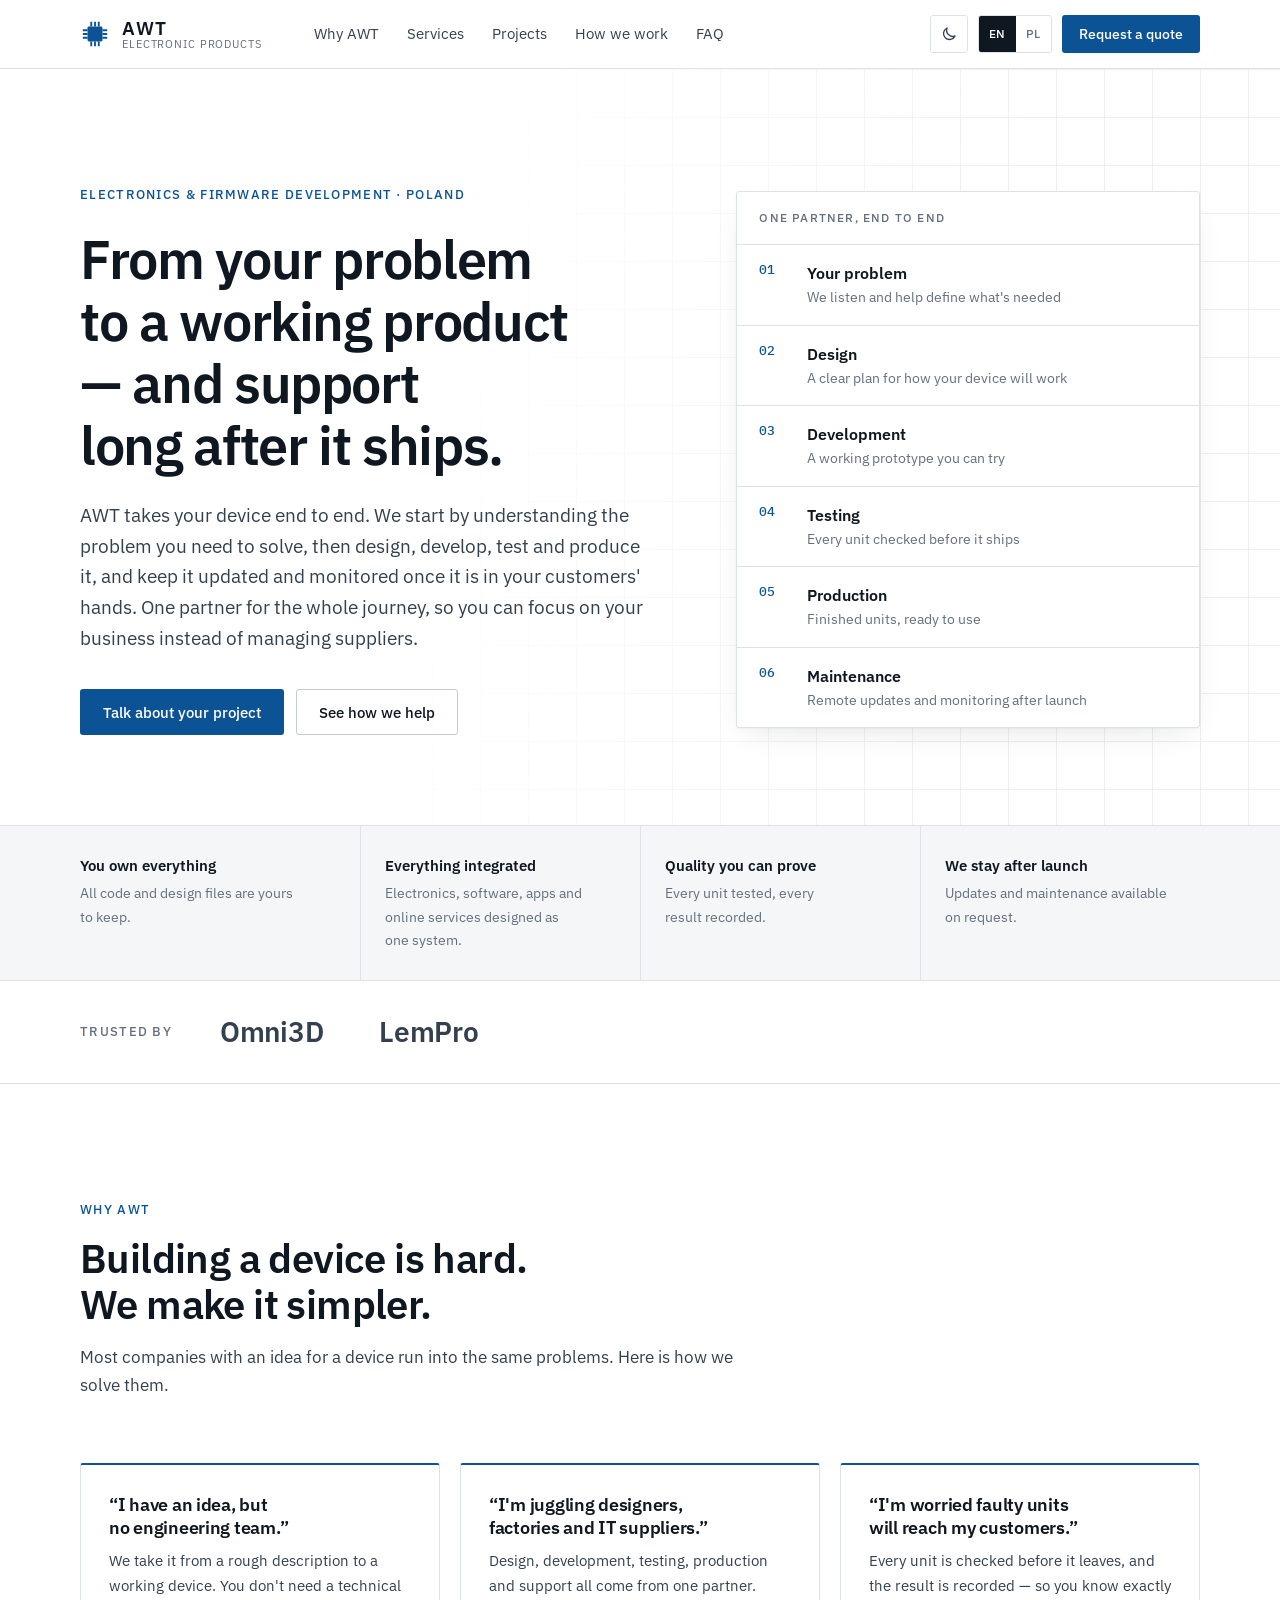
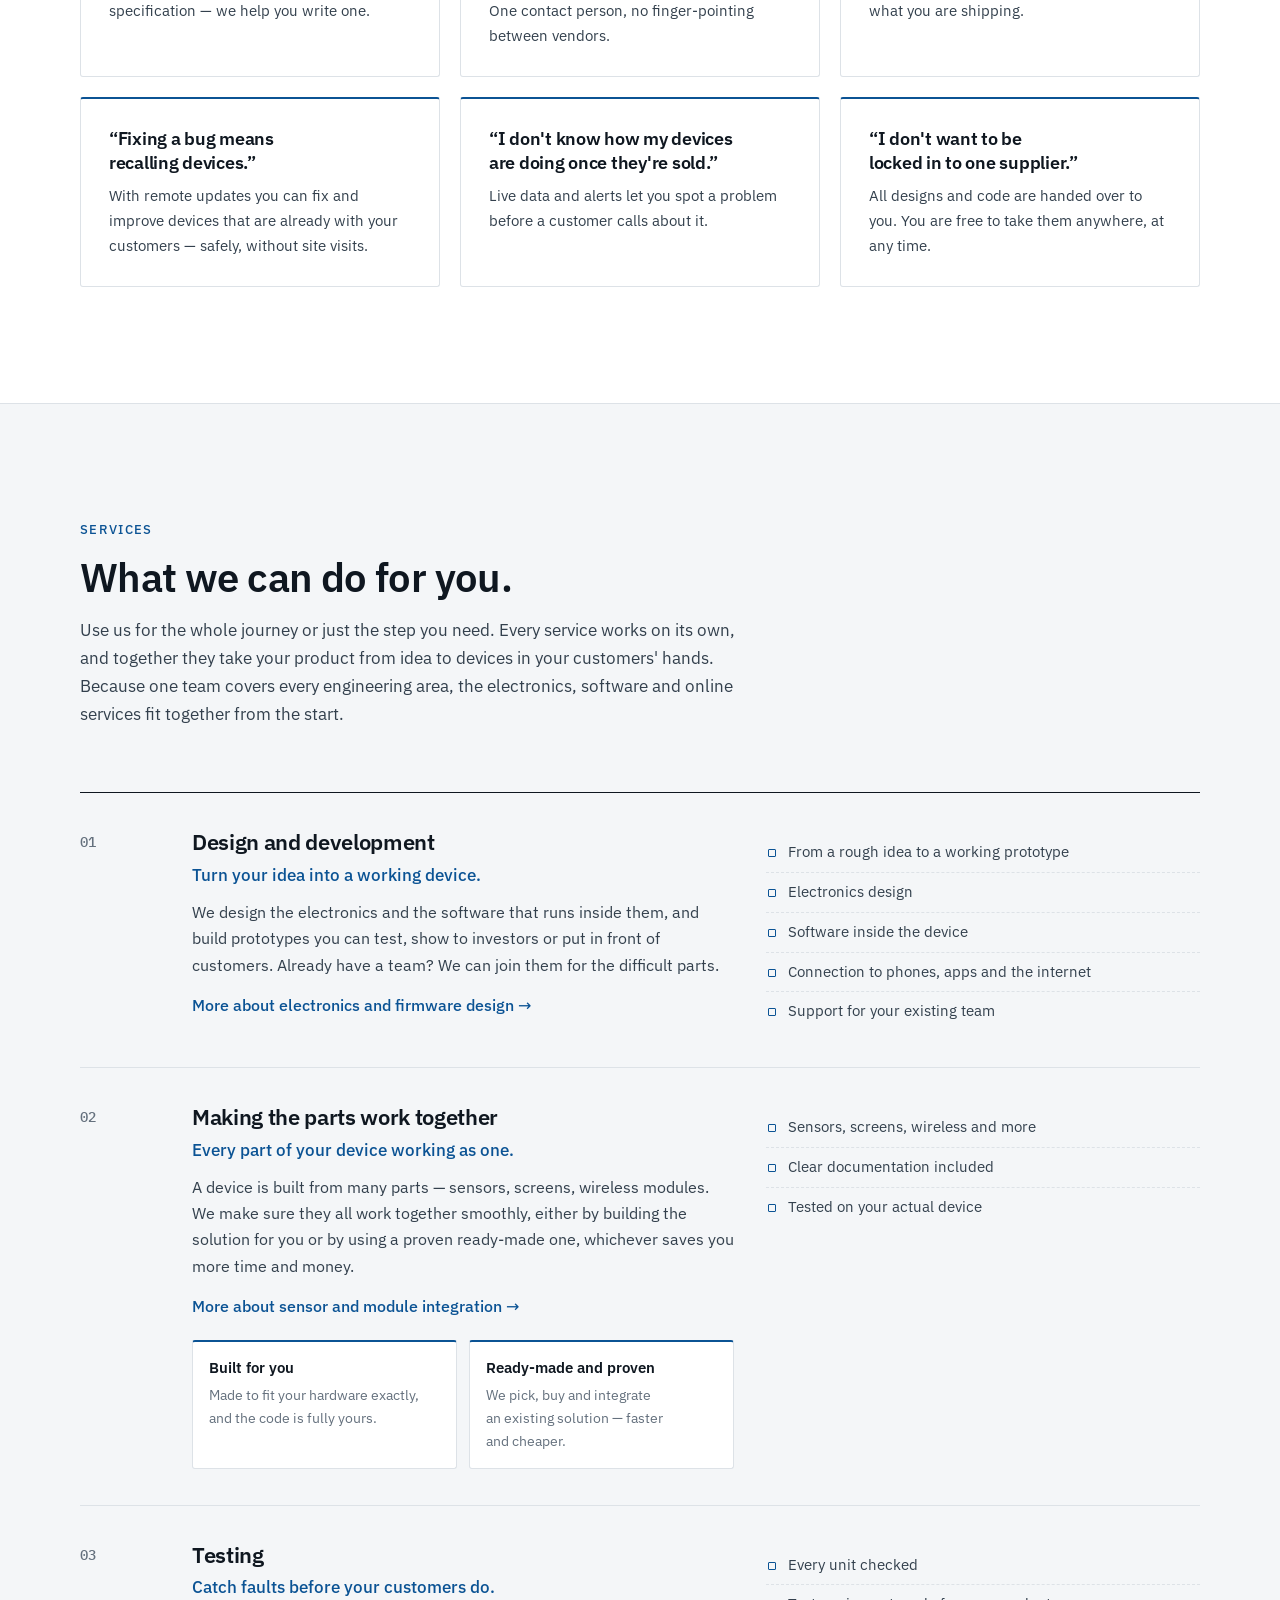
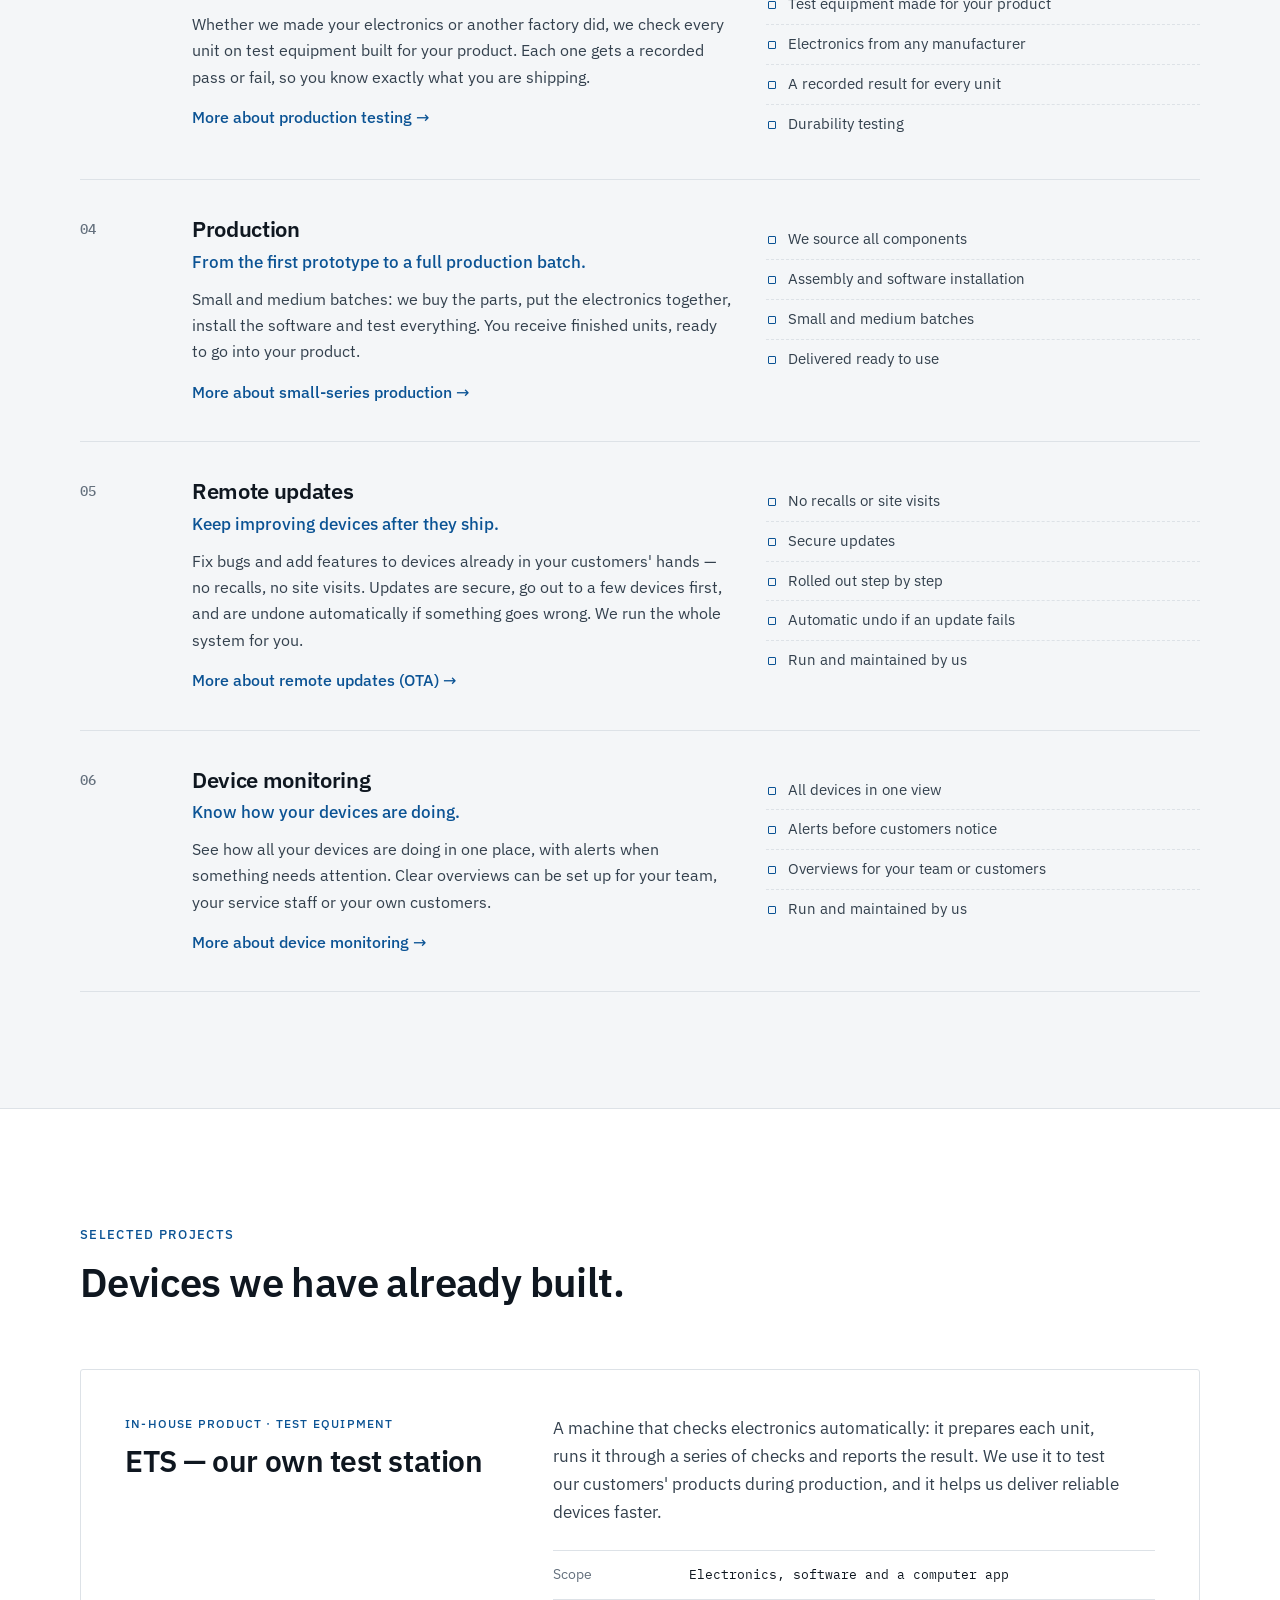
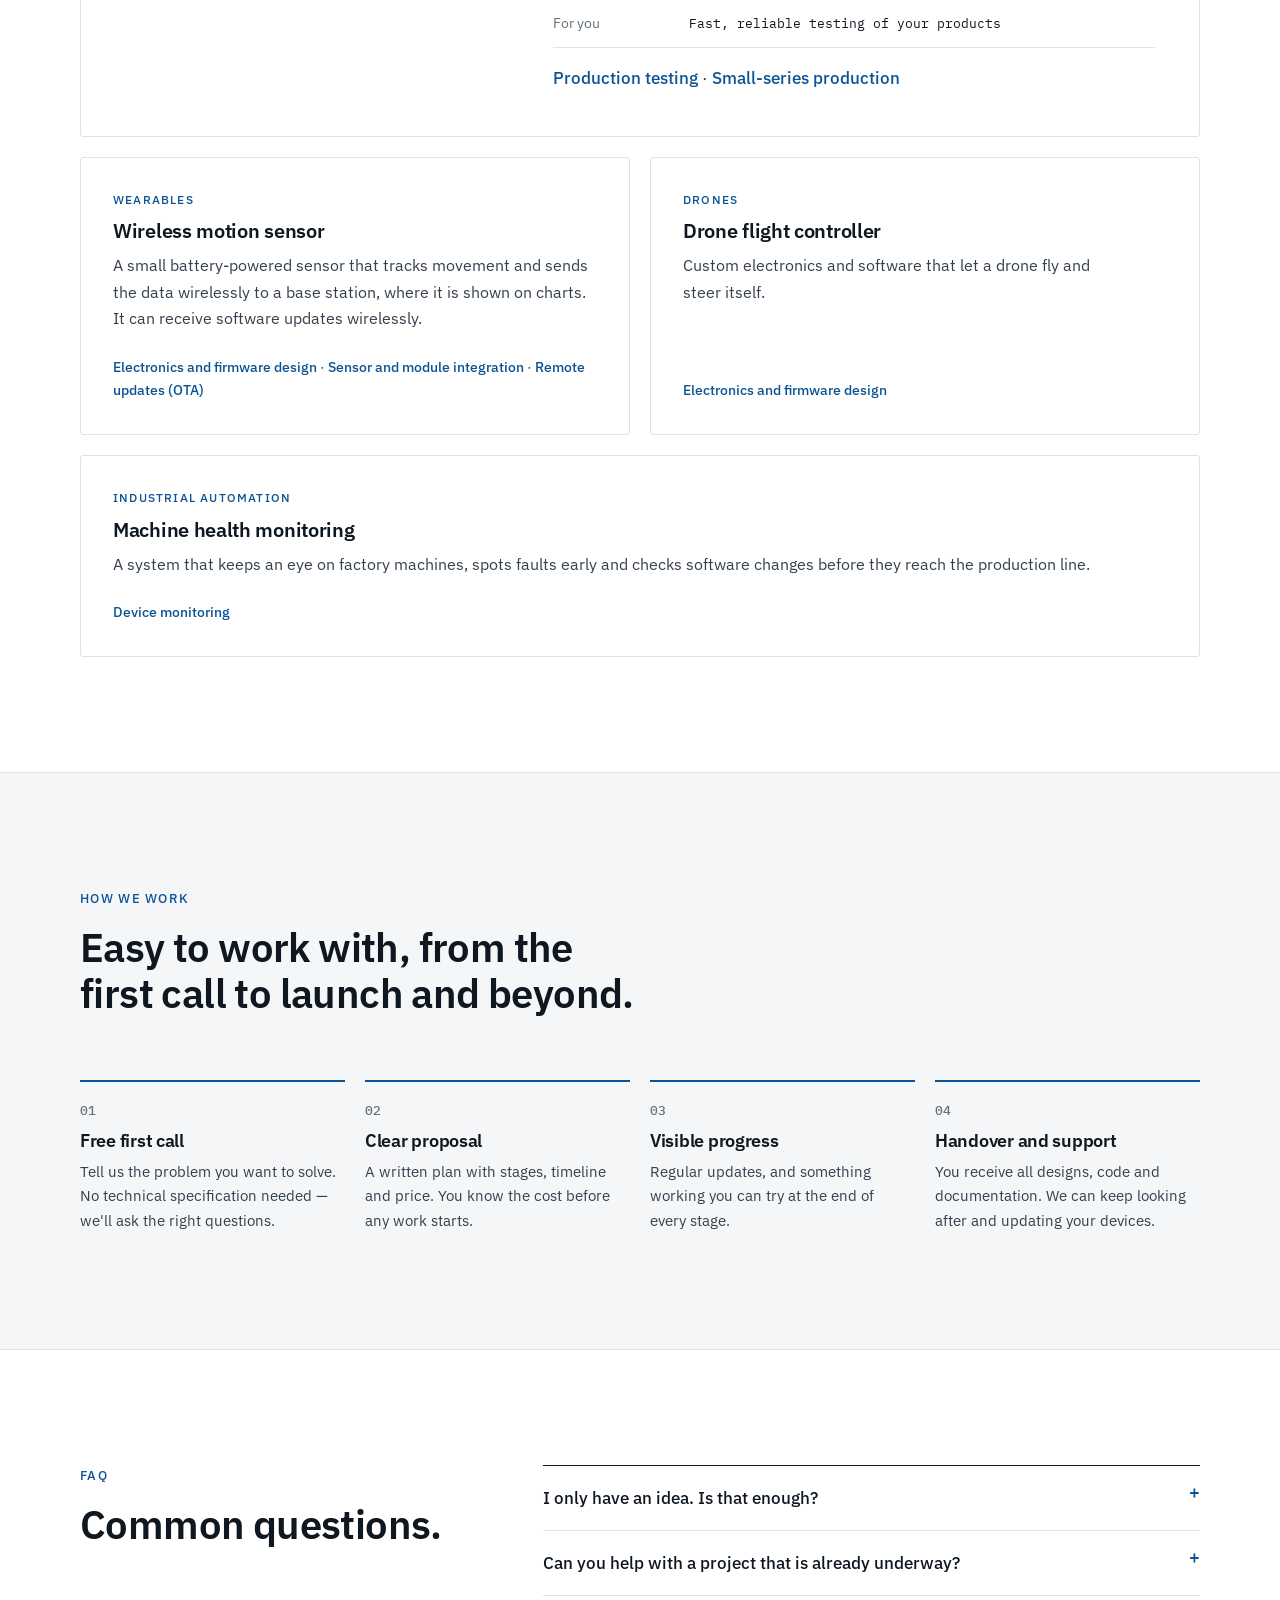
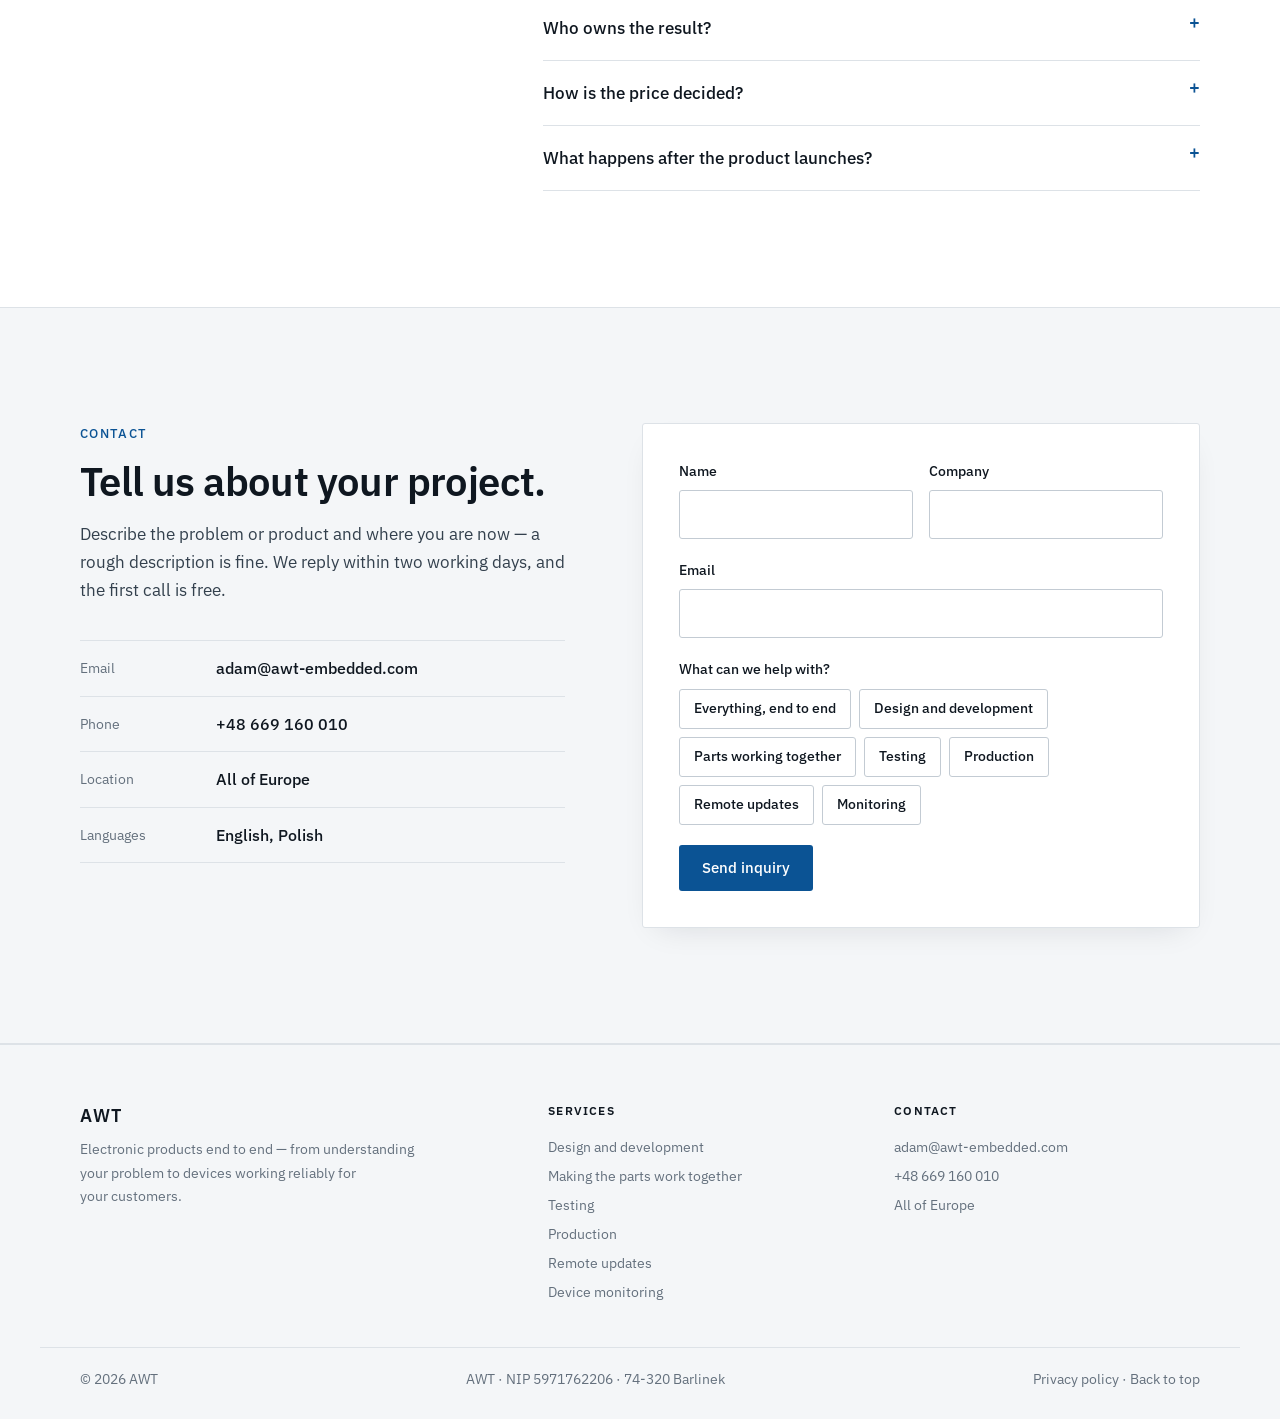
<file: index.html>
<!doctype html>
<html lang="en">
<head>
  <meta charset="utf-8">
  <meta name="viewport" content="width=device-width, initial-scale=1">
  <title>Embedded Electronics &amp; Firmware Development — AWT, Poland</title>
  <meta name="description" content="Embedded electronics and firmware design, prototyping, testing and small-series production, plus remote updates and device monitoring. One partner from idea to finished product.">
  <meta name="color-scheme" content="light dark">
  <script id="lang-redirect">
    // Polish visitors (saved choice or browser language) go to /pl/ — EN link sets "en" first.
    try { var l = localStorage.getItem("awt-lang"); } catch (e) {}
    if (!l) l = (navigator.language || "").toLowerCase().indexOf("pl") === 0 ? "pl" : "en";
    if (l === "pl") location.replace("pl/" + location.hash);
  </script>
  <script>
    // set theme before first paint
    try { var t = localStorage.getItem("awt-theme"); } catch (e) {}
    document.documentElement.dataset.theme = t === "dark" ? "dark" : "light";
  </script>
  <link rel="icon" href="favicon.svg" type="image/svg+xml">
  <link rel="preload" href="fonts/ibm-plex-sans-latin.woff2" as="font" type="font/woff2" crossorigin>
  <link rel="canonical" href="https://www.awt-embedded.com/">
  <link rel="alternate" hreflang="en" href="https://www.awt-embedded.com/">
  <link rel="alternate" hreflang="pl" href="https://www.awt-embedded.com/pl/">
  <link rel="alternate" hreflang="x-default" href="https://www.awt-embedded.com/">
  <meta property="og:type" content="website">
  <meta property="og:site_name" content="AWT">
  <meta property="og:title" content="Embedded Electronics &amp; Firmware Development — AWT">
  <meta property="og:description" content="From your problem to a working product — design, development, testing, production and maintenance from one partner.">
  <meta property="og:url" content="https://www.awt-embedded.com/">
  <meta property="og:image" content="https://www.awt-embedded.com/og-image.png">
  <meta property="og:image:width" content="1200">
  <meta property="og:image:height" content="630">
  <meta property="og:locale" content="en_GB">
  <meta property="og:locale:alternate" content="pl_PL">
  <meta name="twitter:card" content="summary_large_image">
  <script type="application/ld+json">
  {
    "@context": "https://schema.org",
    "@type": "ProfessionalService",
    "name": "AWT",
    "url": "https://www.awt-embedded.com/",
    "image": "https://www.awt-embedded.com/og-image.png",
    "description": "Embedded electronics and firmware development: design, prototyping, testing, small-series production, remote updates and device monitoring.",
    "email": "adam@awt-embedded.com",
    "telephone": "+48669160010",
    "taxID": "5971762206",
    "address": { "@type": "PostalAddress", "postalCode": "74-320", "addressLocality": "Barlinek", "addressCountry": "PL" },
    "areaServed": "Europe",
    "knowsLanguage": ["en", "pl"],
    "knowsAbout": ["Embedded systems", "Electronics design", "PCB design", "Firmware development", "Prototyping", "Production testing", "OTA updates", "IoT device monitoring"]
  }
  </script>
  <link rel="stylesheet" href="styles.css">
</head>
<body>
  <a class="skip" href="#main" data-i18n="skip">Skip to content</a>

  <header class="topbar">
    <div class="wrap topbar__inner">
      <a class="brand" href="#top" aria-label="AWT — home">
        <svg class="brand__logo" viewBox="0 0 32 32" aria-hidden="true">
          <rect x="8" y="8" width="16" height="16" rx="1.5"/>
          <path d="M12 3v5M16 3v5M20 3v5M12 24v5M16 24v5M20 24v5M3 12h5M3 16h5M3 20h5M24 12h5M24 16h5M24 20h5"/>
        </svg>
        <span class="brand__text">
          <span class="brand__name">AWT</span>
          <span class="brand__sub" data-i18n="brand">Electronic products</span>
        </span>
      </a>
      <nav class="nav" aria-label="Main">
        <a href="#why" data-i18n="nav.why">Why AWT</a>
        <a href="#services" data-i18n="nav.services">Services</a>
        <a href="#projects" data-i18n="nav.projects">Projects</a>
        <a href="#process" data-i18n="nav.process">How we work</a>
        <a href="#faq" data-i18n="nav.faq">FAQ</a>
      </nav>
      <div class="topbar__tools">
        <button class="iconbtn" type="button" id="theme-toggle" aria-label="Toggle dark mode">
          <svg class="i-moon" viewBox="0 0 24 24" aria-hidden="true"><path d="M20 14.5A8 8 0 0 1 9.5 4a8 8 0 1 0 10.5 10.5z"/></svg>
          <svg class="i-sun" viewBox="0 0 24 24" aria-hidden="true"><circle cx="12" cy="12" r="4"/><path d="M12 2v2M12 20v2M2 12h2M20 12h2M4.9 4.9l1.4 1.4M17.7 17.7l1.4 1.4M4.9 19.1l1.4-1.4M17.7 6.3l1.4-1.4"/></svg>
        </button>
        <div class="lang" role="group" aria-label="Language">
          <a href="./" data-lang="en" hreflang="en" lang="en" aria-current="page">EN</a>
          <a href="pl/" data-lang="pl" hreflang="pl" lang="pl">PL</a>
        </div>
        <a class="btn btn--primary btn--sm" href="#contact" data-i18n="nav.cta">Request a quote</a>
      </div>
    </div>
  </header>

  <main id="main">
    <!-- HERO -->
    <section class="hero" id="top">
      <div class="wrap hero__grid">
        <div class="hero__copy">
          <p class="kicker" data-i18n="hero.kicker">Electronics &amp; firmware development · Poland</p>
          <h1 data-i18n="hero.title">From your problem to a working product — and support long after it ships.</h1>
          <p class="lede" data-i18n="hero.lede">AWT takes your device end to end. We start by understanding the problem you need to solve, then design, develop, test and produce it, and keep it updated and monitored once it is in your customers' hands. One partner for the whole journey, so you can focus on your business instead of managing suppliers.</p>
          <div class="hero__actions">
            <a class="btn btn--primary" href="#contact" data-i18n="hero.cta">Talk about your project</a>
            <a class="btn btn--line" href="#why" data-i18n="hero.cta2">See how we help</a>
          </div>
        </div>

        <nav class="lifecycle" aria-label="End-to-end journey">
          <p class="lifecycle__title" data-i18n="lc.title">One partner, end to end</p>
          <ol>
            <li><a href="#process"><span class="lc__no">01</span><span class="lc__name" data-i18n="lc.1">Your problem</span><span class="lc__desc" data-i18n="lc.1d">We listen and help define what's needed</span></a></li>
            <li><a href="#svc-dev"><span class="lc__no">02</span><span class="lc__name" data-i18n="lc.2">Design</span><span class="lc__desc" data-i18n="lc.2d">A clear plan for how your device will work</span></a></li>
            <li><a href="#svc-dev"><span class="lc__no">03</span><span class="lc__name" data-i18n="lc.3">Development</span><span class="lc__desc" data-i18n="lc.3d">A working prototype you can try</span></a></li>
            <li><a href="#svc-test"><span class="lc__no">04</span><span class="lc__name" data-i18n="lc.4">Testing</span><span class="lc__desc" data-i18n="lc.4d">Every unit checked before it ships</span></a></li>
            <li><a href="#svc-prod"><span class="lc__no">05</span><span class="lc__name" data-i18n="lc.5">Production</span><span class="lc__desc" data-i18n="lc.5d">Finished units, ready to use</span></a></li>
            <li><a href="#svc-ota"><span class="lc__no">06</span><span class="lc__name" data-i18n="lc.6">Maintenance</span><span class="lc__desc" data-i18n="lc.6d">Remote updates and monitoring after launch</span></a></li>
          </ol>
        </nav>
      </div>
    </section>

    <!-- COMMITMENTS STRIP -->
    <section class="strip" aria-label="Commitments">
      <div class="wrap strip__grid">
        <div><p class="strip__h" data-i18n="c1.h">You own everything</p><p data-i18n="c1.p">All code and design files are yours to keep.</p></div>
        <div><p class="strip__h" data-i18n="c2.h">Everything integrated</p><p data-i18n="c2.p">Electronics, software, apps and online services designed as one system.</p></div>
        <div><p class="strip__h" data-i18n="c3.h">Quality you can prove</p><p data-i18n="c3.p">Every unit tested, every result recorded.</p></div>
        <div><p class="strip__h" data-i18n="c4.h">We stay after launch</p><p data-i18n="c4.p">Updates and maintenance available on request.</p></div>
      </div>
    </section>

    <!-- TRUSTED BY -->
    <section class="trusted" aria-labelledby="trusted-h">
      <div class="wrap trusted__inner">
        <p class="trusted__h" id="trusted-h" data-i18n="trusted.h">Trusted by</p>
        <ul class="trusted__list">
          <li>Omni3D</li>
          <li>LemPro</li>
        </ul>
      </div>
    </section>

    <!-- WHY -->
    <section class="section" id="why">
      <div class="wrap">
        <header class="section__head">
          <p class="eyebrow" data-i18n="why.eyebrow">Why AWT</p>
          <h2 data-i18n="why.title">Building a device is hard. We make it simpler.</h2>
          <p class="section__intro" data-i18n="why.intro">Most companies with an idea for a device run into the same problems. Here is how we solve them.</p>
        </header>
        <div class="pains">
          <article class="pain"><h3 data-i18n="w1.h">“I have an idea, but no engineering team.”</h3><p data-i18n="w1.p">We take it from a rough description to a working device. You don't need a technical specification — we help you write one.</p></article>
          <article class="pain"><h3 data-i18n="w2.h">“I'm juggling designers, factories and IT suppliers.”</h3><p data-i18n="w2.p">Design, development, testing, production and support all come from one partner. One contact person, no finger-pointing between vendors.</p></article>
          <article class="pain"><h3 data-i18n="w3.h">“I'm worried faulty units will reach my customers.”</h3><p data-i18n="w3.p">Every unit is checked before it leaves, and the result is recorded — so you know exactly what you are shipping.</p></article>
          <article class="pain"><h3 data-i18n="w4.h">“Fixing a bug means recalling devices.”</h3><p data-i18n="w4.p">With remote updates you can fix and improve devices that are already with your customers — safely, without site visits.</p></article>
          <article class="pain"><h3 data-i18n="w5.h">“I don't know how my devices are doing once they're sold.”</h3><p data-i18n="w5.p">Live data and alerts let you spot a problem before a customer calls about it.</p></article>
          <article class="pain"><h3 data-i18n="w6.h">“I don't want to be locked in to one supplier.”</h3><p data-i18n="w6.p">All designs and code are handed over to you. You are free to take them anywhere, at any time.</p></article>
        </div>
      </div>
    </section>

    <!-- SERVICES -->
    <section class="section section--alt" id="services">
      <div class="wrap">
        <header class="section__head">
          <p class="eyebrow" data-i18n="services.eyebrow">Services</p>
          <h2 data-i18n="services.title">What we can do for you.</h2>
          <p class="section__intro" data-i18n="services.intro">Use us for the whole journey or just the step you need. Every service works on its own, and together they take your product from idea to devices in your customers' hands. Because one team covers every engineering area, the electronics, software and online services fit together from the start.</p>
        </header>

        <div class="services">
          <article class="service" id="svc-dev">
            <p class="service__no">01</p>
            <div>
              <h3 data-i18n="s1.title">Design and development</h3>
              <p class="service__pitch" data-i18n="s1.pitch">Turn your idea into a working device.</p>
              <p data-i18n="s1.text">We design the electronics and the software that runs inside them, and build prototypes you can test, show to investors or put in front of customers. Already have a team? We can join them for the difficult parts.</p>
              <p class="service__more"><a href="services/electronics-design/" data-i18n="s1.more">More about electronics and firmware design</a></p>
            </div>
            <ul class="deliv">
              <li data-i18n="s1.t1">From a rough idea to a working prototype</li>
              <li data-i18n="s1.t2">Electronics design</li>
              <li data-i18n="s1.t3">Software inside the device</li>
              <li data-i18n="s1.t4">Connection to phones, apps and the internet</li>
              <li data-i18n="s1.t5">Support for your existing team</li>
            </ul>
          </article>

          <article class="service" id="svc-drv">
            <p class="service__no">02</p>
            <div>
              <h3 data-i18n="s6.title">Making the parts work together</h3>
              <p class="service__pitch" data-i18n="s6.pitch">Every part of your device working as one.</p>
              <p data-i18n="s6.text">A device is built from many parts — sensors, screens, wireless modules. We make sure they all work together smoothly, either by building the solution for you or by using a proven ready-made one, whichever saves you more time and money.</p>
              <p class="service__more"><a href="services/hardware-integration/" data-i18n="s6.more">More about sensor and module integration</a></p>
              <div class="options">
                <div><p class="options__h" data-i18n="s6.o1">Built for you</p><p data-i18n="s6.o1d">Made to fit your hardware exactly, and the code is fully yours.</p></div>
                <div><p class="options__h" data-i18n="s6.o2">Ready-made and proven</p><p data-i18n="s6.o2d">We pick, buy and integrate an existing solution — faster and cheaper.</p></div>
              </div>
            </div>
            <ul class="deliv">
              <li data-i18n="s6.t1">Sensors, screens, wireless and more</li>
              <li data-i18n="s6.t2">Clear documentation included</li>
              <li data-i18n="s6.t3">Tested on your actual device</li>
            </ul>
          </article>

          <article class="service" id="svc-test">
            <p class="service__no">03</p>
            <div>
              <h3 data-i18n="s2.title">Testing</h3>
              <p class="service__pitch" data-i18n="s2.pitch">Catch faults before your customers do.</p>
              <p data-i18n="s2.text">Whether we made your electronics or another factory did, we check every unit on test equipment built for your product. Each one gets a recorded pass or fail, so you know exactly what you are shipping.</p>
              <p class="service__more"><a href="services/production-testing/" data-i18n="s2.more">More about production testing</a></p>
            </div>
            <ul class="deliv">
              <li data-i18n="s2.t1">Every unit checked</li>
              <li data-i18n="s2.t2">Test equipment made for your product</li>
              <li data-i18n="s2.t3">Electronics from any manufacturer</li>
              <li data-i18n="s2.t4">A recorded result for every unit</li>
              <li data-i18n="s2.t5">Durability testing</li>
            </ul>
          </article>

          <article class="service" id="svc-prod">
            <p class="service__no">04</p>
            <div>
              <h3 data-i18n="s5.title">Production</h3>
              <p class="service__pitch" data-i18n="s5.pitch">From the first prototype to a full production batch.</p>
              <p data-i18n="s5.text">Small and medium batches: we buy the parts, put the electronics together, install the software and test everything. You receive finished units, ready to go into your product.</p>
              <p class="service__more"><a href="services/electronics-production/" data-i18n="s5.more">More about small-series production</a></p>
            </div>
            <ul class="deliv">
              <li data-i18n="s5.t1">We source all components</li>
              <li data-i18n="s5.t2">Assembly and software installation</li>
              <li data-i18n="s5.t3">Small and medium batches</li>
              <li data-i18n="s5.t4">Delivered ready to use</li>
            </ul>
          </article>

          <article class="service" id="svc-ota">
            <p class="service__no">05</p>
            <div>
              <h3 data-i18n="s3.title">Remote updates</h3>
              <p class="service__pitch" data-i18n="s3.pitch">Keep improving devices after they ship.</p>
              <p data-i18n="s3.text">Fix bugs and add features to devices already in your customers' hands — no recalls, no site visits. Updates are secure, go out to a few devices first, and are undone automatically if something goes wrong. We run the whole system for you.</p>
              <p class="service__more"><a href="services/ota-updates/" data-i18n="s3.more">More about remote updates (OTA)</a></p>
            </div>
            <ul class="deliv">
              <li data-i18n="s3.t1">No recalls or site visits</li>
              <li data-i18n="s3.t2">Secure updates</li>
              <li data-i18n="s3.t3">Rolled out step by step</li>
              <li data-i18n="s3.t4">Automatic undo if an update fails</li>
              <li data-i18n="s3.t5">Run and maintained by us</li>
            </ul>
          </article>

          <article class="service" id="svc-tel">
            <p class="service__no">06</p>
            <div>
              <h3 data-i18n="s4.title">Device monitoring</h3>
              <p class="service__pitch" data-i18n="s4.pitch">Know how your devices are doing.</p>
              <p data-i18n="s4.text">See how all your devices are doing in one place, with alerts when something needs attention. Clear overviews can be set up for your team, your service staff or your own customers.</p>
              <p class="service__more"><a href="services/device-monitoring/" data-i18n="s4.more">More about device monitoring</a></p>
            </div>
            <ul class="deliv">
              <li data-i18n="s4.t1">All devices in one view</li>
              <li data-i18n="s4.t2">Alerts before customers notice</li>
              <li data-i18n="s4.t3">Overviews for your team or customers</li>
              <li data-i18n="s4.t4">Run and maintained by us</li>
            </ul>
          </article>
        </div>
      </div>
    </section>

    <!-- PROJECTS -->
    <section class="section" id="projects">
      <div class="wrap">
        <header class="section__head">
          <p class="eyebrow" data-i18n="work.eyebrow">Selected projects</p>
          <h2 data-i18n="work.title">Devices we have already built.</h2>
        </header>

        <div class="cases">
          <article class="case case--feature">
            <div class="case__meta">
              <p class="case__sector" data-i18n="p1.kind">In-house product · Test equipment</p>
              <h3 data-i18n="p1.title">ETS — our own test station</h3>
            </div>
            <div class="case__body">
              <p data-i18n="p1.text">A machine that checks electronics automatically: it prepares each unit, runs it through a series of checks and reports the result. We use it to test our customers' products during production, and it helps us deliver reliable devices faster.</p>
              <dl class="case__facts">
                <div><dt data-i18n="f.scope">Scope</dt><dd data-i18n="p1.scope">Electronics, software and a computer app</dd></div>
                <div><dt data-i18n="f.use">For you</dt><dd data-i18n="p1.use">Fast, reliable testing of your products</dd></div>
              </dl>
              <p class="case__links"><a href="services/production-testing/" data-i18n="svc.s2">Production testing</a> · <a href="services/electronics-production/" data-i18n="svc.s5">Small-series production</a></p>
            </div>
          </article>

          <article class="case">
            <p class="case__sector" data-i18n="p2.kind">Wearables</p>
            <h3 data-i18n="p2.title">Wireless motion sensor</h3>
            <p data-i18n="p2.text">A small battery-powered sensor that tracks movement and sends the data wirelessly to a base station, where it is shown on charts. It can receive software updates wirelessly.</p>
            <p class="case__links"><a href="services/electronics-design/" data-i18n="svc.s1">Electronics and firmware design</a> · <a href="services/hardware-integration/" data-i18n="svc.s6">Sensor and module integration</a> · <a href="services/ota-updates/" data-i18n="svc.s3">Remote updates (OTA)</a></p>
          </article>

          <article class="case">
            <p class="case__sector" data-i18n="p3.kind">Drones</p>
            <h3 data-i18n="p3.title">Drone flight controller</h3>
            <p data-i18n="p3.text">Custom electronics and software that let a drone fly and steer itself.</p>
            <p class="case__links"><a href="services/electronics-design/" data-i18n="svc.s1">Electronics and firmware design</a></p>
          </article>


          <article class="case">
            <p class="case__sector" data-i18n="p5.kind">Industrial automation</p>
            <h3 data-i18n="p5.title">Machine health monitoring</h3>
            <p data-i18n="p5.text">A system that keeps an eye on factory machines, spots faults early and checks software changes before they reach the production line.</p>
            <p class="case__links"><a href="services/device-monitoring/" data-i18n="svc.s4">Device monitoring</a></p>
          </article>
        </div>
      </div>
    </section>

    <!-- PROCESS -->
    <section class="section section--alt" id="process">
      <div class="wrap">
        <header class="section__head">
          <p class="eyebrow" data-i18n="process.eyebrow">How we work</p>
          <h2 data-i18n="process.title">Easy to work with, from the first call to launch and beyond.</h2>
        </header>
        <ol class="steps">
          <li><h3 data-i18n="st1.title">Free first call</h3><p data-i18n="st1.text">Tell us the problem you want to solve. No technical specification needed — we'll ask the right questions.</p></li>
          <li><h3 data-i18n="st2.title">Clear proposal</h3><p data-i18n="st2.text">A written plan with stages, timeline and price. You know the cost before any work starts.</p></li>
          <li><h3 data-i18n="st3.title">Visible progress</h3><p data-i18n="st3.text">Regular updates, and something working you can try at the end of every stage.</p></li>
          <li><h3 data-i18n="st4.title">Handover and support</h3><p data-i18n="st4.text">You receive all designs, code and documentation. We can keep looking after and updating your devices.</p></li>
        </ol>
      </div>
    </section>

    <!-- FAQ -->
    <section class="section" id="faq">
      <div class="wrap faq">
        <header class="section__head section__head--side">
          <p class="eyebrow" data-i18n="faq.eyebrow">FAQ</p>
          <h2 data-i18n="faq.title">Common questions.</h2>
        </header>
        <div class="faq__list">
          <details><summary data-i18n="q1">I only have an idea. Is that enough?</summary><p data-i18n="a1">Yes. Many projects start with a sketch or a short description. We help turn it into clear requirements and a plan before anything is built.</p></details>
          <details><summary data-i18n="q2">Can you help with a project that is already underway?</summary><p data-i18n="a2">Yes. We can support your team on specific tasks, or take on the remaining work.</p></details>
          <details><summary data-i18n="q3">Who owns the result?</summary><p data-i18n="a3">You do. All code, designs and documents are handed over to you.</p></details>
          <details><summary data-i18n="q4">How is the price decided?</summary><p data-i18n="a4">After the first call you receive a written proposal: a fixed price for each stage, or billing by time spent if the scope is still open.</p></details>
          <details><summary data-i18n="q5">What happens after the product launches?</summary><p data-i18n="a5">We can run the update and monitoring systems for you and keep improving your device's software.</p></details>
        </div>
      </div>
    </section>

    <!-- CONTACT -->
    <section class="section section--alt" id="contact">
      <div class="wrap contact">
        <div class="contact__intro">
          <p class="eyebrow" data-i18n="contact.eyebrow">Contact</p>
          <h2 data-i18n="contact.title">Tell us about your project.</h2>
          <p class="section__intro" data-i18n="contact.text">Describe the problem or product and where you are now — a rough description is fine. We reply within two working days, and the first call is free.</p>

          <dl class="details">
            <div><dt data-i18n="contact.email">Email</dt><dd><a href="mailto:adam@awt-embedded.com">adam@awt-embedded.com</a></dd></div>
            <div><dt data-i18n="contact.phone">Phone</dt><dd><a href="tel:+48669160010">+48 669 160 010</a></dd></div>
            <div><dt data-i18n="contact.loc">Location</dt><dd data-i18n="contact.locv">All of Europe</dd></div>
            <div><dt data-i18n="contact.langs">Languages</dt><dd data-i18n="contact.langsv">English, Polish</dd></div>
          </dl>
        </div>

        <form class="form" id="contact-form" novalidate>
          <div class="form__row">
            <div class="field">
              <label for="f-name" data-i18n="form.name">Name</label>
              <input id="f-name" name="name" autocomplete="name" required>
            </div>
            <div class="field">
              <label for="f-company" data-i18n="form.company">Company</label>
              <input id="f-company" name="company" autocomplete="organization">
            </div>
          </div>
          <div class="field">
            <label for="f-email" data-i18n="form.email">Email</label>
            <input id="f-email" name="email" type="email" autocomplete="email" required>
          </div>
          <fieldset class="field">
            <legend data-i18n="form.need">What can we help with?</legend>
            <div class="chips">
              <label><input type="checkbox" name="need" value="Whole product, end to end"><span data-i18n="form.c0">Everything, end to end</span></label>
              <label><input type="checkbox" name="need" value="Design and development"><span data-i18n="form.c1">Design and development</span></label>
              <label><input type="checkbox" name="need" value="Making parts work together"><span data-i18n="form.c6">Parts working together</span></label>
              <label><input type="checkbox" name="need" value="Testing"><span data-i18n="form.c2">Testing</span></label>
              <label><input type="checkbox" name="need" value="Production"><span data-i18n="form.c5">Production</span></label>
              <label><input type="checkbox" name="need" value="Remote updates"><span data-i18n="form.c3">Remote updates</span></label>
              <label><input type="checkbox" name="need" value="Device monitoring"><span data-i18n="form.c4">Monitoring</span></label>
            </div>
          </fieldset>
          <div class="form__foot">
            <button class="btn btn--primary" type="submit" data-i18n="form.send">Send inquiry</button>
            <p class="form__note" id="form-note" role="status" aria-live="polite"></p>
          </div>
        </form>
      </div>
    </section>
  </main>

  <footer class="footer">
    <div class="wrap footer__grid">
      <div class="footer__brand">
        <p class="footer__name">AWT</p>
        <p data-i18n="footer.about">Electronic products end to end — from understanding your problem to devices working reliably for your customers.</p>
      </div>
      <div>
        <p class="footer__h" data-i18n="services.eyebrow">Services</p>
        <ul>
          <li><a href="services/electronics-design/" data-i18n="s1.title">Design and development</a></li>
          <li><a href="services/hardware-integration/" data-i18n="s6.title">Making the parts work together</a></li>
          <li><a href="services/production-testing/" data-i18n="s2.title">Testing</a></li>
          <li><a href="services/electronics-production/" data-i18n="s5.title">Production</a></li>
          <li><a href="services/ota-updates/" data-i18n="s3.title">Remote updates</a></li>
          <li><a href="services/device-monitoring/" data-i18n="s4.title">Device monitoring</a></li>
        </ul>
      </div>
      <div>
        <p class="footer__h" data-i18n="contact.eyebrow">Contact</p>
        <ul>
          <li><a href="mailto:adam@awt-embedded.com">adam@awt-embedded.com</a></li>
          <li><a href="tel:+48669160010">+48 669 160 010</a></li>
          <li data-i18n="footer.loc">All of Europe</li>
        </ul>
      </div>
    </div>
    <div class="wrap footer__base">
      <span>© <span id="year">2026</span> AWT</span>
      <span class="footer__legal">AWT · NIP 5971762206 · 74-320 Barlinek</span>
      <span class="footer__links"><a href="privacy.html" data-i18n="footer.privacy">Privacy policy</a> · <a href="#top" data-i18n="footer.top">Back to top</a></span>
    </div>
  </footer>

  <script src="main.js"></script>
</body>
</html>
</file>
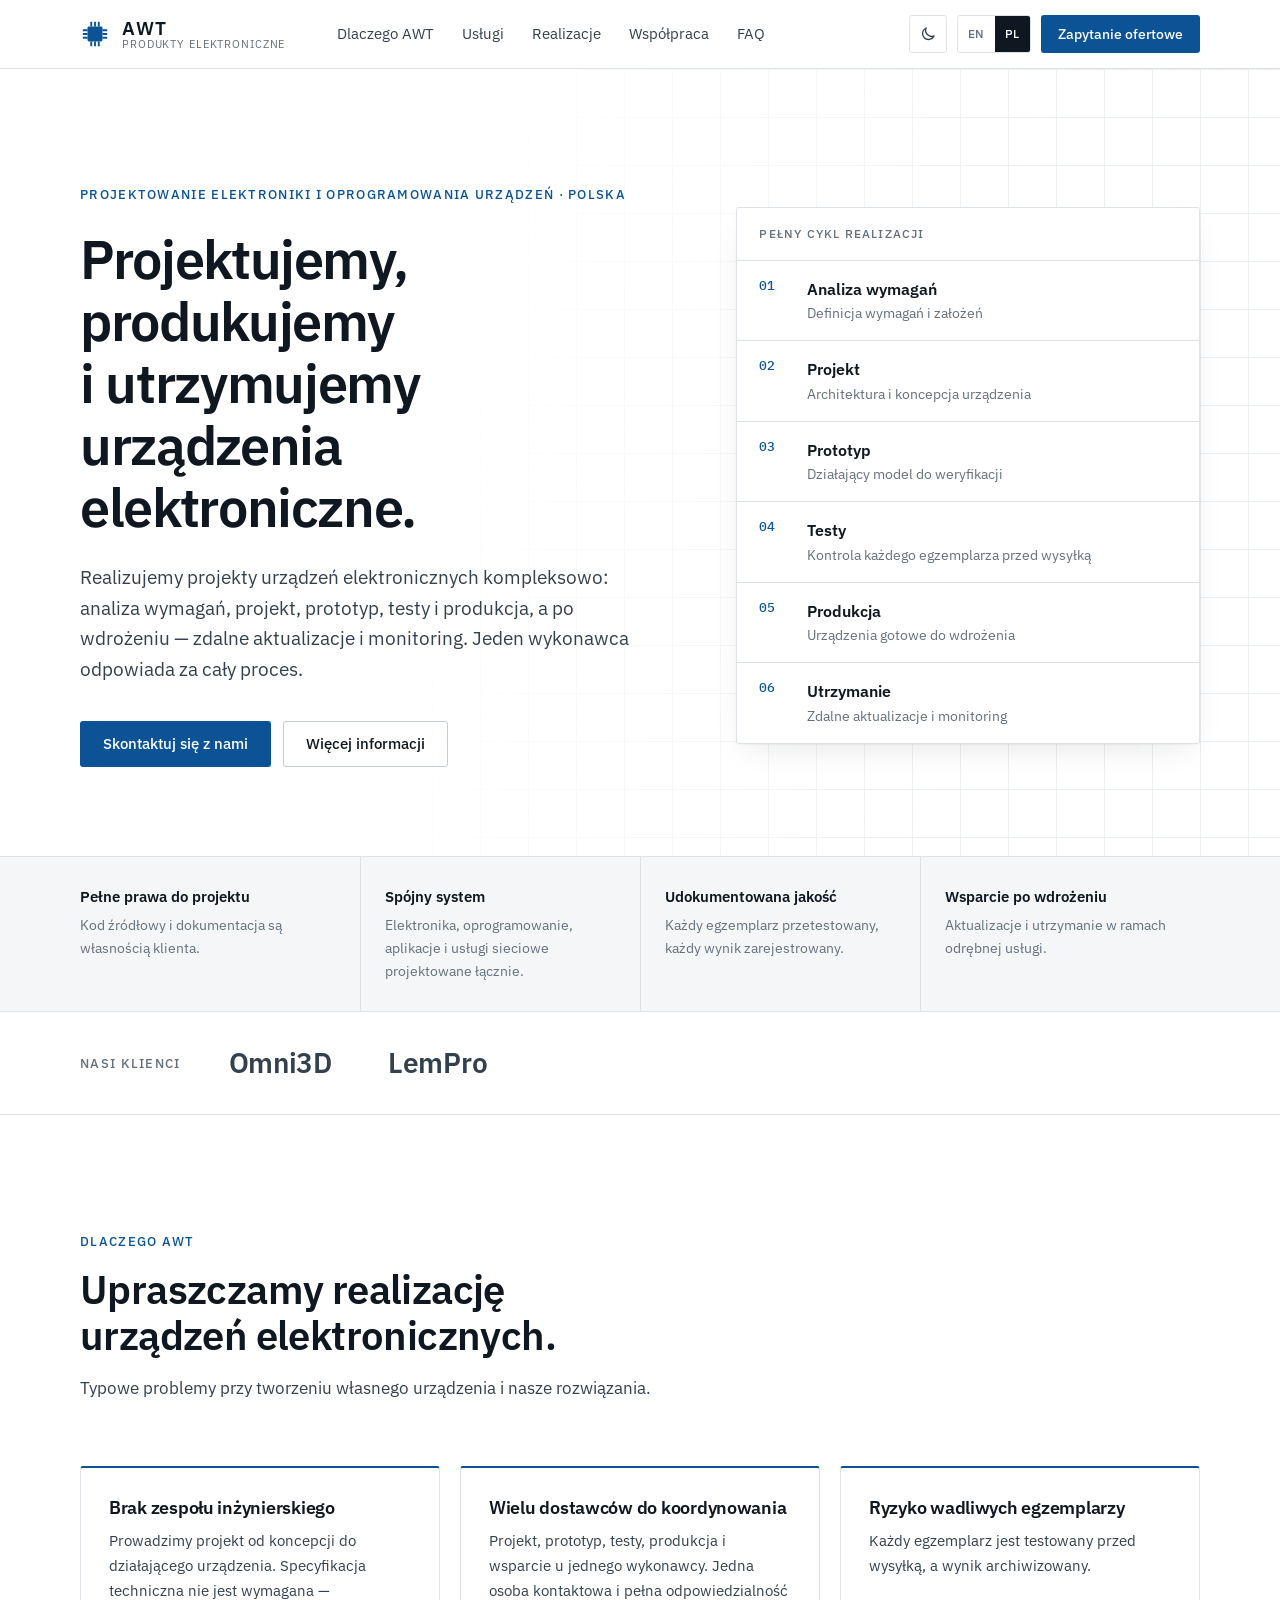
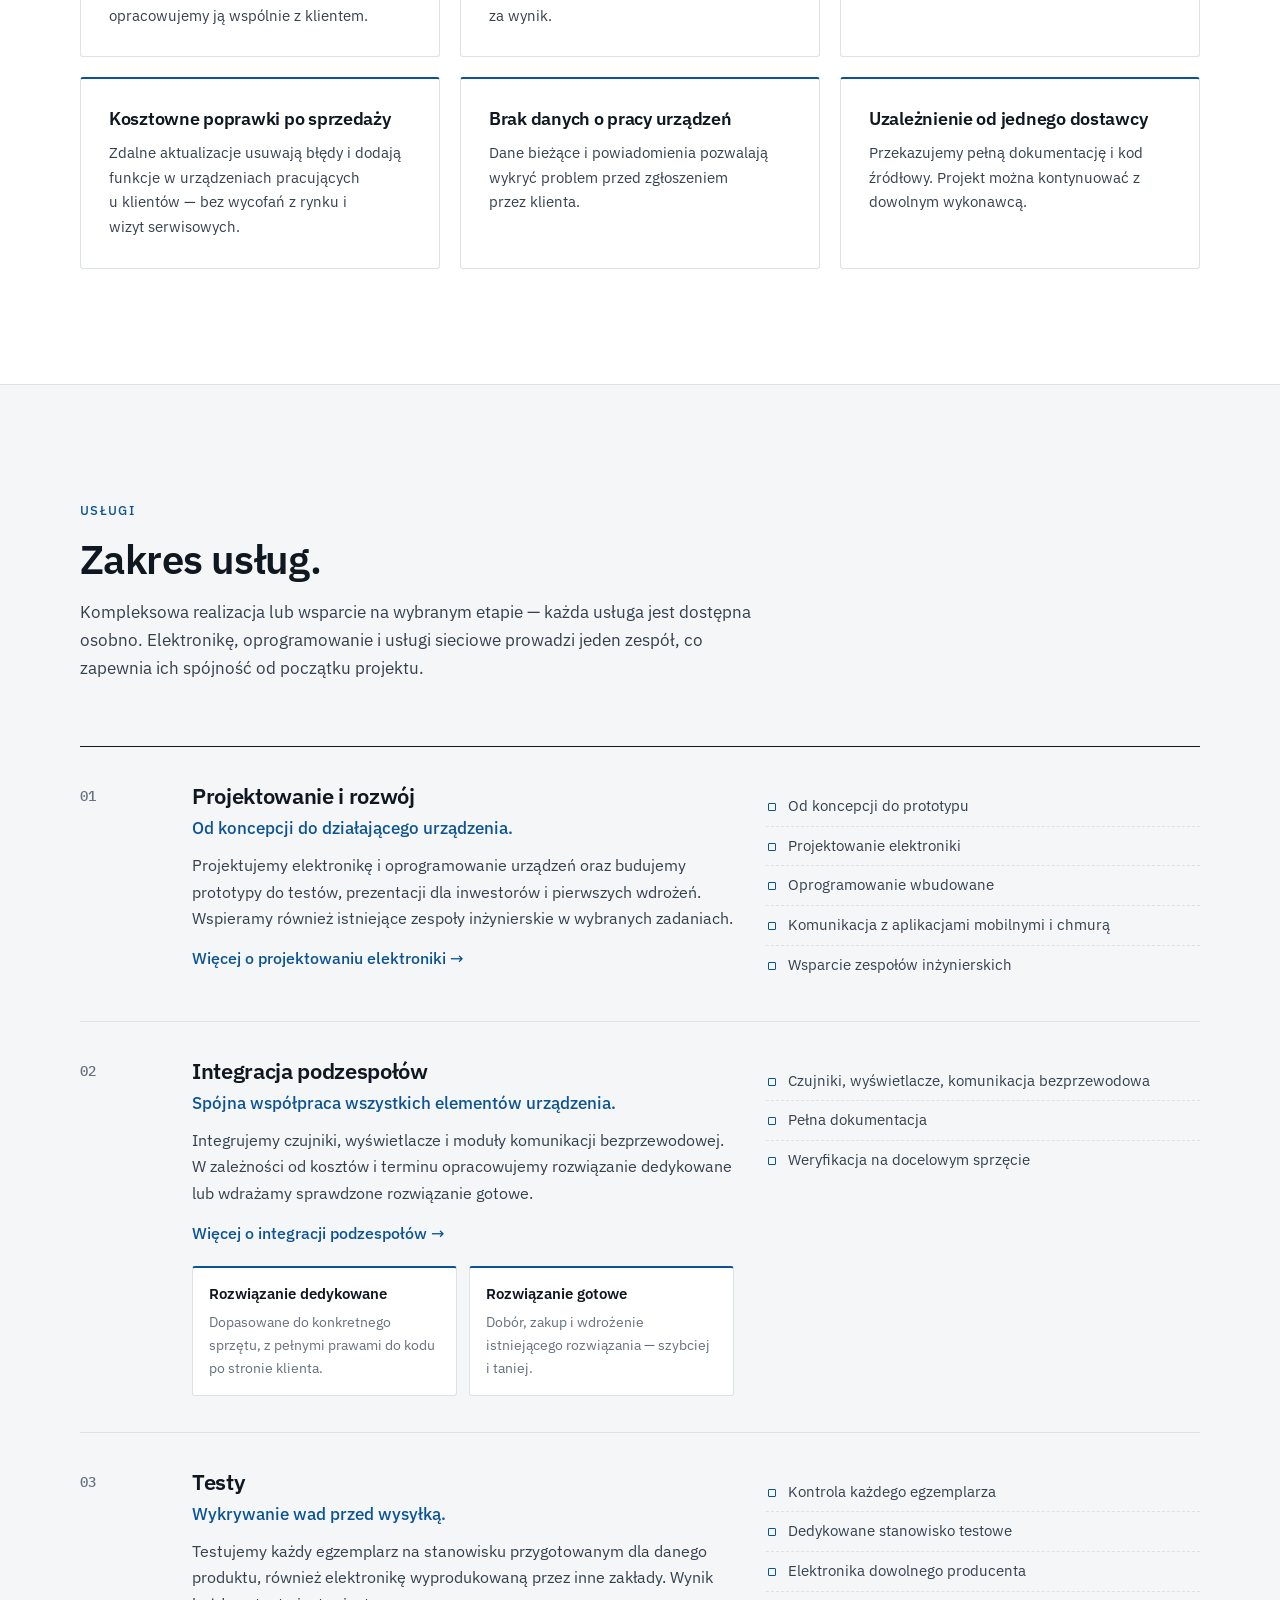
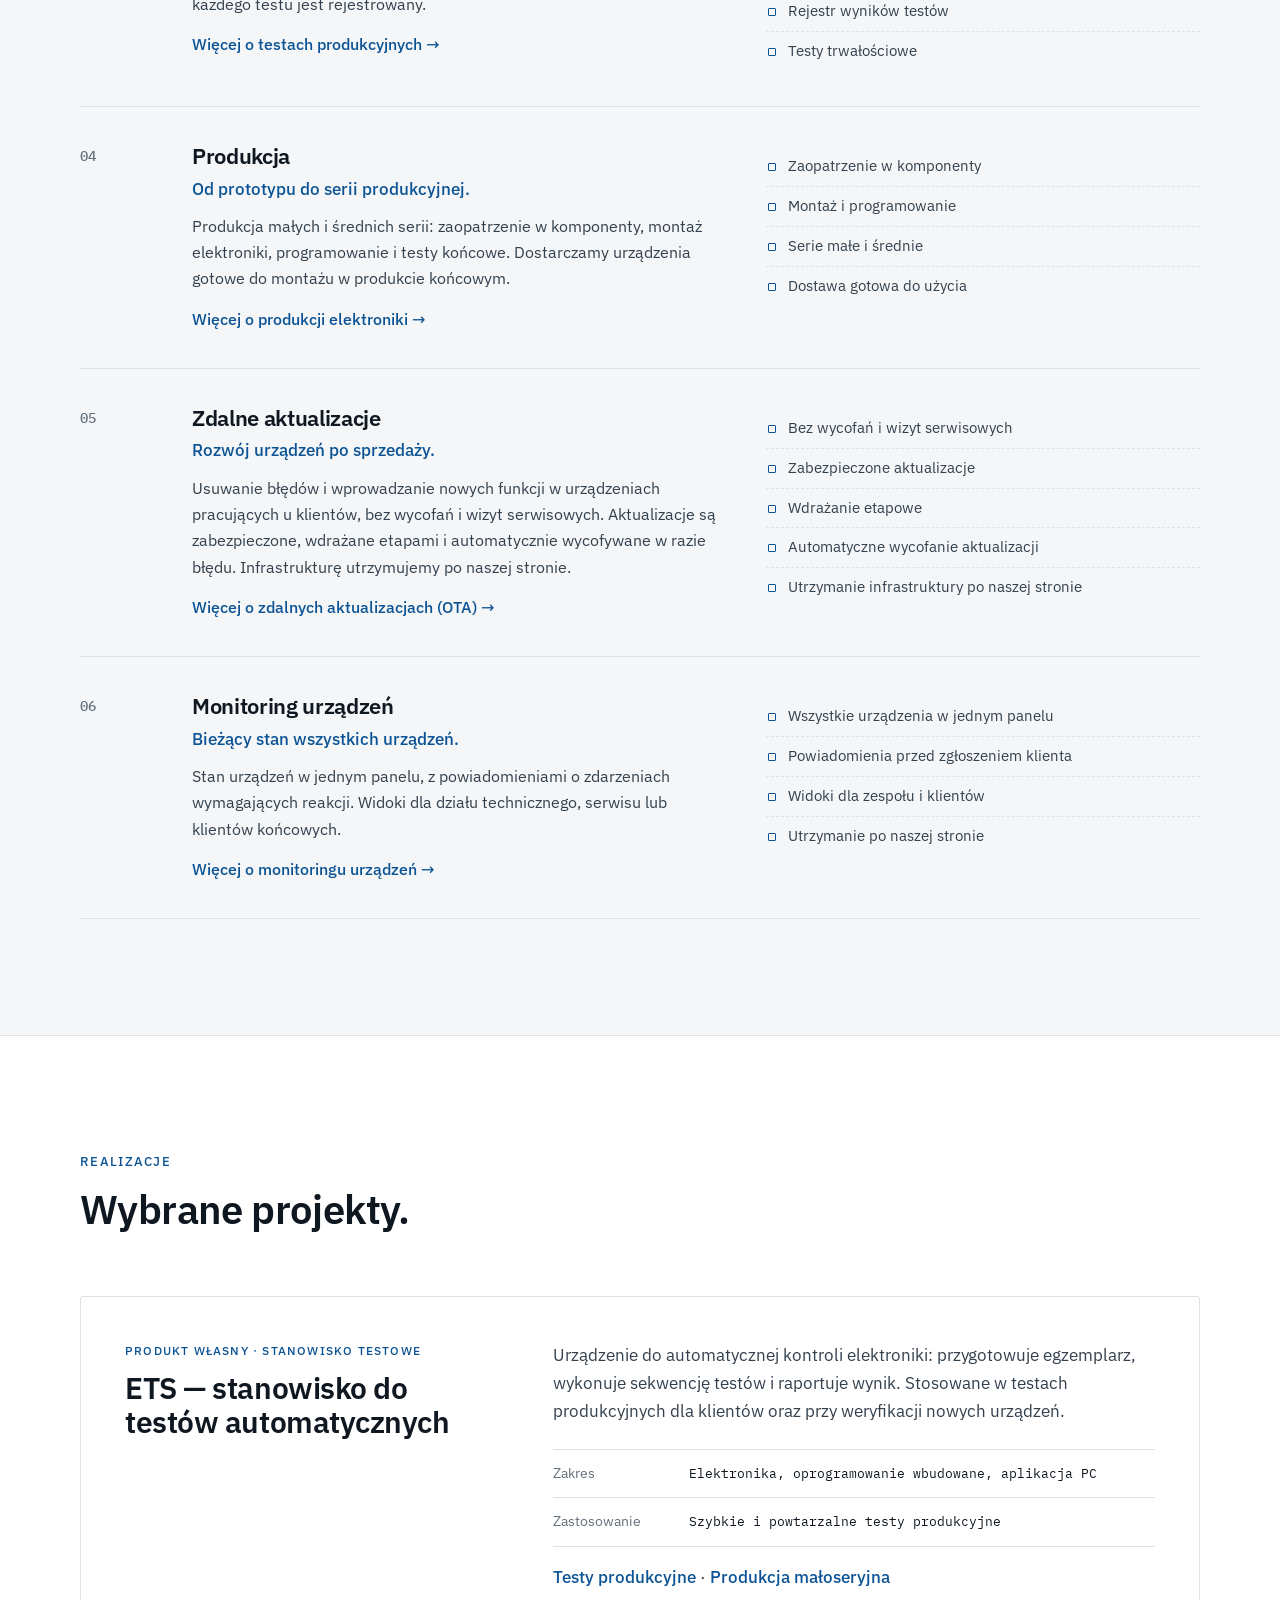
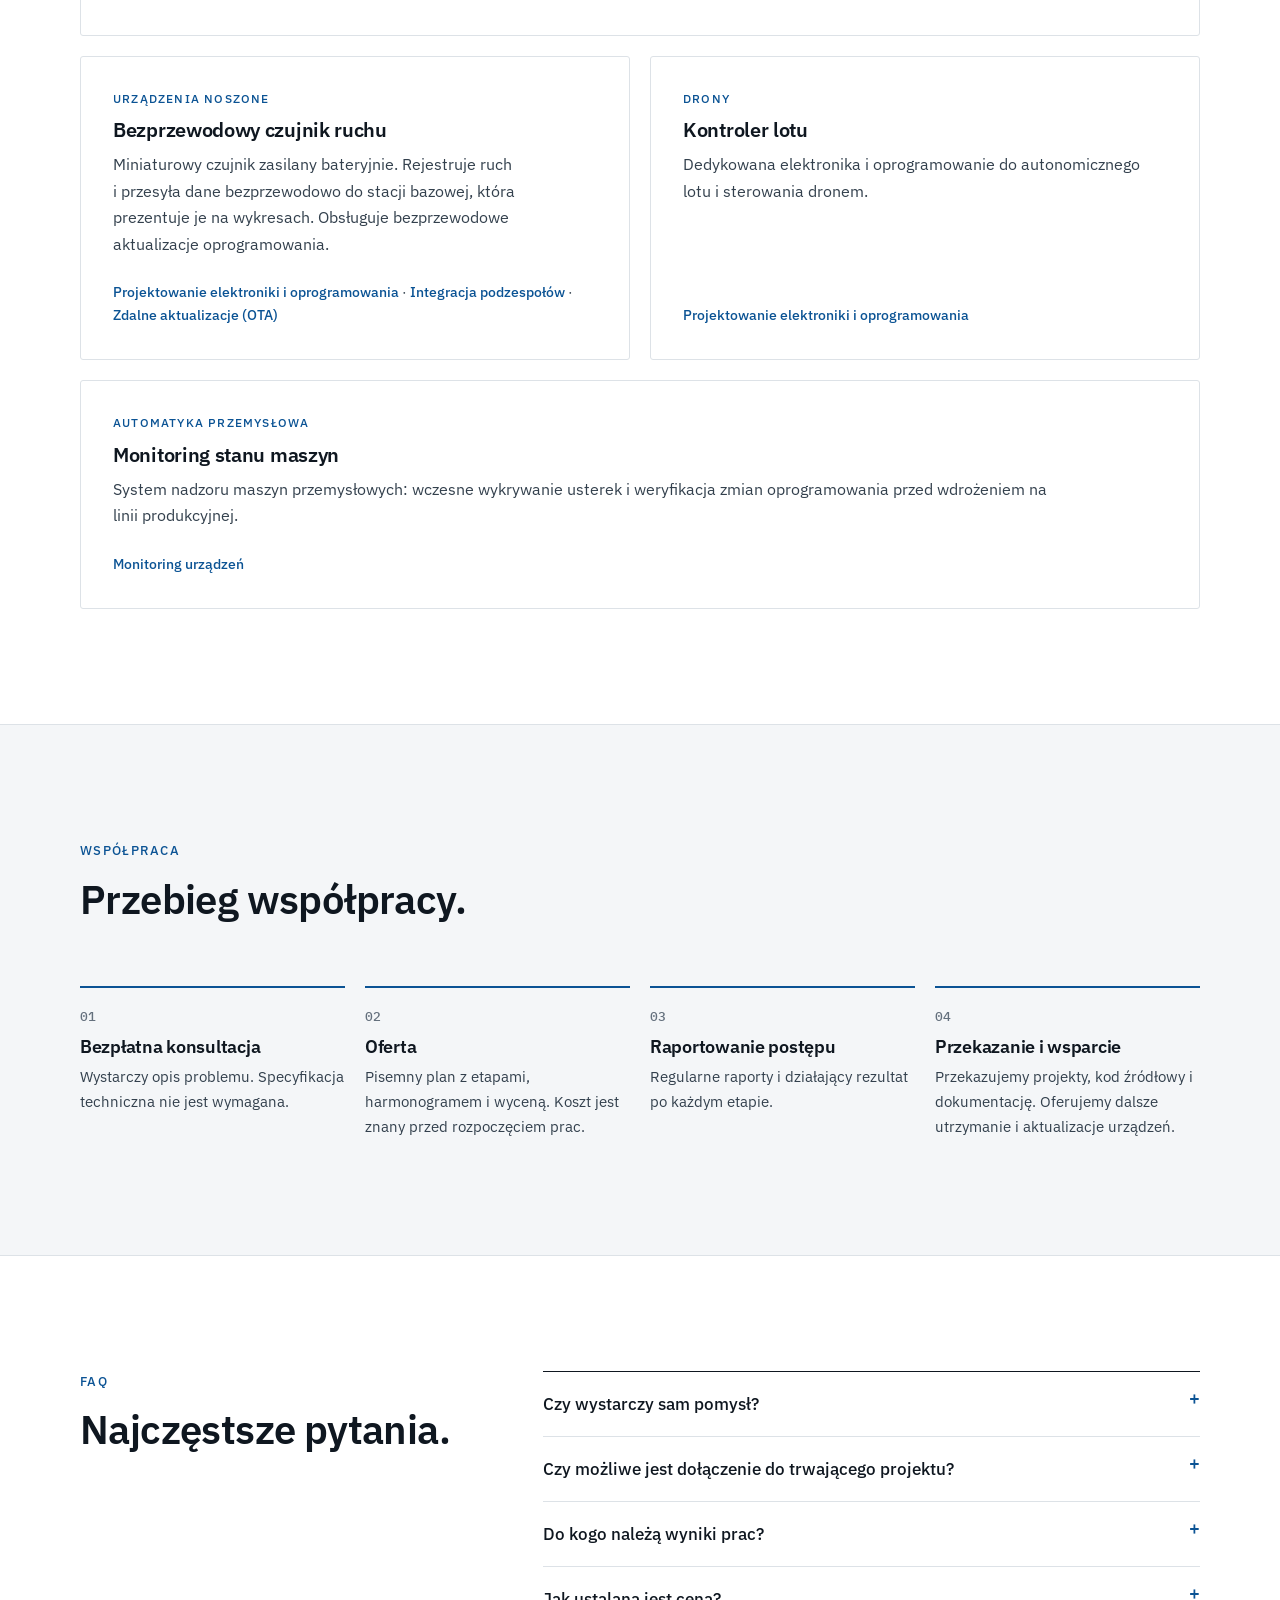
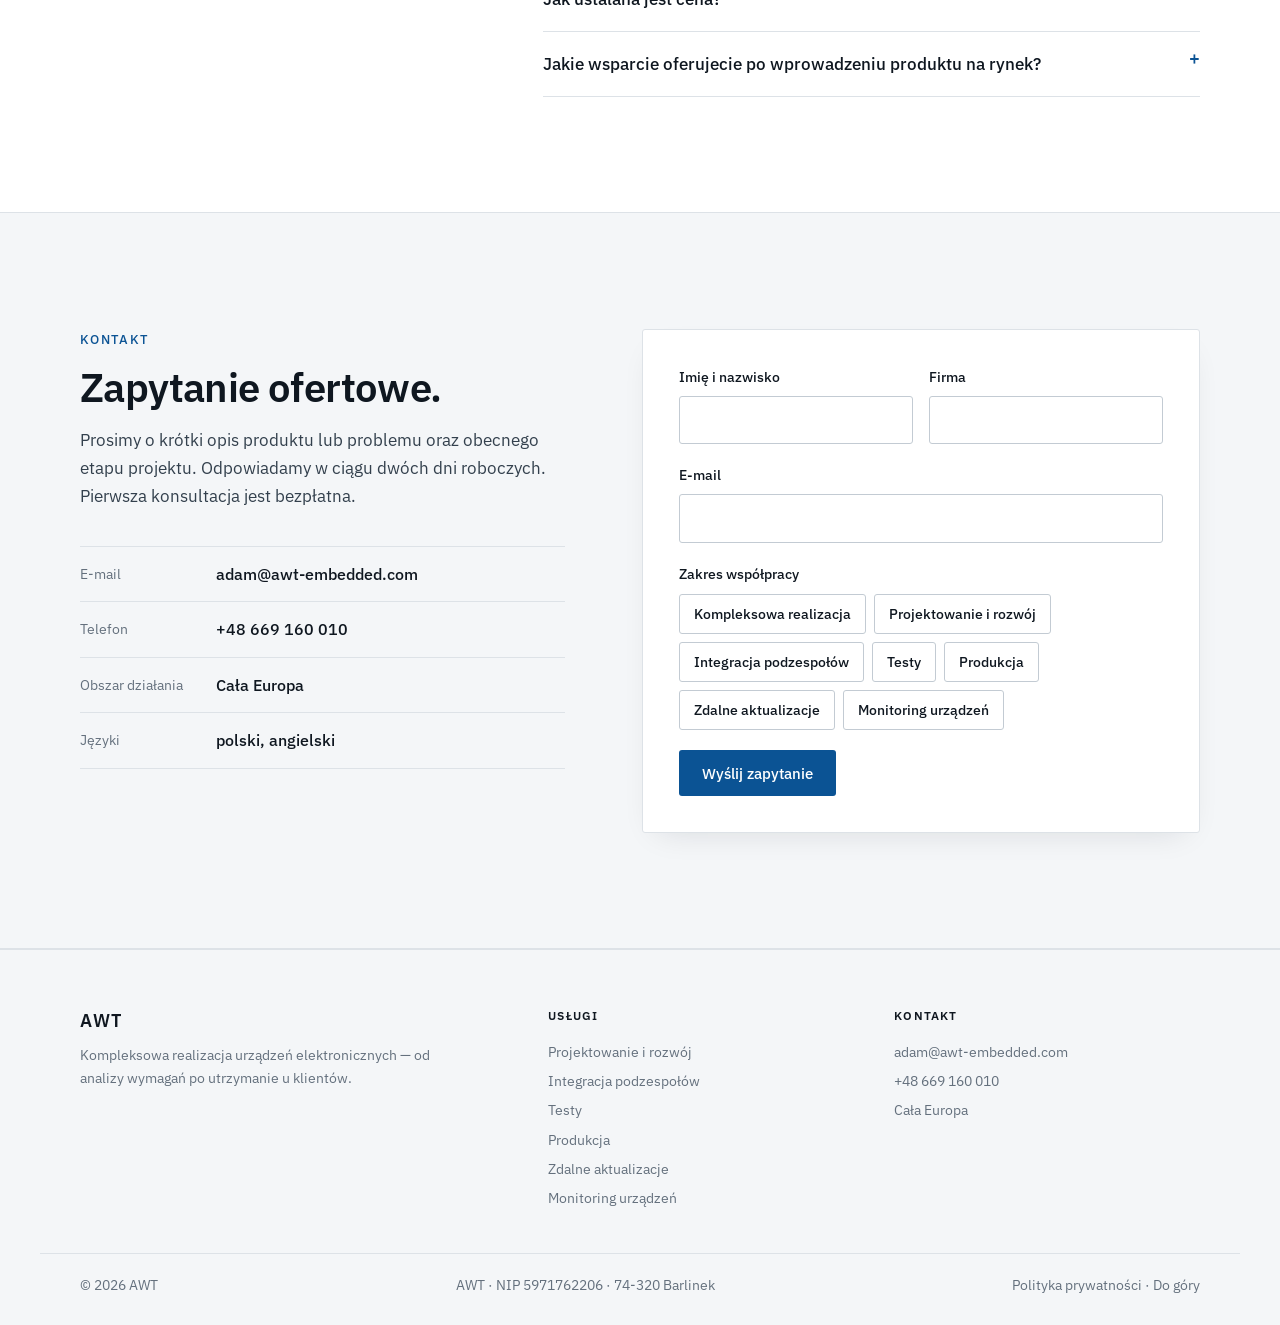
<file: pl/index.html>
<!doctype html>
<!-- Generated by tools/build_pl.py from index.html + i18n/pl.json. Do not edit. -->
<html lang="pl">
<head>
  <meta charset="utf-8">
  <meta name="viewport" content="width=device-width, initial-scale=1">
  <title>Projektowanie elektroniki i systemów wbudowanych — AWT, Polska</title>
  <meta name="description" content="Projektowanie elektroniki i oprogramowania systemów wbudowanych, prototypy, testy i produkcja małoseryjna oraz zdalne aktualizacje i monitoring. Jeden partner od pomysłu do gotowego produktu.">
  <meta name="color-scheme" content="light dark">
  <script>
    // set theme before first paint
    try { var t = localStorage.getItem("awt-theme"); } catch (e) {}
    document.documentElement.dataset.theme = t === "dark" ? "dark" : "light";
  </script>
  <link rel="icon" href="../favicon.svg" type="image/svg+xml">
  <link rel="preload" href="../fonts/ibm-plex-sans-latin.woff2" as="font" type="font/woff2" crossorigin>
  <link rel="canonical" href="https://www.awt-embedded.com/pl/">
  <link rel="alternate" hreflang="en" href="https://www.awt-embedded.com/">
  <link rel="alternate" hreflang="pl" href="https://www.awt-embedded.com/pl/">
  <link rel="alternate" hreflang="x-default" href="https://www.awt-embedded.com/">
  <meta property="og:type" content="website">
  <meta property="og:site_name" content="AWT">
  <meta property="og:title" content="Projektowanie elektroniki i systemów wbudowanych — AWT">
  <meta property="og:description" content="Projekt, prototyp, testy, produkcja i utrzymanie urządzeń elektronicznych — jeden wykonawca od koncepcji do gotowego produktu.">
  <meta property="og:url" content="https://www.awt-embedded.com/pl/">
  <meta property="og:image" content="https://www.awt-embedded.com/og-image.png">
  <meta property="og:image:width" content="1200">
  <meta property="og:image:height" content="630">
  <meta property="og:locale" content="pl_PL">
  <meta property="og:locale:alternate" content="en_GB">
  <meta name="twitter:card" content="summary_large_image">
  <script type="application/ld+json">
  {
    "@context": "https://schema.org",
    "@type": "ProfessionalService",
    "name": "AWT",
    "url": "https://www.awt-embedded.com/",
    "image": "https://www.awt-embedded.com/og-image.png",
    "description": "Embedded electronics and firmware development: design, prototyping, testing, small-series production, remote updates and device monitoring.",
    "email": "adam@awt-embedded.com",
    "telephone": "+48669160010",
    "taxID": "5971762206",
    "address": { "@type": "PostalAddress", "postalCode": "74-320", "addressLocality": "Barlinek", "addressCountry": "PL" },
    "areaServed": "Europe",
    "knowsLanguage": ["en", "pl"],
    "knowsAbout": ["Embedded systems", "Electronics design", "PCB design", "Firmware development", "Prototyping", "Production testing", "OTA updates", "IoT device monitoring"]
  }
  </script>
  <link rel="stylesheet" href="../styles.css">
</head>
<body>
  <a class="skip" href="#main" data-i18n="skip">Przejdź do treści</a>

  <header class="topbar">
    <div class="wrap topbar__inner">
      <a class="brand" href="#top" aria-label="AWT — home">
        <svg class="brand__logo" viewBox="0 0 32 32" aria-hidden="true">
          <rect x="8" y="8" width="16" height="16" rx="1.5"/>
          <path d="M12 3v5M16 3v5M20 3v5M12 24v5M16 24v5M20 24v5M3 12h5M3 16h5M3 20h5M24 12h5M24 16h5M24 20h5"/>
        </svg>
        <span class="brand__text">
          <span class="brand__name">AWT</span>
          <span class="brand__sub" data-i18n="brand">Produkty elektroniczne</span>
        </span>
      </a>
      <nav class="nav" aria-label="Main">
        <a href="#why" data-i18n="nav.why">Dlaczego AWT</a>
        <a href="#services" data-i18n="nav.services">Usługi</a>
        <a href="#projects" data-i18n="nav.projects">Realizacje</a>
        <a href="#process" data-i18n="nav.process">Współpraca</a>
        <a href="#faq" data-i18n="nav.faq">FAQ</a>
      </nav>
      <div class="topbar__tools">
        <button class="iconbtn" type="button" id="theme-toggle" aria-label="Toggle dark mode">
          <svg class="i-moon" viewBox="0 0 24 24" aria-hidden="true"><path d="M20 14.5A8 8 0 0 1 9.5 4a8 8 0 1 0 10.5 10.5z"/></svg>
          <svg class="i-sun" viewBox="0 0 24 24" aria-hidden="true"><circle cx="12" cy="12" r="4"/><path d="M12 2v2M12 20v2M2 12h2M20 12h2M4.9 4.9l1.4 1.4M17.7 17.7l1.4 1.4M4.9 19.1l1.4-1.4M17.7 6.3l1.4-1.4"/></svg>
        </button>
        <div class="lang" role="group" aria-label="Language">
          <a href="../" data-lang="en" hreflang="en" lang="en">EN</a>
          <a href="./" data-lang="pl" hreflang="pl" lang="pl" aria-current="page">PL</a>
        </div>
        <a class="btn btn--primary btn--sm" href="#contact" data-i18n="nav.cta">Zapytanie ofertowe</a>
      </div>
    </div>
  </header>

  <main id="main">
    <!-- HERO -->
    <section class="hero" id="top">
      <div class="wrap hero__grid">
        <div class="hero__copy">
          <p class="kicker" data-i18n="hero.kicker">Projektowanie elektroniki i oprogramowania urządzeń · Polska</p>
          <h1 data-i18n="hero.title">Projektujemy, produkujemy i utrzymujemy urządzenia elektroniczne.</h1>
          <p class="lede" data-i18n="hero.lede">Realizujemy projekty urządzeń elektronicznych kompleksowo: analiza wymagań, projekt, prototyp, testy i produkcja, a po wdrożeniu — zdalne aktualizacje i monitoring. Jeden wykonawca odpowiada za cały proces.</p>
          <div class="hero__actions">
            <a class="btn btn--primary" href="#contact" data-i18n="hero.cta">Skontaktuj się z nami</a>
            <a class="btn btn--line" href="#why" data-i18n="hero.cta2">Więcej informacji</a>
          </div>
        </div>

        <nav class="lifecycle" aria-label="End-to-end journey">
          <p class="lifecycle__title" data-i18n="lc.title">Pełny cykl realizacji</p>
          <ol>
            <li><a href="#process"><span class="lc__no">01</span><span class="lc__name" data-i18n="lc.1">Analiza wymagań</span><span class="lc__desc" data-i18n="lc.1d">Definicja wymagań i założeń</span></a></li>
            <li><a href="#svc-dev"><span class="lc__no">02</span><span class="lc__name" data-i18n="lc.2">Projekt</span><span class="lc__desc" data-i18n="lc.2d">Architektura i koncepcja urządzenia</span></a></li>
            <li><a href="#svc-dev"><span class="lc__no">03</span><span class="lc__name" data-i18n="lc.3">Prototyp</span><span class="lc__desc" data-i18n="lc.3d">Działający model do weryfikacji</span></a></li>
            <li><a href="#svc-test"><span class="lc__no">04</span><span class="lc__name" data-i18n="lc.4">Testy</span><span class="lc__desc" data-i18n="lc.4d">Kontrola każdego egzemplarza przed wysyłką</span></a></li>
            <li><a href="#svc-prod"><span class="lc__no">05</span><span class="lc__name" data-i18n="lc.5">Produkcja</span><span class="lc__desc" data-i18n="lc.5d">Urządzenia gotowe do wdrożenia</span></a></li>
            <li><a href="#svc-ota"><span class="lc__no">06</span><span class="lc__name" data-i18n="lc.6">Utrzymanie</span><span class="lc__desc" data-i18n="lc.6d">Zdalne aktualizacje i monitoring</span></a></li>
          </ol>
        </nav>
      </div>
    </section>

    <!-- COMMITMENTS STRIP -->
    <section class="strip" aria-label="Commitments">
      <div class="wrap strip__grid">
        <div><p class="strip__h" data-i18n="c1.h">Pełne prawa do projektu</p><p data-i18n="c1.p">Kod źródłowy i dokumentacja są własnością klienta.</p></div>
        <div><p class="strip__h" data-i18n="c2.h">Spójny system</p><p data-i18n="c2.p">Elektronika, oprogramowanie, aplikacje i usługi sieciowe projektowane łącznie.</p></div>
        <div><p class="strip__h" data-i18n="c3.h">Udokumentowana jakość</p><p data-i18n="c3.p">Każdy egzemplarz przetestowany, każdy wynik zarejestrowany.</p></div>
        <div><p class="strip__h" data-i18n="c4.h">Wsparcie po wdrożeniu</p><p data-i18n="c4.p">Aktualizacje i utrzymanie w ramach odrębnej usługi.</p></div>
      </div>
    </section>

    <!-- TRUSTED BY -->
    <section class="trusted" aria-labelledby="trusted-h">
      <div class="wrap trusted__inner">
        <p class="trusted__h" id="trusted-h" data-i18n="trusted.h">Nasi klienci</p>
        <ul class="trusted__list">
          <li>Omni3D</li>
          <li>LemPro</li>
        </ul>
      </div>
    </section>

    <!-- WHY -->
    <section class="section" id="why">
      <div class="wrap">
        <header class="section__head">
          <p class="eyebrow" data-i18n="why.eyebrow">Dlaczego AWT</p>
          <h2 data-i18n="why.title">Upraszczamy realizację urządzeń elektronicznych.</h2>
          <p class="section__intro" data-i18n="why.intro">Typowe problemy przy tworzeniu własnego urządzenia i nasze rozwiązania.</p>
        </header>
        <div class="pains">
          <article class="pain"><h3 data-i18n="w1.h">Brak zespołu inżynierskiego</h3><p data-i18n="w1.p">Prowadzimy projekt od koncepcji do działającego urządzenia. Specyfikacja techniczna nie jest wymagana — opracowujemy ją wspólnie z klientem.</p></article>
          <article class="pain"><h3 data-i18n="w2.h">Wielu dostawców do koordynowania</h3><p data-i18n="w2.p">Projekt, prototyp, testy, produkcja i wsparcie u jednego wykonawcy. Jedna osoba kontaktowa i pełna odpowiedzialność za wynik.</p></article>
          <article class="pain"><h3 data-i18n="w3.h">Ryzyko wadliwych egzemplarzy</h3><p data-i18n="w3.p">Każdy egzemplarz jest testowany przed wysyłką, a wynik archiwizowany.</p></article>
          <article class="pain"><h3 data-i18n="w4.h">Kosztowne poprawki po sprzedaży</h3><p data-i18n="w4.p">Zdalne aktualizacje usuwają błędy i dodają funkcje w urządzeniach pracujących u klientów — bez wycofań z rynku i wizyt serwisowych.</p></article>
          <article class="pain"><h3 data-i18n="w5.h">Brak danych o pracy urządzeń</h3><p data-i18n="w5.p">Dane bieżące i powiadomienia pozwalają wykryć problem przed zgłoszeniem przez klienta.</p></article>
          <article class="pain"><h3 data-i18n="w6.h">Uzależnienie od jednego dostawcy</h3><p data-i18n="w6.p">Przekazujemy pełną dokumentację i kod źródłowy. Projekt można kontynuować z dowolnym wykonawcą.</p></article>
        </div>
      </div>
    </section>

    <!-- SERVICES -->
    <section class="section section--alt" id="services">
      <div class="wrap">
        <header class="section__head">
          <p class="eyebrow" data-i18n="services.eyebrow">Usługi</p>
          <h2 data-i18n="services.title">Zakres usług.</h2>
          <p class="section__intro" data-i18n="services.intro">Kompleksowa realizacja lub wsparcie na wybranym etapie — każda usługa jest dostępna osobno. Elektronikę, oprogramowanie i usługi sieciowe prowadzi jeden zespół, co zapewnia ich spójność od początku projektu.</p>
        </header>

        <div class="services">
          <article class="service" id="svc-dev">
            <p class="service__no">01</p>
            <div>
              <h3 data-i18n="s1.title">Projektowanie i rozwój</h3>
              <p class="service__pitch" data-i18n="s1.pitch">Od koncepcji do działającego urządzenia.</p>
              <p data-i18n="s1.text">Projektujemy elektronikę i oprogramowanie urządzeń oraz budujemy prototypy do testów, prezentacji dla inwestorów i pierwszych wdrożeń. Wspieramy również istniejące zespoły inżynierskie w wybranych zadaniach.</p>
              <p class="service__more"><a href="uslugi/projektowanie-elektroniki/" data-i18n="s1.more">Więcej o projektowaniu elektroniki</a></p>
            </div>
            <ul class="deliv">
              <li data-i18n="s1.t1">Od koncepcji do prototypu</li>
              <li data-i18n="s1.t2">Projektowanie elektroniki</li>
              <li data-i18n="s1.t3">Oprogramowanie wbudowane</li>
              <li data-i18n="s1.t4">Komunikacja z aplikacjami mobilnymi i chmurą</li>
              <li data-i18n="s1.t5">Wsparcie zespołów inżynierskich</li>
            </ul>
          </article>

          <article class="service" id="svc-drv">
            <p class="service__no">02</p>
            <div>
              <h3 data-i18n="s6.title">Integracja podzespołów</h3>
              <p class="service__pitch" data-i18n="s6.pitch">Spójna współpraca wszystkich elementów urządzenia.</p>
              <p data-i18n="s6.text">Integrujemy czujniki, wyświetlacze i moduły komunikacji bezprzewodowej. W zależności od kosztów i terminu opracowujemy rozwiązanie dedykowane lub wdrażamy sprawdzone rozwiązanie gotowe.</p>
              <p class="service__more"><a href="uslugi/integracja-podzespolow/" data-i18n="s6.more">Więcej o integracji podzespołów</a></p>
              <div class="options">
                <div><p class="options__h" data-i18n="s6.o1">Rozwiązanie dedykowane</p><p data-i18n="s6.o1d">Dopasowane do konkretnego sprzętu, z pełnymi prawami do kodu po stronie klienta.</p></div>
                <div><p class="options__h" data-i18n="s6.o2">Rozwiązanie gotowe</p><p data-i18n="s6.o2d">Dobór, zakup i wdrożenie istniejącego rozwiązania — szybciej i taniej.</p></div>
              </div>
            </div>
            <ul class="deliv">
              <li data-i18n="s6.t1">Czujniki, wyświetlacze, komunikacja bezprzewodowa</li>
              <li data-i18n="s6.t2">Pełna dokumentacja</li>
              <li data-i18n="s6.t3">Weryfikacja na docelowym sprzęcie</li>
            </ul>
          </article>

          <article class="service" id="svc-test">
            <p class="service__no">03</p>
            <div>
              <h3 data-i18n="s2.title">Testy</h3>
              <p class="service__pitch" data-i18n="s2.pitch">Wykrywanie wad przed wysyłką.</p>
              <p data-i18n="s2.text">Testujemy każdy egzemplarz na stanowisku przygotowanym dla danego produktu, również elektronikę wyprodukowaną przez inne zakłady. Wynik każdego testu jest rejestrowany.</p>
              <p class="service__more"><a href="uslugi/testowanie-elektroniki/" data-i18n="s2.more">Więcej o testach produkcyjnych</a></p>
            </div>
            <ul class="deliv">
              <li data-i18n="s2.t1">Kontrola każdego egzemplarza</li>
              <li data-i18n="s2.t2">Dedykowane stanowisko testowe</li>
              <li data-i18n="s2.t3">Elektronika dowolnego producenta</li>
              <li data-i18n="s2.t4">Rejestr wyników testów</li>
              <li data-i18n="s2.t5">Testy trwałościowe</li>
            </ul>
          </article>

          <article class="service" id="svc-prod">
            <p class="service__no">04</p>
            <div>
              <h3 data-i18n="s5.title">Produkcja</h3>
              <p class="service__pitch" data-i18n="s5.pitch">Od prototypu do serii produkcyjnej.</p>
              <p data-i18n="s5.text">Produkcja małych i średnich serii: zaopatrzenie w komponenty, montaż elektroniki, programowanie i testy końcowe. Dostarczamy urządzenia gotowe do montażu w produkcie końcowym.</p>
              <p class="service__more"><a href="uslugi/produkcja-elektroniki/" data-i18n="s5.more">Więcej o produkcji elektroniki</a></p>
            </div>
            <ul class="deliv">
              <li data-i18n="s5.t1">Zaopatrzenie w komponenty</li>
              <li data-i18n="s5.t2">Montaż i programowanie</li>
              <li data-i18n="s5.t3">Serie małe i średnie</li>
              <li data-i18n="s5.t4">Dostawa gotowa do użycia</li>
            </ul>
          </article>

          <article class="service" id="svc-ota">
            <p class="service__no">05</p>
            <div>
              <h3 data-i18n="s3.title">Zdalne aktualizacje</h3>
              <p class="service__pitch" data-i18n="s3.pitch">Rozwój urządzeń po sprzedaży.</p>
              <p data-i18n="s3.text">Usuwanie błędów i wprowadzanie nowych funkcji w urządzeniach pracujących u klientów, bez wycofań i wizyt serwisowych. Aktualizacje są zabezpieczone, wdrażane etapami i automatycznie wycofywane w razie błędu. Infrastrukturę utrzymujemy po naszej stronie.</p>
              <p class="service__more"><a href="uslugi/aktualizacje-ota/" data-i18n="s3.more">Więcej o zdalnych aktualizacjach (OTA)</a></p>
            </div>
            <ul class="deliv">
              <li data-i18n="s3.t1">Bez wycofań i wizyt serwisowych</li>
              <li data-i18n="s3.t2">Zabezpieczone aktualizacje</li>
              <li data-i18n="s3.t3">Wdrażanie etapowe</li>
              <li data-i18n="s3.t4">Automatyczne wycofanie aktualizacji</li>
              <li data-i18n="s3.t5">Utrzymanie infrastruktury po naszej stronie</li>
            </ul>
          </article>

          <article class="service" id="svc-tel">
            <p class="service__no">06</p>
            <div>
              <h3 data-i18n="s4.title">Monitoring urządzeń</h3>
              <p class="service__pitch" data-i18n="s4.pitch">Bieżący stan wszystkich urządzeń.</p>
              <p data-i18n="s4.text">Stan urządzeń w jednym panelu, z powiadomieniami o zdarzeniach wymagających reakcji. Widoki dla działu technicznego, serwisu lub klientów końcowych.</p>
              <p class="service__more"><a href="uslugi/monitoring-urzadzen/" data-i18n="s4.more">Więcej o monitoringu urządzeń</a></p>
            </div>
            <ul class="deliv">
              <li data-i18n="s4.t1">Wszystkie urządzenia w jednym panelu</li>
              <li data-i18n="s4.t2">Powiadomienia przed zgłoszeniem klienta</li>
              <li data-i18n="s4.t3">Widoki dla zespołu i klientów</li>
              <li data-i18n="s4.t4">Utrzymanie po naszej stronie</li>
            </ul>
          </article>
        </div>
      </div>
    </section>

    <!-- PROJECTS -->
    <section class="section" id="projects">
      <div class="wrap">
        <header class="section__head">
          <p class="eyebrow" data-i18n="work.eyebrow">Realizacje</p>
          <h2 data-i18n="work.title">Wybrane projekty.</h2>
        </header>

        <div class="cases">
          <article class="case case--feature">
            <div class="case__meta">
              <p class="case__sector" data-i18n="p1.kind">Produkt własny · Stanowisko testowe</p>
              <h3 data-i18n="p1.title">ETS — stanowisko do testów automatycznych</h3>
            </div>
            <div class="case__body">
              <p data-i18n="p1.text">Urządzenie do automatycznej kontroli elektroniki: przygotowuje egzemplarz, wykonuje sekwencję testów i raportuje wynik. Stosowane w testach produkcyjnych dla klientów oraz przy weryfikacji nowych urządzeń.</p>
              <dl class="case__facts">
                <div><dt data-i18n="f.scope">Zakres</dt><dd data-i18n="p1.scope">Elektronika, oprogramowanie wbudowane, aplikacja PC</dd></div>
                <div><dt data-i18n="f.use">Zastosowanie</dt><dd data-i18n="p1.use">Szybkie i powtarzalne testy produkcyjne</dd></div>
              </dl>
              <p class="case__links"><a href="uslugi/testowanie-elektroniki/" data-i18n="svc.s2">Testy produkcyjne</a> · <a href="uslugi/produkcja-elektroniki/" data-i18n="svc.s5">Produkcja małoseryjna</a></p>
            </div>
          </article>

          <article class="case">
            <p class="case__sector" data-i18n="p2.kind">Urządzenia noszone</p>
            <h3 data-i18n="p2.title">Bezprzewodowy czujnik ruchu</h3>
            <p data-i18n="p2.text">Miniaturowy czujnik zasilany bateryjnie. Rejestruje ruch i przesyła dane bezprzewodowo do stacji bazowej, która prezentuje je na wykresach. Obsługuje bezprzewodowe aktualizacje oprogramowania.</p>
            <p class="case__links"><a href="uslugi/projektowanie-elektroniki/" data-i18n="svc.s1">Projektowanie elektroniki i oprogramowania</a> · <a href="uslugi/integracja-podzespolow/" data-i18n="svc.s6">Integracja podzespołów</a> · <a href="uslugi/aktualizacje-ota/" data-i18n="svc.s3">Zdalne aktualizacje (OTA)</a></p>
          </article>

          <article class="case">
            <p class="case__sector" data-i18n="p3.kind">Drony</p>
            <h3 data-i18n="p3.title">Kontroler lotu</h3>
            <p data-i18n="p3.text">Dedykowana elektronika i oprogramowanie do autonomicznego lotu i sterowania dronem.</p>
            <p class="case__links"><a href="uslugi/projektowanie-elektroniki/" data-i18n="svc.s1">Projektowanie elektroniki i oprogramowania</a></p>
          </article>


          <article class="case">
            <p class="case__sector" data-i18n="p5.kind">Automatyka przemysłowa</p>
            <h3 data-i18n="p5.title">Monitoring stanu maszyn</h3>
            <p data-i18n="p5.text">System nadzoru maszyn przemysłowych: wczesne wykrywanie usterek i weryfikacja zmian oprogramowania przed wdrożeniem na linii produkcyjnej.</p>
            <p class="case__links"><a href="uslugi/monitoring-urzadzen/" data-i18n="svc.s4">Monitoring urządzeń</a></p>
          </article>
        </div>
      </div>
    </section>

    <!-- PROCESS -->
    <section class="section section--alt" id="process">
      <div class="wrap">
        <header class="section__head">
          <p class="eyebrow" data-i18n="process.eyebrow">Współpraca</p>
          <h2 data-i18n="process.title">Przebieg współpracy.</h2>
        </header>
        <ol class="steps">
          <li><h3 data-i18n="st1.title">Bezpłatna konsultacja</h3><p data-i18n="st1.text">Wystarczy opis problemu. Specyfikacja techniczna nie jest wymagana.</p></li>
          <li><h3 data-i18n="st2.title">Oferta</h3><p data-i18n="st2.text">Pisemny plan z etapami, harmonogramem i wyceną. Koszt jest znany przed rozpoczęciem prac.</p></li>
          <li><h3 data-i18n="st3.title">Raportowanie postępu</h3><p data-i18n="st3.text">Regularne raporty i działający rezultat po każdym etapie.</p></li>
          <li><h3 data-i18n="st4.title">Przekazanie i wsparcie</h3><p data-i18n="st4.text">Przekazujemy projekty, kod źródłowy i dokumentację. Oferujemy dalsze utrzymanie i aktualizacje urządzeń.</p></li>
        </ol>
      </div>
    </section>

    <!-- FAQ -->
    <section class="section" id="faq">
      <div class="wrap faq">
        <header class="section__head section__head--side">
          <p class="eyebrow" data-i18n="faq.eyebrow">FAQ</p>
          <h2 data-i18n="faq.title">Najczęstsze pytania.</h2>
        </header>
        <div class="faq__list">
          <details><summary data-i18n="q1">Czy wystarczy sam pomysł?</summary><p data-i18n="a1">Tak. Na jego podstawie opracowujemy wymagania i plan realizacji.</p></details>
          <details><summary data-i18n="q2">Czy możliwe jest dołączenie do trwającego projektu?</summary><p data-i18n="a2">Tak. Wspieramy zespół w wybranych zadaniach lub przejmujemy pozostały zakres prac.</p></details>
          <details><summary data-i18n="q3">Do kogo należą wyniki prac?</summary><p data-i18n="a3">Do klienta. Przekazujemy pełny kod źródłowy, projekty i dokumentację.</p></details>
          <details><summary data-i18n="q4">Jak ustalana jest cena?</summary><p data-i18n="a4">Po wstępnej rozmowie przygotowujemy pisemną ofertę: cenę stałą za każdy etap lub rozliczenie godzinowe, jeśli zakres nie jest jeszcze określony.</p></details>
          <details><summary data-i18n="q5">Jakie wsparcie oferujecie po wprowadzeniu produktu na rynek?</summary><p data-i18n="a5">Obsługę zdalnych aktualizacji i monitoringu oraz dalszy rozwój oprogramowania urządzenia.</p></details>
        </div>
      </div>
    </section>

    <!-- CONTACT -->
    <section class="section section--alt" id="contact">
      <div class="wrap contact">
        <div class="contact__intro">
          <p class="eyebrow" data-i18n="contact.eyebrow">Kontakt</p>
          <h2 data-i18n="contact.title">Zapytanie ofertowe.</h2>
          <p class="section__intro" data-i18n="contact.text">Prosimy o krótki opis produktu lub problemu oraz obecnego etapu projektu. Odpowiadamy w ciągu dwóch dni roboczych. Pierwsza konsultacja jest bezpłatna.</p>

          <dl class="details">
            <div><dt data-i18n="contact.email">E-mail</dt><dd><a href="mailto:adam@awt-embedded.com">adam@awt-embedded.com</a></dd></div>
            <div><dt data-i18n="contact.phone">Telefon</dt><dd><a href="tel:+48669160010">+48 669 160 010</a></dd></div>
            <div><dt data-i18n="contact.loc">Obszar działania</dt><dd data-i18n="contact.locv">Cała Europa</dd></div>
            <div><dt data-i18n="contact.langs">Języki</dt><dd data-i18n="contact.langsv">polski, angielski</dd></div>
          </dl>
        </div>

        <form class="form" id="contact-form" novalidate>
          <div class="form__row">
            <div class="field">
              <label for="f-name" data-i18n="form.name">Imię i nazwisko</label>
              <input id="f-name" name="name" autocomplete="name" required>
            </div>
            <div class="field">
              <label for="f-company" data-i18n="form.company">Firma</label>
              <input id="f-company" name="company" autocomplete="organization">
            </div>
          </div>
          <div class="field">
            <label for="f-email" data-i18n="form.email">E-mail</label>
            <input id="f-email" name="email" type="email" autocomplete="email" required>
          </div>
          <fieldset class="field">
            <legend data-i18n="form.need">Zakres współpracy</legend>
            <div class="chips">
              <label><input type="checkbox" name="need" value="Whole product, end to end"><span data-i18n="form.c0">Kompleksowa realizacja</span></label>
              <label><input type="checkbox" name="need" value="Design and development"><span data-i18n="form.c1">Projektowanie i rozwój</span></label>
              <label><input type="checkbox" name="need" value="Making parts work together"><span data-i18n="form.c6">Integracja podzespołów</span></label>
              <label><input type="checkbox" name="need" value="Testing"><span data-i18n="form.c2">Testy</span></label>
              <label><input type="checkbox" name="need" value="Production"><span data-i18n="form.c5">Produkcja</span></label>
              <label><input type="checkbox" name="need" value="Remote updates"><span data-i18n="form.c3">Zdalne aktualizacje</span></label>
              <label><input type="checkbox" name="need" value="Device monitoring"><span data-i18n="form.c4">Monitoring urządzeń</span></label>
            </div>
          </fieldset>
          <div class="form__foot">
            <button class="btn btn--primary" type="submit" data-i18n="form.send">Wyślij zapytanie</button>
            <p class="form__note" id="form-note" role="status" aria-live="polite"></p>
          </div>
        </form>
      </div>
    </section>
  </main>

  <footer class="footer">
    <div class="wrap footer__grid">
      <div class="footer__brand">
        <p class="footer__name">AWT</p>
        <p data-i18n="footer.about">Kompleksowa realizacja urządzeń elektronicznych — od analizy wymagań po utrzymanie u klientów.</p>
      </div>
      <div>
        <p class="footer__h" data-i18n="services.eyebrow">Usługi</p>
        <ul>
          <li><a href="uslugi/projektowanie-elektroniki/" data-i18n="s1.title">Projektowanie i rozwój</a></li>
          <li><a href="uslugi/integracja-podzespolow/" data-i18n="s6.title">Integracja podzespołów</a></li>
          <li><a href="uslugi/testowanie-elektroniki/" data-i18n="s2.title">Testy</a></li>
          <li><a href="uslugi/produkcja-elektroniki/" data-i18n="s5.title">Produkcja</a></li>
          <li><a href="uslugi/aktualizacje-ota/" data-i18n="s3.title">Zdalne aktualizacje</a></li>
          <li><a href="uslugi/monitoring-urzadzen/" data-i18n="s4.title">Monitoring urządzeń</a></li>
        </ul>
      </div>
      <div>
        <p class="footer__h" data-i18n="contact.eyebrow">Kontakt</p>
        <ul>
          <li><a href="mailto:adam@awt-embedded.com">adam@awt-embedded.com</a></li>
          <li><a href="tel:+48669160010">+48 669 160 010</a></li>
          <li data-i18n="footer.loc">Cała Europa</li>
        </ul>
      </div>
    </div>
    <div class="wrap footer__base">
      <span>© <span id="year">2026</span> AWT</span>
      <span class="footer__legal">AWT · NIP 5971762206 · 74-320 Barlinek</span>
      <span class="footer__links"><a href="../privacy.html" data-i18n="footer.privacy">Polityka prywatności</a> · <a href="#top" data-i18n="footer.top">Do góry</a></span>
    </div>
  </footer>

  <script src="../main.js"></script>
</body>
</html>
</file>
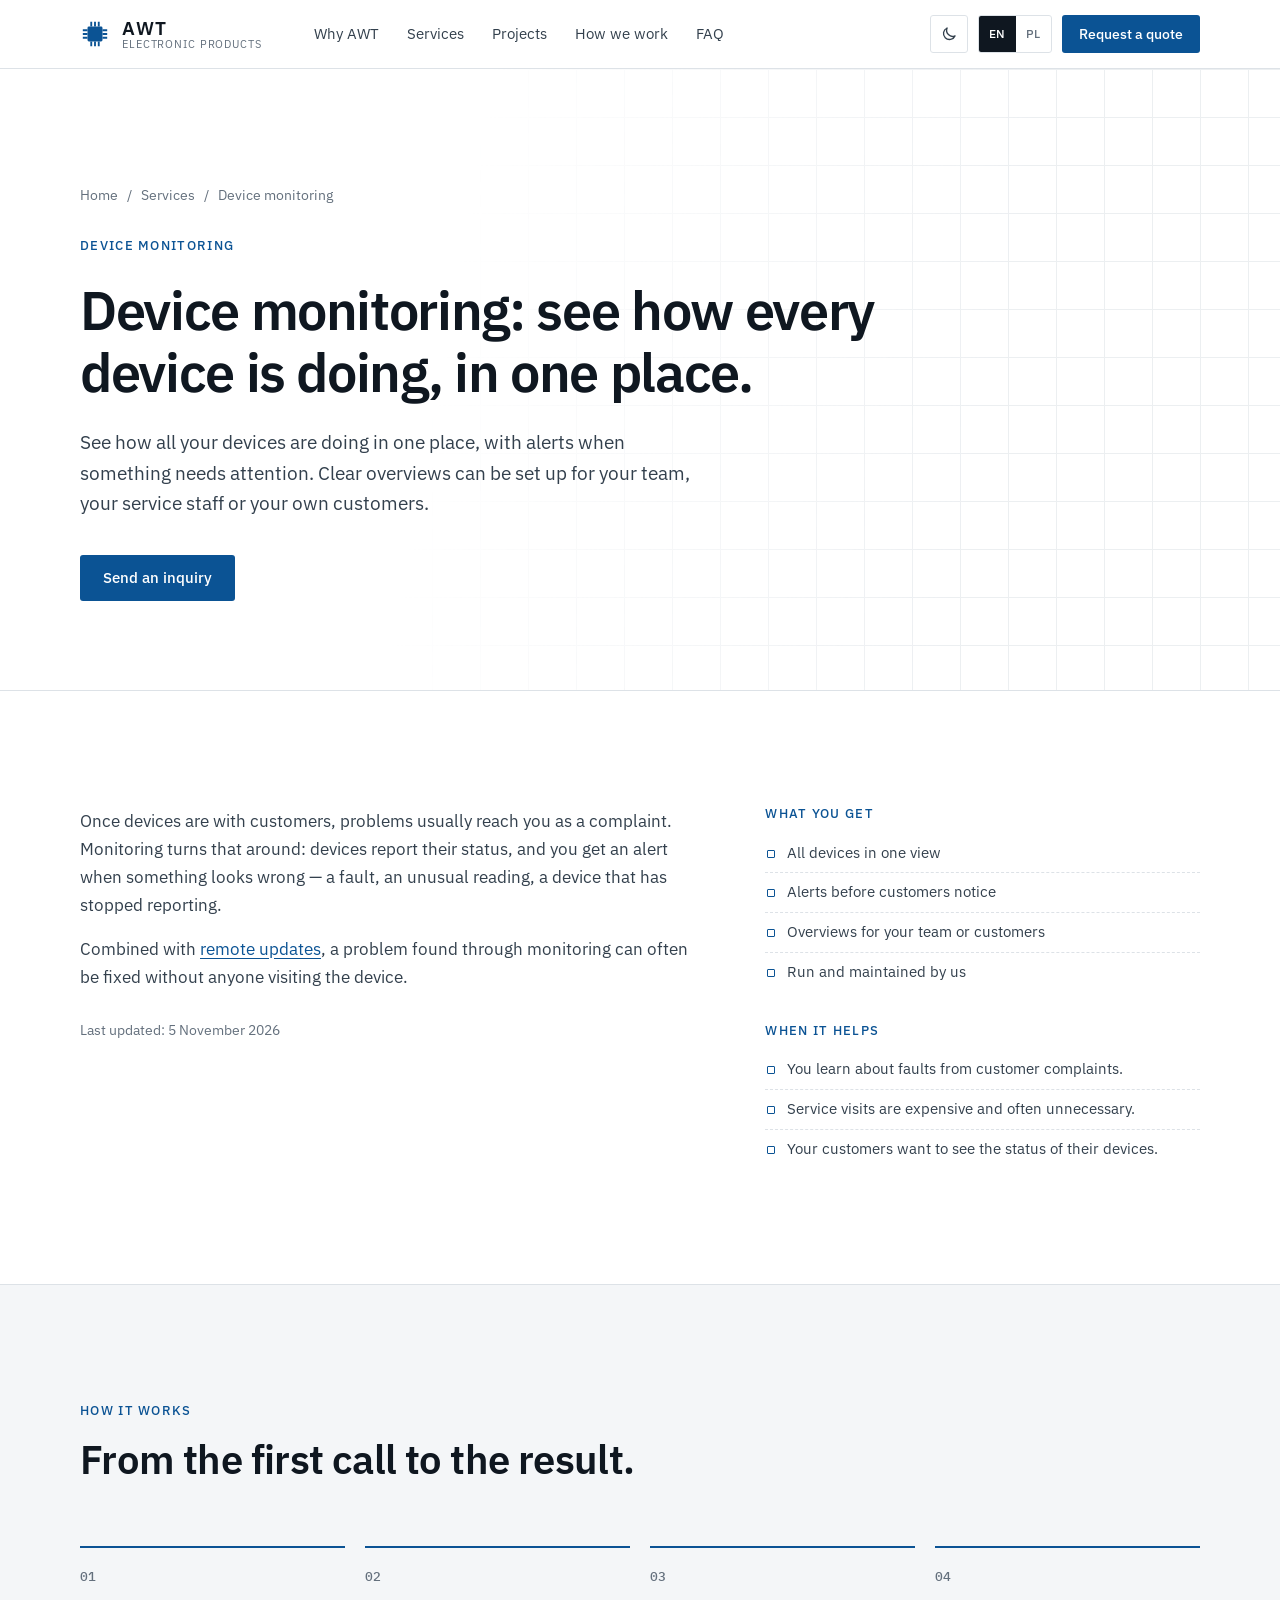
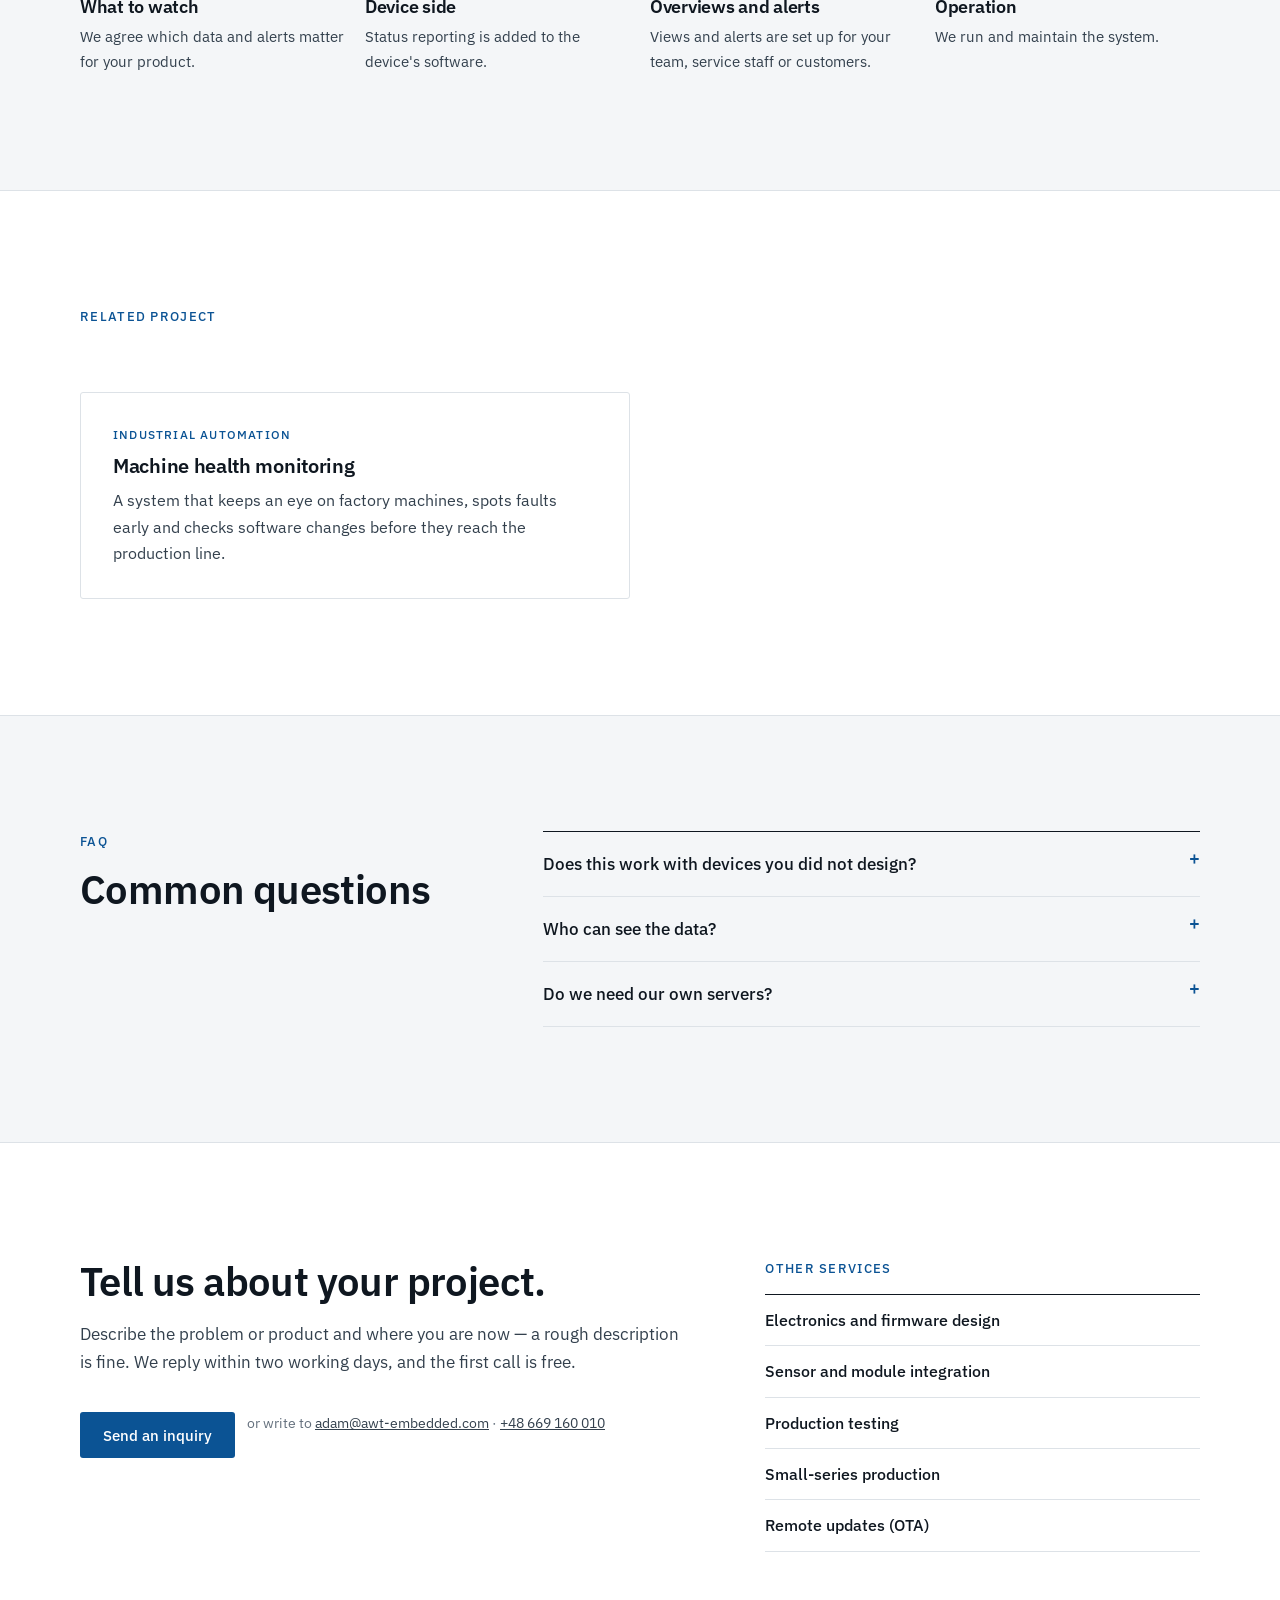
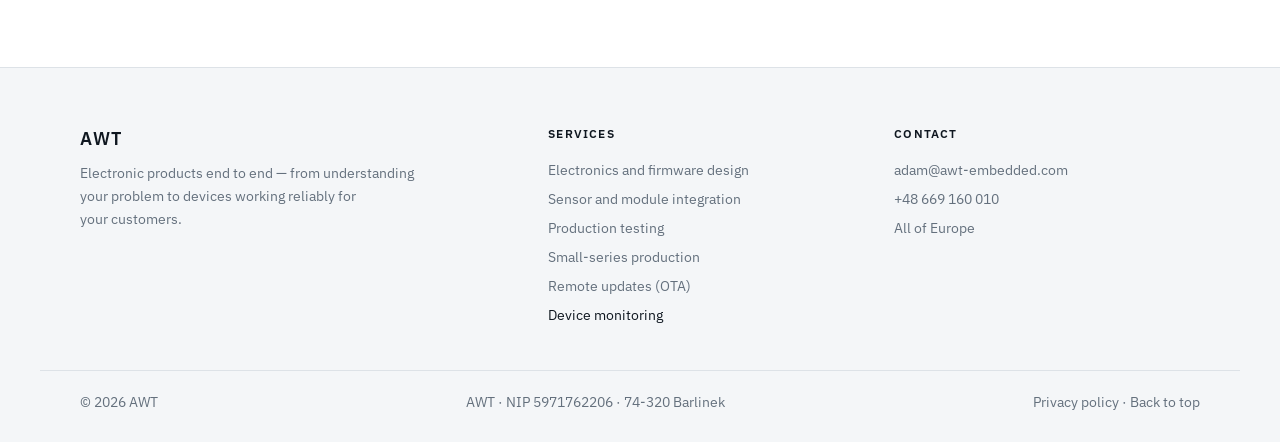
<file: services/device-monitoring/index.html>
<!doctype html>
<!-- Generated by tools/build_services.py from content/services.json. Do not edit. -->
<html lang="en">
<head>
  <meta charset="utf-8">
  <meta name="viewport" content="width=device-width, initial-scale=1">
  <title>IoT Device Monitoring and Alerts — AWT</title>
  <meta name="description" content="Monitoring for connected devices: all devices in one view, alerts before customers notice a problem, overviews for your team, service staff or customers. Run and maintained by us.">
  <meta name="color-scheme" content="light dark">
  <script>
    // set theme before first paint
    try { var t = localStorage.getItem("awt-theme"); } catch (e) {}
    document.documentElement.dataset.theme = t === "dark" ? "dark" : "light";
  </script>
  <link rel="icon" href="../../favicon.svg" type="image/svg+xml">
  <link rel="preload" href="../../fonts/ibm-plex-sans-latin.woff2" as="font" type="font/woff2" crossorigin>
  <link rel="canonical" href="https://www.awt-embedded.com/services/device-monitoring/">
  <link rel="alternate" hreflang="en" href="https://www.awt-embedded.com/services/device-monitoring/">
  <link rel="alternate" hreflang="pl" href="https://www.awt-embedded.com/pl/uslugi/monitoring-urzadzen/">
  <link rel="alternate" hreflang="x-default" href="https://www.awt-embedded.com/services/device-monitoring/">
  <meta property="og:type" content="website">
  <meta property="og:site_name" content="AWT">
  <meta property="og:title" content="IoT Device Monitoring and Alerts — AWT">
  <meta property="og:description" content="Monitoring for connected devices: all devices in one view, alerts before customers notice a problem, overviews for your team, service staff or customers. Run and maintained by us.">
  <meta property="og:url" content="https://www.awt-embedded.com/services/device-monitoring/">
  <meta property="og:image" content="https://www.awt-embedded.com/og-image.png">
  <meta property="og:image:width" content="1200">
  <meta property="og:image:height" content="630">
  <meta property="og:locale" content="en_GB">
  <meta name="twitter:card" content="summary_large_image">
  <script type="application/ld+json">
[
  {
    "@context": "https://schema.org",
    "@type": "Service",
    "name": "Device monitoring",
    "description": "Monitoring for connected devices: all devices in one view, alerts before customers notice a problem, overviews for your team, service staff or customers. Run and maintained by us.",
    "url": "https://www.awt-embedded.com/services/device-monitoring/",
    "serviceType": "Device monitoring",
    "areaServed": "Europe",
    "provider": {
      "@type": "ProfessionalService",
      "name": "AWT",
      "url": "https://www.awt-embedded.com/",
      "telephone": "+48669160010",
      "email": "adam@awt-embedded.com",
      "address": {
        "@type": "PostalAddress",
        "postalCode": "74-320",
        "addressLocality": "Barlinek",
        "addressCountry": "PL"
      }
    }
  },
  {
    "@context": "https://schema.org",
    "@type": "BreadcrumbList",
    "itemListElement": [
      {
        "@type": "ListItem",
        "position": 1,
        "name": "Home",
        "item": "https://www.awt-embedded.com/"
      },
      {
        "@type": "ListItem",
        "position": 2,
        "name": "Services",
        "item": "https://www.awt-embedded.com/#services"
      },
      {
        "@type": "ListItem",
        "position": 3,
        "name": "Device monitoring",
        "item": "https://www.awt-embedded.com/services/device-monitoring/"
      }
    ]
  }
]
  </script>
  <link rel="stylesheet" href="../../styles.css">
</head>
<body>
  <a class="skip" href="#main">Skip to content</a>

  <header class="topbar">
    <div class="wrap topbar__inner">
      <a class="brand" href="../../" aria-label="AWT — home">
        <svg class="brand__logo" viewBox="0 0 32 32" aria-hidden="true">
          <rect x="8" y="8" width="16" height="16" rx="1.5"/>
          <path d="M12 3v5M16 3v5M20 3v5M12 24v5M16 24v5M20 24v5M3 12h5M3 16h5M3 20h5M24 12h5M24 16h5M24 20h5"/>
        </svg>
        <span class="brand__text">
          <span class="brand__name">AWT</span>
          <span class="brand__sub">Electronic products</span>
        </span>
      </a>
      <nav class="nav" aria-label="Main">
        <a href="../../#why">Why AWT</a>
        <a href="../../#services">Services</a>
        <a href="../../#projects">Projects</a>
        <a href="../../#process">How we work</a>
        <a href="../../#faq">FAQ</a>
      </nav>
      <div class="topbar__tools">
        <button class="iconbtn" type="button" id="theme-toggle" aria-label="Toggle dark mode">
          <svg class="i-moon" viewBox="0 0 24 24" aria-hidden="true"><path d="M20 14.5A8 8 0 0 1 9.5 4a8 8 0 1 0 10.5 10.5z"/></svg>
          <svg class="i-sun" viewBox="0 0 24 24" aria-hidden="true"><circle cx="12" cy="12" r="4"/><path d="M12 2v2M12 20v2M2 12h2M20 12h2M4.9 4.9l1.4 1.4M17.7 17.7l1.4 1.4M4.9 19.1l1.4-1.4M17.7 6.3l1.4-1.4"/></svg>
        </button>
        <div class="lang" role="group" aria-label="Language">
          <a href="./" data-lang="en" hreflang="en" lang="en" aria-current="page">EN</a>
          <a href="../../pl/uslugi/monitoring-urzadzen/" data-lang="pl" hreflang="pl" lang="pl">PL</a>
        </div>
        <a class="btn btn--primary btn--sm" href="../../#contact">Request a quote</a>
      </div>
    </div>
  </header>

  <main id="main">
    <section class="hero hero--page" id="top">
      <div class="wrap">
        <nav class="crumbs" aria-label="Breadcrumb">
          <a href="../../">Home</a> <span aria-hidden="true">/</span>
          <a href="../../#services">Services</a> <span aria-hidden="true">/</span>
          <span aria-current="page">Device monitoring</span>
        </nav>
        <p class="kicker">Device monitoring</p>
        <h1>Device monitoring: see how every device is doing, in one place.</h1>
        <p class="lede">See how all your devices are doing in one place, with alerts when something needs attention. Clear overviews can be set up for your team, your service staff or your own customers.</p>
        <div class="hero__actions">
          <a class="btn btn--primary" href="../../#contact">Send an inquiry</a>
        </div>
      </div>
    </section>

    <section class="section">
      <div class="wrap detail">
        <div class="detail__body">
          <p>Once devices are with customers, problems usually reach you as a complaint. Monitoring turns that around: devices report their status, and you get an alert when something looks wrong — a fault, an unusual reading, a device that has stopped reporting.</p>
          <p>Combined with <a href="../../services/ota-updates/">remote updates</a>, a problem found through monitoring can often be fixed without anyone visiting the device.</p>
          <p class="updated">Last updated: <time datetime="2026-11-05">5 November 2026</time></p>
        </div>
        <aside class="detail__side">
          <h2 class="detail__h">What you get</h2>
          <ul class="deliv">
              <li>All devices in one view</li>
              <li>Alerts before customers notice</li>
              <li>Overviews for your team or customers</li>
              <li>Run and maintained by us</li>
          </ul>
          <h2 class="detail__h">When it helps</h2>
          <ul class="deliv">
              <li>You learn about faults from customer complaints.</li>
              <li>Service visits are expensive and often unnecessary.</li>
              <li>Your customers want to see the status of their devices.</li>
          </ul>
        </aside>
      </div>
    </section>

    <section class="section section--alt">
      <div class="wrap">
        <header class="section__head">
          <p class="eyebrow">How it works</p>
          <h2>From the first call to the result.</h2>
        </header>
        <ol class="steps">
          <li><h3>What to watch</h3><p>We agree which data and alerts matter for your product.</p></li>
          <li><h3>Device side</h3><p>Status reporting is added to the device&#x27;s software.</p></li>
          <li><h3>Overviews and alerts</h3><p>Views and alerts are set up for your team, service staff or customers.</p></li>
          <li><h3>Operation</h3><p>We run and maintain the system.</p></li>
        </ol>
      </div>
    </section>

    <section class="section">
      <div class="wrap">
        <header class="section__head">
          <p class="eyebrow">Related project</p>
        </header>
        <div class="cases">
          <article class="case">
            <p class="case__sector">Industrial automation</p>
            <h3>Machine health monitoring</h3>
            <p>A system that keeps an eye on factory machines, spots faults early and checks software changes before they reach the production line.</p>
          </article>
        </div>
      </div>
    </section>

    <section class="section section--alt">
      <div class="wrap faq">
        <header class="section__head section__head--side">
          <p class="eyebrow">FAQ</p>
          <h2>Common questions</h2>
        </header>
        <div class="faq__list">
          <details><summary>Does this work with devices you did not design?</summary><p>Usually, if the device can send data. It may need a change to its software, which we can make.</p></details>
          <details><summary>Who can see the data?</summary><p>Only the people you give access to — your team, service staff or your customers, each with their own view.</p></details>
          <details><summary>Do we need our own servers?</summary><p>No. We run and maintain the monitoring system for you.</p></details>
        </div>
      </div>
    </section>

    <section class="section">
      <div class="wrap cta">
        <div>
          <h2>Tell us about your project.</h2>
          <p class="section__intro">Describe the problem or product and where you are now — a rough description is fine. We reply within two working days, and the first call is free.</p>
          <div class="hero__actions">
            <a class="btn btn--primary" href="../../#contact">Send an inquiry</a>
            <span class="cta__alt">or write to <a href="mailto:adam@awt-embedded.com">adam@awt-embedded.com</a> · <a href="tel:+48669160010">+48 669 160 010</a></span>
          </div>
        </div>
        <nav class="related" aria-label="Other services">
          <p class="eyebrow">Other services</p>
          <ul>
          <li><a href="../../services/electronics-design/">Electronics and firmware design</a></li>
          <li><a href="../../services/hardware-integration/">Sensor and module integration</a></li>
          <li><a href="../../services/production-testing/">Production testing</a></li>
          <li><a href="../../services/electronics-production/">Small-series production</a></li>
          <li><a href="../../services/ota-updates/">Remote updates (OTA)</a></li>
          </ul>
        </nav>
      </div>
    </section>
  </main>

  <footer class="footer">
    <div class="wrap footer__grid">
      <div class="footer__brand">
        <p class="footer__name">AWT</p>
        <p>Electronic products end to end — from understanding your problem to devices working reliably for your customers.</p>
      </div>
      <div>
        <p class="footer__h">Services</p>
        <ul>
          <li><a href="../../services/electronics-design/">Electronics and firmware design</a></li>
          <li><a href="../../services/hardware-integration/">Sensor and module integration</a></li>
          <li><a href="../../services/production-testing/">Production testing</a></li>
          <li><a href="../../services/electronics-production/">Small-series production</a></li>
          <li><a href="../../services/ota-updates/">Remote updates (OTA)</a></li>
          <li><a href="../../services/device-monitoring/" aria-current="page">Device monitoring</a></li>
        </ul>
      </div>
      <div>
        <p class="footer__h">Contact</p>
        <ul>
          <li><a href="mailto:adam@awt-embedded.com">adam@awt-embedded.com</a></li>
          <li><a href="tel:+48669160010">+48 669 160 010</a></li>
          <li>All of Europe</li>
        </ul>
      </div>
    </div>
    <div class="wrap footer__base">
      <span>© <span id="year">2026</span> AWT</span>
      <span class="footer__legal">AWT · NIP 5971762206 · 74-320 Barlinek</span>
      <span class="footer__links"><a href="../../privacy.html">Privacy policy</a> · <a href="#top">Back to top</a></span>
    </div>
  </footer>

  <script src="../../main.js"></script>
</body>
</html>
</file>
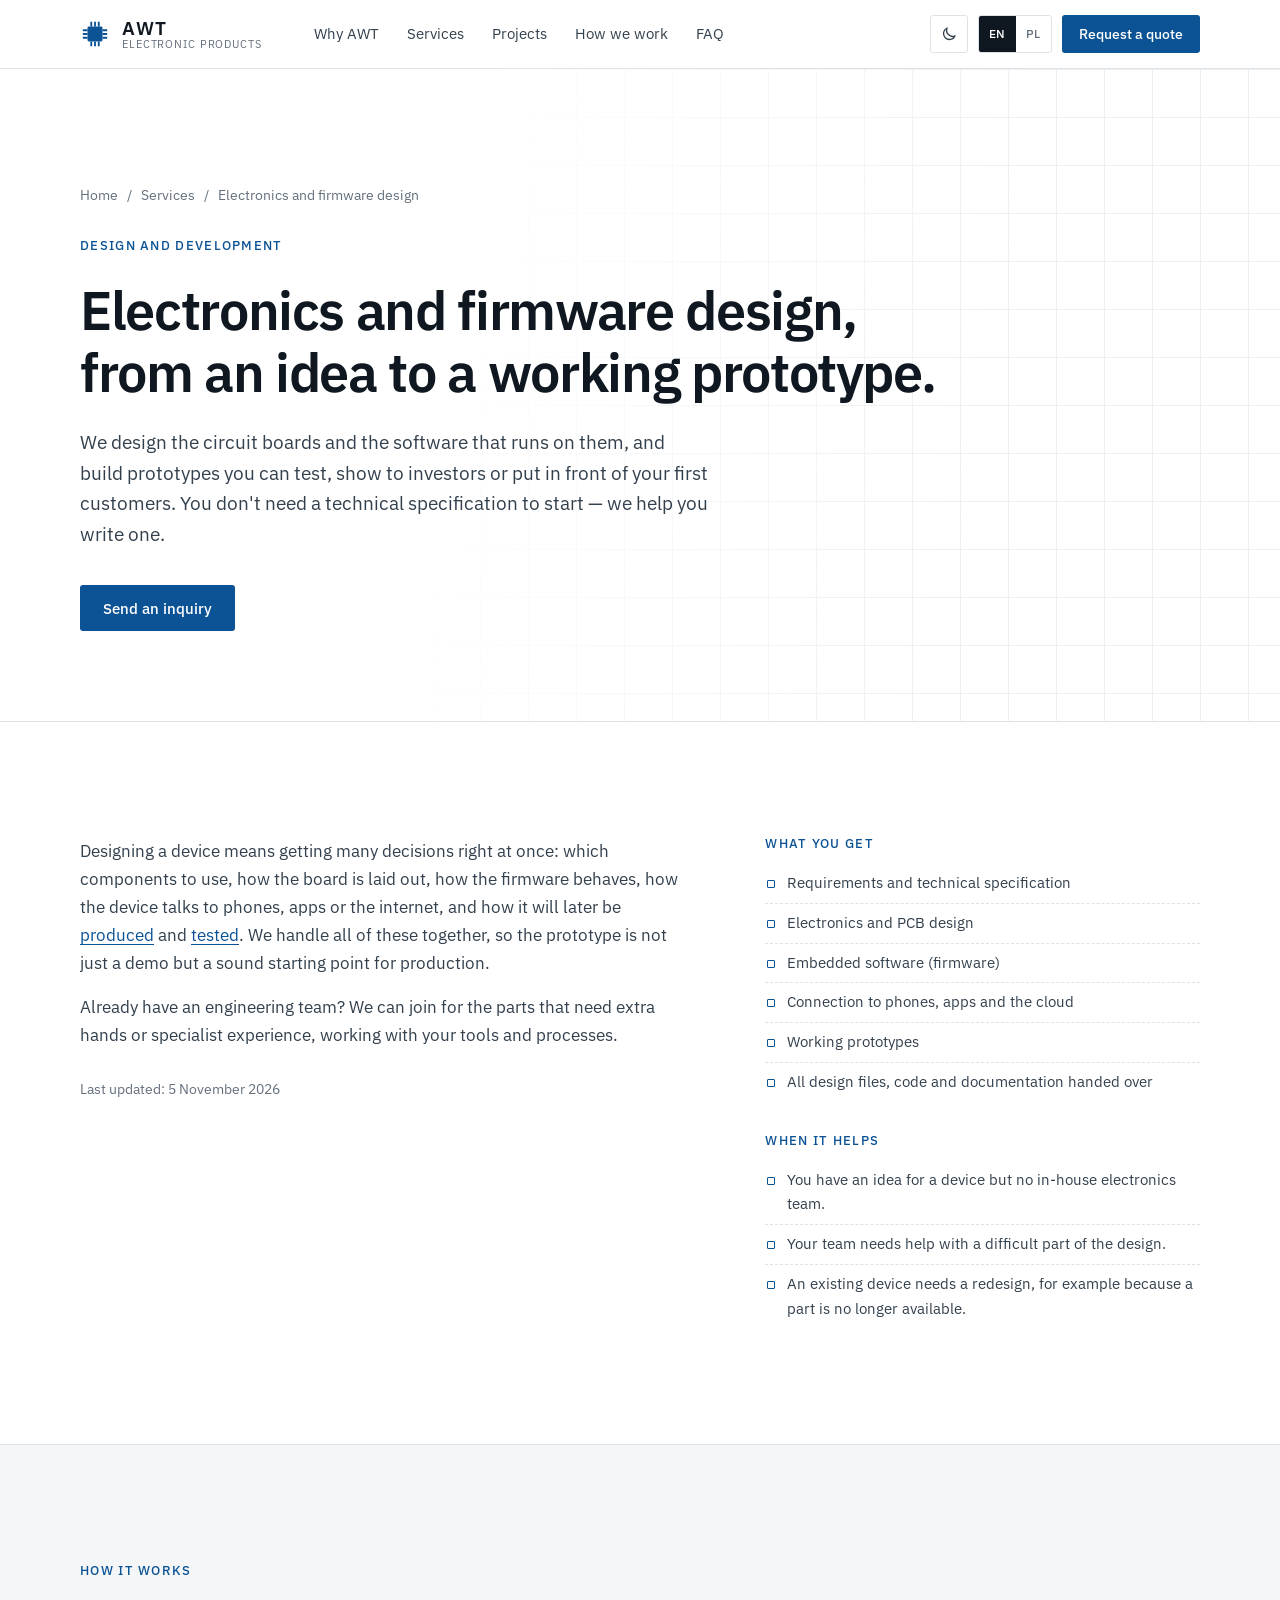
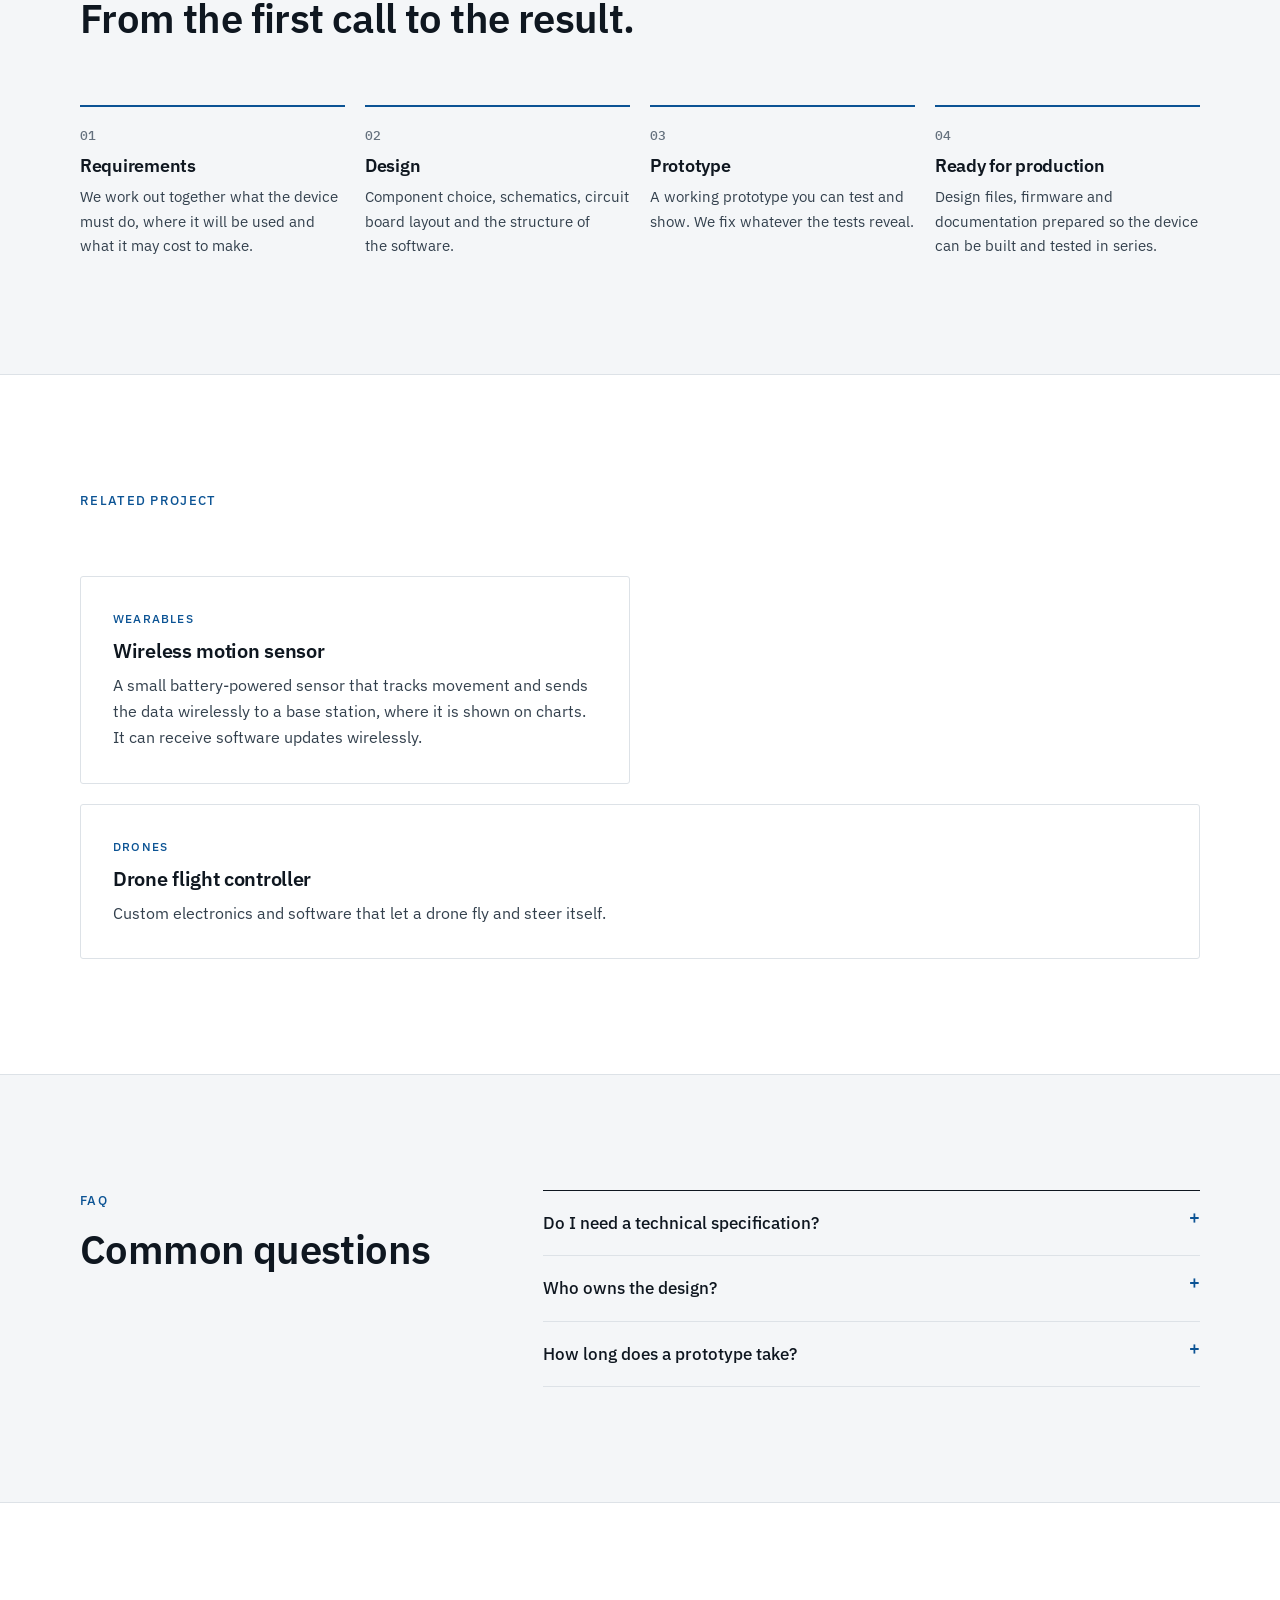
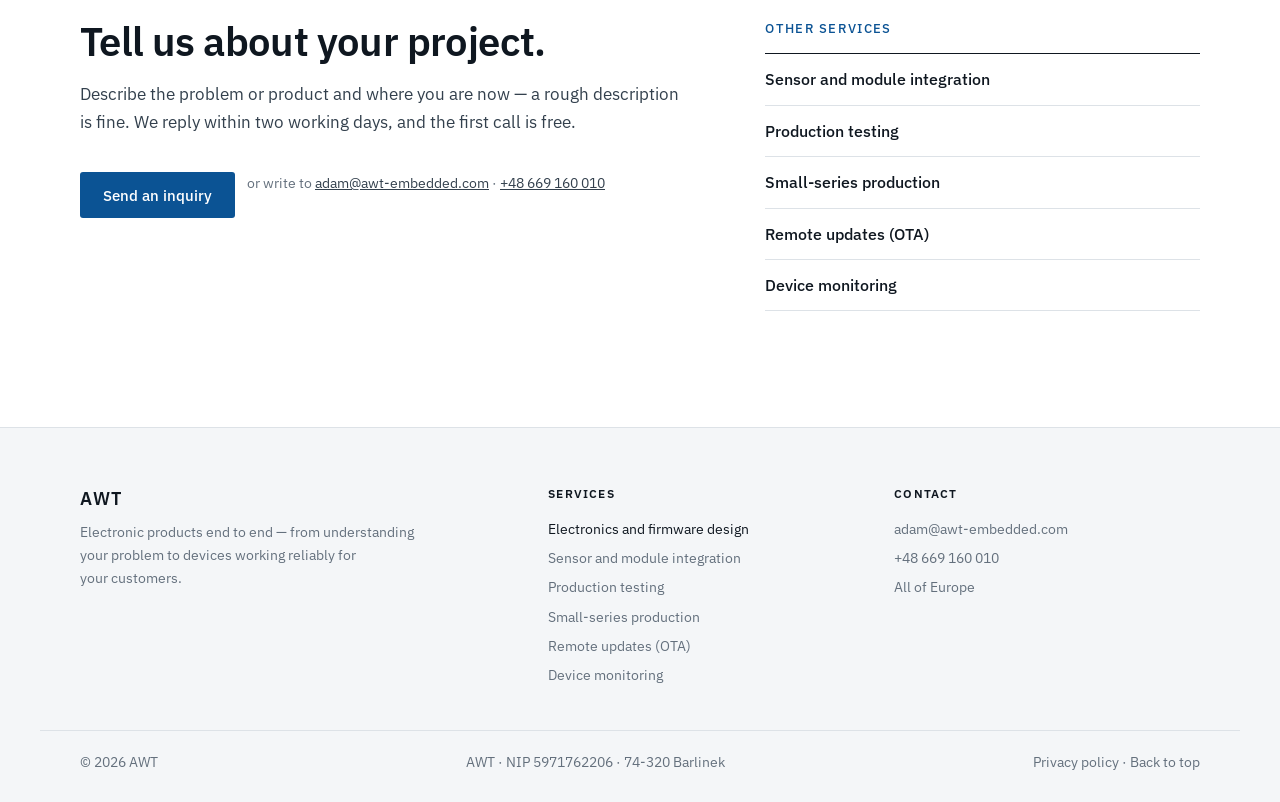
<file: services/electronics-design/index.html>
<!doctype html>
<!-- Generated by tools/build_services.py from content/services.json. Do not edit. -->
<html lang="en">
<head>
  <meta charset="utf-8">
  <meta name="viewport" content="width=device-width, initial-scale=1">
  <title>Electronics &amp; Firmware Design and Prototyping — AWT, Poland</title>
  <meta name="description" content="Custom electronics and embedded firmware design, from a rough idea to a working prototype: PCB design, device software, connection to apps and the cloud. Design files and code are yours.">
  <meta name="color-scheme" content="light dark">
  <script>
    // set theme before first paint
    try { var t = localStorage.getItem("awt-theme"); } catch (e) {}
    document.documentElement.dataset.theme = t === "dark" ? "dark" : "light";
  </script>
  <link rel="icon" href="../../favicon.svg" type="image/svg+xml">
  <link rel="preload" href="../../fonts/ibm-plex-sans-latin.woff2" as="font" type="font/woff2" crossorigin>
  <link rel="canonical" href="https://www.awt-embedded.com/services/electronics-design/">
  <link rel="alternate" hreflang="en" href="https://www.awt-embedded.com/services/electronics-design/">
  <link rel="alternate" hreflang="pl" href="https://www.awt-embedded.com/pl/uslugi/projektowanie-elektroniki/">
  <link rel="alternate" hreflang="x-default" href="https://www.awt-embedded.com/services/electronics-design/">
  <meta property="og:type" content="website">
  <meta property="og:site_name" content="AWT">
  <meta property="og:title" content="Electronics &amp; Firmware Design and Prototyping — AWT, Poland">
  <meta property="og:description" content="Custom electronics and embedded firmware design, from a rough idea to a working prototype: PCB design, device software, connection to apps and the cloud. Design files and code are yours.">
  <meta property="og:url" content="https://www.awt-embedded.com/services/electronics-design/">
  <meta property="og:image" content="https://www.awt-embedded.com/og-image.png">
  <meta property="og:image:width" content="1200">
  <meta property="og:image:height" content="630">
  <meta property="og:locale" content="en_GB">
  <meta name="twitter:card" content="summary_large_image">
  <script type="application/ld+json">
[
  {
    "@context": "https://schema.org",
    "@type": "Service",
    "name": "Electronics and firmware design",
    "description": "Custom electronics and embedded firmware design, from a rough idea to a working prototype: PCB design, device software, connection to apps and the cloud. Design files and code are yours.",
    "url": "https://www.awt-embedded.com/services/electronics-design/",
    "serviceType": "Electronics and firmware design",
    "areaServed": "Europe",
    "provider": {
      "@type": "ProfessionalService",
      "name": "AWT",
      "url": "https://www.awt-embedded.com/",
      "telephone": "+48669160010",
      "email": "adam@awt-embedded.com",
      "address": {
        "@type": "PostalAddress",
        "postalCode": "74-320",
        "addressLocality": "Barlinek",
        "addressCountry": "PL"
      }
    }
  },
  {
    "@context": "https://schema.org",
    "@type": "BreadcrumbList",
    "itemListElement": [
      {
        "@type": "ListItem",
        "position": 1,
        "name": "Home",
        "item": "https://www.awt-embedded.com/"
      },
      {
        "@type": "ListItem",
        "position": 2,
        "name": "Services",
        "item": "https://www.awt-embedded.com/#services"
      },
      {
        "@type": "ListItem",
        "position": 3,
        "name": "Electronics and firmware design",
        "item": "https://www.awt-embedded.com/services/electronics-design/"
      }
    ]
  }
]
  </script>
  <link rel="stylesheet" href="../../styles.css">
</head>
<body>
  <a class="skip" href="#main">Skip to content</a>

  <header class="topbar">
    <div class="wrap topbar__inner">
      <a class="brand" href="../../" aria-label="AWT — home">
        <svg class="brand__logo" viewBox="0 0 32 32" aria-hidden="true">
          <rect x="8" y="8" width="16" height="16" rx="1.5"/>
          <path d="M12 3v5M16 3v5M20 3v5M12 24v5M16 24v5M20 24v5M3 12h5M3 16h5M3 20h5M24 12h5M24 16h5M24 20h5"/>
        </svg>
        <span class="brand__text">
          <span class="brand__name">AWT</span>
          <span class="brand__sub">Electronic products</span>
        </span>
      </a>
      <nav class="nav" aria-label="Main">
        <a href="../../#why">Why AWT</a>
        <a href="../../#services">Services</a>
        <a href="../../#projects">Projects</a>
        <a href="../../#process">How we work</a>
        <a href="../../#faq">FAQ</a>
      </nav>
      <div class="topbar__tools">
        <button class="iconbtn" type="button" id="theme-toggle" aria-label="Toggle dark mode">
          <svg class="i-moon" viewBox="0 0 24 24" aria-hidden="true"><path d="M20 14.5A8 8 0 0 1 9.5 4a8 8 0 1 0 10.5 10.5z"/></svg>
          <svg class="i-sun" viewBox="0 0 24 24" aria-hidden="true"><circle cx="12" cy="12" r="4"/><path d="M12 2v2M12 20v2M2 12h2M20 12h2M4.9 4.9l1.4 1.4M17.7 17.7l1.4 1.4M4.9 19.1l1.4-1.4M17.7 6.3l1.4-1.4"/></svg>
        </button>
        <div class="lang" role="group" aria-label="Language">
          <a href="./" data-lang="en" hreflang="en" lang="en" aria-current="page">EN</a>
          <a href="../../pl/uslugi/projektowanie-elektroniki/" data-lang="pl" hreflang="pl" lang="pl">PL</a>
        </div>
        <a class="btn btn--primary btn--sm" href="../../#contact">Request a quote</a>
      </div>
    </div>
  </header>

  <main id="main">
    <section class="hero hero--page" id="top">
      <div class="wrap">
        <nav class="crumbs" aria-label="Breadcrumb">
          <a href="../../">Home</a> <span aria-hidden="true">/</span>
          <a href="../../#services">Services</a> <span aria-hidden="true">/</span>
          <span aria-current="page">Electronics and firmware design</span>
        </nav>
        <p class="kicker">Design and development</p>
        <h1>Electronics and firmware design, from an idea to a working prototype.</h1>
        <p class="lede">We design the circuit boards and the software that runs on them, and build prototypes you can test, show to investors or put in front of your first customers. You don&#x27;t need a technical specification to start — we help you write one.</p>
        <div class="hero__actions">
          <a class="btn btn--primary" href="../../#contact">Send an inquiry</a>
        </div>
      </div>
    </section>

    <section class="section">
      <div class="wrap detail">
        <div class="detail__body">
          <p>Designing a device means getting many decisions right at once: which components to use, how the board is laid out, how the firmware behaves, how the device talks to phones, apps or the internet, and how it will later be <a href="../../services/electronics-production/">produced</a> and <a href="../../services/production-testing/">tested</a>. We handle all of these together, so the prototype is not just a demo but a sound starting point for production.</p>
          <p>Already have an engineering team? We can join for the parts that need extra hands or specialist experience, working with your tools and processes.</p>
          <p class="updated">Last updated: <time datetime="2026-11-05">5 November 2026</time></p>
        </div>
        <aside class="detail__side">
          <h2 class="detail__h">What you get</h2>
          <ul class="deliv">
              <li>Requirements and technical specification</li>
              <li>Electronics and PCB design</li>
              <li>Embedded software (firmware)</li>
              <li>Connection to phones, apps and the cloud</li>
              <li>Working prototypes</li>
              <li>All design files, code and documentation handed over</li>
          </ul>
          <h2 class="detail__h">When it helps</h2>
          <ul class="deliv">
              <li>You have an idea for a device but no in-house electronics team.</li>
              <li>Your team needs help with a difficult part of the design.</li>
              <li>An existing device needs a redesign, for example because a part is no longer available.</li>
          </ul>
        </aside>
      </div>
    </section>

    <section class="section section--alt">
      <div class="wrap">
        <header class="section__head">
          <p class="eyebrow">How it works</p>
          <h2>From the first call to the result.</h2>
        </header>
        <ol class="steps">
          <li><h3>Requirements</h3><p>We work out together what the device must do, where it will be used and what it may cost to make.</p></li>
          <li><h3>Design</h3><p>Component choice, schematics, circuit board layout and the structure of the software.</p></li>
          <li><h3>Prototype</h3><p>A working prototype you can test and show. We fix whatever the tests reveal.</p></li>
          <li><h3>Ready for production</h3><p>Design files, firmware and documentation prepared so the device can be built and tested in series.</p></li>
        </ol>
      </div>
    </section>

    <section class="section">
      <div class="wrap">
        <header class="section__head">
          <p class="eyebrow">Related project</p>
        </header>
        <div class="cases">
          <article class="case">
            <p class="case__sector">Wearables</p>
            <h3>Wireless motion sensor</h3>
            <p>A small battery-powered sensor that tracks movement and sends the data wirelessly to a base station, where it is shown on charts. It can receive software updates wirelessly.</p>
          </article>
          <article class="case">
            <p class="case__sector">Drones</p>
            <h3>Drone flight controller</h3>
            <p>Custom electronics and software that let a drone fly and steer itself.</p>
          </article>
        </div>
      </div>
    </section>

    <section class="section section--alt">
      <div class="wrap faq">
        <header class="section__head section__head--side">
          <p class="eyebrow">FAQ</p>
          <h2>Common questions</h2>
        </header>
        <div class="faq__list">
          <details><summary>Do I need a technical specification?</summary><p>No. A sketch or a short description is enough. We turn it into clear requirements and a plan before anything is built.</p></details>
          <details><summary>Who owns the design?</summary><p>You do. All schematics, circuit board files, source code and documentation are handed over to you.</p></details>
          <details><summary>How long does a prototype take?</summary><p>It depends on the device. After the first call you receive a written plan with stages, dates and a price for each stage.</p></details>
        </div>
      </div>
    </section>

    <section class="section">
      <div class="wrap cta">
        <div>
          <h2>Tell us about your project.</h2>
          <p class="section__intro">Describe the problem or product and where you are now — a rough description is fine. We reply within two working days, and the first call is free.</p>
          <div class="hero__actions">
            <a class="btn btn--primary" href="../../#contact">Send an inquiry</a>
            <span class="cta__alt">or write to <a href="mailto:adam@awt-embedded.com">adam@awt-embedded.com</a> · <a href="tel:+48669160010">+48 669 160 010</a></span>
          </div>
        </div>
        <nav class="related" aria-label="Other services">
          <p class="eyebrow">Other services</p>
          <ul>
          <li><a href="../../services/hardware-integration/">Sensor and module integration</a></li>
          <li><a href="../../services/production-testing/">Production testing</a></li>
          <li><a href="../../services/electronics-production/">Small-series production</a></li>
          <li><a href="../../services/ota-updates/">Remote updates (OTA)</a></li>
          <li><a href="../../services/device-monitoring/">Device monitoring</a></li>
          </ul>
        </nav>
      </div>
    </section>
  </main>

  <footer class="footer">
    <div class="wrap footer__grid">
      <div class="footer__brand">
        <p class="footer__name">AWT</p>
        <p>Electronic products end to end — from understanding your problem to devices working reliably for your customers.</p>
      </div>
      <div>
        <p class="footer__h">Services</p>
        <ul>
          <li><a href="../../services/electronics-design/" aria-current="page">Electronics and firmware design</a></li>
          <li><a href="../../services/hardware-integration/">Sensor and module integration</a></li>
          <li><a href="../../services/production-testing/">Production testing</a></li>
          <li><a href="../../services/electronics-production/">Small-series production</a></li>
          <li><a href="../../services/ota-updates/">Remote updates (OTA)</a></li>
          <li><a href="../../services/device-monitoring/">Device monitoring</a></li>
        </ul>
      </div>
      <div>
        <p class="footer__h">Contact</p>
        <ul>
          <li><a href="mailto:adam@awt-embedded.com">adam@awt-embedded.com</a></li>
          <li><a href="tel:+48669160010">+48 669 160 010</a></li>
          <li>All of Europe</li>
        </ul>
      </div>
    </div>
    <div class="wrap footer__base">
      <span>© <span id="year">2026</span> AWT</span>
      <span class="footer__legal">AWT · NIP 5971762206 · 74-320 Barlinek</span>
      <span class="footer__links"><a href="../../privacy.html">Privacy policy</a> · <a href="#top">Back to top</a></span>
    </div>
  </footer>

  <script src="../../main.js"></script>
</body>
</html>
</file>
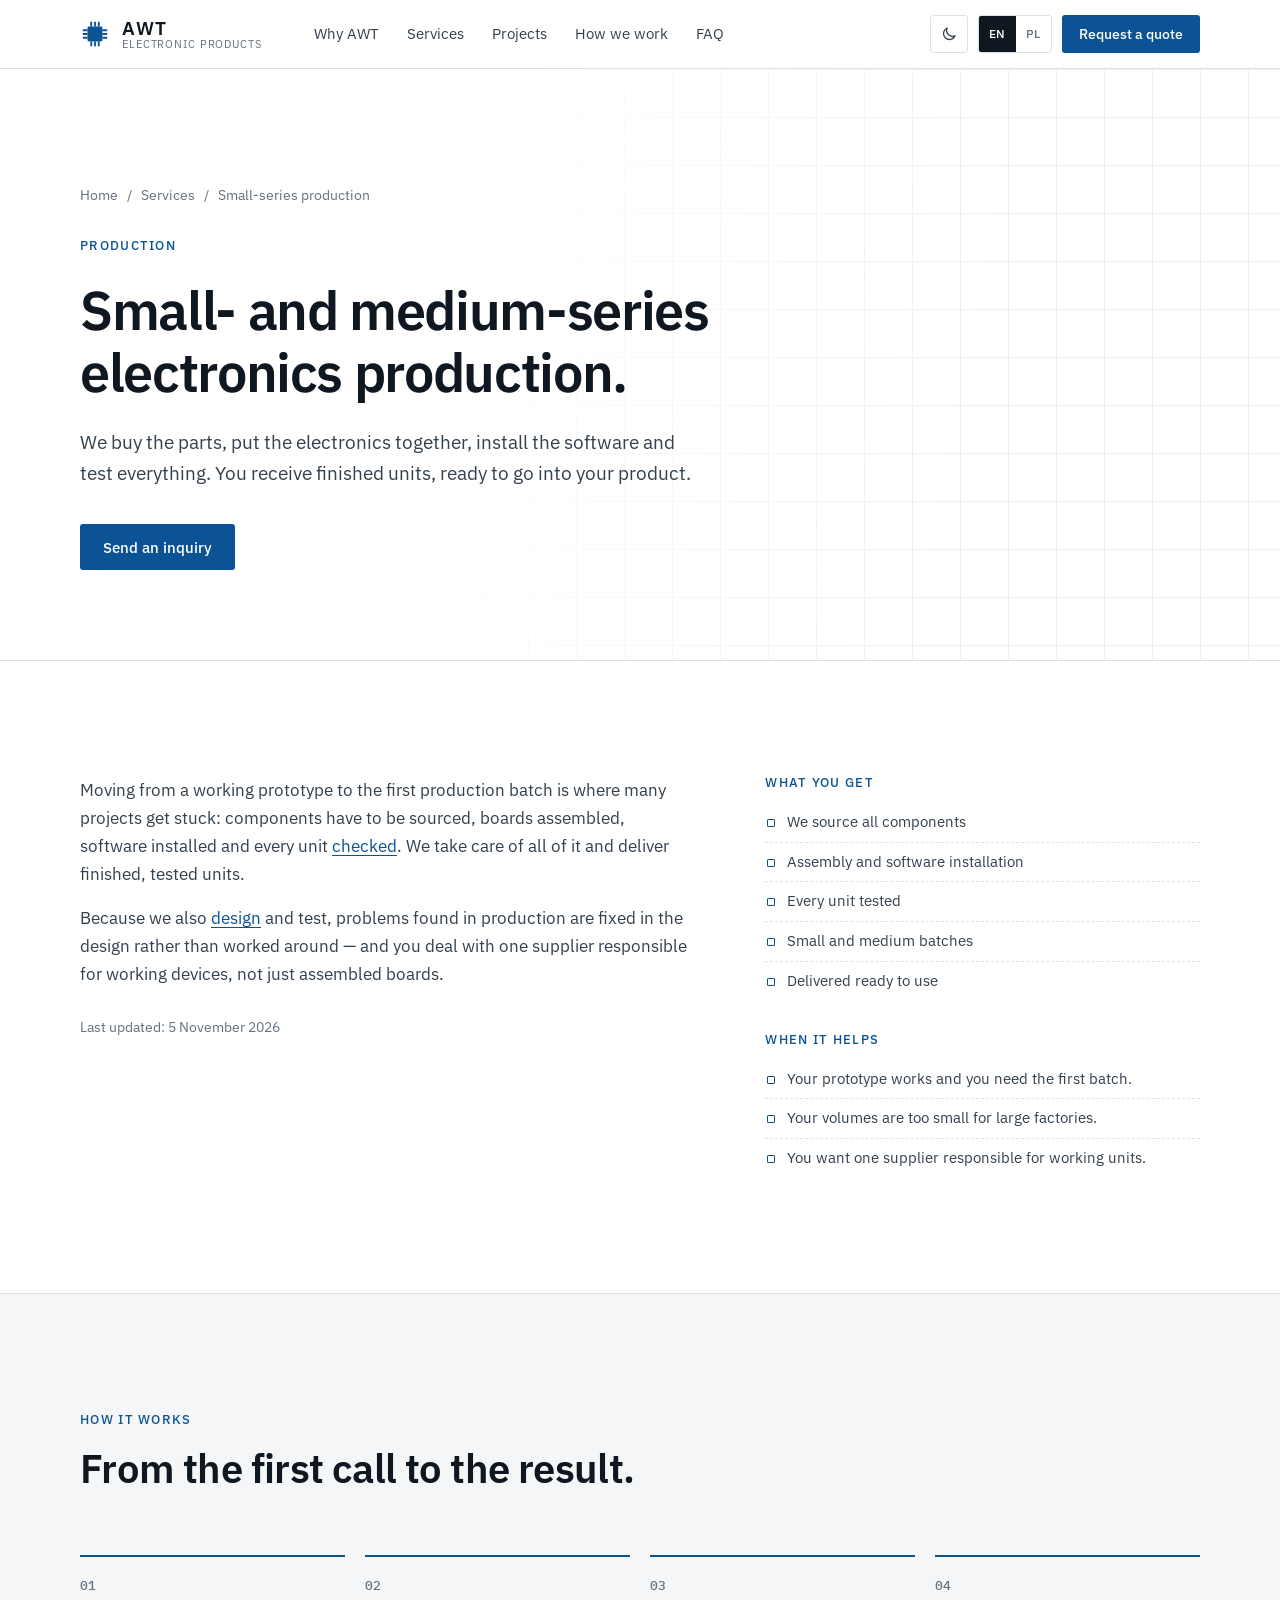
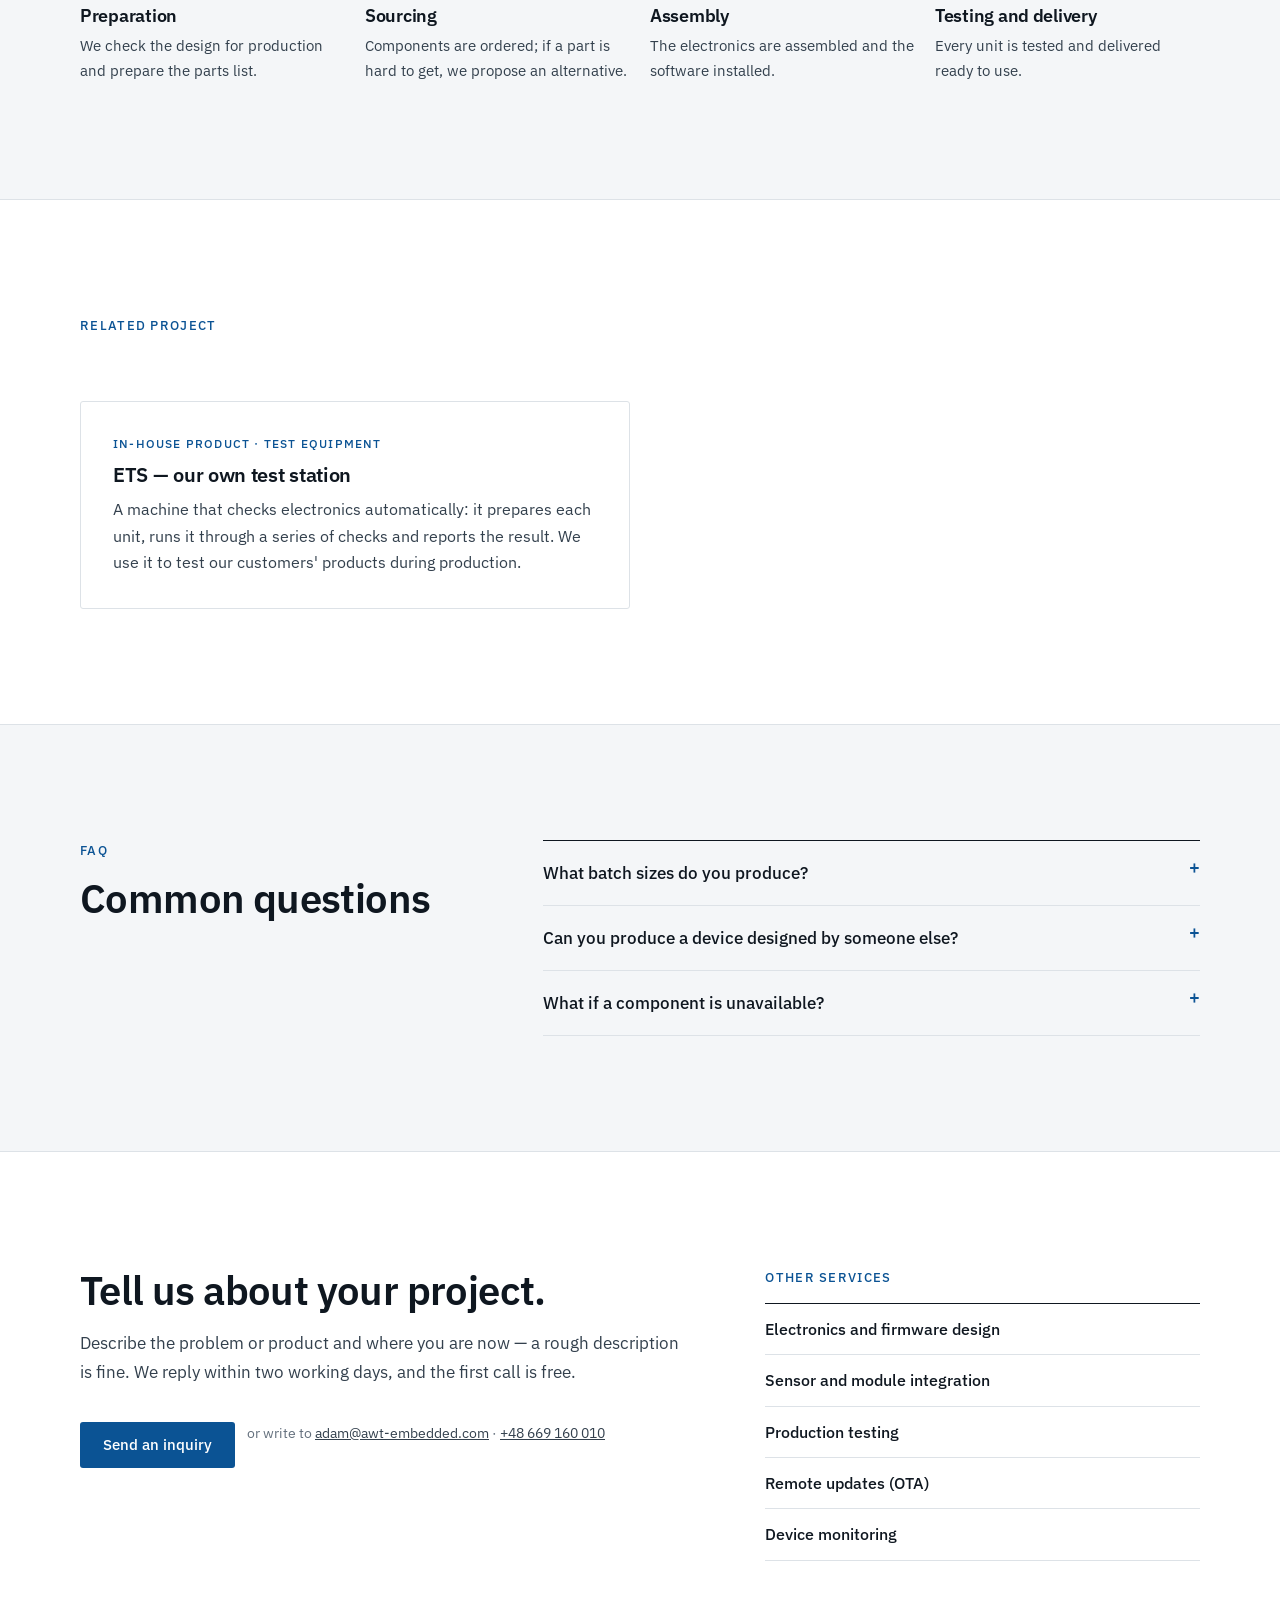
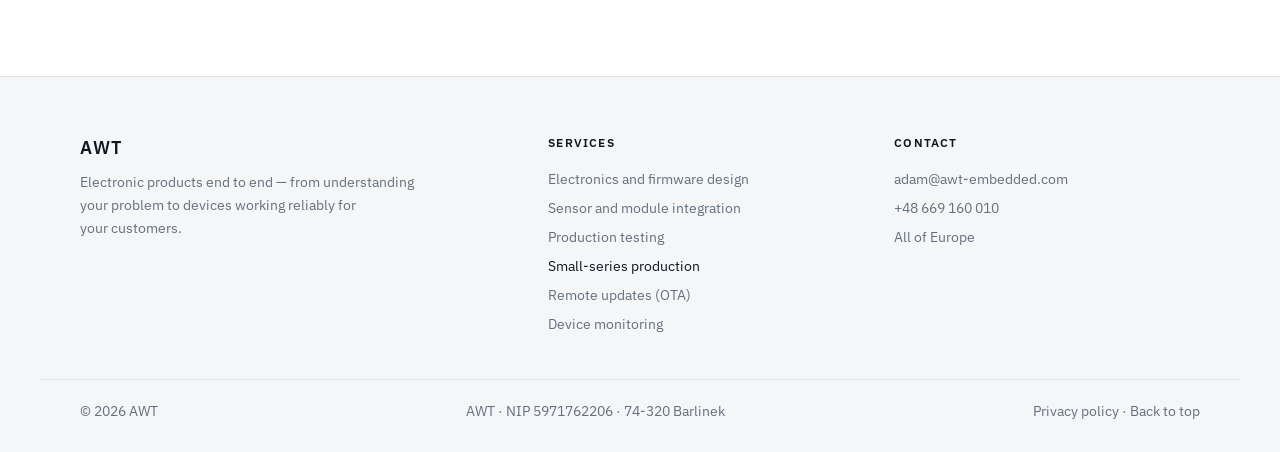
<file: services/electronics-production/index.html>
<!doctype html>
<!-- Generated by tools/build_services.py from content/services.json. Do not edit. -->
<html lang="en">
<head>
  <meta charset="utf-8">
  <meta name="viewport" content="width=device-width, initial-scale=1">
  <title>Small-Series Electronics Production — AWT, Poland</title>
  <meta name="description" content="Small- and medium-series electronics production: component sourcing, assembly, software installation and testing of every unit. Delivered ready to go into your product.">
  <meta name="color-scheme" content="light dark">
  <script>
    // set theme before first paint
    try { var t = localStorage.getItem("awt-theme"); } catch (e) {}
    document.documentElement.dataset.theme = t === "dark" ? "dark" : "light";
  </script>
  <link rel="icon" href="../../favicon.svg" type="image/svg+xml">
  <link rel="preload" href="../../fonts/ibm-plex-sans-latin.woff2" as="font" type="font/woff2" crossorigin>
  <link rel="canonical" href="https://www.awt-embedded.com/services/electronics-production/">
  <link rel="alternate" hreflang="en" href="https://www.awt-embedded.com/services/electronics-production/">
  <link rel="alternate" hreflang="pl" href="https://www.awt-embedded.com/pl/uslugi/produkcja-elektroniki/">
  <link rel="alternate" hreflang="x-default" href="https://www.awt-embedded.com/services/electronics-production/">
  <meta property="og:type" content="website">
  <meta property="og:site_name" content="AWT">
  <meta property="og:title" content="Small-Series Electronics Production — AWT, Poland">
  <meta property="og:description" content="Small- and medium-series electronics production: component sourcing, assembly, software installation and testing of every unit. Delivered ready to go into your product.">
  <meta property="og:url" content="https://www.awt-embedded.com/services/electronics-production/">
  <meta property="og:image" content="https://www.awt-embedded.com/og-image.png">
  <meta property="og:image:width" content="1200">
  <meta property="og:image:height" content="630">
  <meta property="og:locale" content="en_GB">
  <meta name="twitter:card" content="summary_large_image">
  <script type="application/ld+json">
[
  {
    "@context": "https://schema.org",
    "@type": "Service",
    "name": "Small-series production",
    "description": "Small- and medium-series electronics production: component sourcing, assembly, software installation and testing of every unit. Delivered ready to go into your product.",
    "url": "https://www.awt-embedded.com/services/electronics-production/",
    "serviceType": "Small-series production",
    "areaServed": "Europe",
    "provider": {
      "@type": "ProfessionalService",
      "name": "AWT",
      "url": "https://www.awt-embedded.com/",
      "telephone": "+48669160010",
      "email": "adam@awt-embedded.com",
      "address": {
        "@type": "PostalAddress",
        "postalCode": "74-320",
        "addressLocality": "Barlinek",
        "addressCountry": "PL"
      }
    }
  },
  {
    "@context": "https://schema.org",
    "@type": "BreadcrumbList",
    "itemListElement": [
      {
        "@type": "ListItem",
        "position": 1,
        "name": "Home",
        "item": "https://www.awt-embedded.com/"
      },
      {
        "@type": "ListItem",
        "position": 2,
        "name": "Services",
        "item": "https://www.awt-embedded.com/#services"
      },
      {
        "@type": "ListItem",
        "position": 3,
        "name": "Small-series production",
        "item": "https://www.awt-embedded.com/services/electronics-production/"
      }
    ]
  }
]
  </script>
  <link rel="stylesheet" href="../../styles.css">
</head>
<body>
  <a class="skip" href="#main">Skip to content</a>

  <header class="topbar">
    <div class="wrap topbar__inner">
      <a class="brand" href="../../" aria-label="AWT — home">
        <svg class="brand__logo" viewBox="0 0 32 32" aria-hidden="true">
          <rect x="8" y="8" width="16" height="16" rx="1.5"/>
          <path d="M12 3v5M16 3v5M20 3v5M12 24v5M16 24v5M20 24v5M3 12h5M3 16h5M3 20h5M24 12h5M24 16h5M24 20h5"/>
        </svg>
        <span class="brand__text">
          <span class="brand__name">AWT</span>
          <span class="brand__sub">Electronic products</span>
        </span>
      </a>
      <nav class="nav" aria-label="Main">
        <a href="../../#why">Why AWT</a>
        <a href="../../#services">Services</a>
        <a href="../../#projects">Projects</a>
        <a href="../../#process">How we work</a>
        <a href="../../#faq">FAQ</a>
      </nav>
      <div class="topbar__tools">
        <button class="iconbtn" type="button" id="theme-toggle" aria-label="Toggle dark mode">
          <svg class="i-moon" viewBox="0 0 24 24" aria-hidden="true"><path d="M20 14.5A8 8 0 0 1 9.5 4a8 8 0 1 0 10.5 10.5z"/></svg>
          <svg class="i-sun" viewBox="0 0 24 24" aria-hidden="true"><circle cx="12" cy="12" r="4"/><path d="M12 2v2M12 20v2M2 12h2M20 12h2M4.9 4.9l1.4 1.4M17.7 17.7l1.4 1.4M4.9 19.1l1.4-1.4M17.7 6.3l1.4-1.4"/></svg>
        </button>
        <div class="lang" role="group" aria-label="Language">
          <a href="./" data-lang="en" hreflang="en" lang="en" aria-current="page">EN</a>
          <a href="../../pl/uslugi/produkcja-elektroniki/" data-lang="pl" hreflang="pl" lang="pl">PL</a>
        </div>
        <a class="btn btn--primary btn--sm" href="../../#contact">Request a quote</a>
      </div>
    </div>
  </header>

  <main id="main">
    <section class="hero hero--page" id="top">
      <div class="wrap">
        <nav class="crumbs" aria-label="Breadcrumb">
          <a href="../../">Home</a> <span aria-hidden="true">/</span>
          <a href="../../#services">Services</a> <span aria-hidden="true">/</span>
          <span aria-current="page">Small-series production</span>
        </nav>
        <p class="kicker">Production</p>
        <h1>Small- and medium-series electronics production.</h1>
        <p class="lede">We buy the parts, put the electronics together, install the software and test everything. You receive finished units, ready to go into your product.</p>
        <div class="hero__actions">
          <a class="btn btn--primary" href="../../#contact">Send an inquiry</a>
        </div>
      </div>
    </section>

    <section class="section">
      <div class="wrap detail">
        <div class="detail__body">
          <p>Moving from a working prototype to the first production batch is where many projects get stuck: components have to be sourced, boards assembled, software installed and every unit <a href="../../services/production-testing/">checked</a>. We take care of all of it and deliver finished, tested units.</p>
          <p>Because we also <a href="../../services/electronics-design/">design</a> and test, problems found in production are fixed in the design rather than worked around — and you deal with one supplier responsible for working devices, not just assembled boards.</p>
          <p class="updated">Last updated: <time datetime="2026-11-05">5 November 2026</time></p>
        </div>
        <aside class="detail__side">
          <h2 class="detail__h">What you get</h2>
          <ul class="deliv">
              <li>We source all components</li>
              <li>Assembly and software installation</li>
              <li>Every unit tested</li>
              <li>Small and medium batches</li>
              <li>Delivered ready to use</li>
          </ul>
          <h2 class="detail__h">When it helps</h2>
          <ul class="deliv">
              <li>Your prototype works and you need the first batch.</li>
              <li>Your volumes are too small for large factories.</li>
              <li>You want one supplier responsible for working units.</li>
          </ul>
        </aside>
      </div>
    </section>

    <section class="section section--alt">
      <div class="wrap">
        <header class="section__head">
          <p class="eyebrow">How it works</p>
          <h2>From the first call to the result.</h2>
        </header>
        <ol class="steps">
          <li><h3>Preparation</h3><p>We check the design for production and prepare the parts list.</p></li>
          <li><h3>Sourcing</h3><p>Components are ordered; if a part is hard to get, we propose an alternative.</p></li>
          <li><h3>Assembly</h3><p>The electronics are assembled and the software installed.</p></li>
          <li><h3>Testing and delivery</h3><p>Every unit is tested and delivered ready to use.</p></li>
        </ol>
      </div>
    </section>

    <section class="section">
      <div class="wrap">
        <header class="section__head">
          <p class="eyebrow">Related project</p>
        </header>
        <div class="cases">
          <article class="case">
            <p class="case__sector">In-house product · Test equipment</p>
            <h3>ETS — our own test station</h3>
            <p>A machine that checks electronics automatically: it prepares each unit, runs it through a series of checks and reports the result. We use it to test our customers&#x27; products during production.</p>
          </article>
        </div>
      </div>
    </section>

    <section class="section section--alt">
      <div class="wrap faq">
        <header class="section__head section__head--side">
          <p class="eyebrow">FAQ</p>
          <h2>Common questions</h2>
        </header>
        <div class="faq__list">
          <details><summary>What batch sizes do you produce?</summary><p>Small and medium batches, from pilot runs to regular production. Tell us your expected volumes and we will propose the right approach.</p></details>
          <details><summary>Can you produce a device designed by someone else?</summary><p>Yes, given the complete design files. We review them first and point out anything that could cause problems in production.</p></details>
          <details><summary>What if a component is unavailable?</summary><p>We propose a replacement and, if needed, adapt the design and software so production can continue.</p></details>
        </div>
      </div>
    </section>

    <section class="section">
      <div class="wrap cta">
        <div>
          <h2>Tell us about your project.</h2>
          <p class="section__intro">Describe the problem or product and where you are now — a rough description is fine. We reply within two working days, and the first call is free.</p>
          <div class="hero__actions">
            <a class="btn btn--primary" href="../../#contact">Send an inquiry</a>
            <span class="cta__alt">or write to <a href="mailto:adam@awt-embedded.com">adam@awt-embedded.com</a> · <a href="tel:+48669160010">+48 669 160 010</a></span>
          </div>
        </div>
        <nav class="related" aria-label="Other services">
          <p class="eyebrow">Other services</p>
          <ul>
          <li><a href="../../services/electronics-design/">Electronics and firmware design</a></li>
          <li><a href="../../services/hardware-integration/">Sensor and module integration</a></li>
          <li><a href="../../services/production-testing/">Production testing</a></li>
          <li><a href="../../services/ota-updates/">Remote updates (OTA)</a></li>
          <li><a href="../../services/device-monitoring/">Device monitoring</a></li>
          </ul>
        </nav>
      </div>
    </section>
  </main>

  <footer class="footer">
    <div class="wrap footer__grid">
      <div class="footer__brand">
        <p class="footer__name">AWT</p>
        <p>Electronic products end to end — from understanding your problem to devices working reliably for your customers.</p>
      </div>
      <div>
        <p class="footer__h">Services</p>
        <ul>
          <li><a href="../../services/electronics-design/">Electronics and firmware design</a></li>
          <li><a href="../../services/hardware-integration/">Sensor and module integration</a></li>
          <li><a href="../../services/production-testing/">Production testing</a></li>
          <li><a href="../../services/electronics-production/" aria-current="page">Small-series production</a></li>
          <li><a href="../../services/ota-updates/">Remote updates (OTA)</a></li>
          <li><a href="../../services/device-monitoring/">Device monitoring</a></li>
        </ul>
      </div>
      <div>
        <p class="footer__h">Contact</p>
        <ul>
          <li><a href="mailto:adam@awt-embedded.com">adam@awt-embedded.com</a></li>
          <li><a href="tel:+48669160010">+48 669 160 010</a></li>
          <li>All of Europe</li>
        </ul>
      </div>
    </div>
    <div class="wrap footer__base">
      <span>© <span id="year">2026</span> AWT</span>
      <span class="footer__legal">AWT · NIP 5971762206 · 74-320 Barlinek</span>
      <span class="footer__links"><a href="../../privacy.html">Privacy policy</a> · <a href="#top">Back to top</a></span>
    </div>
  </footer>

  <script src="../../main.js"></script>
</body>
</html>
</file>
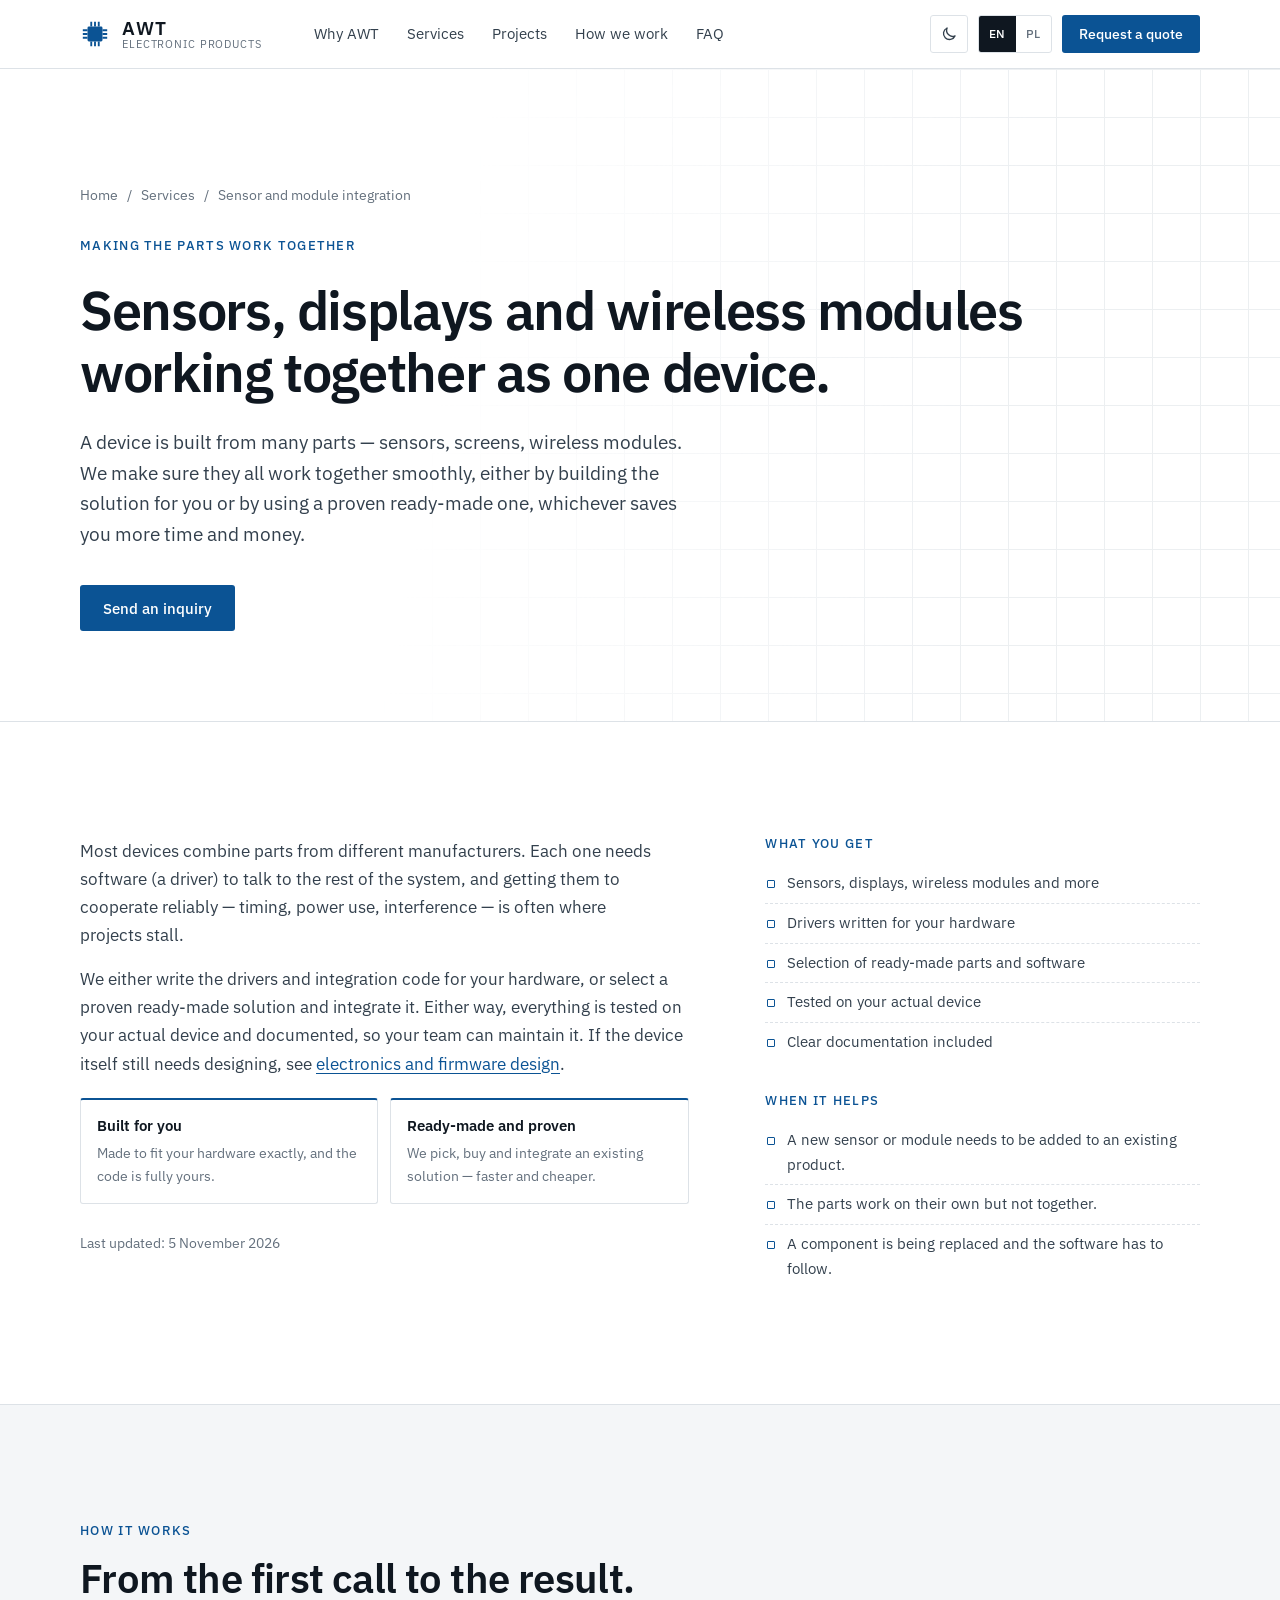
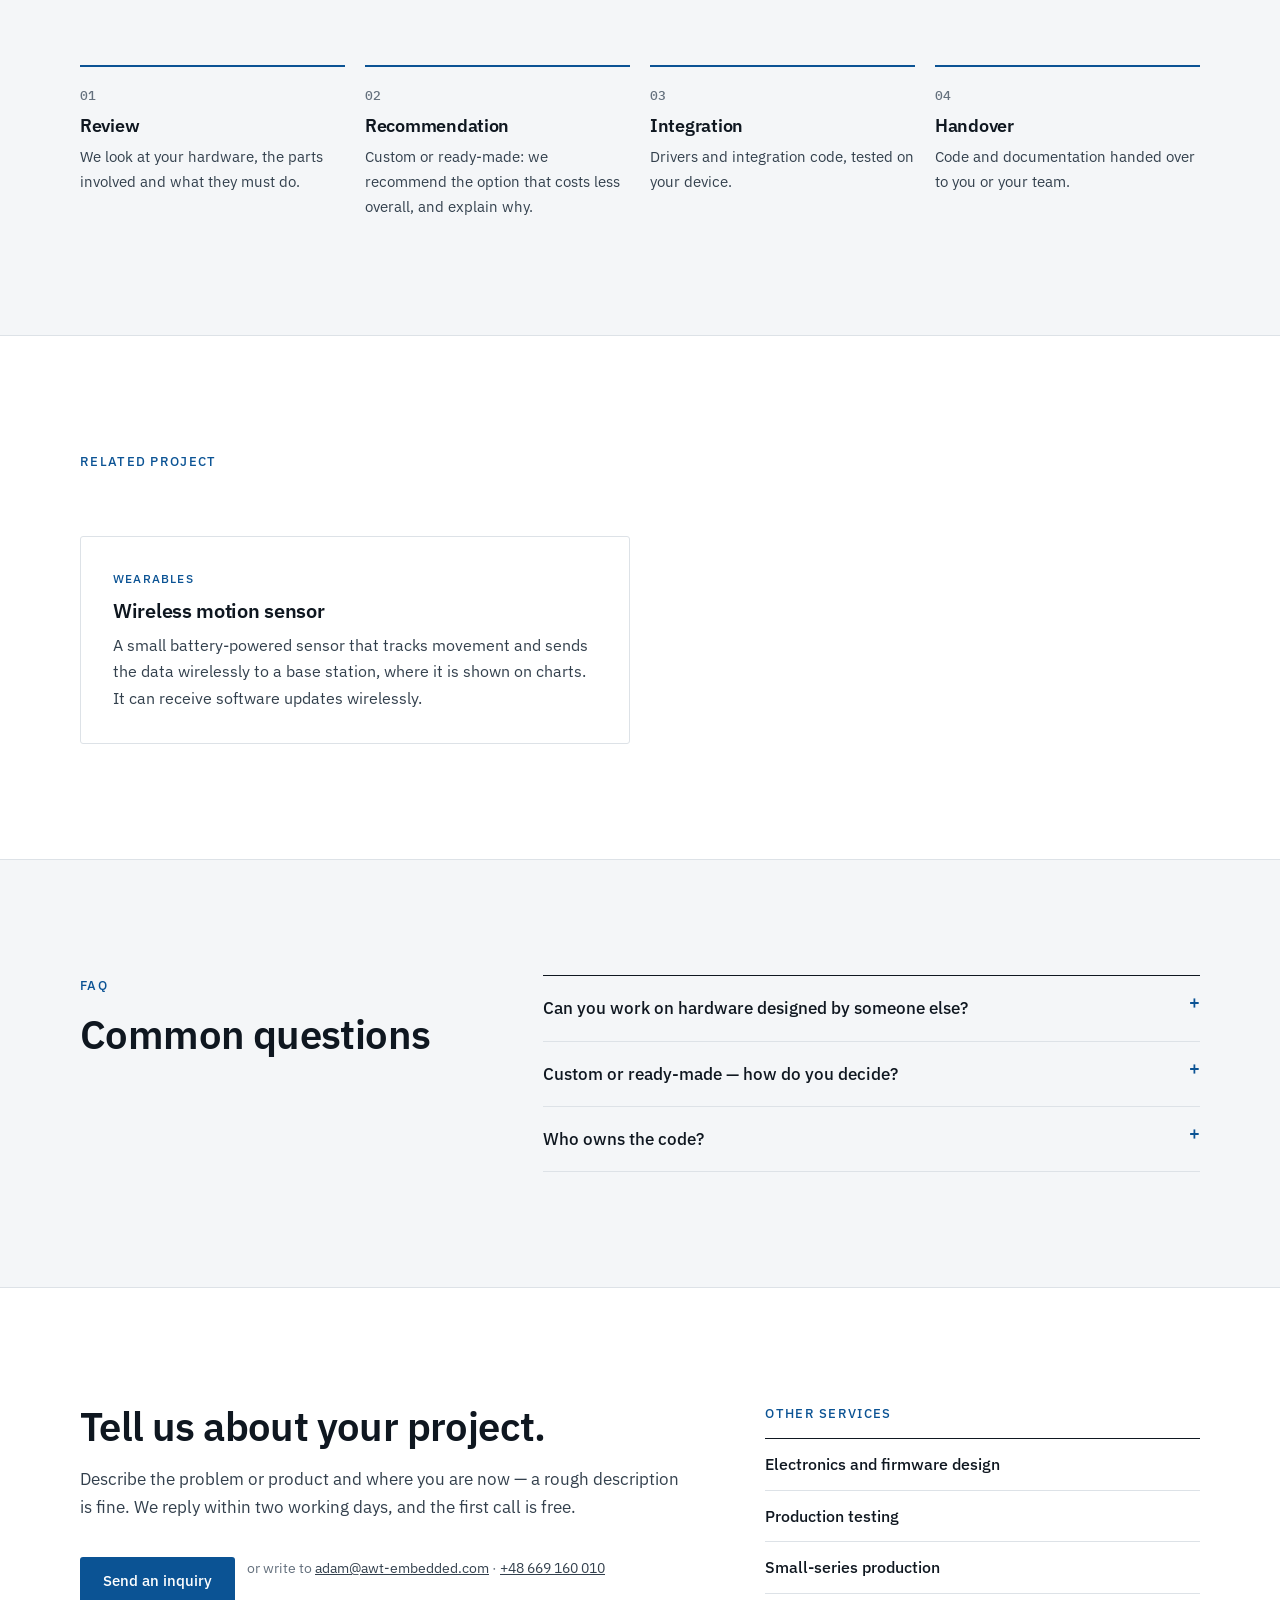
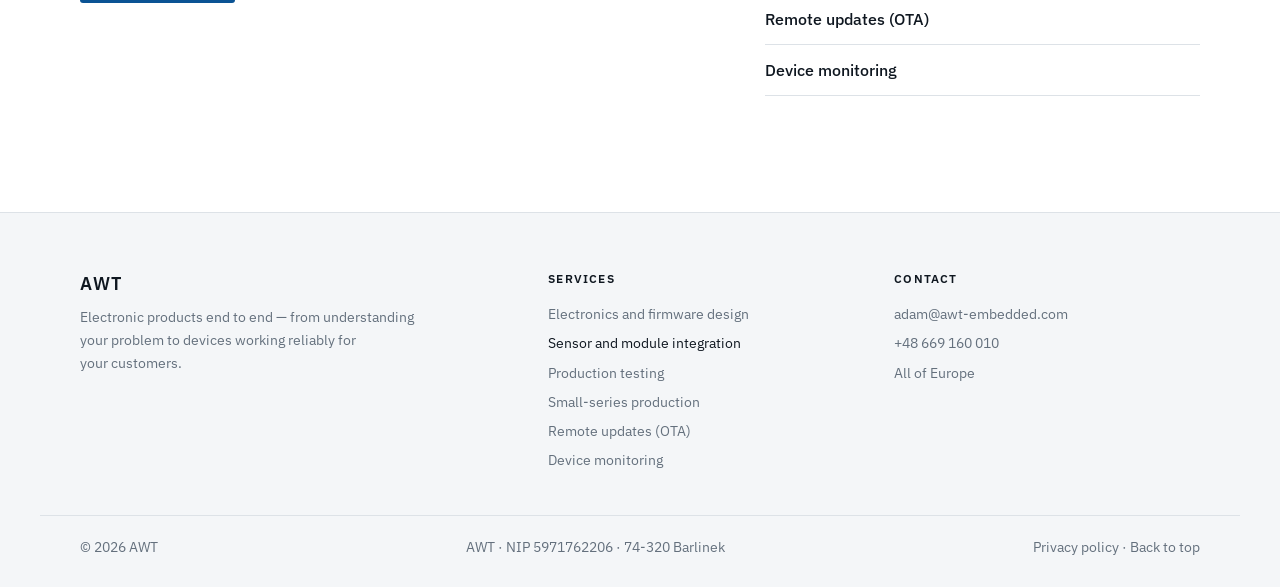
<file: services/hardware-integration/index.html>
<!doctype html>
<!-- Generated by tools/build_services.py from content/services.json. Do not edit. -->
<html lang="en">
<head>
  <meta charset="utf-8">
  <meta name="viewport" content="width=device-width, initial-scale=1">
  <title>Sensor, Display &amp; Wireless Module Integration — AWT</title>
  <meta name="description" content="Integration of sensors, displays and wireless modules into your device: drivers written for your hardware or proven ready-made solutions, tested on your device and documented.">
  <meta name="color-scheme" content="light dark">
  <script>
    // set theme before first paint
    try { var t = localStorage.getItem("awt-theme"); } catch (e) {}
    document.documentElement.dataset.theme = t === "dark" ? "dark" : "light";
  </script>
  <link rel="icon" href="../../favicon.svg" type="image/svg+xml">
  <link rel="preload" href="../../fonts/ibm-plex-sans-latin.woff2" as="font" type="font/woff2" crossorigin>
  <link rel="canonical" href="https://www.awt-embedded.com/services/hardware-integration/">
  <link rel="alternate" hreflang="en" href="https://www.awt-embedded.com/services/hardware-integration/">
  <link rel="alternate" hreflang="pl" href="https://www.awt-embedded.com/pl/uslugi/integracja-podzespolow/">
  <link rel="alternate" hreflang="x-default" href="https://www.awt-embedded.com/services/hardware-integration/">
  <meta property="og:type" content="website">
  <meta property="og:site_name" content="AWT">
  <meta property="og:title" content="Sensor, Display &amp; Wireless Module Integration — AWT">
  <meta property="og:description" content="Integration of sensors, displays and wireless modules into your device: drivers written for your hardware or proven ready-made solutions, tested on your device and documented.">
  <meta property="og:url" content="https://www.awt-embedded.com/services/hardware-integration/">
  <meta property="og:image" content="https://www.awt-embedded.com/og-image.png">
  <meta property="og:image:width" content="1200">
  <meta property="og:image:height" content="630">
  <meta property="og:locale" content="en_GB">
  <meta name="twitter:card" content="summary_large_image">
  <script type="application/ld+json">
[
  {
    "@context": "https://schema.org",
    "@type": "Service",
    "name": "Sensor and module integration",
    "description": "Integration of sensors, displays and wireless modules into your device: drivers written for your hardware or proven ready-made solutions, tested on your device and documented.",
    "url": "https://www.awt-embedded.com/services/hardware-integration/",
    "serviceType": "Sensor and module integration",
    "areaServed": "Europe",
    "provider": {
      "@type": "ProfessionalService",
      "name": "AWT",
      "url": "https://www.awt-embedded.com/",
      "telephone": "+48669160010",
      "email": "adam@awt-embedded.com",
      "address": {
        "@type": "PostalAddress",
        "postalCode": "74-320",
        "addressLocality": "Barlinek",
        "addressCountry": "PL"
      }
    }
  },
  {
    "@context": "https://schema.org",
    "@type": "BreadcrumbList",
    "itemListElement": [
      {
        "@type": "ListItem",
        "position": 1,
        "name": "Home",
        "item": "https://www.awt-embedded.com/"
      },
      {
        "@type": "ListItem",
        "position": 2,
        "name": "Services",
        "item": "https://www.awt-embedded.com/#services"
      },
      {
        "@type": "ListItem",
        "position": 3,
        "name": "Sensor and module integration",
        "item": "https://www.awt-embedded.com/services/hardware-integration/"
      }
    ]
  }
]
  </script>
  <link rel="stylesheet" href="../../styles.css">
</head>
<body>
  <a class="skip" href="#main">Skip to content</a>

  <header class="topbar">
    <div class="wrap topbar__inner">
      <a class="brand" href="../../" aria-label="AWT — home">
        <svg class="brand__logo" viewBox="0 0 32 32" aria-hidden="true">
          <rect x="8" y="8" width="16" height="16" rx="1.5"/>
          <path d="M12 3v5M16 3v5M20 3v5M12 24v5M16 24v5M20 24v5M3 12h5M3 16h5M3 20h5M24 12h5M24 16h5M24 20h5"/>
        </svg>
        <span class="brand__text">
          <span class="brand__name">AWT</span>
          <span class="brand__sub">Electronic products</span>
        </span>
      </a>
      <nav class="nav" aria-label="Main">
        <a href="../../#why">Why AWT</a>
        <a href="../../#services">Services</a>
        <a href="../../#projects">Projects</a>
        <a href="../../#process">How we work</a>
        <a href="../../#faq">FAQ</a>
      </nav>
      <div class="topbar__tools">
        <button class="iconbtn" type="button" id="theme-toggle" aria-label="Toggle dark mode">
          <svg class="i-moon" viewBox="0 0 24 24" aria-hidden="true"><path d="M20 14.5A8 8 0 0 1 9.5 4a8 8 0 1 0 10.5 10.5z"/></svg>
          <svg class="i-sun" viewBox="0 0 24 24" aria-hidden="true"><circle cx="12" cy="12" r="4"/><path d="M12 2v2M12 20v2M2 12h2M20 12h2M4.9 4.9l1.4 1.4M17.7 17.7l1.4 1.4M4.9 19.1l1.4-1.4M17.7 6.3l1.4-1.4"/></svg>
        </button>
        <div class="lang" role="group" aria-label="Language">
          <a href="./" data-lang="en" hreflang="en" lang="en" aria-current="page">EN</a>
          <a href="../../pl/uslugi/integracja-podzespolow/" data-lang="pl" hreflang="pl" lang="pl">PL</a>
        </div>
        <a class="btn btn--primary btn--sm" href="../../#contact">Request a quote</a>
      </div>
    </div>
  </header>

  <main id="main">
    <section class="hero hero--page" id="top">
      <div class="wrap">
        <nav class="crumbs" aria-label="Breadcrumb">
          <a href="../../">Home</a> <span aria-hidden="true">/</span>
          <a href="../../#services">Services</a> <span aria-hidden="true">/</span>
          <span aria-current="page">Sensor and module integration</span>
        </nav>
        <p class="kicker">Making the parts work together</p>
        <h1>Sensors, displays and wireless modules working together as one device.</h1>
        <p class="lede">A device is built from many parts — sensors, screens, wireless modules. We make sure they all work together smoothly, either by building the solution for you or by using a proven ready-made one, whichever saves you more time and money.</p>
        <div class="hero__actions">
          <a class="btn btn--primary" href="../../#contact">Send an inquiry</a>
        </div>
      </div>
    </section>

    <section class="section">
      <div class="wrap detail">
        <div class="detail__body">
          <p>Most devices combine parts from different manufacturers. Each one needs software (a driver) to talk to the rest of the system, and getting them to cooperate reliably — timing, power use, interference — is often where projects stall.</p>
          <p>We either write the drivers and integration code for your hardware, or select a proven ready-made solution and integrate it. Either way, everything is tested on your actual device and documented, so your team can maintain it. If the device itself still needs designing, see <a href="../../services/electronics-design/">electronics and firmware design</a>.</p>
          <div class="options">
            <div><p class="options__h">Built for you</p><p>Made to fit your hardware exactly, and the code is fully yours.</p></div>
            <div><p class="options__h">Ready-made and proven</p><p>We pick, buy and integrate an existing solution — faster and cheaper.</p></div>
          </div>
          <p class="updated">Last updated: <time datetime="2026-11-05">5 November 2026</time></p>
        </div>
        <aside class="detail__side">
          <h2 class="detail__h">What you get</h2>
          <ul class="deliv">
              <li>Sensors, displays, wireless modules and more</li>
              <li>Drivers written for your hardware</li>
              <li>Selection of ready-made parts and software</li>
              <li>Tested on your actual device</li>
              <li>Clear documentation included</li>
          </ul>
          <h2 class="detail__h">When it helps</h2>
          <ul class="deliv">
              <li>A new sensor or module needs to be added to an existing product.</li>
              <li>The parts work on their own but not together.</li>
              <li>A component is being replaced and the software has to follow.</li>
          </ul>
        </aside>
      </div>
    </section>

    <section class="section section--alt">
      <div class="wrap">
        <header class="section__head">
          <p class="eyebrow">How it works</p>
          <h2>From the first call to the result.</h2>
        </header>
        <ol class="steps">
          <li><h3>Review</h3><p>We look at your hardware, the parts involved and what they must do.</p></li>
          <li><h3>Recommendation</h3><p>Custom or ready-made: we recommend the option that costs less overall, and explain why.</p></li>
          <li><h3>Integration</h3><p>Drivers and integration code, tested on your device.</p></li>
          <li><h3>Handover</h3><p>Code and documentation handed over to you or your team.</p></li>
        </ol>
      </div>
    </section>

    <section class="section">
      <div class="wrap">
        <header class="section__head">
          <p class="eyebrow">Related project</p>
        </header>
        <div class="cases">
          <article class="case">
            <p class="case__sector">Wearables</p>
            <h3>Wireless motion sensor</h3>
            <p>A small battery-powered sensor that tracks movement and sends the data wirelessly to a base station, where it is shown on charts. It can receive software updates wirelessly.</p>
          </article>
        </div>
      </div>
    </section>

    <section class="section section--alt">
      <div class="wrap faq">
        <header class="section__head section__head--side">
          <p class="eyebrow">FAQ</p>
          <h2>Common questions</h2>
        </header>
        <div class="faq__list">
          <details><summary>Can you work on hardware designed by someone else?</summary><p>Yes. We start by reviewing the existing design and documentation, then integrate the new parts into it.</p></details>
          <details><summary>Custom or ready-made — how do you decide?</summary><p>By total cost and time: a ready-made solution is usually faster, a custom one fits better and has no licence restrictions. You get a recommendation with reasons and make the decision.</p></details>
          <details><summary>Who owns the code?</summary><p>You do. Code written for you is handed over in full, with documentation.</p></details>
        </div>
      </div>
    </section>

    <section class="section">
      <div class="wrap cta">
        <div>
          <h2>Tell us about your project.</h2>
          <p class="section__intro">Describe the problem or product and where you are now — a rough description is fine. We reply within two working days, and the first call is free.</p>
          <div class="hero__actions">
            <a class="btn btn--primary" href="../../#contact">Send an inquiry</a>
            <span class="cta__alt">or write to <a href="mailto:adam@awt-embedded.com">adam@awt-embedded.com</a> · <a href="tel:+48669160010">+48 669 160 010</a></span>
          </div>
        </div>
        <nav class="related" aria-label="Other services">
          <p class="eyebrow">Other services</p>
          <ul>
          <li><a href="../../services/electronics-design/">Electronics and firmware design</a></li>
          <li><a href="../../services/production-testing/">Production testing</a></li>
          <li><a href="../../services/electronics-production/">Small-series production</a></li>
          <li><a href="../../services/ota-updates/">Remote updates (OTA)</a></li>
          <li><a href="../../services/device-monitoring/">Device monitoring</a></li>
          </ul>
        </nav>
      </div>
    </section>
  </main>

  <footer class="footer">
    <div class="wrap footer__grid">
      <div class="footer__brand">
        <p class="footer__name">AWT</p>
        <p>Electronic products end to end — from understanding your problem to devices working reliably for your customers.</p>
      </div>
      <div>
        <p class="footer__h">Services</p>
        <ul>
          <li><a href="../../services/electronics-design/">Electronics and firmware design</a></li>
          <li><a href="../../services/hardware-integration/" aria-current="page">Sensor and module integration</a></li>
          <li><a href="../../services/production-testing/">Production testing</a></li>
          <li><a href="../../services/electronics-production/">Small-series production</a></li>
          <li><a href="../../services/ota-updates/">Remote updates (OTA)</a></li>
          <li><a href="../../services/device-monitoring/">Device monitoring</a></li>
        </ul>
      </div>
      <div>
        <p class="footer__h">Contact</p>
        <ul>
          <li><a href="mailto:adam@awt-embedded.com">adam@awt-embedded.com</a></li>
          <li><a href="tel:+48669160010">+48 669 160 010</a></li>
          <li>All of Europe</li>
        </ul>
      </div>
    </div>
    <div class="wrap footer__base">
      <span>© <span id="year">2026</span> AWT</span>
      <span class="footer__legal">AWT · NIP 5971762206 · 74-320 Barlinek</span>
      <span class="footer__links"><a href="../../privacy.html">Privacy policy</a> · <a href="#top">Back to top</a></span>
    </div>
  </footer>

  <script src="../../main.js"></script>
</body>
</html>
</file>
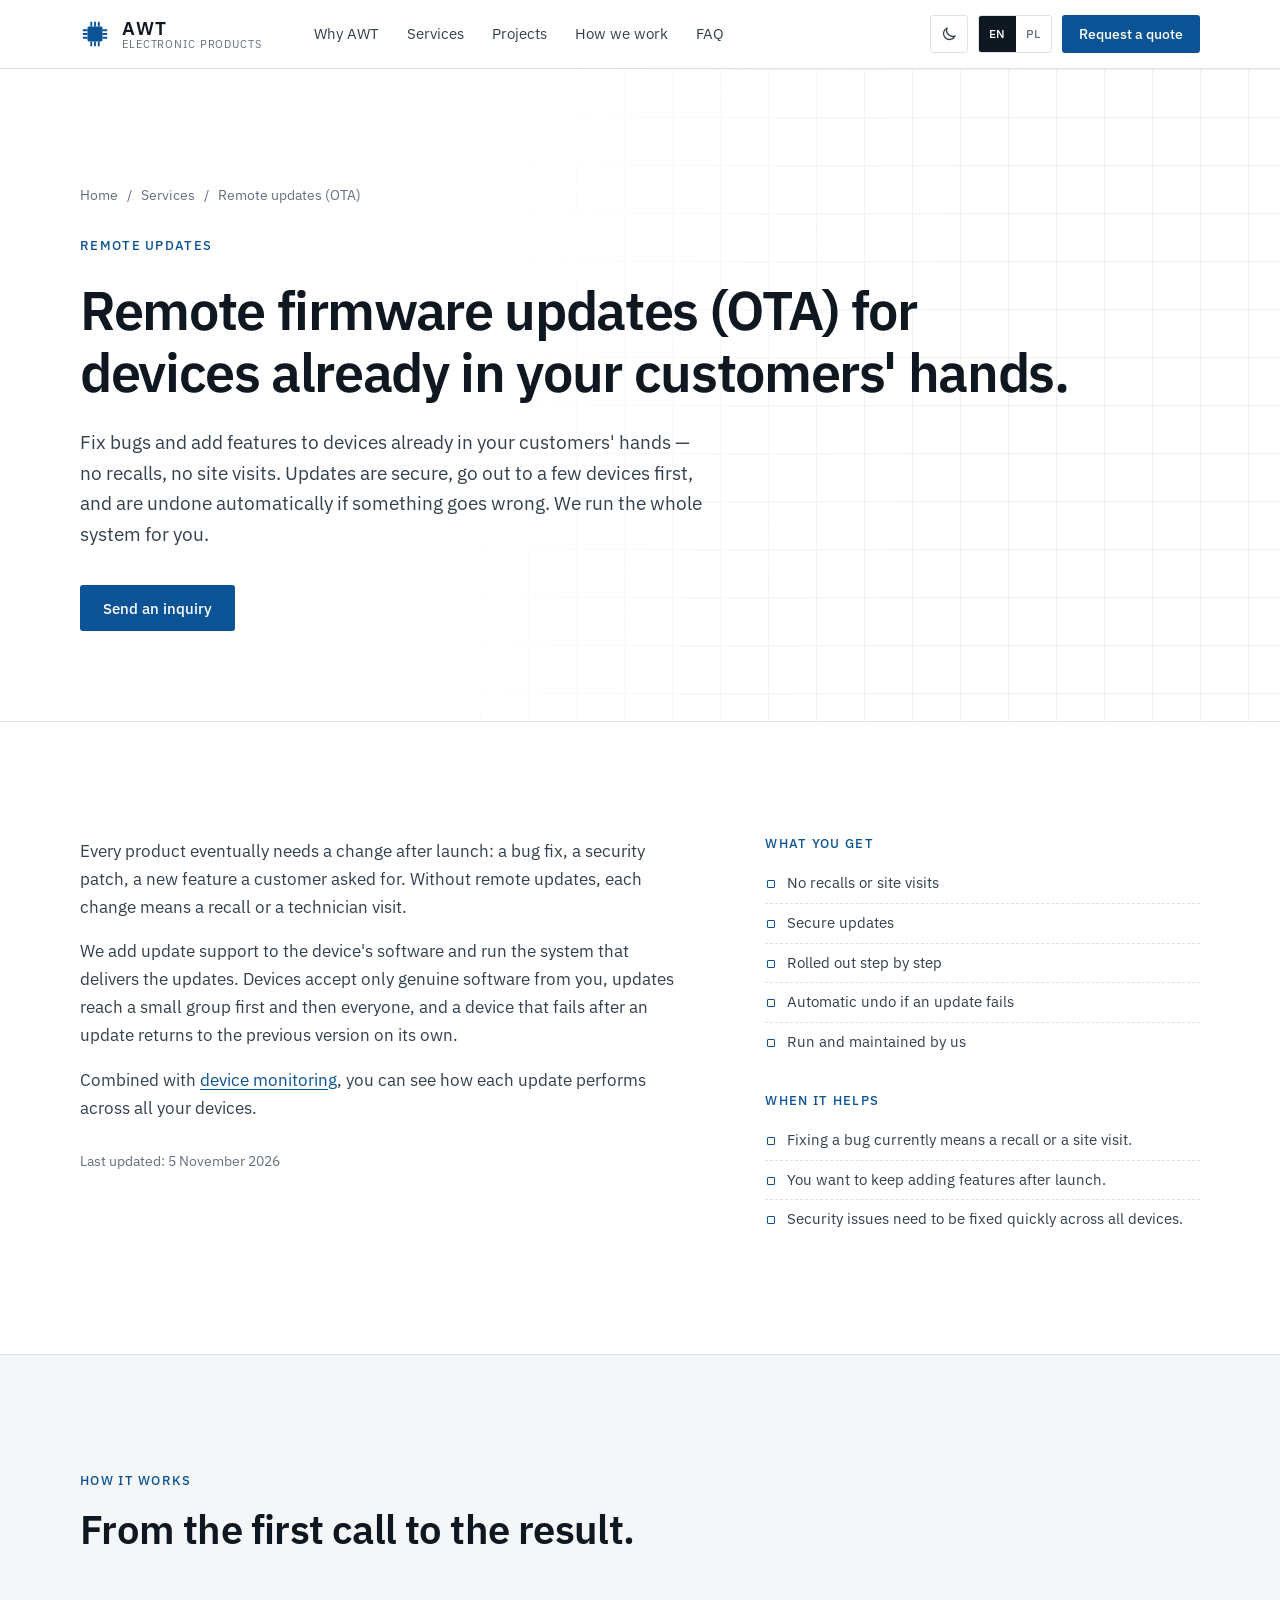
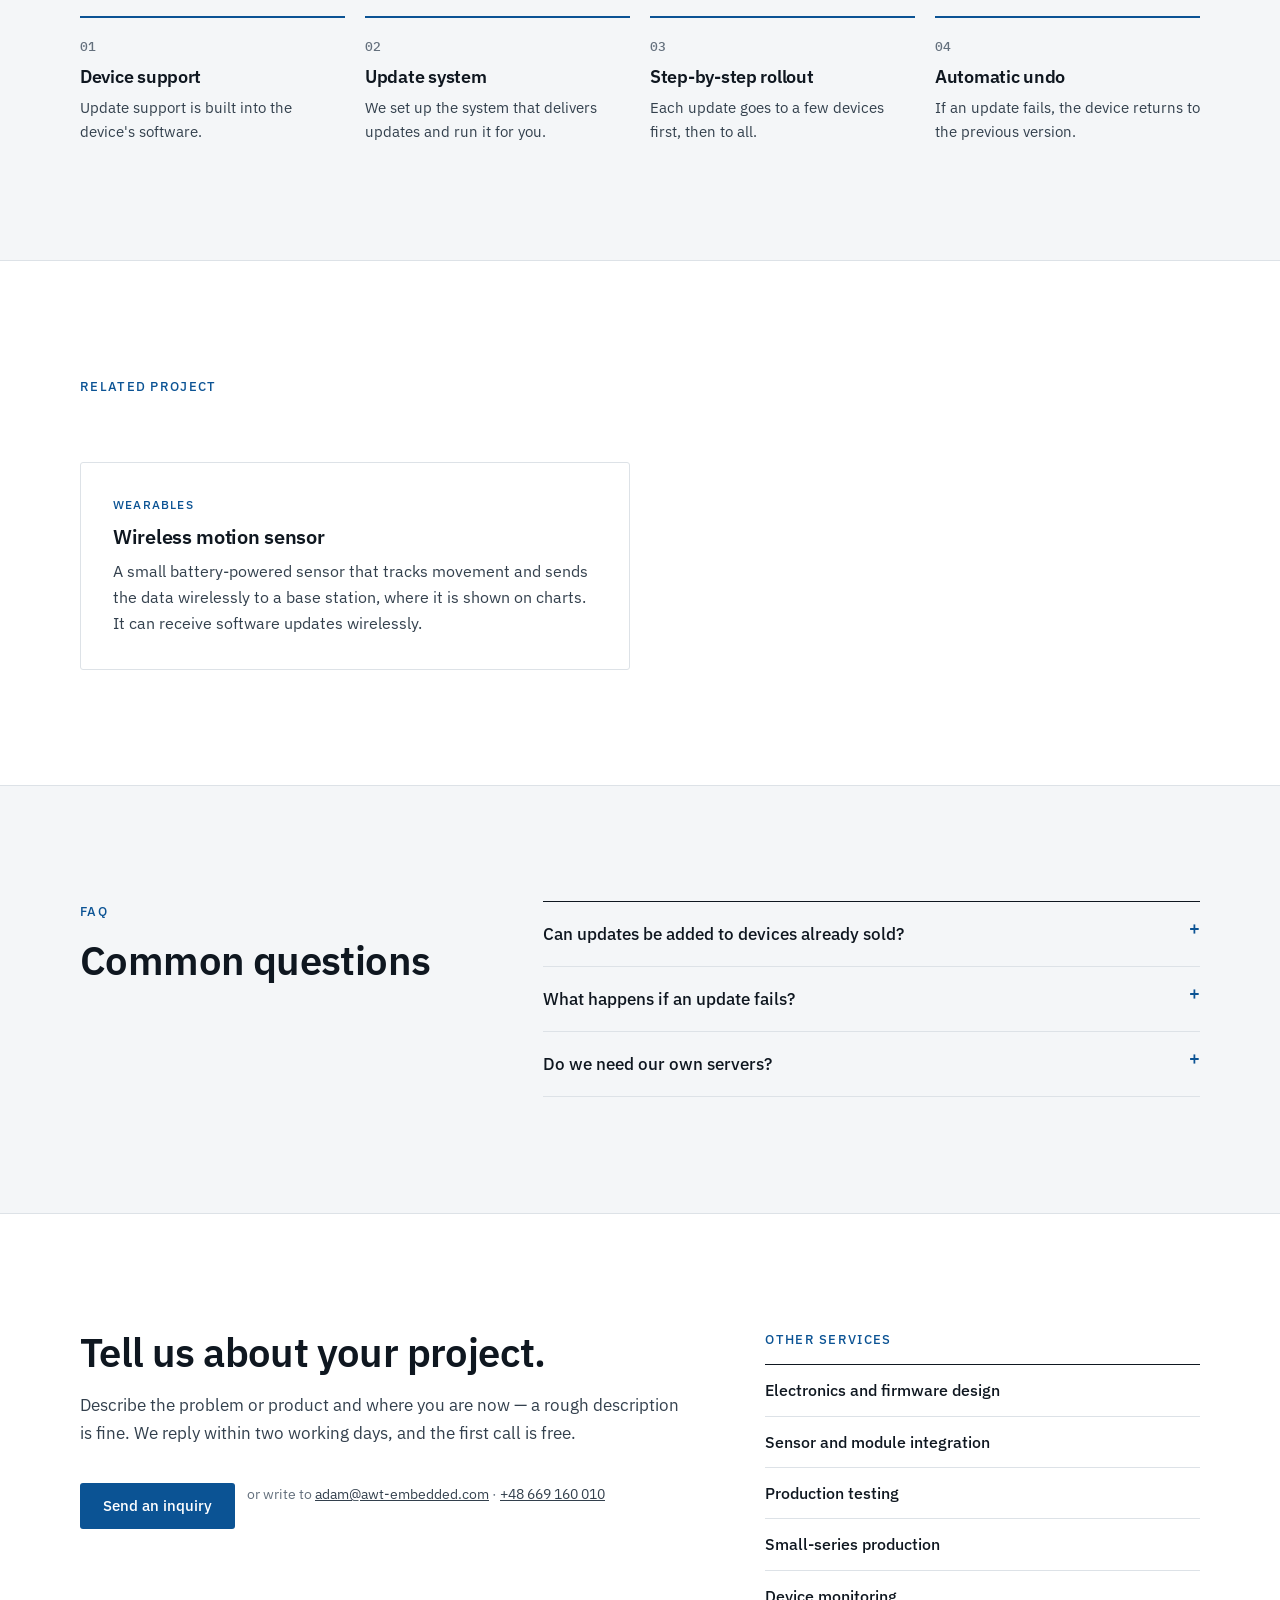
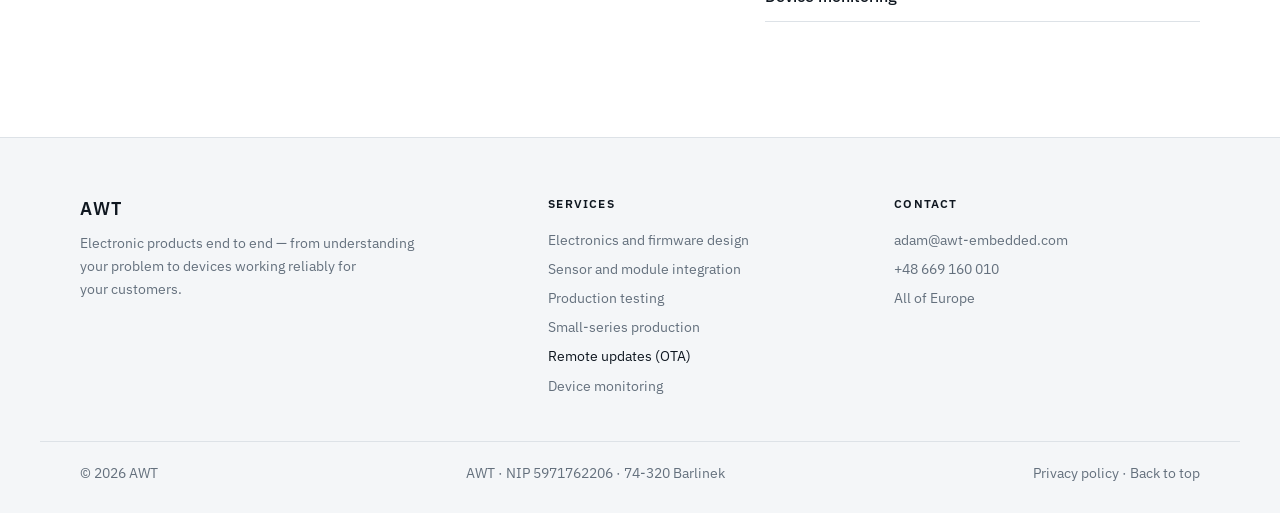
<file: services/ota-updates/index.html>
<!doctype html>
<!-- Generated by tools/build_services.py from content/services.json. Do not edit. -->
<html lang="en">
<head>
  <meta charset="utf-8">
  <meta name="viewport" content="width=device-width, initial-scale=1">
  <title>Remote Firmware Updates (OTA) for Devices — AWT</title>
  <meta name="description" content="Secure over-the-air (OTA) firmware updates for devices in the field: staged rollout, automatic rollback if an update fails, no recalls or site visits. Run and maintained by us.">
  <meta name="color-scheme" content="light dark">
  <script>
    // set theme before first paint
    try { var t = localStorage.getItem("awt-theme"); } catch (e) {}
    document.documentElement.dataset.theme = t === "dark" ? "dark" : "light";
  </script>
  <link rel="icon" href="../../favicon.svg" type="image/svg+xml">
  <link rel="preload" href="../../fonts/ibm-plex-sans-latin.woff2" as="font" type="font/woff2" crossorigin>
  <link rel="canonical" href="https://www.awt-embedded.com/services/ota-updates/">
  <link rel="alternate" hreflang="en" href="https://www.awt-embedded.com/services/ota-updates/">
  <link rel="alternate" hreflang="pl" href="https://www.awt-embedded.com/pl/uslugi/aktualizacje-ota/">
  <link rel="alternate" hreflang="x-default" href="https://www.awt-embedded.com/services/ota-updates/">
  <meta property="og:type" content="website">
  <meta property="og:site_name" content="AWT">
  <meta property="og:title" content="Remote Firmware Updates (OTA) for Devices — AWT">
  <meta property="og:description" content="Secure over-the-air (OTA) firmware updates for devices in the field: staged rollout, automatic rollback if an update fails, no recalls or site visits. Run and maintained by us.">
  <meta property="og:url" content="https://www.awt-embedded.com/services/ota-updates/">
  <meta property="og:image" content="https://www.awt-embedded.com/og-image.png">
  <meta property="og:image:width" content="1200">
  <meta property="og:image:height" content="630">
  <meta property="og:locale" content="en_GB">
  <meta name="twitter:card" content="summary_large_image">
  <script type="application/ld+json">
[
  {
    "@context": "https://schema.org",
    "@type": "Service",
    "name": "Remote updates (OTA)",
    "description": "Secure over-the-air (OTA) firmware updates for devices in the field: staged rollout, automatic rollback if an update fails, no recalls or site visits. Run and maintained by us.",
    "url": "https://www.awt-embedded.com/services/ota-updates/",
    "serviceType": "Remote updates (OTA)",
    "areaServed": "Europe",
    "provider": {
      "@type": "ProfessionalService",
      "name": "AWT",
      "url": "https://www.awt-embedded.com/",
      "telephone": "+48669160010",
      "email": "adam@awt-embedded.com",
      "address": {
        "@type": "PostalAddress",
        "postalCode": "74-320",
        "addressLocality": "Barlinek",
        "addressCountry": "PL"
      }
    }
  },
  {
    "@context": "https://schema.org",
    "@type": "BreadcrumbList",
    "itemListElement": [
      {
        "@type": "ListItem",
        "position": 1,
        "name": "Home",
        "item": "https://www.awt-embedded.com/"
      },
      {
        "@type": "ListItem",
        "position": 2,
        "name": "Services",
        "item": "https://www.awt-embedded.com/#services"
      },
      {
        "@type": "ListItem",
        "position": 3,
        "name": "Remote updates (OTA)",
        "item": "https://www.awt-embedded.com/services/ota-updates/"
      }
    ]
  }
]
  </script>
  <link rel="stylesheet" href="../../styles.css">
</head>
<body>
  <a class="skip" href="#main">Skip to content</a>

  <header class="topbar">
    <div class="wrap topbar__inner">
      <a class="brand" href="../../" aria-label="AWT — home">
        <svg class="brand__logo" viewBox="0 0 32 32" aria-hidden="true">
          <rect x="8" y="8" width="16" height="16" rx="1.5"/>
          <path d="M12 3v5M16 3v5M20 3v5M12 24v5M16 24v5M20 24v5M3 12h5M3 16h5M3 20h5M24 12h5M24 16h5M24 20h5"/>
        </svg>
        <span class="brand__text">
          <span class="brand__name">AWT</span>
          <span class="brand__sub">Electronic products</span>
        </span>
      </a>
      <nav class="nav" aria-label="Main">
        <a href="../../#why">Why AWT</a>
        <a href="../../#services">Services</a>
        <a href="../../#projects">Projects</a>
        <a href="../../#process">How we work</a>
        <a href="../../#faq">FAQ</a>
      </nav>
      <div class="topbar__tools">
        <button class="iconbtn" type="button" id="theme-toggle" aria-label="Toggle dark mode">
          <svg class="i-moon" viewBox="0 0 24 24" aria-hidden="true"><path d="M20 14.5A8 8 0 0 1 9.5 4a8 8 0 1 0 10.5 10.5z"/></svg>
          <svg class="i-sun" viewBox="0 0 24 24" aria-hidden="true"><circle cx="12" cy="12" r="4"/><path d="M12 2v2M12 20v2M2 12h2M20 12h2M4.9 4.9l1.4 1.4M17.7 17.7l1.4 1.4M4.9 19.1l1.4-1.4M17.7 6.3l1.4-1.4"/></svg>
        </button>
        <div class="lang" role="group" aria-label="Language">
          <a href="./" data-lang="en" hreflang="en" lang="en" aria-current="page">EN</a>
          <a href="../../pl/uslugi/aktualizacje-ota/" data-lang="pl" hreflang="pl" lang="pl">PL</a>
        </div>
        <a class="btn btn--primary btn--sm" href="../../#contact">Request a quote</a>
      </div>
    </div>
  </header>

  <main id="main">
    <section class="hero hero--page" id="top">
      <div class="wrap">
        <nav class="crumbs" aria-label="Breadcrumb">
          <a href="../../">Home</a> <span aria-hidden="true">/</span>
          <a href="../../#services">Services</a> <span aria-hidden="true">/</span>
          <span aria-current="page">Remote updates (OTA)</span>
        </nav>
        <p class="kicker">Remote updates</p>
        <h1>Remote firmware updates (OTA) for devices already in your customers&#x27; hands.</h1>
        <p class="lede">Fix bugs and add features to devices already in your customers&#x27; hands — no recalls, no site visits. Updates are secure, go out to a few devices first, and are undone automatically if something goes wrong. We run the whole system for you.</p>
        <div class="hero__actions">
          <a class="btn btn--primary" href="../../#contact">Send an inquiry</a>
        </div>
      </div>
    </section>

    <section class="section">
      <div class="wrap detail">
        <div class="detail__body">
          <p>Every product eventually needs a change after launch: a bug fix, a security patch, a new feature a customer asked for. Without remote updates, each change means a recall or a technician visit.</p>
          <p>We add update support to the device&#x27;s software and run the system that delivers the updates. Devices accept only genuine software from you, updates reach a small group first and then everyone, and a device that fails after an update returns to the previous version on its own.</p>
          <p>Combined with <a href="../../services/device-monitoring/">device monitoring</a>, you can see how each update performs across all your devices.</p>
          <p class="updated">Last updated: <time datetime="2026-11-05">5 November 2026</time></p>
        </div>
        <aside class="detail__side">
          <h2 class="detail__h">What you get</h2>
          <ul class="deliv">
              <li>No recalls or site visits</li>
              <li>Secure updates</li>
              <li>Rolled out step by step</li>
              <li>Automatic undo if an update fails</li>
              <li>Run and maintained by us</li>
          </ul>
          <h2 class="detail__h">When it helps</h2>
          <ul class="deliv">
              <li>Fixing a bug currently means a recall or a site visit.</li>
              <li>You want to keep adding features after launch.</li>
              <li>Security issues need to be fixed quickly across all devices.</li>
          </ul>
        </aside>
      </div>
    </section>

    <section class="section section--alt">
      <div class="wrap">
        <header class="section__head">
          <p class="eyebrow">How it works</p>
          <h2>From the first call to the result.</h2>
        </header>
        <ol class="steps">
          <li><h3>Device support</h3><p>Update support is built into the device&#x27;s software.</p></li>
          <li><h3>Update system</h3><p>We set up the system that delivers updates and run it for you.</p></li>
          <li><h3>Step-by-step rollout</h3><p>Each update goes to a few devices first, then to all.</p></li>
          <li><h3>Automatic undo</h3><p>If an update fails, the device returns to the previous version.</p></li>
        </ol>
      </div>
    </section>

    <section class="section">
      <div class="wrap">
        <header class="section__head">
          <p class="eyebrow">Related project</p>
        </header>
        <div class="cases">
          <article class="case">
            <p class="case__sector">Wearables</p>
            <h3>Wireless motion sensor</h3>
            <p>A small battery-powered sensor that tracks movement and sends the data wirelessly to a base station, where it is shown on charts. It can receive software updates wirelessly.</p>
          </article>
        </div>
      </div>
    </section>

    <section class="section section--alt">
      <div class="wrap faq">
        <header class="section__head section__head--side">
          <p class="eyebrow">FAQ</p>
          <h2>Common questions</h2>
        </header>
        <div class="faq__list">
          <details><summary>Can updates be added to devices already sold?</summary><p>Often, yes — if the device can connect and has enough memory. We check your hardware first and tell you what is possible.</p></details>
          <details><summary>What happens if an update fails?</summary><p>The device returns to the previous working version automatically, and the rollout is stopped before it reaches other devices.</p></details>
          <details><summary>Do we need our own servers?</summary><p>No. We run and maintain the update system for you.</p></details>
        </div>
      </div>
    </section>

    <section class="section">
      <div class="wrap cta">
        <div>
          <h2>Tell us about your project.</h2>
          <p class="section__intro">Describe the problem or product and where you are now — a rough description is fine. We reply within two working days, and the first call is free.</p>
          <div class="hero__actions">
            <a class="btn btn--primary" href="../../#contact">Send an inquiry</a>
            <span class="cta__alt">or write to <a href="mailto:adam@awt-embedded.com">adam@awt-embedded.com</a> · <a href="tel:+48669160010">+48 669 160 010</a></span>
          </div>
        </div>
        <nav class="related" aria-label="Other services">
          <p class="eyebrow">Other services</p>
          <ul>
          <li><a href="../../services/electronics-design/">Electronics and firmware design</a></li>
          <li><a href="../../services/hardware-integration/">Sensor and module integration</a></li>
          <li><a href="../../services/production-testing/">Production testing</a></li>
          <li><a href="../../services/electronics-production/">Small-series production</a></li>
          <li><a href="../../services/device-monitoring/">Device monitoring</a></li>
          </ul>
        </nav>
      </div>
    </section>
  </main>

  <footer class="footer">
    <div class="wrap footer__grid">
      <div class="footer__brand">
        <p class="footer__name">AWT</p>
        <p>Electronic products end to end — from understanding your problem to devices working reliably for your customers.</p>
      </div>
      <div>
        <p class="footer__h">Services</p>
        <ul>
          <li><a href="../../services/electronics-design/">Electronics and firmware design</a></li>
          <li><a href="../../services/hardware-integration/">Sensor and module integration</a></li>
          <li><a href="../../services/production-testing/">Production testing</a></li>
          <li><a href="../../services/electronics-production/">Small-series production</a></li>
          <li><a href="../../services/ota-updates/" aria-current="page">Remote updates (OTA)</a></li>
          <li><a href="../../services/device-monitoring/">Device monitoring</a></li>
        </ul>
      </div>
      <div>
        <p class="footer__h">Contact</p>
        <ul>
          <li><a href="mailto:adam@awt-embedded.com">adam@awt-embedded.com</a></li>
          <li><a href="tel:+48669160010">+48 669 160 010</a></li>
          <li>All of Europe</li>
        </ul>
      </div>
    </div>
    <div class="wrap footer__base">
      <span>© <span id="year">2026</span> AWT</span>
      <span class="footer__legal">AWT · NIP 5971762206 · 74-320 Barlinek</span>
      <span class="footer__links"><a href="../../privacy.html">Privacy policy</a> · <a href="#top">Back to top</a></span>
    </div>
  </footer>

  <script src="../../main.js"></script>
</body>
</html>
</file>
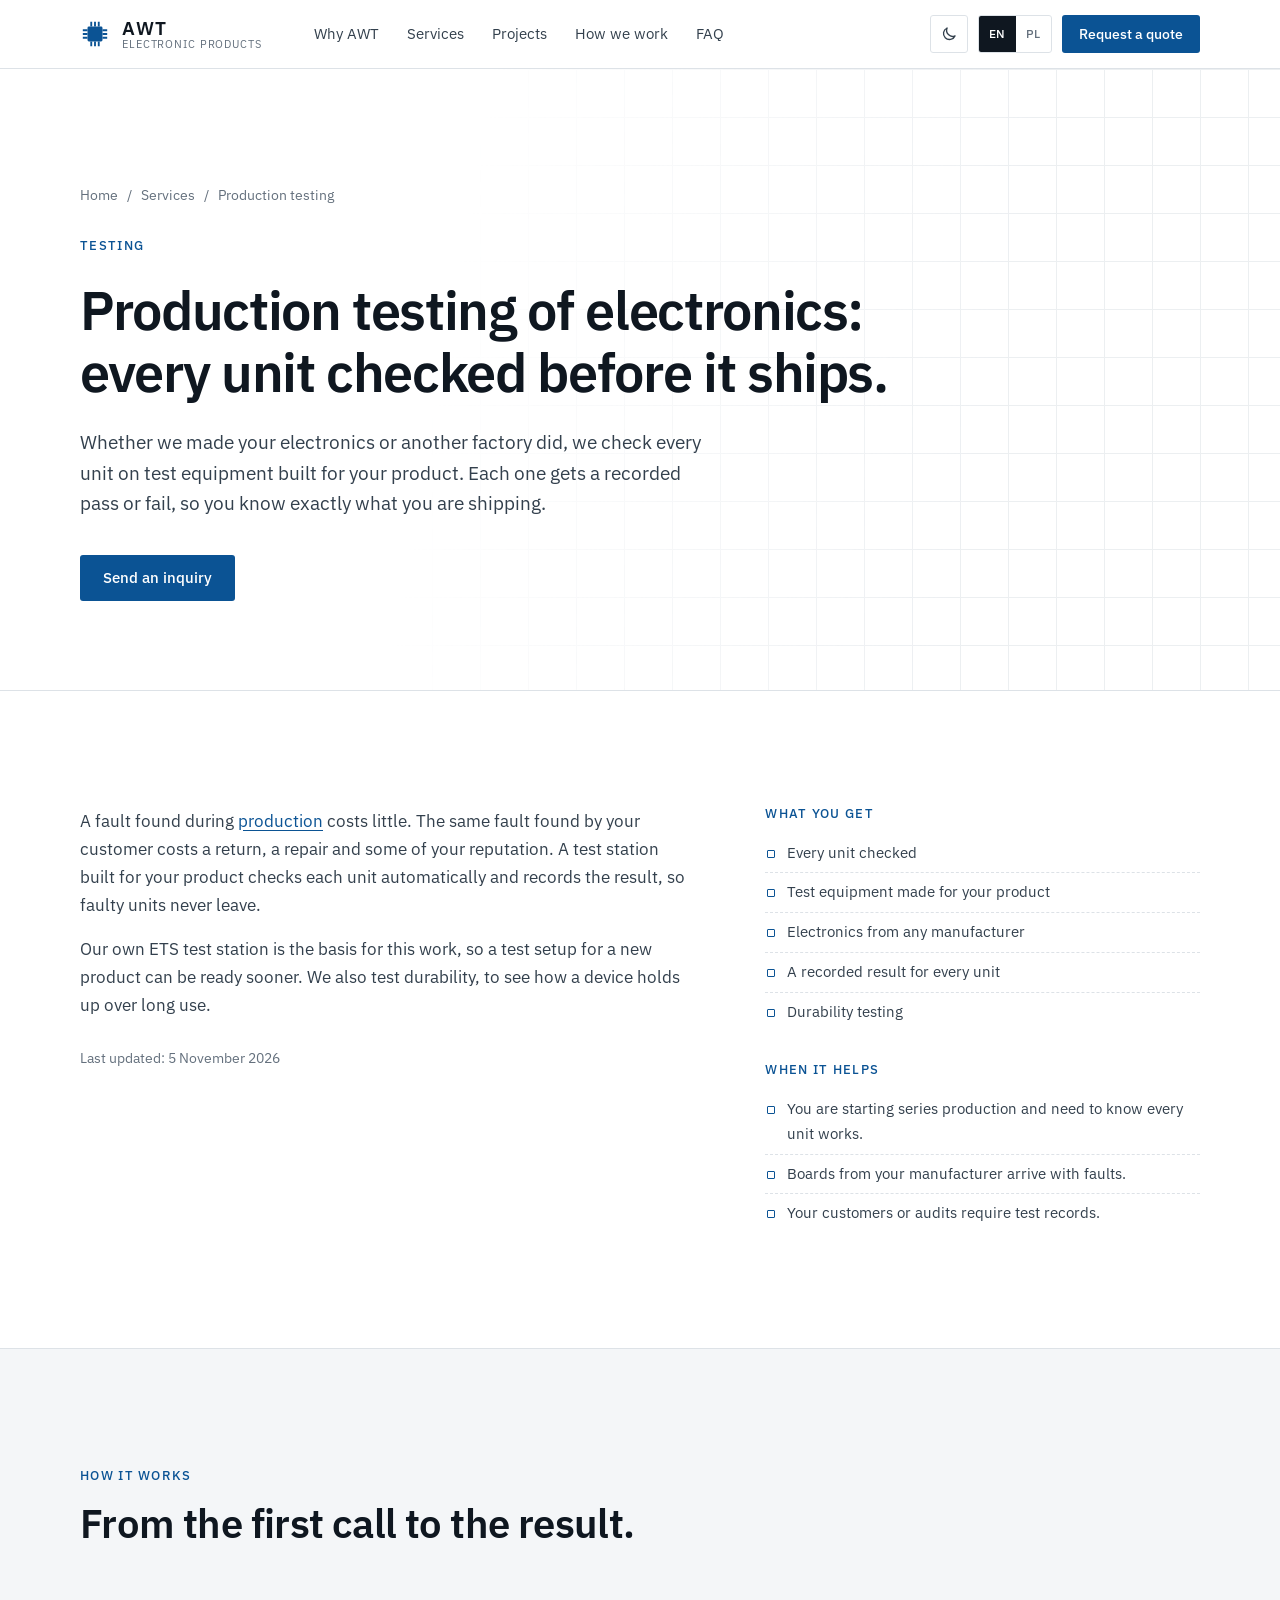
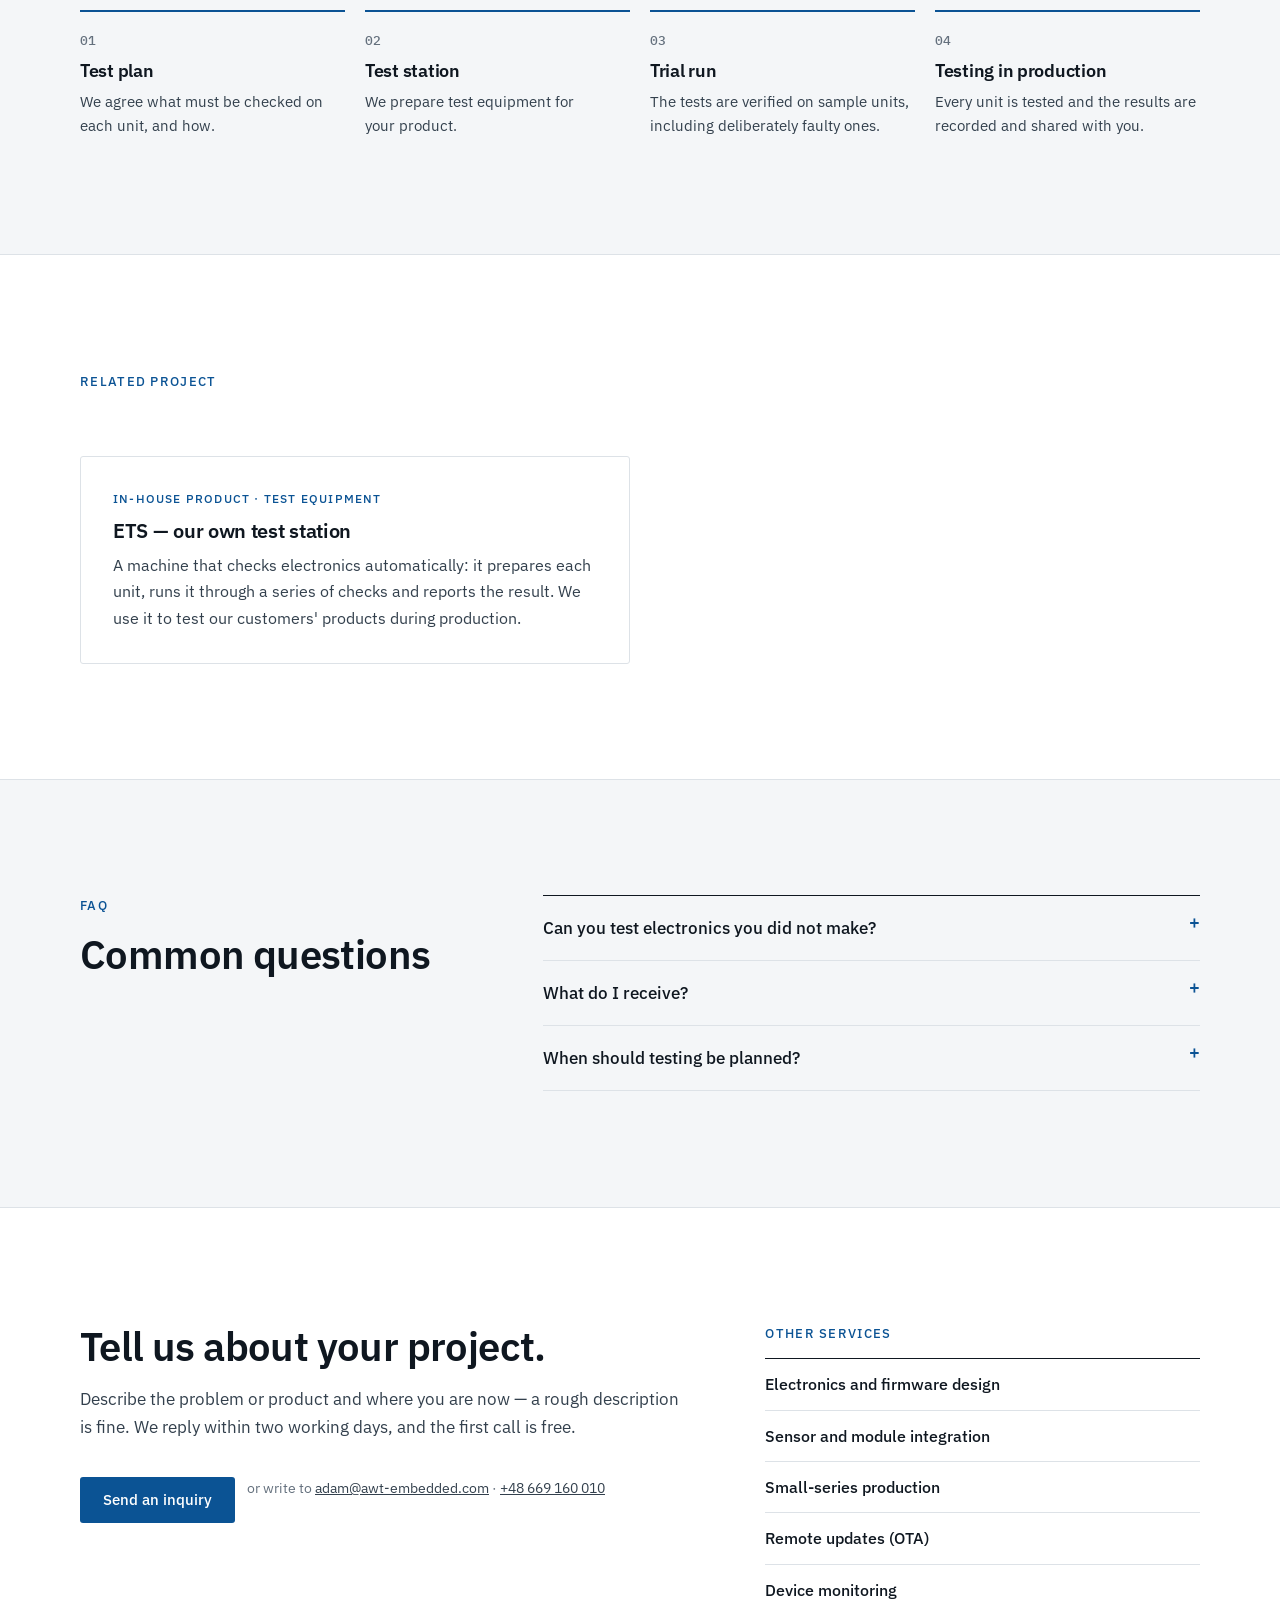
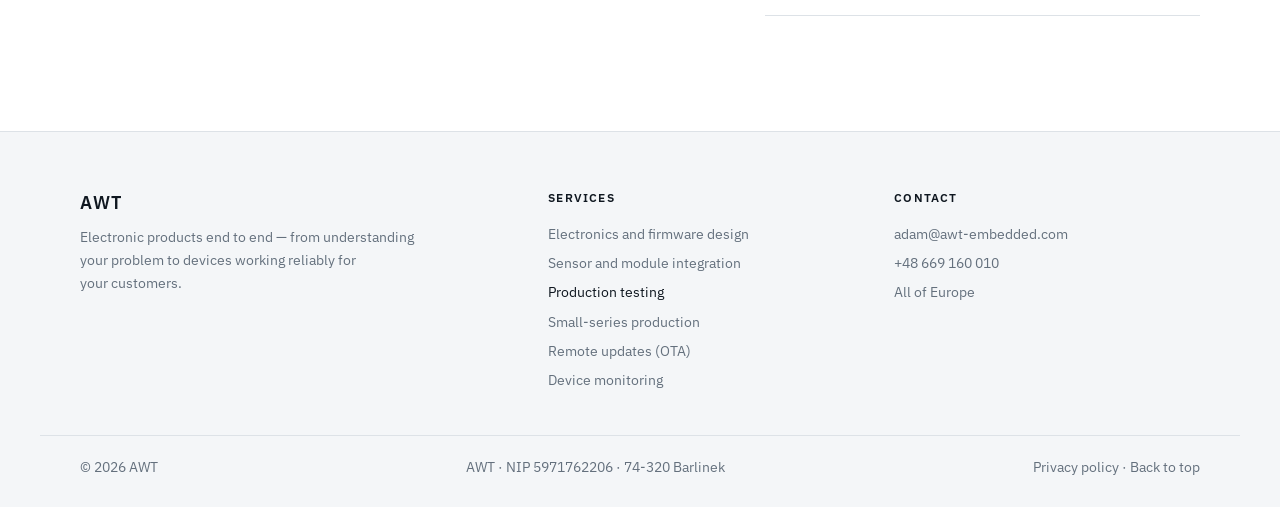
<file: services/production-testing/index.html>
<!doctype html>
<!-- Generated by tools/build_services.py from content/services.json. Do not edit. -->
<html lang="en">
<head>
  <meta charset="utf-8">
  <meta name="viewport" content="width=device-width, initial-scale=1">
  <title>Electronics Production Testing &amp; Test Stations — AWT</title>
  <meta name="description" content="End-of-line testing of electronics: test stations built for your product, every unit checked and every result recorded. For boards from any manufacturer.">
  <meta name="color-scheme" content="light dark">
  <script>
    // set theme before first paint
    try { var t = localStorage.getItem("awt-theme"); } catch (e) {}
    document.documentElement.dataset.theme = t === "dark" ? "dark" : "light";
  </script>
  <link rel="icon" href="../../favicon.svg" type="image/svg+xml">
  <link rel="preload" href="../../fonts/ibm-plex-sans-latin.woff2" as="font" type="font/woff2" crossorigin>
  <link rel="canonical" href="https://www.awt-embedded.com/services/production-testing/">
  <link rel="alternate" hreflang="en" href="https://www.awt-embedded.com/services/production-testing/">
  <link rel="alternate" hreflang="pl" href="https://www.awt-embedded.com/pl/uslugi/testowanie-elektroniki/">
  <link rel="alternate" hreflang="x-default" href="https://www.awt-embedded.com/services/production-testing/">
  <meta property="og:type" content="website">
  <meta property="og:site_name" content="AWT">
  <meta property="og:title" content="Electronics Production Testing &amp; Test Stations — AWT">
  <meta property="og:description" content="End-of-line testing of electronics: test stations built for your product, every unit checked and every result recorded. For boards from any manufacturer.">
  <meta property="og:url" content="https://www.awt-embedded.com/services/production-testing/">
  <meta property="og:image" content="https://www.awt-embedded.com/og-image.png">
  <meta property="og:image:width" content="1200">
  <meta property="og:image:height" content="630">
  <meta property="og:locale" content="en_GB">
  <meta name="twitter:card" content="summary_large_image">
  <script type="application/ld+json">
[
  {
    "@context": "https://schema.org",
    "@type": "Service",
    "name": "Production testing",
    "description": "End-of-line testing of electronics: test stations built for your product, every unit checked and every result recorded. For boards from any manufacturer.",
    "url": "https://www.awt-embedded.com/services/production-testing/",
    "serviceType": "Production testing",
    "areaServed": "Europe",
    "provider": {
      "@type": "ProfessionalService",
      "name": "AWT",
      "url": "https://www.awt-embedded.com/",
      "telephone": "+48669160010",
      "email": "adam@awt-embedded.com",
      "address": {
        "@type": "PostalAddress",
        "postalCode": "74-320",
        "addressLocality": "Barlinek",
        "addressCountry": "PL"
      }
    }
  },
  {
    "@context": "https://schema.org",
    "@type": "BreadcrumbList",
    "itemListElement": [
      {
        "@type": "ListItem",
        "position": 1,
        "name": "Home",
        "item": "https://www.awt-embedded.com/"
      },
      {
        "@type": "ListItem",
        "position": 2,
        "name": "Services",
        "item": "https://www.awt-embedded.com/#services"
      },
      {
        "@type": "ListItem",
        "position": 3,
        "name": "Production testing",
        "item": "https://www.awt-embedded.com/services/production-testing/"
      }
    ]
  }
]
  </script>
  <link rel="stylesheet" href="../../styles.css">
</head>
<body>
  <a class="skip" href="#main">Skip to content</a>

  <header class="topbar">
    <div class="wrap topbar__inner">
      <a class="brand" href="../../" aria-label="AWT — home">
        <svg class="brand__logo" viewBox="0 0 32 32" aria-hidden="true">
          <rect x="8" y="8" width="16" height="16" rx="1.5"/>
          <path d="M12 3v5M16 3v5M20 3v5M12 24v5M16 24v5M20 24v5M3 12h5M3 16h5M3 20h5M24 12h5M24 16h5M24 20h5"/>
        </svg>
        <span class="brand__text">
          <span class="brand__name">AWT</span>
          <span class="brand__sub">Electronic products</span>
        </span>
      </a>
      <nav class="nav" aria-label="Main">
        <a href="../../#why">Why AWT</a>
        <a href="../../#services">Services</a>
        <a href="../../#projects">Projects</a>
        <a href="../../#process">How we work</a>
        <a href="../../#faq">FAQ</a>
      </nav>
      <div class="topbar__tools">
        <button class="iconbtn" type="button" id="theme-toggle" aria-label="Toggle dark mode">
          <svg class="i-moon" viewBox="0 0 24 24" aria-hidden="true"><path d="M20 14.5A8 8 0 0 1 9.5 4a8 8 0 1 0 10.5 10.5z"/></svg>
          <svg class="i-sun" viewBox="0 0 24 24" aria-hidden="true"><circle cx="12" cy="12" r="4"/><path d="M12 2v2M12 20v2M2 12h2M20 12h2M4.9 4.9l1.4 1.4M17.7 17.7l1.4 1.4M4.9 19.1l1.4-1.4M17.7 6.3l1.4-1.4"/></svg>
        </button>
        <div class="lang" role="group" aria-label="Language">
          <a href="./" data-lang="en" hreflang="en" lang="en" aria-current="page">EN</a>
          <a href="../../pl/uslugi/testowanie-elektroniki/" data-lang="pl" hreflang="pl" lang="pl">PL</a>
        </div>
        <a class="btn btn--primary btn--sm" href="../../#contact">Request a quote</a>
      </div>
    </div>
  </header>

  <main id="main">
    <section class="hero hero--page" id="top">
      <div class="wrap">
        <nav class="crumbs" aria-label="Breadcrumb">
          <a href="../../">Home</a> <span aria-hidden="true">/</span>
          <a href="../../#services">Services</a> <span aria-hidden="true">/</span>
          <span aria-current="page">Production testing</span>
        </nav>
        <p class="kicker">Testing</p>
        <h1>Production testing of electronics: every unit checked before it ships.</h1>
        <p class="lede">Whether we made your electronics or another factory did, we check every unit on test equipment built for your product. Each one gets a recorded pass or fail, so you know exactly what you are shipping.</p>
        <div class="hero__actions">
          <a class="btn btn--primary" href="../../#contact">Send an inquiry</a>
        </div>
      </div>
    </section>

    <section class="section">
      <div class="wrap detail">
        <div class="detail__body">
          <p>A fault found during <a href="../../services/electronics-production/">production</a> costs little. The same fault found by your customer costs a return, a repair and some of your reputation. A test station built for your product checks each unit automatically and records the result, so faulty units never leave.</p>
          <p>Our own ETS test station is the basis for this work, so a test setup for a new product can be ready sooner. We also test durability, to see how a device holds up over long use.</p>
          <p class="updated">Last updated: <time datetime="2026-11-05">5 November 2026</time></p>
        </div>
        <aside class="detail__side">
          <h2 class="detail__h">What you get</h2>
          <ul class="deliv">
              <li>Every unit checked</li>
              <li>Test equipment made for your product</li>
              <li>Electronics from any manufacturer</li>
              <li>A recorded result for every unit</li>
              <li>Durability testing</li>
          </ul>
          <h2 class="detail__h">When it helps</h2>
          <ul class="deliv">
              <li>You are starting series production and need to know every unit works.</li>
              <li>Boards from your manufacturer arrive with faults.</li>
              <li>Your customers or audits require test records.</li>
          </ul>
        </aside>
      </div>
    </section>

    <section class="section section--alt">
      <div class="wrap">
        <header class="section__head">
          <p class="eyebrow">How it works</p>
          <h2>From the first call to the result.</h2>
        </header>
        <ol class="steps">
          <li><h3>Test plan</h3><p>We agree what must be checked on each unit, and how.</p></li>
          <li><h3>Test station</h3><p>We prepare test equipment for your product.</p></li>
          <li><h3>Trial run</h3><p>The tests are verified on sample units, including deliberately faulty ones.</p></li>
          <li><h3>Testing in production</h3><p>Every unit is tested and the results are recorded and shared with you.</p></li>
        </ol>
      </div>
    </section>

    <section class="section">
      <div class="wrap">
        <header class="section__head">
          <p class="eyebrow">Related project</p>
        </header>
        <div class="cases">
          <article class="case">
            <p class="case__sector">In-house product · Test equipment</p>
            <h3>ETS — our own test station</h3>
            <p>A machine that checks electronics automatically: it prepares each unit, runs it through a series of checks and reports the result. We use it to test our customers&#x27; products during production.</p>
          </article>
        </div>
      </div>
    </section>

    <section class="section section--alt">
      <div class="wrap faq">
        <header class="section__head section__head--side">
          <p class="eyebrow">FAQ</p>
          <h2>Common questions</h2>
        </header>
        <div class="faq__list">
          <details><summary>Can you test electronics you did not make?</summary><p>Yes. We test boards and devices from any manufacturer.</p></details>
          <details><summary>What do I receive?</summary><p>A recorded pass or fail result for every unit, so you know exactly what you are shipping and can trace problems back.</p></details>
          <details><summary>When should testing be planned?</summary><p>Ideally during design, so the board has test points and the software supports testing. Testing can also be added to an existing product.</p></details>
        </div>
      </div>
    </section>

    <section class="section">
      <div class="wrap cta">
        <div>
          <h2>Tell us about your project.</h2>
          <p class="section__intro">Describe the problem or product and where you are now — a rough description is fine. We reply within two working days, and the first call is free.</p>
          <div class="hero__actions">
            <a class="btn btn--primary" href="../../#contact">Send an inquiry</a>
            <span class="cta__alt">or write to <a href="mailto:adam@awt-embedded.com">adam@awt-embedded.com</a> · <a href="tel:+48669160010">+48 669 160 010</a></span>
          </div>
        </div>
        <nav class="related" aria-label="Other services">
          <p class="eyebrow">Other services</p>
          <ul>
          <li><a href="../../services/electronics-design/">Electronics and firmware design</a></li>
          <li><a href="../../services/hardware-integration/">Sensor and module integration</a></li>
          <li><a href="../../services/electronics-production/">Small-series production</a></li>
          <li><a href="../../services/ota-updates/">Remote updates (OTA)</a></li>
          <li><a href="../../services/device-monitoring/">Device monitoring</a></li>
          </ul>
        </nav>
      </div>
    </section>
  </main>

  <footer class="footer">
    <div class="wrap footer__grid">
      <div class="footer__brand">
        <p class="footer__name">AWT</p>
        <p>Electronic products end to end — from understanding your problem to devices working reliably for your customers.</p>
      </div>
      <div>
        <p class="footer__h">Services</p>
        <ul>
          <li><a href="../../services/electronics-design/">Electronics and firmware design</a></li>
          <li><a href="../../services/hardware-integration/">Sensor and module integration</a></li>
          <li><a href="../../services/production-testing/" aria-current="page">Production testing</a></li>
          <li><a href="../../services/electronics-production/">Small-series production</a></li>
          <li><a href="../../services/ota-updates/">Remote updates (OTA)</a></li>
          <li><a href="../../services/device-monitoring/">Device monitoring</a></li>
        </ul>
      </div>
      <div>
        <p class="footer__h">Contact</p>
        <ul>
          <li><a href="mailto:adam@awt-embedded.com">adam@awt-embedded.com</a></li>
          <li><a href="tel:+48669160010">+48 669 160 010</a></li>
          <li>All of Europe</li>
        </ul>
      </div>
    </div>
    <div class="wrap footer__base">
      <span>© <span id="year">2026</span> AWT</span>
      <span class="footer__legal">AWT · NIP 5971762206 · 74-320 Barlinek</span>
      <span class="footer__links"><a href="../../privacy.html">Privacy policy</a> · <a href="#top">Back to top</a></span>
    </div>
  </footer>

  <script src="../../main.js"></script>
</body>
</html>
</file>
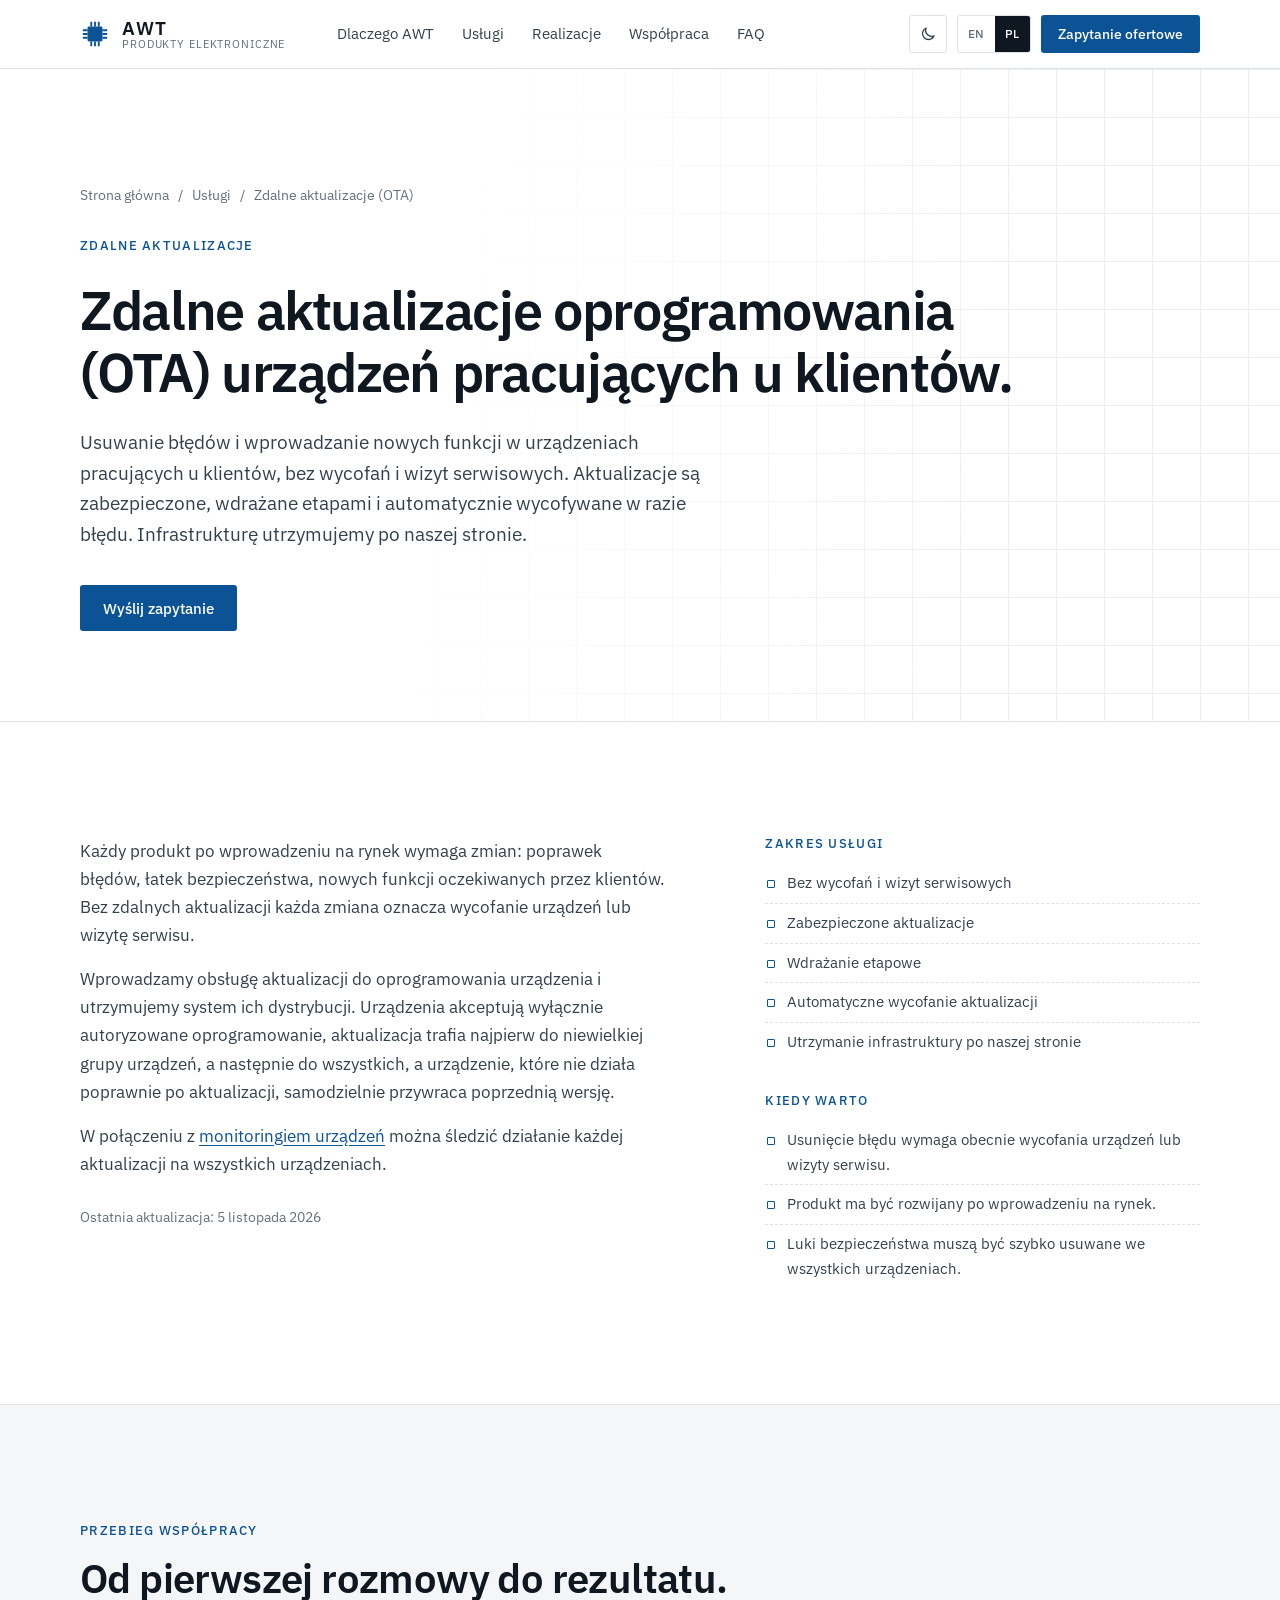
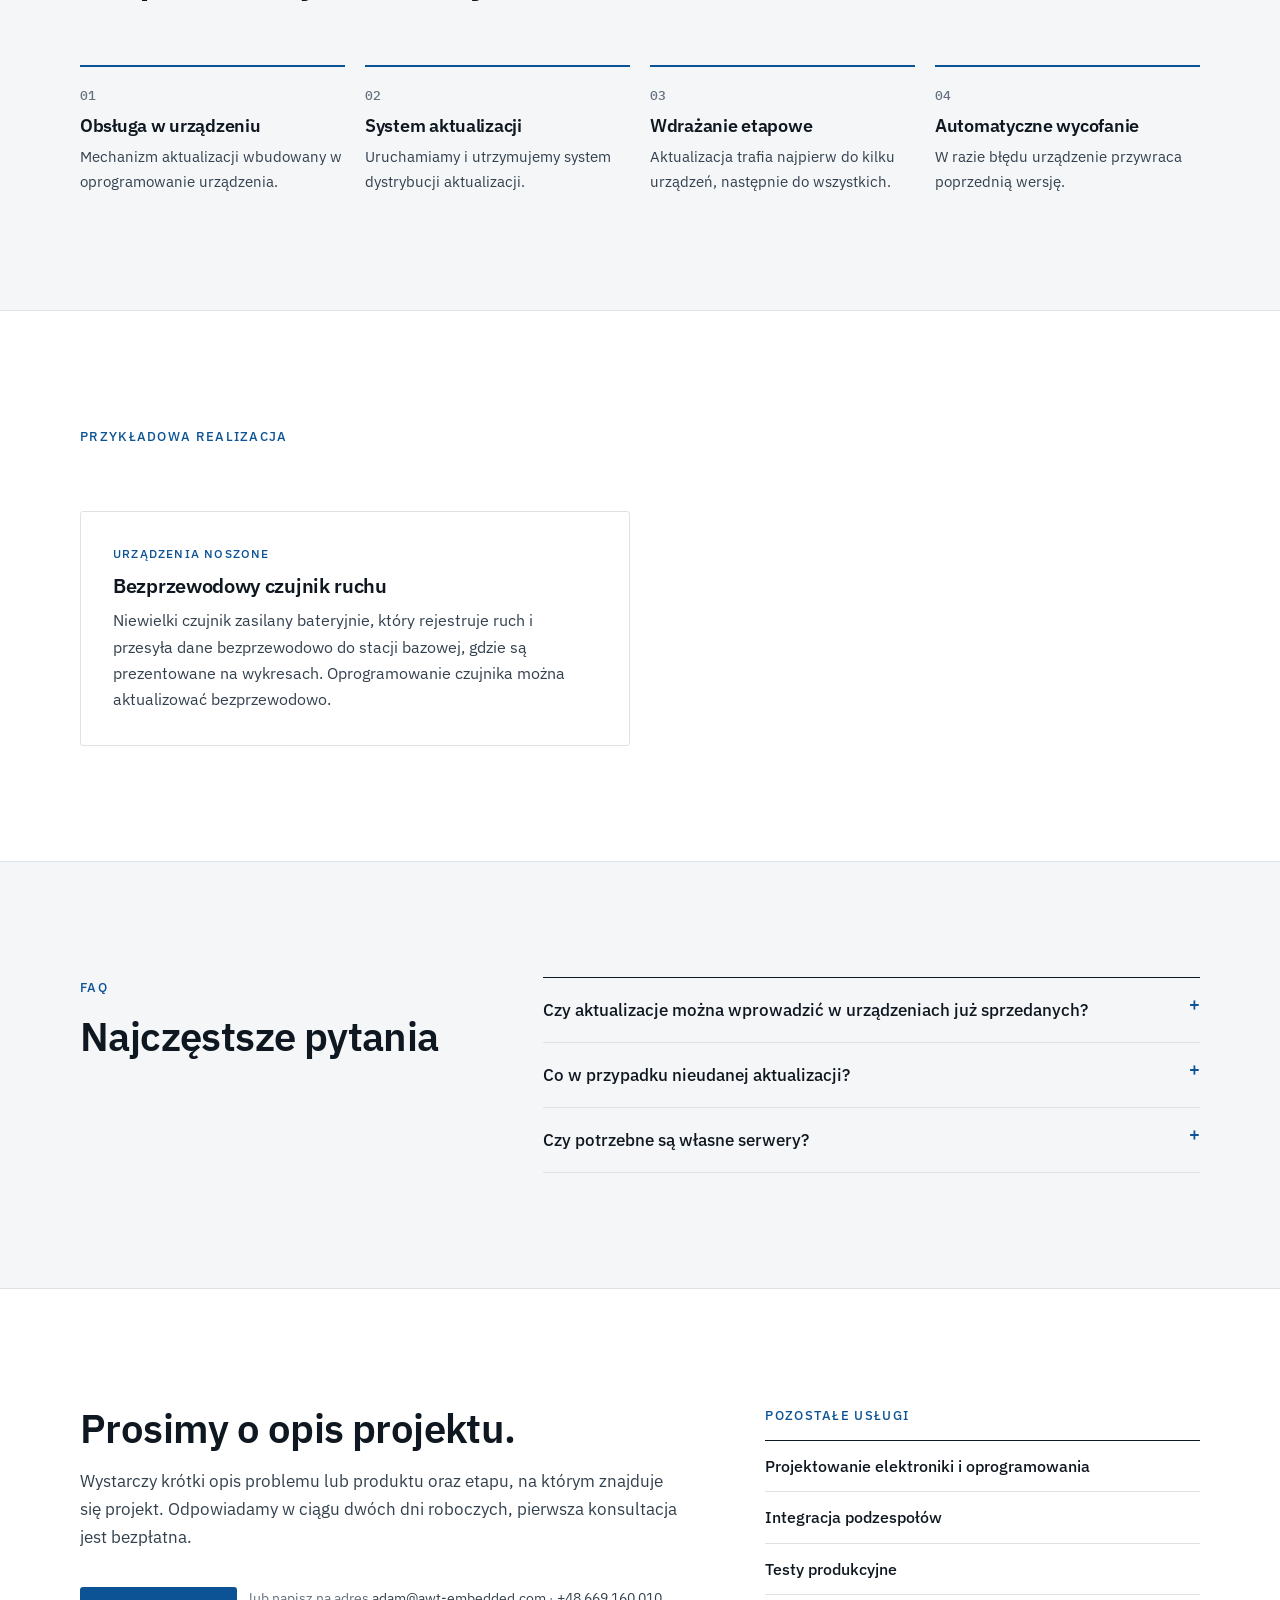
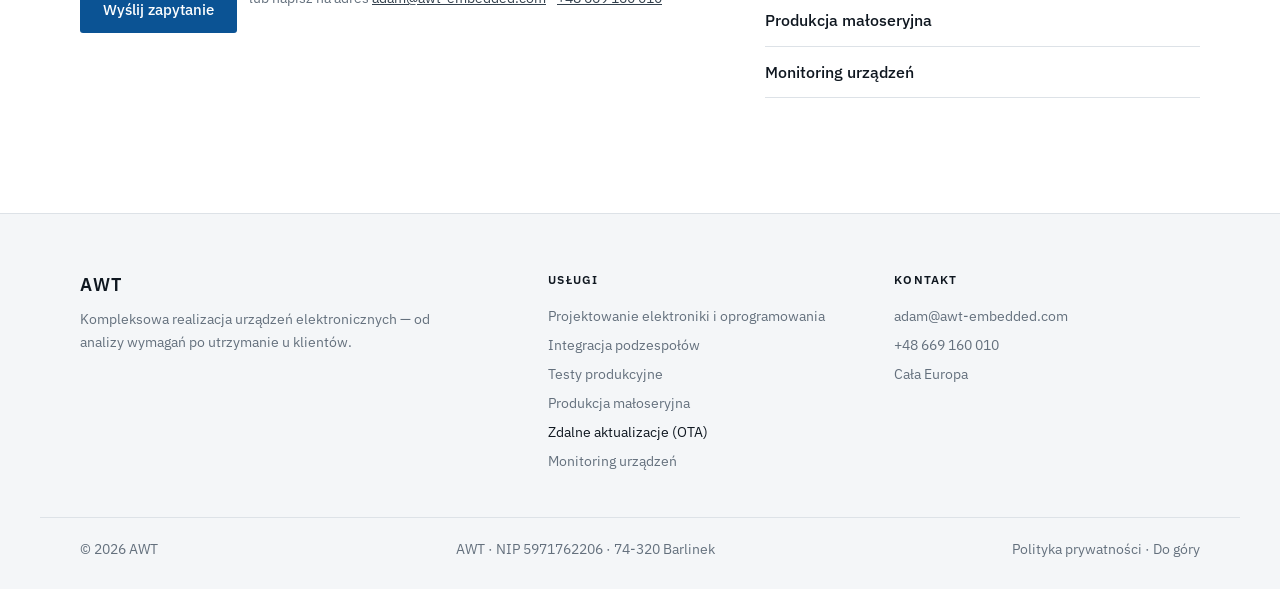
<file: pl/uslugi/aktualizacje-ota/index.html>
<!doctype html>
<!-- Generated by tools/build_services.py from content/services.json. Do not edit. -->
<html lang="pl">
<head>
  <meta charset="utf-8">
  <meta name="viewport" content="width=device-width, initial-scale=1">
  <title>Zdalne aktualizacje oprogramowania urządzeń (OTA) — AWT</title>
  <meta name="description" content="Zabezpieczone zdalne aktualizacje oprogramowania (OTA) urządzeń pracujących u klientów: wdrażanie etapowe, automatyczne wycofanie w razie błędu, bez wycofań z rynku i wizyt serwisowych.">
  <meta name="color-scheme" content="light dark">
  <script>
    // set theme before first paint
    try { var t = localStorage.getItem("awt-theme"); } catch (e) {}
    document.documentElement.dataset.theme = t === "dark" ? "dark" : "light";
  </script>
  <link rel="icon" href="../../../favicon.svg" type="image/svg+xml">
  <link rel="preload" href="../../../fonts/ibm-plex-sans-latin.woff2" as="font" type="font/woff2" crossorigin>
  <link rel="canonical" href="https://www.awt-embedded.com/pl/uslugi/aktualizacje-ota/">
  <link rel="alternate" hreflang="en" href="https://www.awt-embedded.com/services/ota-updates/">
  <link rel="alternate" hreflang="pl" href="https://www.awt-embedded.com/pl/uslugi/aktualizacje-ota/">
  <link rel="alternate" hreflang="x-default" href="https://www.awt-embedded.com/services/ota-updates/">
  <meta property="og:type" content="website">
  <meta property="og:site_name" content="AWT">
  <meta property="og:title" content="Zdalne aktualizacje oprogramowania urządzeń (OTA) — AWT">
  <meta property="og:description" content="Zabezpieczone zdalne aktualizacje oprogramowania (OTA) urządzeń pracujących u klientów: wdrażanie etapowe, automatyczne wycofanie w razie błędu, bez wycofań z rynku i wizyt serwisowych.">
  <meta property="og:url" content="https://www.awt-embedded.com/pl/uslugi/aktualizacje-ota/">
  <meta property="og:image" content="https://www.awt-embedded.com/og-image.png">
  <meta property="og:image:width" content="1200">
  <meta property="og:image:height" content="630">
  <meta property="og:locale" content="pl_PL">
  <meta name="twitter:card" content="summary_large_image">
  <script type="application/ld+json">
[
  {
    "@context": "https://schema.org",
    "@type": "Service",
    "name": "Zdalne aktualizacje (OTA)",
    "description": "Zabezpieczone zdalne aktualizacje oprogramowania (OTA) urządzeń pracujących u klientów: wdrażanie etapowe, automatyczne wycofanie w razie błędu, bez wycofań z rynku i wizyt serwisowych.",
    "url": "https://www.awt-embedded.com/pl/uslugi/aktualizacje-ota/",
    "serviceType": "Zdalne aktualizacje (OTA)",
    "areaServed": "Europe",
    "provider": {
      "@type": "ProfessionalService",
      "name": "AWT",
      "url": "https://www.awt-embedded.com/",
      "telephone": "+48669160010",
      "email": "adam@awt-embedded.com",
      "address": {
        "@type": "PostalAddress",
        "postalCode": "74-320",
        "addressLocality": "Barlinek",
        "addressCountry": "PL"
      }
    }
  },
  {
    "@context": "https://schema.org",
    "@type": "BreadcrumbList",
    "itemListElement": [
      {
        "@type": "ListItem",
        "position": 1,
        "name": "Strona główna",
        "item": "https://www.awt-embedded.com/pl/"
      },
      {
        "@type": "ListItem",
        "position": 2,
        "name": "Usługi",
        "item": "https://www.awt-embedded.com/pl/#services"
      },
      {
        "@type": "ListItem",
        "position": 3,
        "name": "Zdalne aktualizacje (OTA)",
        "item": "https://www.awt-embedded.com/pl/uslugi/aktualizacje-ota/"
      }
    ]
  }
]
  </script>
  <link rel="stylesheet" href="../../../styles.css">
</head>
<body>
  <a class="skip" href="#main">Przejdź do treści</a>

  <header class="topbar">
    <div class="wrap topbar__inner">
      <a class="brand" href="../../../pl/" aria-label="AWT — home">
        <svg class="brand__logo" viewBox="0 0 32 32" aria-hidden="true">
          <rect x="8" y="8" width="16" height="16" rx="1.5"/>
          <path d="M12 3v5M16 3v5M20 3v5M12 24v5M16 24v5M20 24v5M3 12h5M3 16h5M3 20h5M24 12h5M24 16h5M24 20h5"/>
        </svg>
        <span class="brand__text">
          <span class="brand__name">AWT</span>
          <span class="brand__sub">Produkty elektroniczne</span>
        </span>
      </a>
      <nav class="nav" aria-label="Main">
        <a href="../../../pl/#why">Dlaczego AWT</a>
        <a href="../../../pl/#services">Usługi</a>
        <a href="../../../pl/#projects">Realizacje</a>
        <a href="../../../pl/#process">Współpraca</a>
        <a href="../../../pl/#faq">FAQ</a>
      </nav>
      <div class="topbar__tools">
        <button class="iconbtn" type="button" id="theme-toggle" aria-label="Toggle dark mode">
          <svg class="i-moon" viewBox="0 0 24 24" aria-hidden="true"><path d="M20 14.5A8 8 0 0 1 9.5 4a8 8 0 1 0 10.5 10.5z"/></svg>
          <svg class="i-sun" viewBox="0 0 24 24" aria-hidden="true"><circle cx="12" cy="12" r="4"/><path d="M12 2v2M12 20v2M2 12h2M20 12h2M4.9 4.9l1.4 1.4M17.7 17.7l1.4 1.4M4.9 19.1l1.4-1.4M17.7 6.3l1.4-1.4"/></svg>
        </button>
        <div class="lang" role="group" aria-label="Language">
          <a href="../../../services/ota-updates/" data-lang="en" hreflang="en" lang="en">EN</a>
          <a href="./" data-lang="pl" hreflang="pl" lang="pl" aria-current="page">PL</a>
        </div>
        <a class="btn btn--primary btn--sm" href="../../../pl/#contact">Zapytanie ofertowe</a>
      </div>
    </div>
  </header>

  <main id="main">
    <section class="hero hero--page" id="top">
      <div class="wrap">
        <nav class="crumbs" aria-label="Breadcrumb">
          <a href="../../../pl/">Strona główna</a> <span aria-hidden="true">/</span>
          <a href="../../../pl/#services">Usługi</a> <span aria-hidden="true">/</span>
          <span aria-current="page">Zdalne aktualizacje (OTA)</span>
        </nav>
        <p class="kicker">Zdalne aktualizacje</p>
        <h1>Zdalne aktualizacje oprogramowania (OTA) urządzeń pracujących u klientów.</h1>
        <p class="lede">Usuwanie błędów i wprowadzanie nowych funkcji w urządzeniach pracujących u klientów, bez wycofań i wizyt serwisowych. Aktualizacje są zabezpieczone, wdrażane etapami i automatycznie wycofywane w razie błędu. Infrastrukturę utrzymujemy po naszej stronie.</p>
        <div class="hero__actions">
          <a class="btn btn--primary" href="../../../pl/#contact">Wyślij zapytanie</a>
        </div>
      </div>
    </section>

    <section class="section">
      <div class="wrap detail">
        <div class="detail__body">
          <p>Każdy produkt po wprowadzeniu na rynek wymaga zmian: poprawek błędów, łatek bezpieczeństwa, nowych funkcji oczekiwanych przez klientów. Bez zdalnych aktualizacji każda zmiana oznacza wycofanie urządzeń lub wizytę serwisu.</p>
          <p>Wprowadzamy obsługę aktualizacji do oprogramowania urządzenia i utrzymujemy system ich dystrybucji. Urządzenia akceptują wyłącznie autoryzowane oprogramowanie, aktualizacja trafia najpierw do niewielkiej grupy urządzeń, a następnie do wszystkich, a urządzenie, które nie działa poprawnie po aktualizacji, samodzielnie przywraca poprzednią wersję.</p>
          <p>W połączeniu z <a href="../../../pl/uslugi/monitoring-urzadzen/">monitoringiem urządzeń</a> można śledzić działanie każdej aktualizacji na wszystkich urządzeniach.</p>
          <p class="updated">Ostatnia aktualizacja: <time datetime="2026-11-05">5 listopada 2026</time></p>
        </div>
        <aside class="detail__side">
          <h2 class="detail__h">Zakres usługi</h2>
          <ul class="deliv">
              <li>Bez wycofań i wizyt serwisowych</li>
              <li>Zabezpieczone aktualizacje</li>
              <li>Wdrażanie etapowe</li>
              <li>Automatyczne wycofanie aktualizacji</li>
              <li>Utrzymanie infrastruktury po naszej stronie</li>
          </ul>
          <h2 class="detail__h">Kiedy warto</h2>
          <ul class="deliv">
              <li>Usunięcie błędu wymaga obecnie wycofania urządzeń lub wizyty serwisu.</li>
              <li>Produkt ma być rozwijany po wprowadzeniu na rynek.</li>
              <li>Luki bezpieczeństwa muszą być szybko usuwane we wszystkich urządzeniach.</li>
          </ul>
        </aside>
      </div>
    </section>

    <section class="section section--alt">
      <div class="wrap">
        <header class="section__head">
          <p class="eyebrow">Przebieg współpracy</p>
          <h2>Od pierwszej rozmowy do rezultatu.</h2>
        </header>
        <ol class="steps">
          <li><h3>Obsługa w urządzeniu</h3><p>Mechanizm aktualizacji wbudowany w oprogramowanie urządzenia.</p></li>
          <li><h3>System aktualizacji</h3><p>Uruchamiamy i utrzymujemy system dystrybucji aktualizacji.</p></li>
          <li><h3>Wdrażanie etapowe</h3><p>Aktualizacja trafia najpierw do kilku urządzeń, następnie do wszystkich.</p></li>
          <li><h3>Automatyczne wycofanie</h3><p>W razie błędu urządzenie przywraca poprzednią wersję.</p></li>
        </ol>
      </div>
    </section>

    <section class="section">
      <div class="wrap">
        <header class="section__head">
          <p class="eyebrow">Przykładowa realizacja</p>
        </header>
        <div class="cases">
          <article class="case">
            <p class="case__sector">Urządzenia noszone</p>
            <h3>Bezprzewodowy czujnik ruchu</h3>
            <p>Niewielki czujnik zasilany bateryjnie, który rejestruje ruch i przesyła dane bezprzewodowo do stacji bazowej, gdzie są prezentowane na wykresach. Oprogramowanie czujnika można aktualizować bezprzewodowo.</p>
          </article>
        </div>
      </div>
    </section>

    <section class="section section--alt">
      <div class="wrap faq">
        <header class="section__head section__head--side">
          <p class="eyebrow">FAQ</p>
          <h2>Najczęstsze pytania</h2>
        </header>
        <div class="faq__list">
          <details><summary>Czy aktualizacje można wprowadzić w urządzeniach już sprzedanych?</summary><p>Często tak — jeżeli urządzenie ma łączność i wystarczającą ilość pamięci. Przed rozpoczęciem prac weryfikujemy sprzęt i określamy możliwości.</p></details>
          <details><summary>Co w przypadku nieudanej aktualizacji?</summary><p>Urządzenie automatycznie przywraca poprzednią, działającą wersję, a wdrażanie zostaje wstrzymane przed objęciem kolejnych urządzeń.</p></details>
          <details><summary>Czy potrzebne są własne serwery?</summary><p>Nie. System aktualizacji uruchamiamy i utrzymujemy po naszej stronie.</p></details>
        </div>
      </div>
    </section>

    <section class="section">
      <div class="wrap cta">
        <div>
          <h2>Prosimy o opis projektu.</h2>
          <p class="section__intro">Wystarczy krótki opis problemu lub produktu oraz etapu, na którym znajduje się projekt. Odpowiadamy w ciągu dwóch dni roboczych, pierwsza konsultacja jest bezpłatna.</p>
          <div class="hero__actions">
            <a class="btn btn--primary" href="../../../pl/#contact">Wyślij zapytanie</a>
            <span class="cta__alt">lub napisz na adres <a href="mailto:adam@awt-embedded.com">adam@awt-embedded.com</a> · <a href="tel:+48669160010">+48 669 160 010</a></span>
          </div>
        </div>
        <nav class="related" aria-label="Pozostałe usługi">
          <p class="eyebrow">Pozostałe usługi</p>
          <ul>
          <li><a href="../../../pl/uslugi/projektowanie-elektroniki/">Projektowanie elektroniki i oprogramowania</a></li>
          <li><a href="../../../pl/uslugi/integracja-podzespolow/">Integracja podzespołów</a></li>
          <li><a href="../../../pl/uslugi/testowanie-elektroniki/">Testy produkcyjne</a></li>
          <li><a href="../../../pl/uslugi/produkcja-elektroniki/">Produkcja małoseryjna</a></li>
          <li><a href="../../../pl/uslugi/monitoring-urzadzen/">Monitoring urządzeń</a></li>
          </ul>
        </nav>
      </div>
    </section>
  </main>

  <footer class="footer">
    <div class="wrap footer__grid">
      <div class="footer__brand">
        <p class="footer__name">AWT</p>
        <p>Kompleksowa realizacja urządzeń elektronicznych — od analizy wymagań po utrzymanie u klientów.</p>
      </div>
      <div>
        <p class="footer__h">Usługi</p>
        <ul>
          <li><a href="../../../pl/uslugi/projektowanie-elektroniki/">Projektowanie elektroniki i oprogramowania</a></li>
          <li><a href="../../../pl/uslugi/integracja-podzespolow/">Integracja podzespołów</a></li>
          <li><a href="../../../pl/uslugi/testowanie-elektroniki/">Testy produkcyjne</a></li>
          <li><a href="../../../pl/uslugi/produkcja-elektroniki/">Produkcja małoseryjna</a></li>
          <li><a href="../../../pl/uslugi/aktualizacje-ota/" aria-current="page">Zdalne aktualizacje (OTA)</a></li>
          <li><a href="../../../pl/uslugi/monitoring-urzadzen/">Monitoring urządzeń</a></li>
        </ul>
      </div>
      <div>
        <p class="footer__h">Kontakt</p>
        <ul>
          <li><a href="mailto:adam@awt-embedded.com">adam@awt-embedded.com</a></li>
          <li><a href="tel:+48669160010">+48 669 160 010</a></li>
          <li>Cała Europa</li>
        </ul>
      </div>
    </div>
    <div class="wrap footer__base">
      <span>© <span id="year">2026</span> AWT</span>
      <span class="footer__legal">AWT · NIP 5971762206 · 74-320 Barlinek</span>
      <span class="footer__links"><a href="../../../privacy.html">Polityka prywatności</a> · <a href="#top">Do góry</a></span>
    </div>
  </footer>

  <script src="../../../main.js"></script>
</body>
</html>
</file>
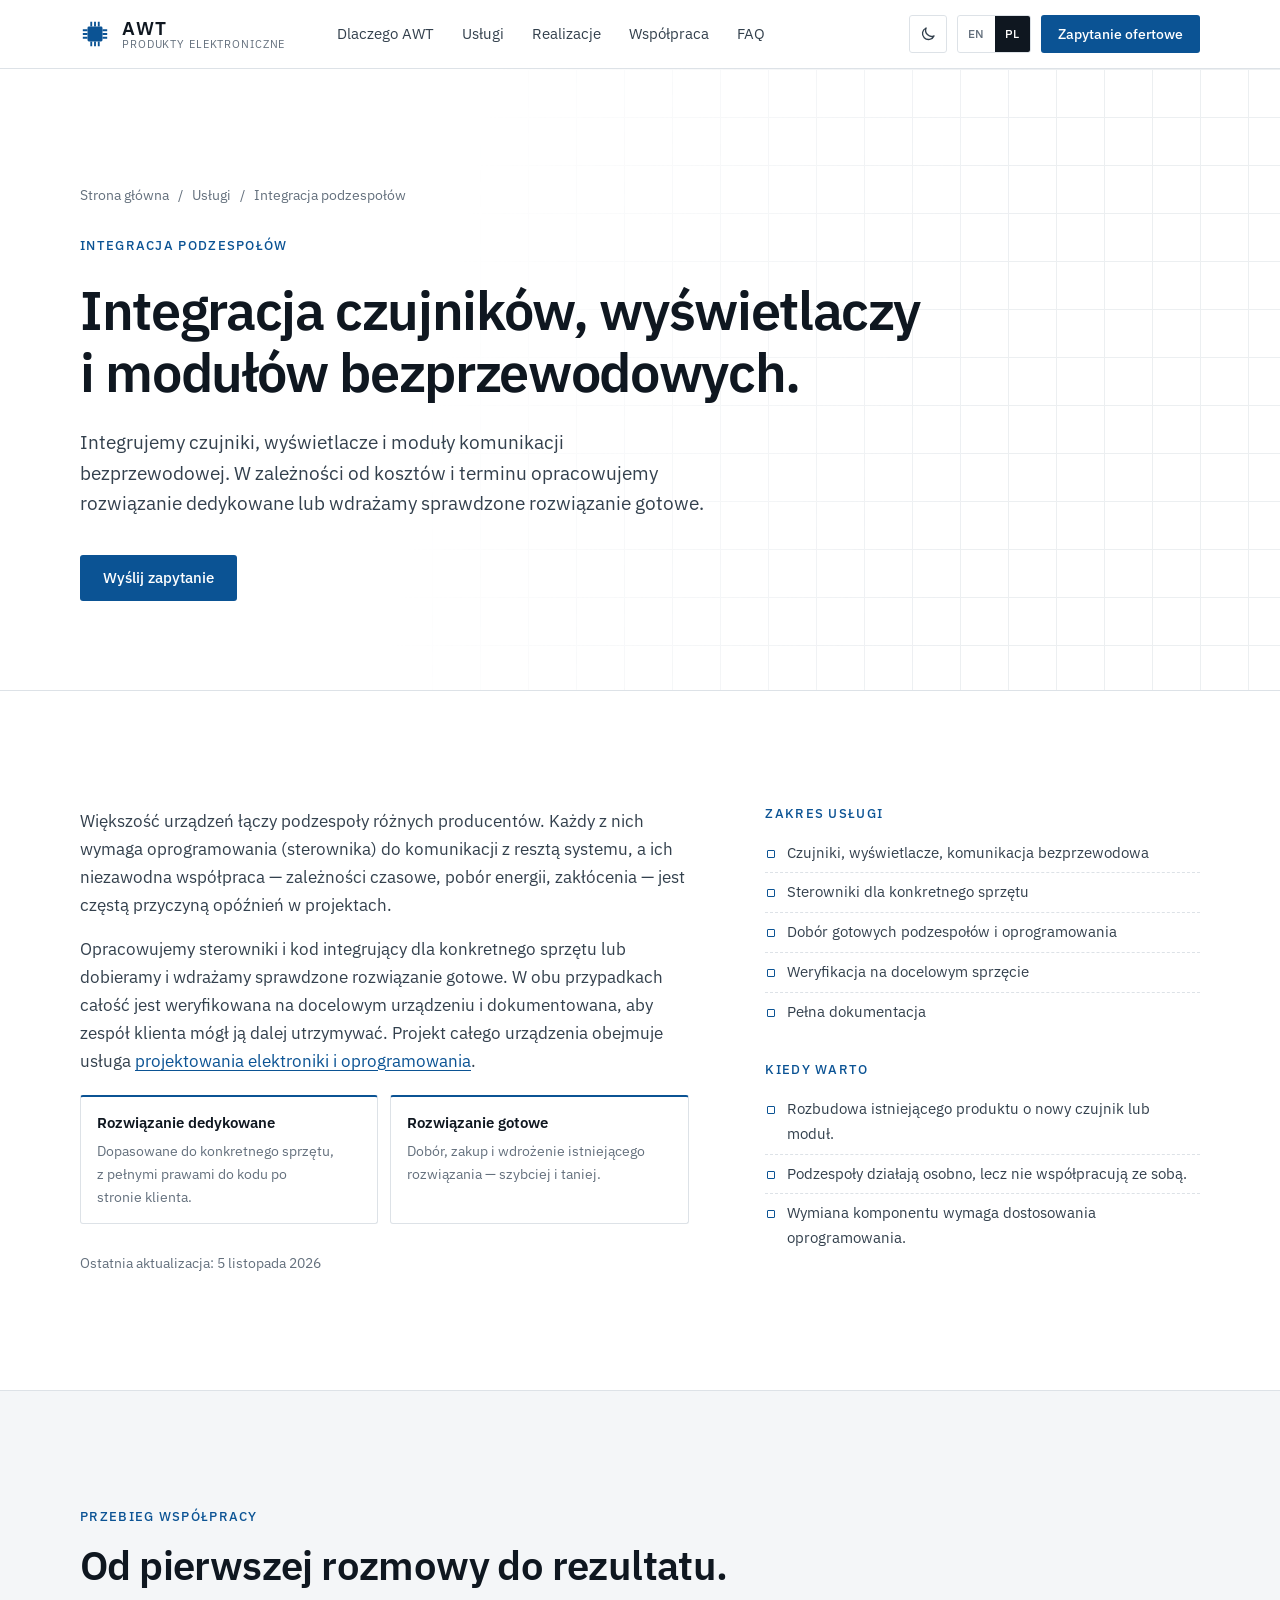
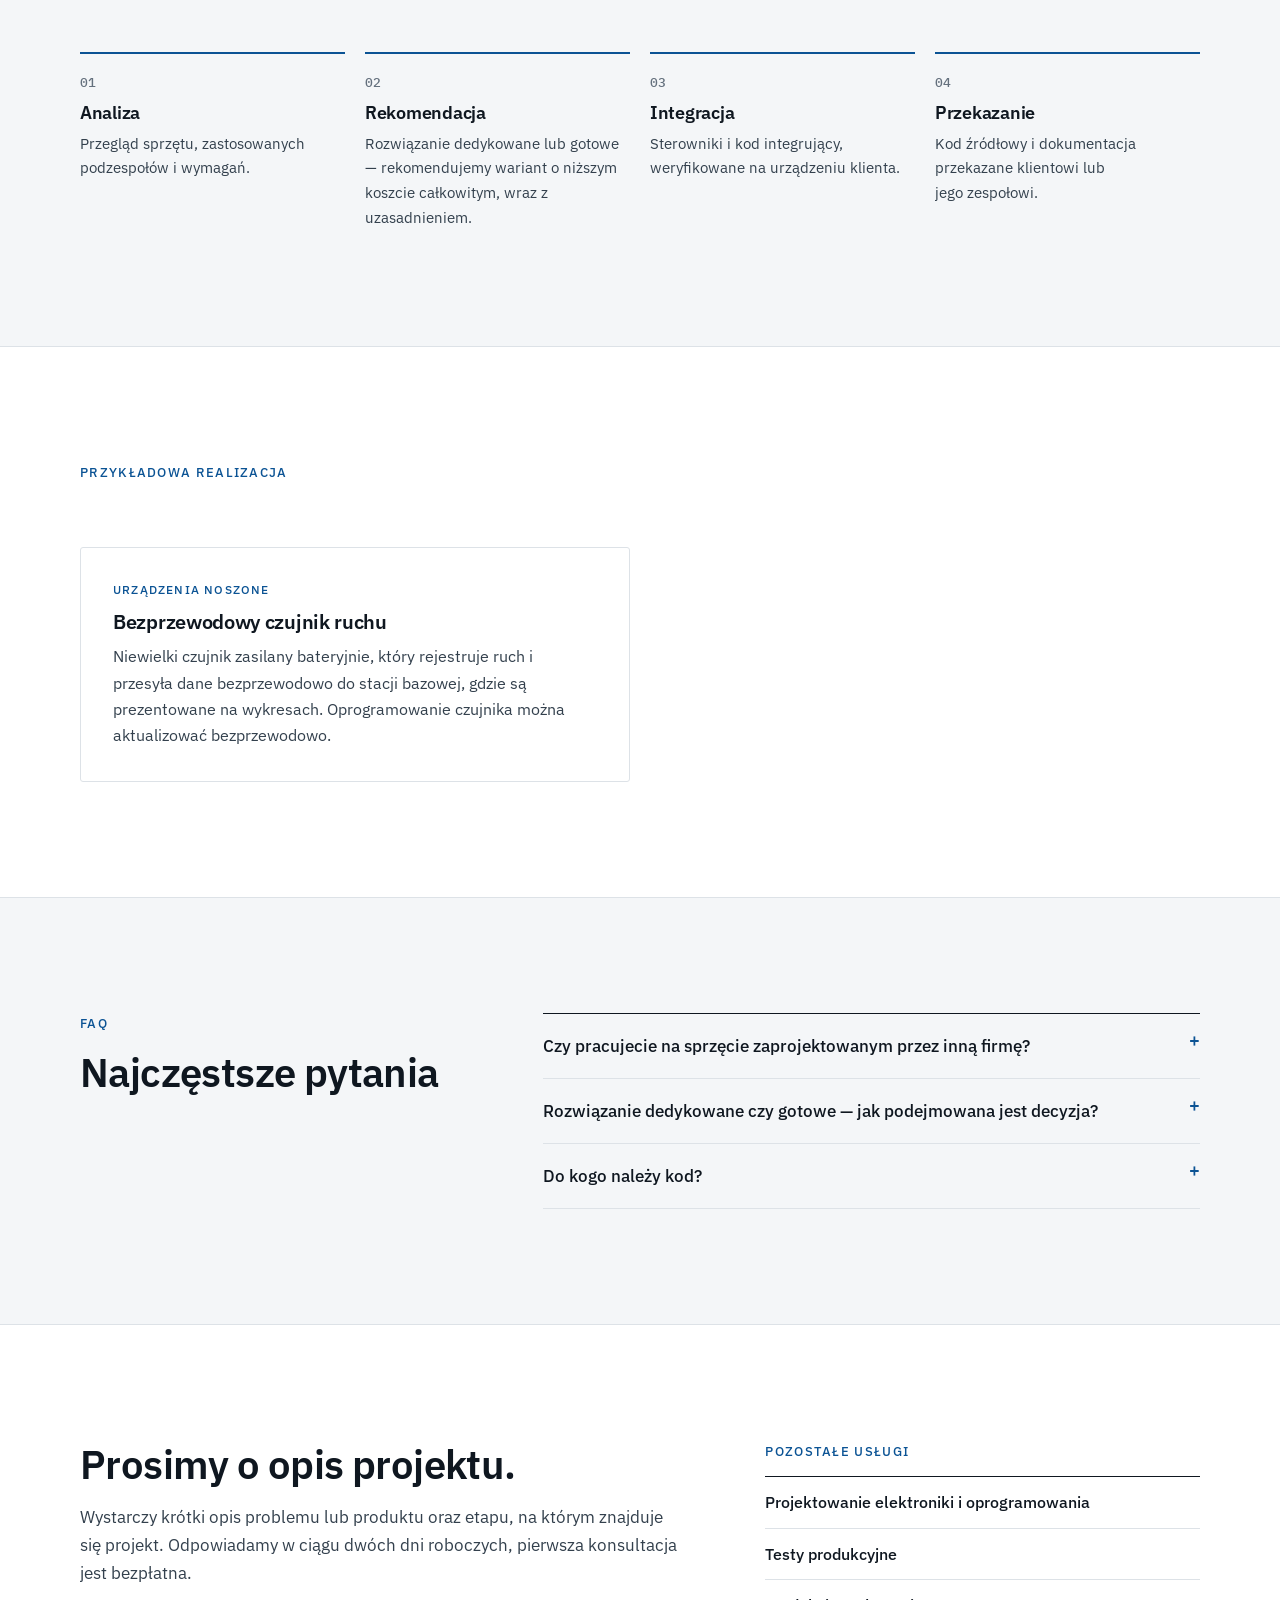
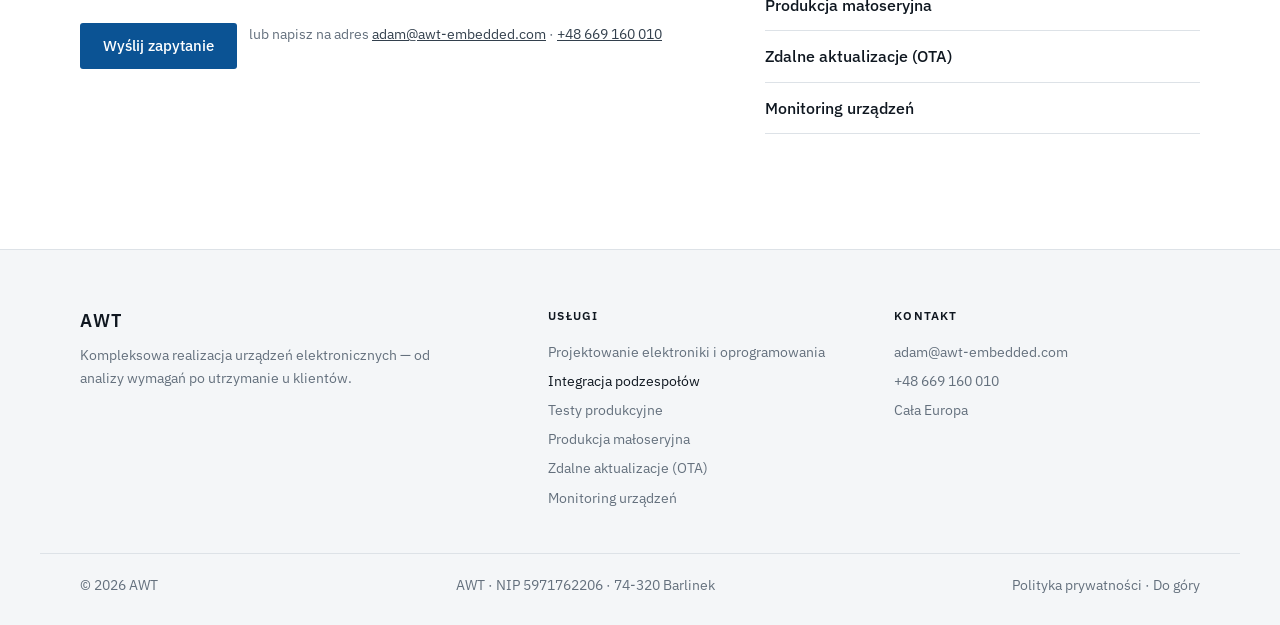
<file: pl/uslugi/integracja-podzespolow/index.html>
<!doctype html>
<!-- Generated by tools/build_services.py from content/services.json. Do not edit. -->
<html lang="pl">
<head>
  <meta charset="utf-8">
  <meta name="viewport" content="width=device-width, initial-scale=1">
  <title>Integracja czujników, wyświetlaczy i modułów bezprzewodowych — AWT</title>
  <meta name="description" content="Integracja czujników, wyświetlaczy i modułów komunikacji bezprzewodowej: sterowniki dedykowane lub sprawdzone rozwiązania gotowe, weryfikowane na docelowym sprzęcie i udokumentowane.">
  <meta name="color-scheme" content="light dark">
  <script>
    // set theme before first paint
    try { var t = localStorage.getItem("awt-theme"); } catch (e) {}
    document.documentElement.dataset.theme = t === "dark" ? "dark" : "light";
  </script>
  <link rel="icon" href="../../../favicon.svg" type="image/svg+xml">
  <link rel="preload" href="../../../fonts/ibm-plex-sans-latin.woff2" as="font" type="font/woff2" crossorigin>
  <link rel="canonical" href="https://www.awt-embedded.com/pl/uslugi/integracja-podzespolow/">
  <link rel="alternate" hreflang="en" href="https://www.awt-embedded.com/services/hardware-integration/">
  <link rel="alternate" hreflang="pl" href="https://www.awt-embedded.com/pl/uslugi/integracja-podzespolow/">
  <link rel="alternate" hreflang="x-default" href="https://www.awt-embedded.com/services/hardware-integration/">
  <meta property="og:type" content="website">
  <meta property="og:site_name" content="AWT">
  <meta property="og:title" content="Integracja czujników, wyświetlaczy i modułów bezprzewodowych — AWT">
  <meta property="og:description" content="Integracja czujników, wyświetlaczy i modułów komunikacji bezprzewodowej: sterowniki dedykowane lub sprawdzone rozwiązania gotowe, weryfikowane na docelowym sprzęcie i udokumentowane.">
  <meta property="og:url" content="https://www.awt-embedded.com/pl/uslugi/integracja-podzespolow/">
  <meta property="og:image" content="https://www.awt-embedded.com/og-image.png">
  <meta property="og:image:width" content="1200">
  <meta property="og:image:height" content="630">
  <meta property="og:locale" content="pl_PL">
  <meta name="twitter:card" content="summary_large_image">
  <script type="application/ld+json">
[
  {
    "@context": "https://schema.org",
    "@type": "Service",
    "name": "Integracja podzespołów",
    "description": "Integracja czujników, wyświetlaczy i modułów komunikacji bezprzewodowej: sterowniki dedykowane lub sprawdzone rozwiązania gotowe, weryfikowane na docelowym sprzęcie i udokumentowane.",
    "url": "https://www.awt-embedded.com/pl/uslugi/integracja-podzespolow/",
    "serviceType": "Integracja podzespołów",
    "areaServed": "Europe",
    "provider": {
      "@type": "ProfessionalService",
      "name": "AWT",
      "url": "https://www.awt-embedded.com/",
      "telephone": "+48669160010",
      "email": "adam@awt-embedded.com",
      "address": {
        "@type": "PostalAddress",
        "postalCode": "74-320",
        "addressLocality": "Barlinek",
        "addressCountry": "PL"
      }
    }
  },
  {
    "@context": "https://schema.org",
    "@type": "BreadcrumbList",
    "itemListElement": [
      {
        "@type": "ListItem",
        "position": 1,
        "name": "Strona główna",
        "item": "https://www.awt-embedded.com/pl/"
      },
      {
        "@type": "ListItem",
        "position": 2,
        "name": "Usługi",
        "item": "https://www.awt-embedded.com/pl/#services"
      },
      {
        "@type": "ListItem",
        "position": 3,
        "name": "Integracja podzespołów",
        "item": "https://www.awt-embedded.com/pl/uslugi/integracja-podzespolow/"
      }
    ]
  }
]
  </script>
  <link rel="stylesheet" href="../../../styles.css">
</head>
<body>
  <a class="skip" href="#main">Przejdź do treści</a>

  <header class="topbar">
    <div class="wrap topbar__inner">
      <a class="brand" href="../../../pl/" aria-label="AWT — home">
        <svg class="brand__logo" viewBox="0 0 32 32" aria-hidden="true">
          <rect x="8" y="8" width="16" height="16" rx="1.5"/>
          <path d="M12 3v5M16 3v5M20 3v5M12 24v5M16 24v5M20 24v5M3 12h5M3 16h5M3 20h5M24 12h5M24 16h5M24 20h5"/>
        </svg>
        <span class="brand__text">
          <span class="brand__name">AWT</span>
          <span class="brand__sub">Produkty elektroniczne</span>
        </span>
      </a>
      <nav class="nav" aria-label="Main">
        <a href="../../../pl/#why">Dlaczego AWT</a>
        <a href="../../../pl/#services">Usługi</a>
        <a href="../../../pl/#projects">Realizacje</a>
        <a href="../../../pl/#process">Współpraca</a>
        <a href="../../../pl/#faq">FAQ</a>
      </nav>
      <div class="topbar__tools">
        <button class="iconbtn" type="button" id="theme-toggle" aria-label="Toggle dark mode">
          <svg class="i-moon" viewBox="0 0 24 24" aria-hidden="true"><path d="M20 14.5A8 8 0 0 1 9.5 4a8 8 0 1 0 10.5 10.5z"/></svg>
          <svg class="i-sun" viewBox="0 0 24 24" aria-hidden="true"><circle cx="12" cy="12" r="4"/><path d="M12 2v2M12 20v2M2 12h2M20 12h2M4.9 4.9l1.4 1.4M17.7 17.7l1.4 1.4M4.9 19.1l1.4-1.4M17.7 6.3l1.4-1.4"/></svg>
        </button>
        <div class="lang" role="group" aria-label="Language">
          <a href="../../../services/hardware-integration/" data-lang="en" hreflang="en" lang="en">EN</a>
          <a href="./" data-lang="pl" hreflang="pl" lang="pl" aria-current="page">PL</a>
        </div>
        <a class="btn btn--primary btn--sm" href="../../../pl/#contact">Zapytanie ofertowe</a>
      </div>
    </div>
  </header>

  <main id="main">
    <section class="hero hero--page" id="top">
      <div class="wrap">
        <nav class="crumbs" aria-label="Breadcrumb">
          <a href="../../../pl/">Strona główna</a> <span aria-hidden="true">/</span>
          <a href="../../../pl/#services">Usługi</a> <span aria-hidden="true">/</span>
          <span aria-current="page">Integracja podzespołów</span>
        </nav>
        <p class="kicker">Integracja podzespołów</p>
        <h1>Integracja czujników, wyświetlaczy i modułów bezprzewodowych.</h1>
        <p class="lede">Integrujemy czujniki, wyświetlacze i moduły komunikacji bezprzewodowej. W zależności od kosztów i terminu opracowujemy rozwiązanie dedykowane lub wdrażamy sprawdzone rozwiązanie gotowe.</p>
        <div class="hero__actions">
          <a class="btn btn--primary" href="../../../pl/#contact">Wyślij zapytanie</a>
        </div>
      </div>
    </section>

    <section class="section">
      <div class="wrap detail">
        <div class="detail__body">
          <p>Większość urządzeń łączy podzespoły różnych producentów. Każdy z nich wymaga oprogramowania (sterownika) do komunikacji z resztą systemu, a ich niezawodna współpraca — zależności czasowe, pobór energii, zakłócenia — jest częstą przyczyną opóźnień w projektach.</p>
          <p>Opracowujemy sterowniki i kod integrujący dla konkretnego sprzętu lub dobieramy i wdrażamy sprawdzone rozwiązanie gotowe. W obu przypadkach całość jest weryfikowana na docelowym urządzeniu i dokumentowana, aby zespół klienta mógł ją dalej utrzymywać. Projekt całego urządzenia obejmuje usługa <a href="../../../pl/uslugi/projektowanie-elektroniki/">projektowania elektroniki i oprogramowania</a>.</p>
          <div class="options">
            <div><p class="options__h">Rozwiązanie dedykowane</p><p>Dopasowane do konkretnego sprzętu, z pełnymi prawami do kodu po stronie klienta.</p></div>
            <div><p class="options__h">Rozwiązanie gotowe</p><p>Dobór, zakup i wdrożenie istniejącego rozwiązania — szybciej i taniej.</p></div>
          </div>
          <p class="updated">Ostatnia aktualizacja: <time datetime="2026-11-05">5 listopada 2026</time></p>
        </div>
        <aside class="detail__side">
          <h2 class="detail__h">Zakres usługi</h2>
          <ul class="deliv">
              <li>Czujniki, wyświetlacze, komunikacja bezprzewodowa</li>
              <li>Sterowniki dla konkretnego sprzętu</li>
              <li>Dobór gotowych podzespołów i oprogramowania</li>
              <li>Weryfikacja na docelowym sprzęcie</li>
              <li>Pełna dokumentacja</li>
          </ul>
          <h2 class="detail__h">Kiedy warto</h2>
          <ul class="deliv">
              <li>Rozbudowa istniejącego produktu o nowy czujnik lub moduł.</li>
              <li>Podzespoły działają osobno, lecz nie współpracują ze sobą.</li>
              <li>Wymiana komponentu wymaga dostosowania oprogramowania.</li>
          </ul>
        </aside>
      </div>
    </section>

    <section class="section section--alt">
      <div class="wrap">
        <header class="section__head">
          <p class="eyebrow">Przebieg współpracy</p>
          <h2>Od pierwszej rozmowy do rezultatu.</h2>
        </header>
        <ol class="steps">
          <li><h3>Analiza</h3><p>Przegląd sprzętu, zastosowanych podzespołów i wymagań.</p></li>
          <li><h3>Rekomendacja</h3><p>Rozwiązanie dedykowane lub gotowe — rekomendujemy wariant o niższym koszcie całkowitym, wraz z uzasadnieniem.</p></li>
          <li><h3>Integracja</h3><p>Sterowniki i kod integrujący, weryfikowane na urządzeniu klienta.</p></li>
          <li><h3>Przekazanie</h3><p>Kod źródłowy i dokumentacja przekazane klientowi lub jego zespołowi.</p></li>
        </ol>
      </div>
    </section>

    <section class="section">
      <div class="wrap">
        <header class="section__head">
          <p class="eyebrow">Przykładowa realizacja</p>
        </header>
        <div class="cases">
          <article class="case">
            <p class="case__sector">Urządzenia noszone</p>
            <h3>Bezprzewodowy czujnik ruchu</h3>
            <p>Niewielki czujnik zasilany bateryjnie, który rejestruje ruch i przesyła dane bezprzewodowo do stacji bazowej, gdzie są prezentowane na wykresach. Oprogramowanie czujnika można aktualizować bezprzewodowo.</p>
          </article>
        </div>
      </div>
    </section>

    <section class="section section--alt">
      <div class="wrap faq">
        <header class="section__head section__head--side">
          <p class="eyebrow">FAQ</p>
          <h2>Najczęstsze pytania</h2>
        </header>
        <div class="faq__list">
          <details><summary>Czy pracujecie na sprzęcie zaprojektowanym przez inną firmę?</summary><p>Tak. Rozpoczynamy od przeglądu istniejącego projektu i dokumentacji, a następnie integrujemy nowe podzespoły.</p></details>
          <details><summary>Rozwiązanie dedykowane czy gotowe — jak podejmowana jest decyzja?</summary><p>Na podstawie kosztu całkowitego i terminu: rozwiązanie gotowe jest zwykle szybsze, dedykowane lepiej dopasowane i wolne od ograniczeń licencyjnych. Klient otrzymuje rekomendację z uzasadnieniem i podejmuje decyzję.</p></details>
          <details><summary>Do kogo należy kod?</summary><p>Do klienta. Kod opracowany na zlecenie jest przekazywany w całości, wraz z dokumentacją.</p></details>
        </div>
      </div>
    </section>

    <section class="section">
      <div class="wrap cta">
        <div>
          <h2>Prosimy o opis projektu.</h2>
          <p class="section__intro">Wystarczy krótki opis problemu lub produktu oraz etapu, na którym znajduje się projekt. Odpowiadamy w ciągu dwóch dni roboczych, pierwsza konsultacja jest bezpłatna.</p>
          <div class="hero__actions">
            <a class="btn btn--primary" href="../../../pl/#contact">Wyślij zapytanie</a>
            <span class="cta__alt">lub napisz na adres <a href="mailto:adam@awt-embedded.com">adam@awt-embedded.com</a> · <a href="tel:+48669160010">+48 669 160 010</a></span>
          </div>
        </div>
        <nav class="related" aria-label="Pozostałe usługi">
          <p class="eyebrow">Pozostałe usługi</p>
          <ul>
          <li><a href="../../../pl/uslugi/projektowanie-elektroniki/">Projektowanie elektroniki i oprogramowania</a></li>
          <li><a href="../../../pl/uslugi/testowanie-elektroniki/">Testy produkcyjne</a></li>
          <li><a href="../../../pl/uslugi/produkcja-elektroniki/">Produkcja małoseryjna</a></li>
          <li><a href="../../../pl/uslugi/aktualizacje-ota/">Zdalne aktualizacje (OTA)</a></li>
          <li><a href="../../../pl/uslugi/monitoring-urzadzen/">Monitoring urządzeń</a></li>
          </ul>
        </nav>
      </div>
    </section>
  </main>

  <footer class="footer">
    <div class="wrap footer__grid">
      <div class="footer__brand">
        <p class="footer__name">AWT</p>
        <p>Kompleksowa realizacja urządzeń elektronicznych — od analizy wymagań po utrzymanie u klientów.</p>
      </div>
      <div>
        <p class="footer__h">Usługi</p>
        <ul>
          <li><a href="../../../pl/uslugi/projektowanie-elektroniki/">Projektowanie elektroniki i oprogramowania</a></li>
          <li><a href="../../../pl/uslugi/integracja-podzespolow/" aria-current="page">Integracja podzespołów</a></li>
          <li><a href="../../../pl/uslugi/testowanie-elektroniki/">Testy produkcyjne</a></li>
          <li><a href="../../../pl/uslugi/produkcja-elektroniki/">Produkcja małoseryjna</a></li>
          <li><a href="../../../pl/uslugi/aktualizacje-ota/">Zdalne aktualizacje (OTA)</a></li>
          <li><a href="../../../pl/uslugi/monitoring-urzadzen/">Monitoring urządzeń</a></li>
        </ul>
      </div>
      <div>
        <p class="footer__h">Kontakt</p>
        <ul>
          <li><a href="mailto:adam@awt-embedded.com">adam@awt-embedded.com</a></li>
          <li><a href="tel:+48669160010">+48 669 160 010</a></li>
          <li>Cała Europa</li>
        </ul>
      </div>
    </div>
    <div class="wrap footer__base">
      <span>© <span id="year">2026</span> AWT</span>
      <span class="footer__legal">AWT · NIP 5971762206 · 74-320 Barlinek</span>
      <span class="footer__links"><a href="../../../privacy.html">Polityka prywatności</a> · <a href="#top">Do góry</a></span>
    </div>
  </footer>

  <script src="../../../main.js"></script>
</body>
</html>
</file>
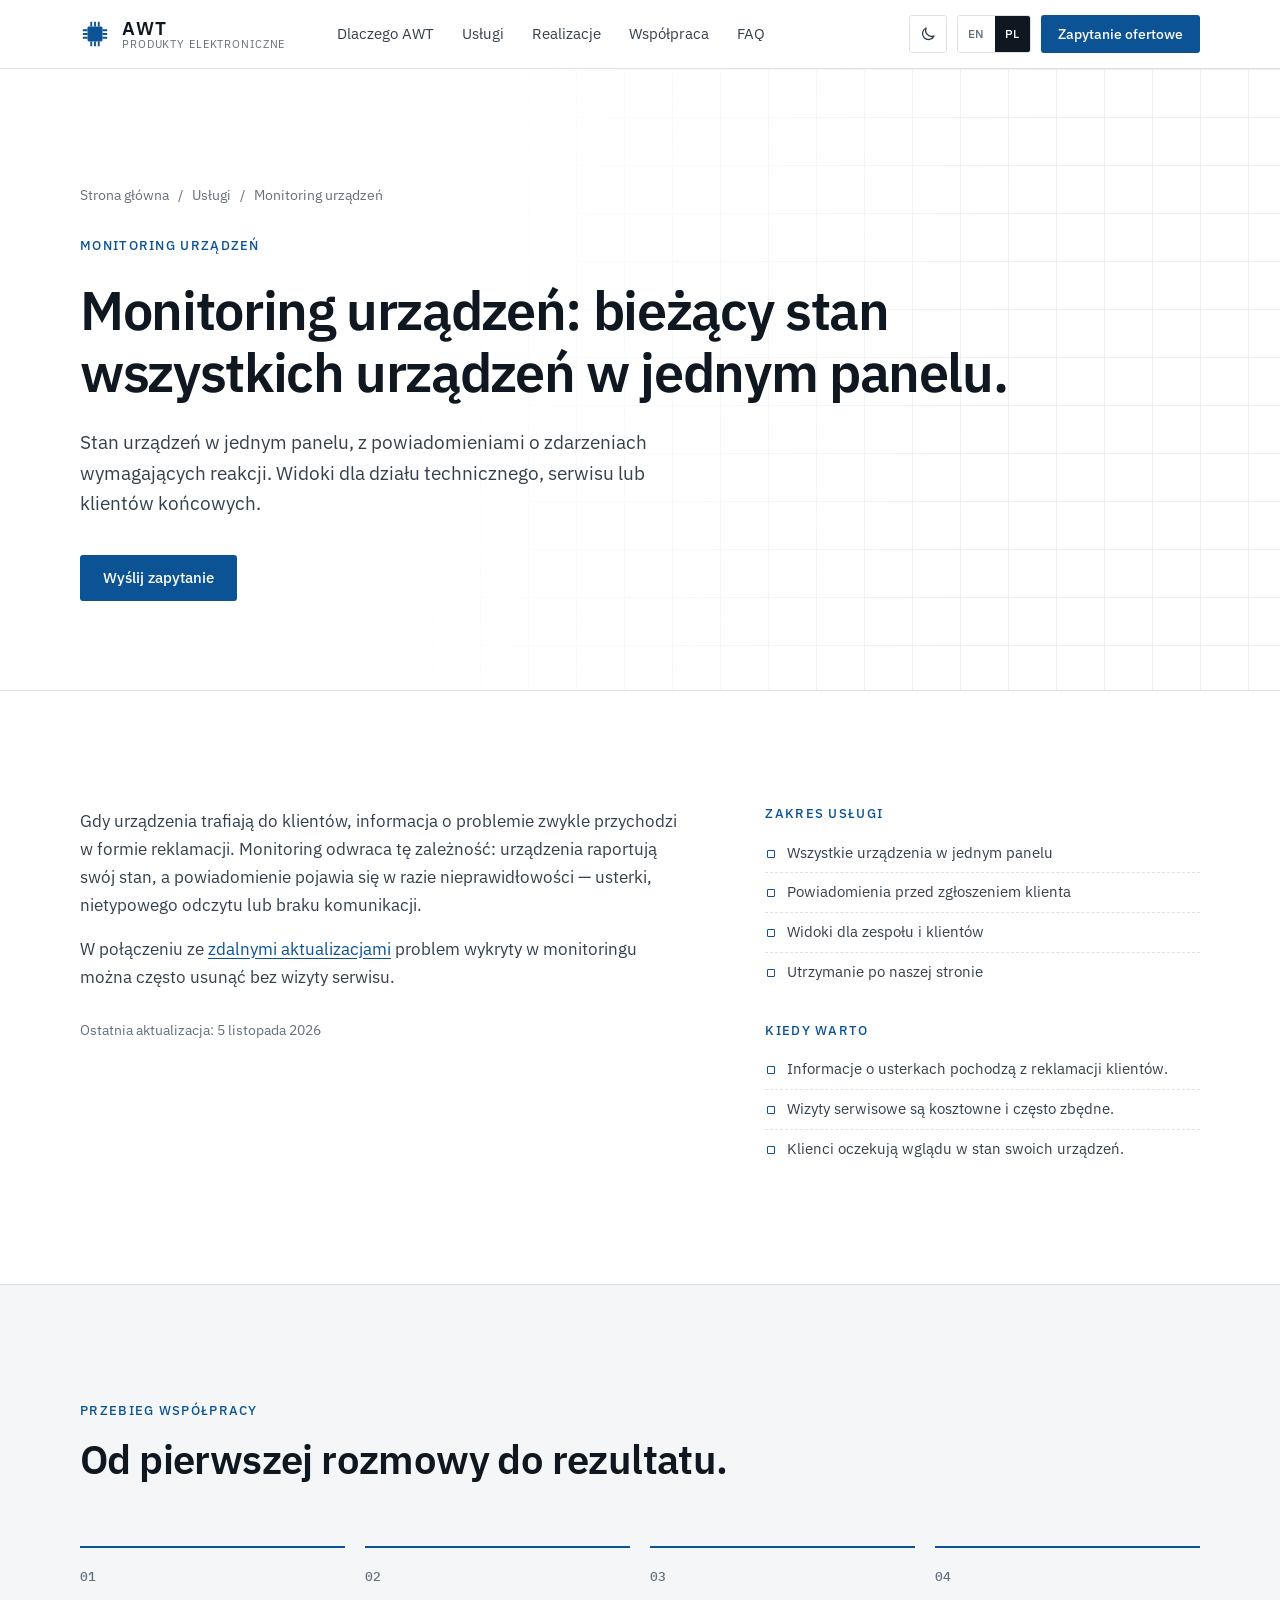
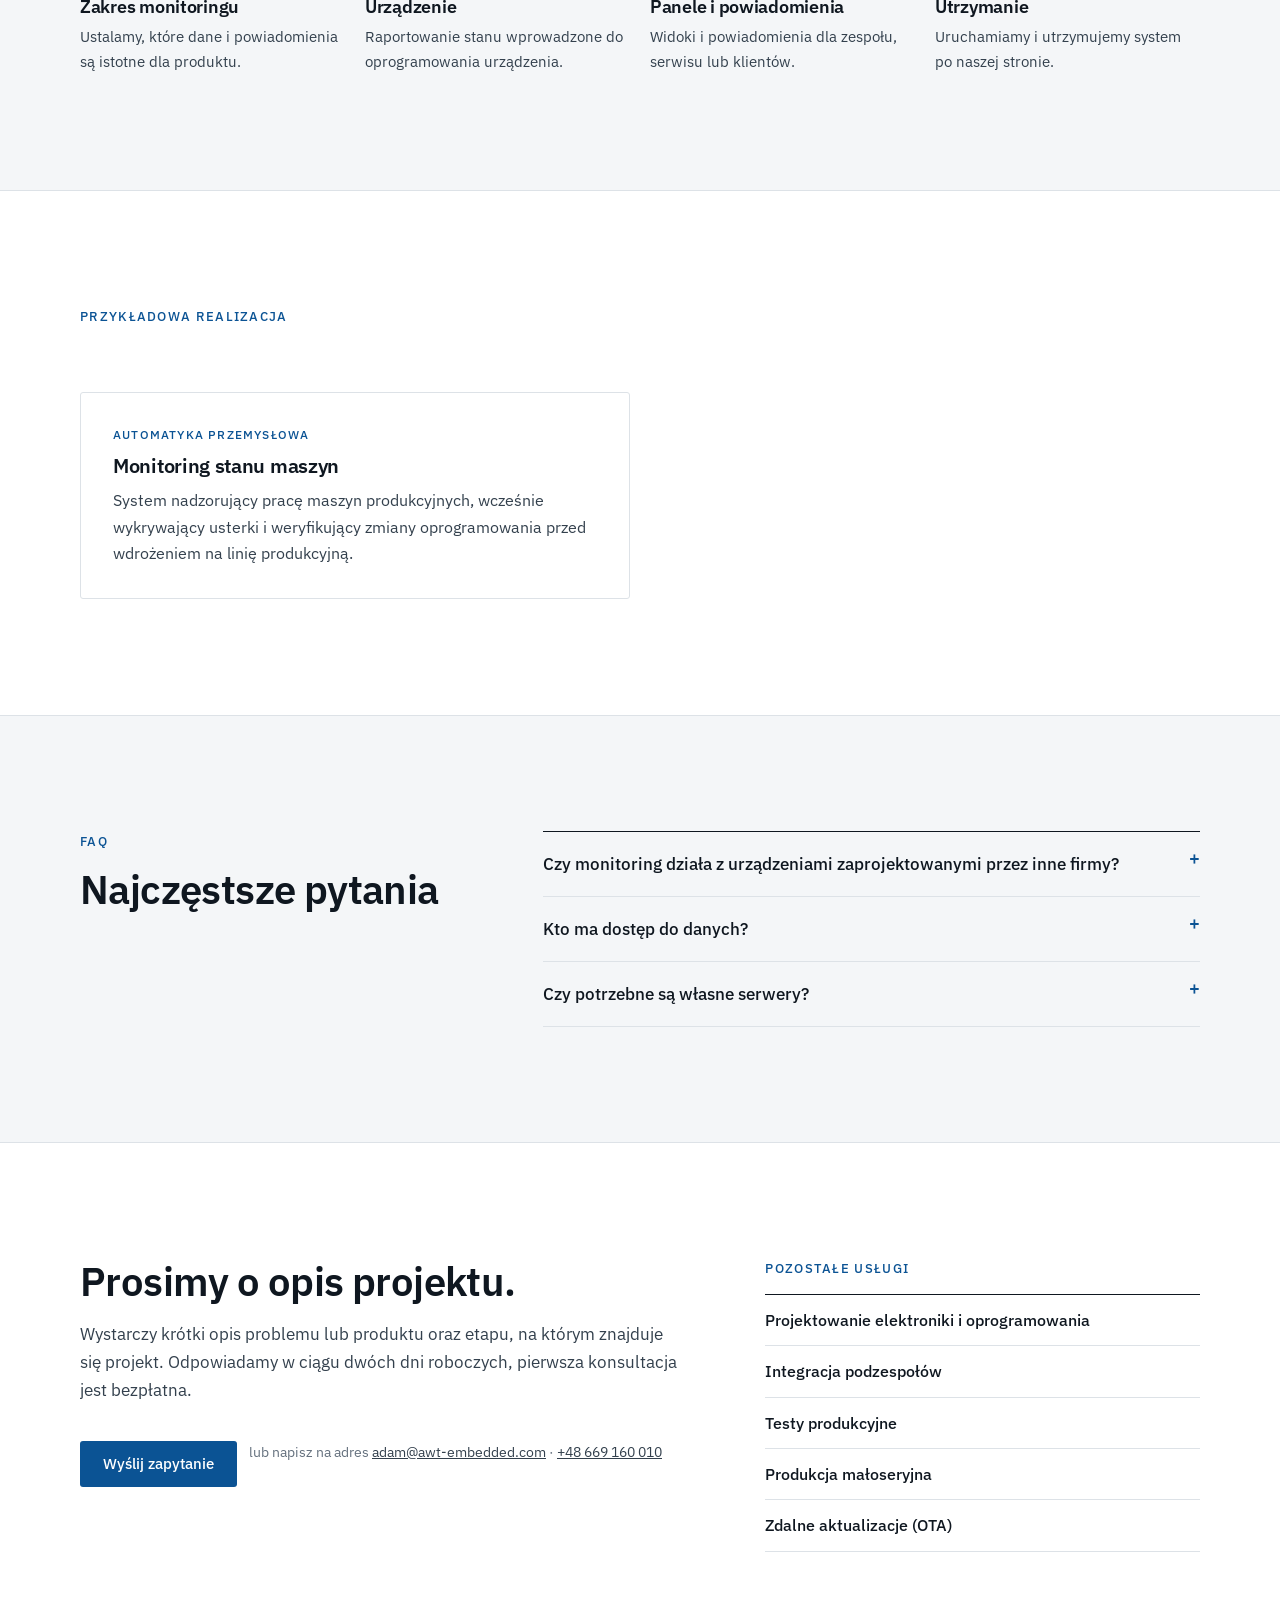
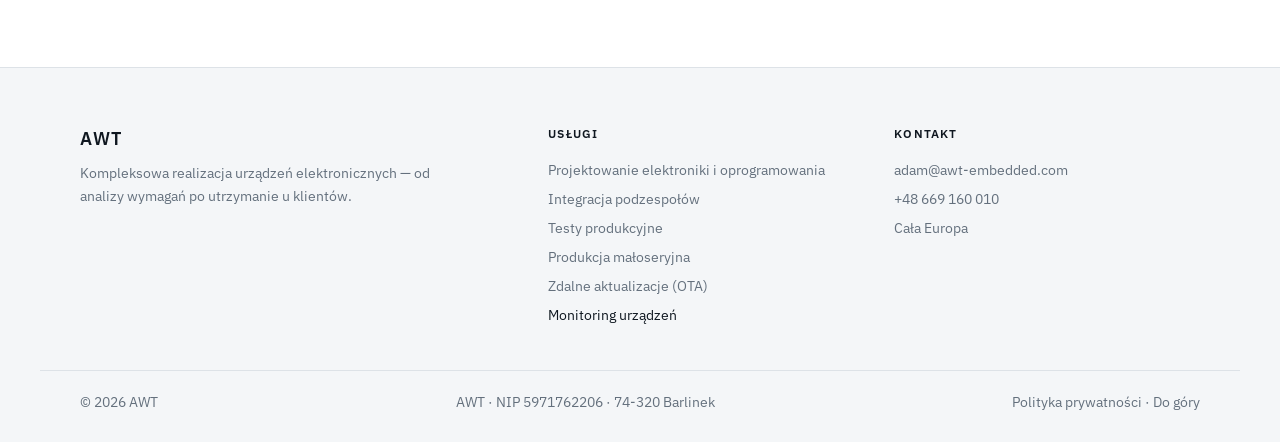
<file: pl/uslugi/monitoring-urzadzen/index.html>
<!doctype html>
<!-- Generated by tools/build_services.py from content/services.json. Do not edit. -->
<html lang="pl">
<head>
  <meta charset="utf-8">
  <meta name="viewport" content="width=device-width, initial-scale=1">
  <title>Monitoring urządzeń IoT i powiadomienia — AWT</title>
  <meta name="description" content="Monitoring urządzeń podłączonych do sieci: wszystkie urządzenia w jednym panelu, powiadomienia przed zgłoszeniem klienta, widoki dla zespołu, serwisu i klientów. Utrzymanie po naszej stronie.">
  <meta name="color-scheme" content="light dark">
  <script>
    // set theme before first paint
    try { var t = localStorage.getItem("awt-theme"); } catch (e) {}
    document.documentElement.dataset.theme = t === "dark" ? "dark" : "light";
  </script>
  <link rel="icon" href="../../../favicon.svg" type="image/svg+xml">
  <link rel="preload" href="../../../fonts/ibm-plex-sans-latin.woff2" as="font" type="font/woff2" crossorigin>
  <link rel="canonical" href="https://www.awt-embedded.com/pl/uslugi/monitoring-urzadzen/">
  <link rel="alternate" hreflang="en" href="https://www.awt-embedded.com/services/device-monitoring/">
  <link rel="alternate" hreflang="pl" href="https://www.awt-embedded.com/pl/uslugi/monitoring-urzadzen/">
  <link rel="alternate" hreflang="x-default" href="https://www.awt-embedded.com/services/device-monitoring/">
  <meta property="og:type" content="website">
  <meta property="og:site_name" content="AWT">
  <meta property="og:title" content="Monitoring urządzeń IoT i powiadomienia — AWT">
  <meta property="og:description" content="Monitoring urządzeń podłączonych do sieci: wszystkie urządzenia w jednym panelu, powiadomienia przed zgłoszeniem klienta, widoki dla zespołu, serwisu i klientów. Utrzymanie po naszej stronie.">
  <meta property="og:url" content="https://www.awt-embedded.com/pl/uslugi/monitoring-urzadzen/">
  <meta property="og:image" content="https://www.awt-embedded.com/og-image.png">
  <meta property="og:image:width" content="1200">
  <meta property="og:image:height" content="630">
  <meta property="og:locale" content="pl_PL">
  <meta name="twitter:card" content="summary_large_image">
  <script type="application/ld+json">
[
  {
    "@context": "https://schema.org",
    "@type": "Service",
    "name": "Monitoring urządzeń",
    "description": "Monitoring urządzeń podłączonych do sieci: wszystkie urządzenia w jednym panelu, powiadomienia przed zgłoszeniem klienta, widoki dla zespołu, serwisu i klientów. Utrzymanie po naszej stronie.",
    "url": "https://www.awt-embedded.com/pl/uslugi/monitoring-urzadzen/",
    "serviceType": "Monitoring urządzeń",
    "areaServed": "Europe",
    "provider": {
      "@type": "ProfessionalService",
      "name": "AWT",
      "url": "https://www.awt-embedded.com/",
      "telephone": "+48669160010",
      "email": "adam@awt-embedded.com",
      "address": {
        "@type": "PostalAddress",
        "postalCode": "74-320",
        "addressLocality": "Barlinek",
        "addressCountry": "PL"
      }
    }
  },
  {
    "@context": "https://schema.org",
    "@type": "BreadcrumbList",
    "itemListElement": [
      {
        "@type": "ListItem",
        "position": 1,
        "name": "Strona główna",
        "item": "https://www.awt-embedded.com/pl/"
      },
      {
        "@type": "ListItem",
        "position": 2,
        "name": "Usługi",
        "item": "https://www.awt-embedded.com/pl/#services"
      },
      {
        "@type": "ListItem",
        "position": 3,
        "name": "Monitoring urządzeń",
        "item": "https://www.awt-embedded.com/pl/uslugi/monitoring-urzadzen/"
      }
    ]
  }
]
  </script>
  <link rel="stylesheet" href="../../../styles.css">
</head>
<body>
  <a class="skip" href="#main">Przejdź do treści</a>

  <header class="topbar">
    <div class="wrap topbar__inner">
      <a class="brand" href="../../../pl/" aria-label="AWT — home">
        <svg class="brand__logo" viewBox="0 0 32 32" aria-hidden="true">
          <rect x="8" y="8" width="16" height="16" rx="1.5"/>
          <path d="M12 3v5M16 3v5M20 3v5M12 24v5M16 24v5M20 24v5M3 12h5M3 16h5M3 20h5M24 12h5M24 16h5M24 20h5"/>
        </svg>
        <span class="brand__text">
          <span class="brand__name">AWT</span>
          <span class="brand__sub">Produkty elektroniczne</span>
        </span>
      </a>
      <nav class="nav" aria-label="Main">
        <a href="../../../pl/#why">Dlaczego AWT</a>
        <a href="../../../pl/#services">Usługi</a>
        <a href="../../../pl/#projects">Realizacje</a>
        <a href="../../../pl/#process">Współpraca</a>
        <a href="../../../pl/#faq">FAQ</a>
      </nav>
      <div class="topbar__tools">
        <button class="iconbtn" type="button" id="theme-toggle" aria-label="Toggle dark mode">
          <svg class="i-moon" viewBox="0 0 24 24" aria-hidden="true"><path d="M20 14.5A8 8 0 0 1 9.5 4a8 8 0 1 0 10.5 10.5z"/></svg>
          <svg class="i-sun" viewBox="0 0 24 24" aria-hidden="true"><circle cx="12" cy="12" r="4"/><path d="M12 2v2M12 20v2M2 12h2M20 12h2M4.9 4.9l1.4 1.4M17.7 17.7l1.4 1.4M4.9 19.1l1.4-1.4M17.7 6.3l1.4-1.4"/></svg>
        </button>
        <div class="lang" role="group" aria-label="Language">
          <a href="../../../services/device-monitoring/" data-lang="en" hreflang="en" lang="en">EN</a>
          <a href="./" data-lang="pl" hreflang="pl" lang="pl" aria-current="page">PL</a>
        </div>
        <a class="btn btn--primary btn--sm" href="../../../pl/#contact">Zapytanie ofertowe</a>
      </div>
    </div>
  </header>

  <main id="main">
    <section class="hero hero--page" id="top">
      <div class="wrap">
        <nav class="crumbs" aria-label="Breadcrumb">
          <a href="../../../pl/">Strona główna</a> <span aria-hidden="true">/</span>
          <a href="../../../pl/#services">Usługi</a> <span aria-hidden="true">/</span>
          <span aria-current="page">Monitoring urządzeń</span>
        </nav>
        <p class="kicker">Monitoring urządzeń</p>
        <h1>Monitoring urządzeń: bieżący stan wszystkich urządzeń w jednym panelu.</h1>
        <p class="lede">Stan urządzeń w jednym panelu, z powiadomieniami o zdarzeniach wymagających reakcji. Widoki dla działu technicznego, serwisu lub klientów końcowych.</p>
        <div class="hero__actions">
          <a class="btn btn--primary" href="../../../pl/#contact">Wyślij zapytanie</a>
        </div>
      </div>
    </section>

    <section class="section">
      <div class="wrap detail">
        <div class="detail__body">
          <p>Gdy urządzenia trafiają do klientów, informacja o problemie zwykle przychodzi w formie reklamacji. Monitoring odwraca tę zależność: urządzenia raportują swój stan, a powiadomienie pojawia się w razie nieprawidłowości — usterki, nietypowego odczytu lub braku komunikacji.</p>
          <p>W połączeniu ze <a href="../../../pl/uslugi/aktualizacje-ota/">zdalnymi aktualizacjami</a> problem wykryty w monitoringu można często usunąć bez wizyty serwisu.</p>
          <p class="updated">Ostatnia aktualizacja: <time datetime="2026-11-05">5 listopada 2026</time></p>
        </div>
        <aside class="detail__side">
          <h2 class="detail__h">Zakres usługi</h2>
          <ul class="deliv">
              <li>Wszystkie urządzenia w jednym panelu</li>
              <li>Powiadomienia przed zgłoszeniem klienta</li>
              <li>Widoki dla zespołu i klientów</li>
              <li>Utrzymanie po naszej stronie</li>
          </ul>
          <h2 class="detail__h">Kiedy warto</h2>
          <ul class="deliv">
              <li>Informacje o usterkach pochodzą z reklamacji klientów.</li>
              <li>Wizyty serwisowe są kosztowne i często zbędne.</li>
              <li>Klienci oczekują wglądu w stan swoich urządzeń.</li>
          </ul>
        </aside>
      </div>
    </section>

    <section class="section section--alt">
      <div class="wrap">
        <header class="section__head">
          <p class="eyebrow">Przebieg współpracy</p>
          <h2>Od pierwszej rozmowy do rezultatu.</h2>
        </header>
        <ol class="steps">
          <li><h3>Zakres monitoringu</h3><p>Ustalamy, które dane i powiadomienia są istotne dla produktu.</p></li>
          <li><h3>Urządzenie</h3><p>Raportowanie stanu wprowadzone do oprogramowania urządzenia.</p></li>
          <li><h3>Panele i powiadomienia</h3><p>Widoki i powiadomienia dla zespołu, serwisu lub klientów.</p></li>
          <li><h3>Utrzymanie</h3><p>Uruchamiamy i utrzymujemy system po naszej stronie.</p></li>
        </ol>
      </div>
    </section>

    <section class="section">
      <div class="wrap">
        <header class="section__head">
          <p class="eyebrow">Przykładowa realizacja</p>
        </header>
        <div class="cases">
          <article class="case">
            <p class="case__sector">Automatyka przemysłowa</p>
            <h3>Monitoring stanu maszyn</h3>
            <p>System nadzorujący pracę maszyn produkcyjnych, wcześnie wykrywający usterki i weryfikujący zmiany oprogramowania przed wdrożeniem na linię produkcyjną.</p>
          </article>
        </div>
      </div>
    </section>

    <section class="section section--alt">
      <div class="wrap faq">
        <header class="section__head section__head--side">
          <p class="eyebrow">FAQ</p>
          <h2>Najczęstsze pytania</h2>
        </header>
        <div class="faq__list">
          <details><summary>Czy monitoring działa z urządzeniami zaprojektowanymi przez inne firmy?</summary><p>Zwykle tak, jeżeli urządzenie może przesyłać dane. Może być wymagana zmiana jego oprogramowania, którą realizujemy.</p></details>
          <details><summary>Kto ma dostęp do danych?</summary><p>Wyłącznie osoby wskazane przez klienta — zespół, serwis lub klienci końcowi, każdy z własnym widokiem.</p></details>
          <details><summary>Czy potrzebne są własne serwery?</summary><p>Nie. System monitoringu uruchamiamy i utrzymujemy po naszej stronie.</p></details>
        </div>
      </div>
    </section>

    <section class="section">
      <div class="wrap cta">
        <div>
          <h2>Prosimy o opis projektu.</h2>
          <p class="section__intro">Wystarczy krótki opis problemu lub produktu oraz etapu, na którym znajduje się projekt. Odpowiadamy w ciągu dwóch dni roboczych, pierwsza konsultacja jest bezpłatna.</p>
          <div class="hero__actions">
            <a class="btn btn--primary" href="../../../pl/#contact">Wyślij zapytanie</a>
            <span class="cta__alt">lub napisz na adres <a href="mailto:adam@awt-embedded.com">adam@awt-embedded.com</a> · <a href="tel:+48669160010">+48 669 160 010</a></span>
          </div>
        </div>
        <nav class="related" aria-label="Pozostałe usługi">
          <p class="eyebrow">Pozostałe usługi</p>
          <ul>
          <li><a href="../../../pl/uslugi/projektowanie-elektroniki/">Projektowanie elektroniki i oprogramowania</a></li>
          <li><a href="../../../pl/uslugi/integracja-podzespolow/">Integracja podzespołów</a></li>
          <li><a href="../../../pl/uslugi/testowanie-elektroniki/">Testy produkcyjne</a></li>
          <li><a href="../../../pl/uslugi/produkcja-elektroniki/">Produkcja małoseryjna</a></li>
          <li><a href="../../../pl/uslugi/aktualizacje-ota/">Zdalne aktualizacje (OTA)</a></li>
          </ul>
        </nav>
      </div>
    </section>
  </main>

  <footer class="footer">
    <div class="wrap footer__grid">
      <div class="footer__brand">
        <p class="footer__name">AWT</p>
        <p>Kompleksowa realizacja urządzeń elektronicznych — od analizy wymagań po utrzymanie u klientów.</p>
      </div>
      <div>
        <p class="footer__h">Usługi</p>
        <ul>
          <li><a href="../../../pl/uslugi/projektowanie-elektroniki/">Projektowanie elektroniki i oprogramowania</a></li>
          <li><a href="../../../pl/uslugi/integracja-podzespolow/">Integracja podzespołów</a></li>
          <li><a href="../../../pl/uslugi/testowanie-elektroniki/">Testy produkcyjne</a></li>
          <li><a href="../../../pl/uslugi/produkcja-elektroniki/">Produkcja małoseryjna</a></li>
          <li><a href="../../../pl/uslugi/aktualizacje-ota/">Zdalne aktualizacje (OTA)</a></li>
          <li><a href="../../../pl/uslugi/monitoring-urzadzen/" aria-current="page">Monitoring urządzeń</a></li>
        </ul>
      </div>
      <div>
        <p class="footer__h">Kontakt</p>
        <ul>
          <li><a href="mailto:adam@awt-embedded.com">adam@awt-embedded.com</a></li>
          <li><a href="tel:+48669160010">+48 669 160 010</a></li>
          <li>Cała Europa</li>
        </ul>
      </div>
    </div>
    <div class="wrap footer__base">
      <span>© <span id="year">2026</span> AWT</span>
      <span class="footer__legal">AWT · NIP 5971762206 · 74-320 Barlinek</span>
      <span class="footer__links"><a href="../../../privacy.html">Polityka prywatności</a> · <a href="#top">Do góry</a></span>
    </div>
  </footer>

  <script src="../../../main.js"></script>
</body>
</html>
</file>
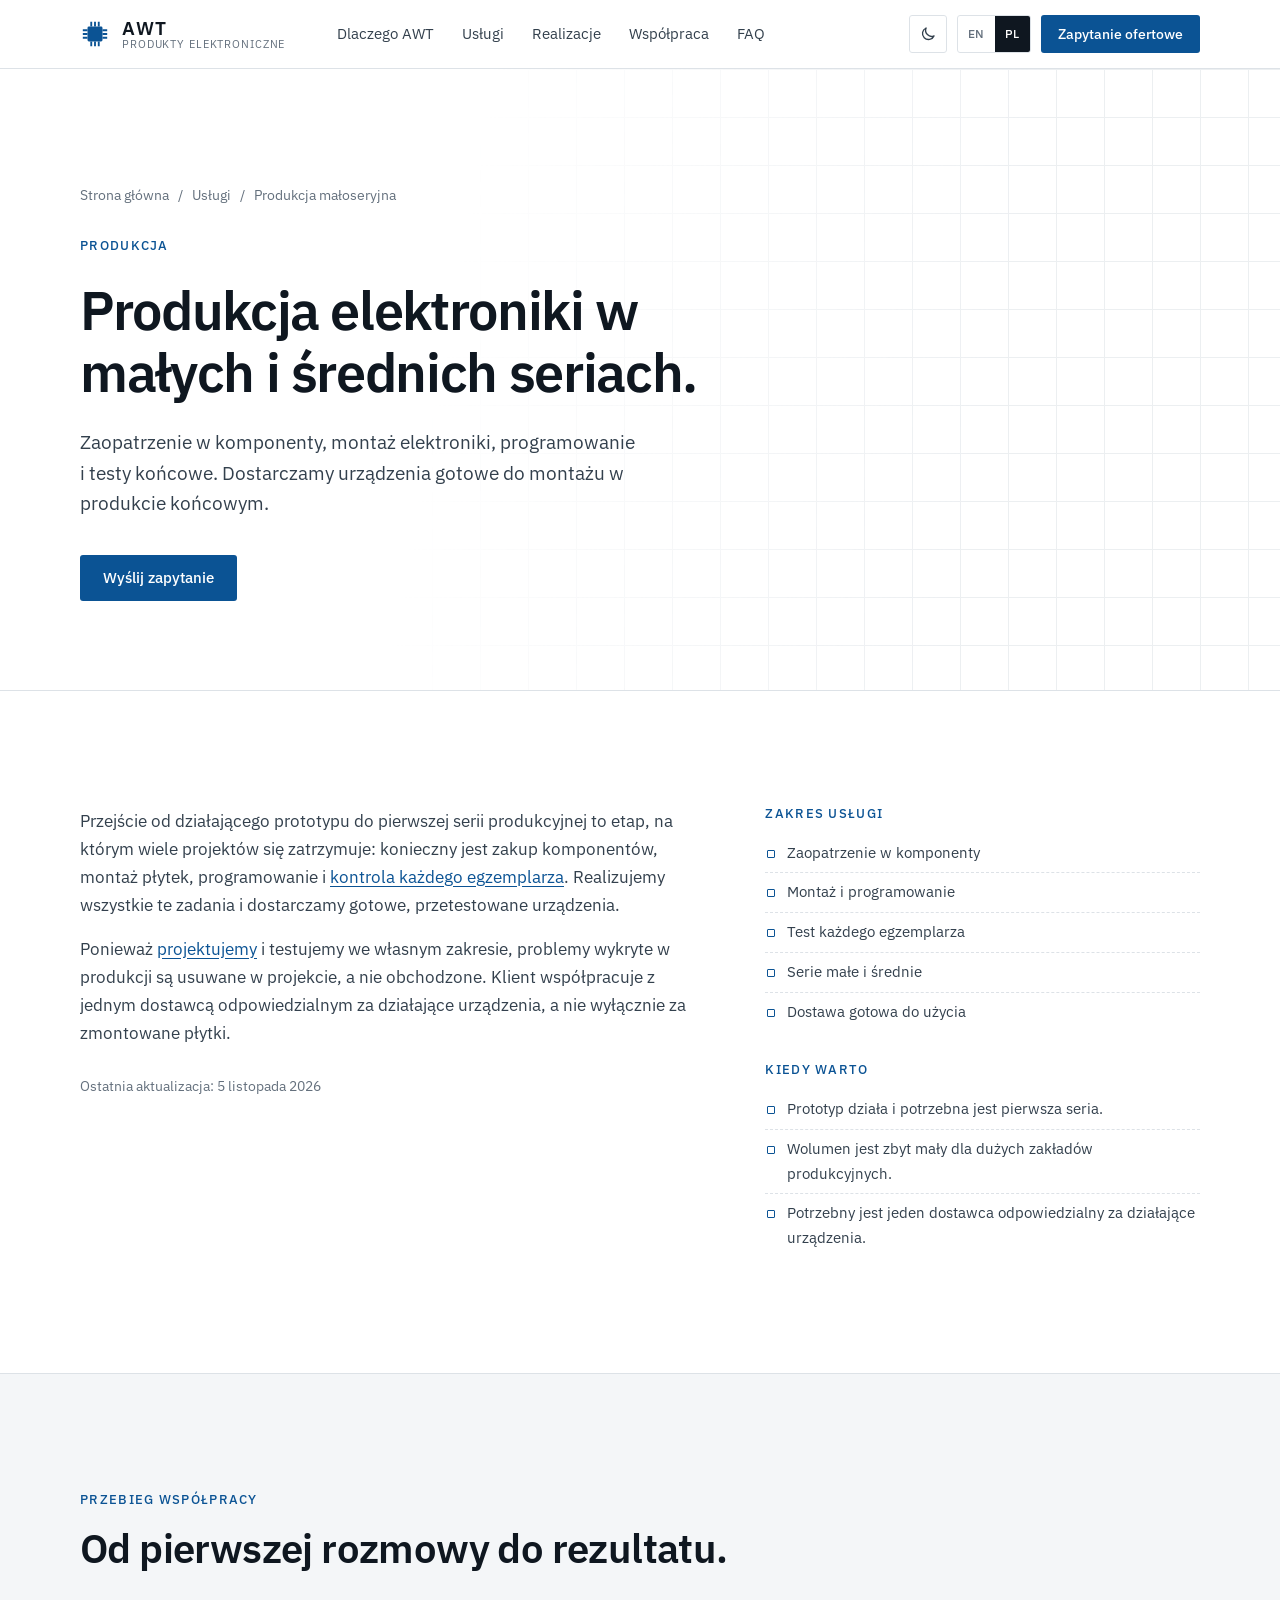
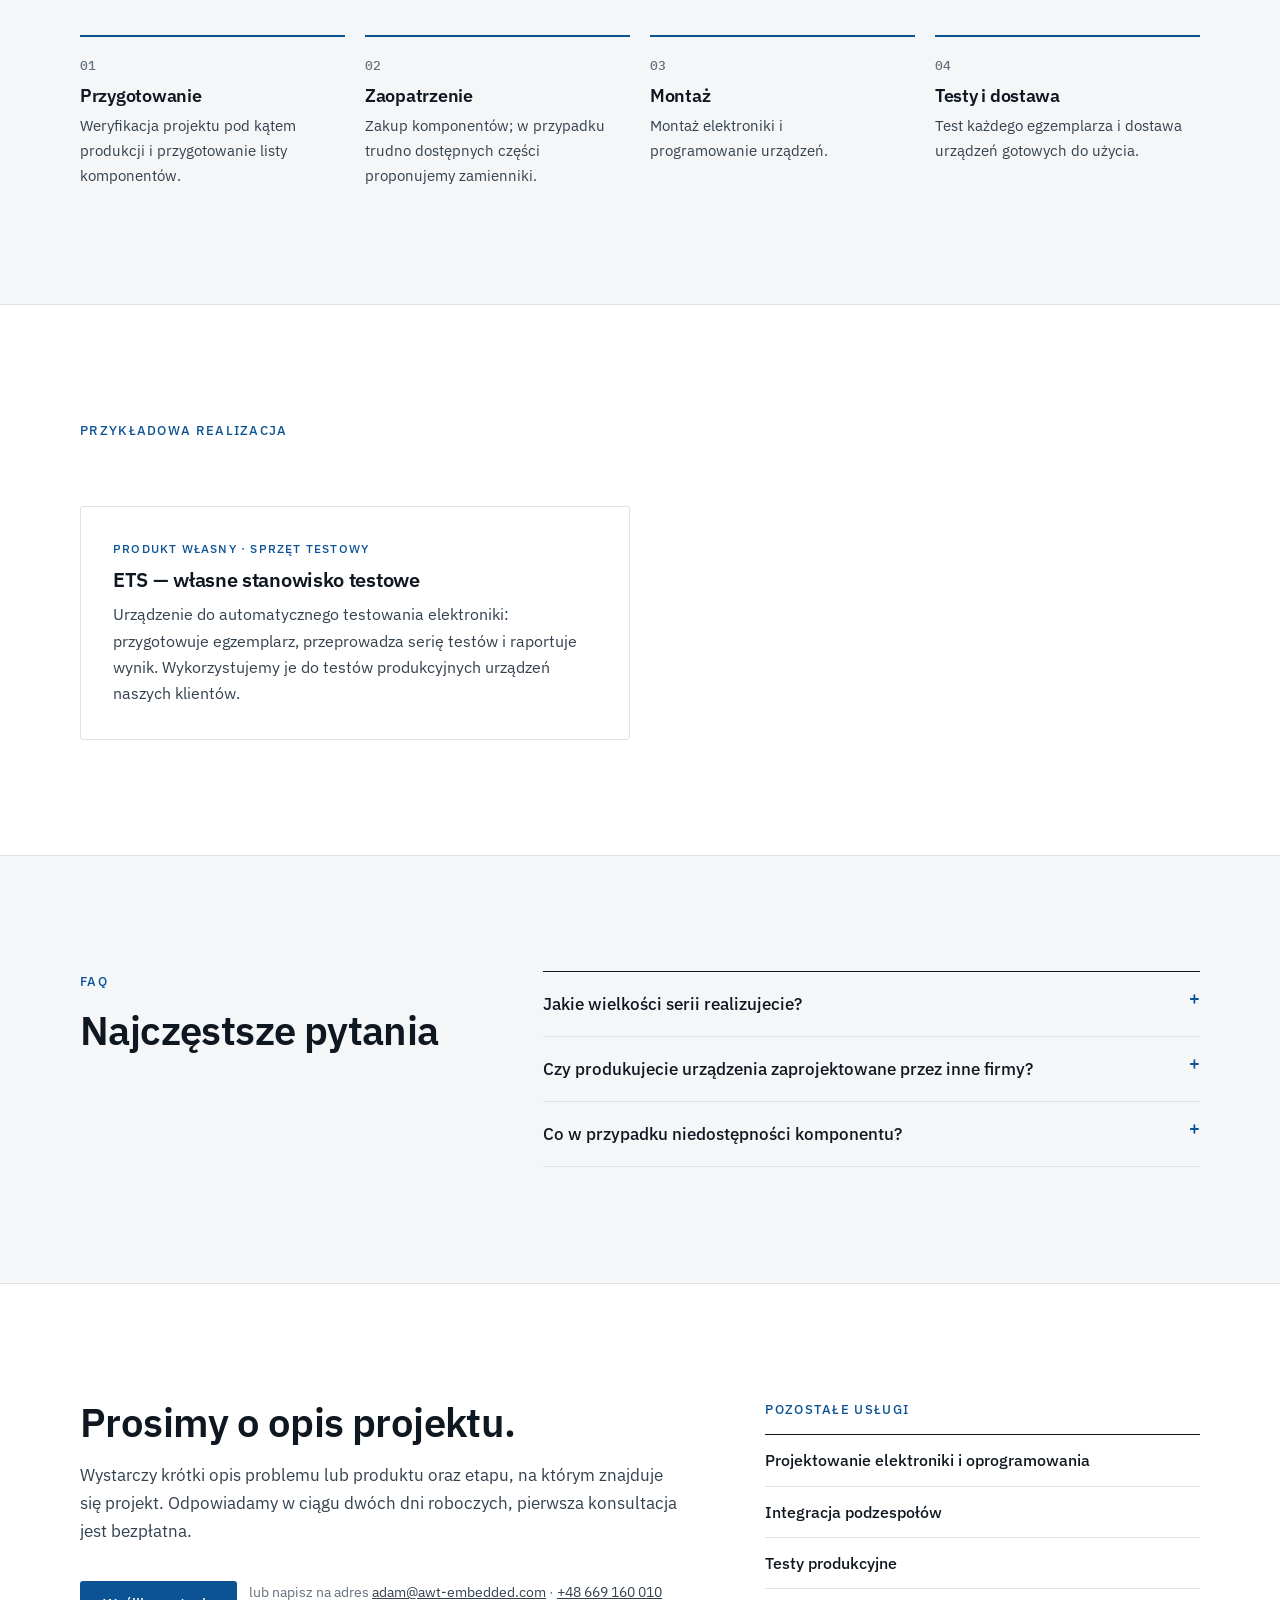
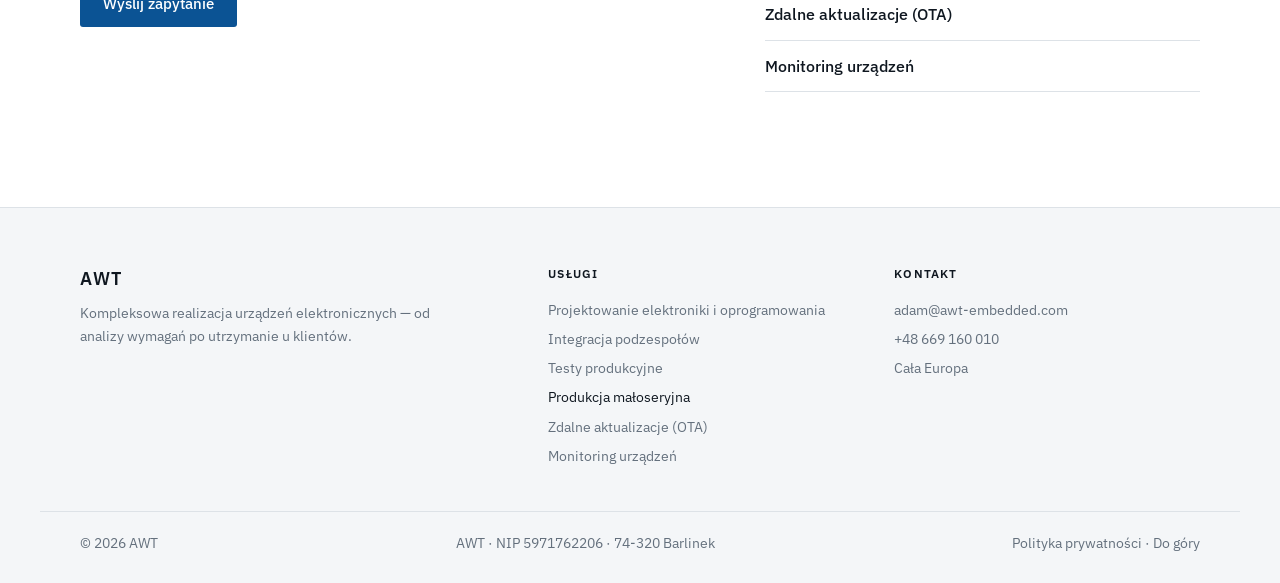
<file: pl/uslugi/produkcja-elektroniki/index.html>
<!doctype html>
<!-- Generated by tools/build_services.py from content/services.json. Do not edit. -->
<html lang="pl">
<head>
  <meta charset="utf-8">
  <meta name="viewport" content="width=device-width, initial-scale=1">
  <title>Produkcja elektroniki — serie małe i średnie — AWT</title>
  <meta name="description" content="Produkcja elektroniki w małych i średnich seriach: zaopatrzenie w komponenty, montaż, programowanie i test każdego egzemplarza. Dostawa urządzeń gotowych do użycia.">
  <meta name="color-scheme" content="light dark">
  <script>
    // set theme before first paint
    try { var t = localStorage.getItem("awt-theme"); } catch (e) {}
    document.documentElement.dataset.theme = t === "dark" ? "dark" : "light";
  </script>
  <link rel="icon" href="../../../favicon.svg" type="image/svg+xml">
  <link rel="preload" href="../../../fonts/ibm-plex-sans-latin.woff2" as="font" type="font/woff2" crossorigin>
  <link rel="canonical" href="https://www.awt-embedded.com/pl/uslugi/produkcja-elektroniki/">
  <link rel="alternate" hreflang="en" href="https://www.awt-embedded.com/services/electronics-production/">
  <link rel="alternate" hreflang="pl" href="https://www.awt-embedded.com/pl/uslugi/produkcja-elektroniki/">
  <link rel="alternate" hreflang="x-default" href="https://www.awt-embedded.com/services/electronics-production/">
  <meta property="og:type" content="website">
  <meta property="og:site_name" content="AWT">
  <meta property="og:title" content="Produkcja elektroniki — serie małe i średnie — AWT">
  <meta property="og:description" content="Produkcja elektroniki w małych i średnich seriach: zaopatrzenie w komponenty, montaż, programowanie i test każdego egzemplarza. Dostawa urządzeń gotowych do użycia.">
  <meta property="og:url" content="https://www.awt-embedded.com/pl/uslugi/produkcja-elektroniki/">
  <meta property="og:image" content="https://www.awt-embedded.com/og-image.png">
  <meta property="og:image:width" content="1200">
  <meta property="og:image:height" content="630">
  <meta property="og:locale" content="pl_PL">
  <meta name="twitter:card" content="summary_large_image">
  <script type="application/ld+json">
[
  {
    "@context": "https://schema.org",
    "@type": "Service",
    "name": "Produkcja małoseryjna",
    "description": "Produkcja elektroniki w małych i średnich seriach: zaopatrzenie w komponenty, montaż, programowanie i test każdego egzemplarza. Dostawa urządzeń gotowych do użycia.",
    "url": "https://www.awt-embedded.com/pl/uslugi/produkcja-elektroniki/",
    "serviceType": "Produkcja małoseryjna",
    "areaServed": "Europe",
    "provider": {
      "@type": "ProfessionalService",
      "name": "AWT",
      "url": "https://www.awt-embedded.com/",
      "telephone": "+48669160010",
      "email": "adam@awt-embedded.com",
      "address": {
        "@type": "PostalAddress",
        "postalCode": "74-320",
        "addressLocality": "Barlinek",
        "addressCountry": "PL"
      }
    }
  },
  {
    "@context": "https://schema.org",
    "@type": "BreadcrumbList",
    "itemListElement": [
      {
        "@type": "ListItem",
        "position": 1,
        "name": "Strona główna",
        "item": "https://www.awt-embedded.com/pl/"
      },
      {
        "@type": "ListItem",
        "position": 2,
        "name": "Usługi",
        "item": "https://www.awt-embedded.com/pl/#services"
      },
      {
        "@type": "ListItem",
        "position": 3,
        "name": "Produkcja małoseryjna",
        "item": "https://www.awt-embedded.com/pl/uslugi/produkcja-elektroniki/"
      }
    ]
  }
]
  </script>
  <link rel="stylesheet" href="../../../styles.css">
</head>
<body>
  <a class="skip" href="#main">Przejdź do treści</a>

  <header class="topbar">
    <div class="wrap topbar__inner">
      <a class="brand" href="../../../pl/" aria-label="AWT — home">
        <svg class="brand__logo" viewBox="0 0 32 32" aria-hidden="true">
          <rect x="8" y="8" width="16" height="16" rx="1.5"/>
          <path d="M12 3v5M16 3v5M20 3v5M12 24v5M16 24v5M20 24v5M3 12h5M3 16h5M3 20h5M24 12h5M24 16h5M24 20h5"/>
        </svg>
        <span class="brand__text">
          <span class="brand__name">AWT</span>
          <span class="brand__sub">Produkty elektroniczne</span>
        </span>
      </a>
      <nav class="nav" aria-label="Main">
        <a href="../../../pl/#why">Dlaczego AWT</a>
        <a href="../../../pl/#services">Usługi</a>
        <a href="../../../pl/#projects">Realizacje</a>
        <a href="../../../pl/#process">Współpraca</a>
        <a href="../../../pl/#faq">FAQ</a>
      </nav>
      <div class="topbar__tools">
        <button class="iconbtn" type="button" id="theme-toggle" aria-label="Toggle dark mode">
          <svg class="i-moon" viewBox="0 0 24 24" aria-hidden="true"><path d="M20 14.5A8 8 0 0 1 9.5 4a8 8 0 1 0 10.5 10.5z"/></svg>
          <svg class="i-sun" viewBox="0 0 24 24" aria-hidden="true"><circle cx="12" cy="12" r="4"/><path d="M12 2v2M12 20v2M2 12h2M20 12h2M4.9 4.9l1.4 1.4M17.7 17.7l1.4 1.4M4.9 19.1l1.4-1.4M17.7 6.3l1.4-1.4"/></svg>
        </button>
        <div class="lang" role="group" aria-label="Language">
          <a href="../../../services/electronics-production/" data-lang="en" hreflang="en" lang="en">EN</a>
          <a href="./" data-lang="pl" hreflang="pl" lang="pl" aria-current="page">PL</a>
        </div>
        <a class="btn btn--primary btn--sm" href="../../../pl/#contact">Zapytanie ofertowe</a>
      </div>
    </div>
  </header>

  <main id="main">
    <section class="hero hero--page" id="top">
      <div class="wrap">
        <nav class="crumbs" aria-label="Breadcrumb">
          <a href="../../../pl/">Strona główna</a> <span aria-hidden="true">/</span>
          <a href="../../../pl/#services">Usługi</a> <span aria-hidden="true">/</span>
          <span aria-current="page">Produkcja małoseryjna</span>
        </nav>
        <p class="kicker">Produkcja</p>
        <h1>Produkcja elektroniki w małych i średnich seriach.</h1>
        <p class="lede">Zaopatrzenie w komponenty, montaż elektroniki, programowanie i testy końcowe. Dostarczamy urządzenia gotowe do montażu w produkcie końcowym.</p>
        <div class="hero__actions">
          <a class="btn btn--primary" href="../../../pl/#contact">Wyślij zapytanie</a>
        </div>
      </div>
    </section>

    <section class="section">
      <div class="wrap detail">
        <div class="detail__body">
          <p>Przejście od działającego prototypu do pierwszej serii produkcyjnej to etap, na którym wiele projektów się zatrzymuje: konieczny jest zakup komponentów, montaż płytek, programowanie i <a href="../../../pl/uslugi/testowanie-elektroniki/">kontrola każdego egzemplarza</a>. Realizujemy wszystkie te zadania i dostarczamy gotowe, przetestowane urządzenia.</p>
          <p>Ponieważ <a href="../../../pl/uslugi/projektowanie-elektroniki/">projektujemy</a> i testujemy we własnym zakresie, problemy wykryte w produkcji są usuwane w projekcie, a nie obchodzone. Klient współpracuje z jednym dostawcą odpowiedzialnym za działające urządzenia, a nie wyłącznie za zmontowane płytki.</p>
          <p class="updated">Ostatnia aktualizacja: <time datetime="2026-11-05">5 listopada 2026</time></p>
        </div>
        <aside class="detail__side">
          <h2 class="detail__h">Zakres usługi</h2>
          <ul class="deliv">
              <li>Zaopatrzenie w komponenty</li>
              <li>Montaż i programowanie</li>
              <li>Test każdego egzemplarza</li>
              <li>Serie małe i średnie</li>
              <li>Dostawa gotowa do użycia</li>
          </ul>
          <h2 class="detail__h">Kiedy warto</h2>
          <ul class="deliv">
              <li>Prototyp działa i potrzebna jest pierwsza seria.</li>
              <li>Wolumen jest zbyt mały dla dużych zakładów produkcyjnych.</li>
              <li>Potrzebny jest jeden dostawca odpowiedzialny za działające urządzenia.</li>
          </ul>
        </aside>
      </div>
    </section>

    <section class="section section--alt">
      <div class="wrap">
        <header class="section__head">
          <p class="eyebrow">Przebieg współpracy</p>
          <h2>Od pierwszej rozmowy do rezultatu.</h2>
        </header>
        <ol class="steps">
          <li><h3>Przygotowanie</h3><p>Weryfikacja projektu pod kątem produkcji i przygotowanie listy komponentów.</p></li>
          <li><h3>Zaopatrzenie</h3><p>Zakup komponentów; w przypadku trudno dostępnych części proponujemy zamienniki.</p></li>
          <li><h3>Montaż</h3><p>Montaż elektroniki i programowanie urządzeń.</p></li>
          <li><h3>Testy i dostawa</h3><p>Test każdego egzemplarza i dostawa urządzeń gotowych do użycia.</p></li>
        </ol>
      </div>
    </section>

    <section class="section">
      <div class="wrap">
        <header class="section__head">
          <p class="eyebrow">Przykładowa realizacja</p>
        </header>
        <div class="cases">
          <article class="case">
            <p class="case__sector">Produkt własny · Sprzęt testowy</p>
            <h3>ETS — własne stanowisko testowe</h3>
            <p>Urządzenie do automatycznego testowania elektroniki: przygotowuje egzemplarz, przeprowadza serię testów i raportuje wynik. Wykorzystujemy je do testów produkcyjnych urządzeń naszych klientów.</p>
          </article>
        </div>
      </div>
    </section>

    <section class="section section--alt">
      <div class="wrap faq">
        <header class="section__head section__head--side">
          <p class="eyebrow">FAQ</p>
          <h2>Najczęstsze pytania</h2>
        </header>
        <div class="faq__list">
          <details><summary>Jakie wielkości serii realizujecie?</summary><p>Serie małe i średnie, od partii pilotażowych po regularną produkcję. Na podstawie planowanych wolumenów proponujemy odpowiedni model realizacji.</p></details>
          <details><summary>Czy produkujecie urządzenia zaprojektowane przez inne firmy?</summary><p>Tak, na podstawie kompletnej dokumentacji projektowej. Przed produkcją weryfikujemy ją i wskazujemy elementy mogące powodować problemy.</p></details>
          <details><summary>Co w przypadku niedostępności komponentu?</summary><p>Proponujemy zamiennik i w razie potrzeby dostosowujemy projekt oraz oprogramowanie, aby produkcja mogła być kontynuowana.</p></details>
        </div>
      </div>
    </section>

    <section class="section">
      <div class="wrap cta">
        <div>
          <h2>Prosimy o opis projektu.</h2>
          <p class="section__intro">Wystarczy krótki opis problemu lub produktu oraz etapu, na którym znajduje się projekt. Odpowiadamy w ciągu dwóch dni roboczych, pierwsza konsultacja jest bezpłatna.</p>
          <div class="hero__actions">
            <a class="btn btn--primary" href="../../../pl/#contact">Wyślij zapytanie</a>
            <span class="cta__alt">lub napisz na adres <a href="mailto:adam@awt-embedded.com">adam@awt-embedded.com</a> · <a href="tel:+48669160010">+48 669 160 010</a></span>
          </div>
        </div>
        <nav class="related" aria-label="Pozostałe usługi">
          <p class="eyebrow">Pozostałe usługi</p>
          <ul>
          <li><a href="../../../pl/uslugi/projektowanie-elektroniki/">Projektowanie elektroniki i oprogramowania</a></li>
          <li><a href="../../../pl/uslugi/integracja-podzespolow/">Integracja podzespołów</a></li>
          <li><a href="../../../pl/uslugi/testowanie-elektroniki/">Testy produkcyjne</a></li>
          <li><a href="../../../pl/uslugi/aktualizacje-ota/">Zdalne aktualizacje (OTA)</a></li>
          <li><a href="../../../pl/uslugi/monitoring-urzadzen/">Monitoring urządzeń</a></li>
          </ul>
        </nav>
      </div>
    </section>
  </main>

  <footer class="footer">
    <div class="wrap footer__grid">
      <div class="footer__brand">
        <p class="footer__name">AWT</p>
        <p>Kompleksowa realizacja urządzeń elektronicznych — od analizy wymagań po utrzymanie u klientów.</p>
      </div>
      <div>
        <p class="footer__h">Usługi</p>
        <ul>
          <li><a href="../../../pl/uslugi/projektowanie-elektroniki/">Projektowanie elektroniki i oprogramowania</a></li>
          <li><a href="../../../pl/uslugi/integracja-podzespolow/">Integracja podzespołów</a></li>
          <li><a href="../../../pl/uslugi/testowanie-elektroniki/">Testy produkcyjne</a></li>
          <li><a href="../../../pl/uslugi/produkcja-elektroniki/" aria-current="page">Produkcja małoseryjna</a></li>
          <li><a href="../../../pl/uslugi/aktualizacje-ota/">Zdalne aktualizacje (OTA)</a></li>
          <li><a href="../../../pl/uslugi/monitoring-urzadzen/">Monitoring urządzeń</a></li>
        </ul>
      </div>
      <div>
        <p class="footer__h">Kontakt</p>
        <ul>
          <li><a href="mailto:adam@awt-embedded.com">adam@awt-embedded.com</a></li>
          <li><a href="tel:+48669160010">+48 669 160 010</a></li>
          <li>Cała Europa</li>
        </ul>
      </div>
    </div>
    <div class="wrap footer__base">
      <span>© <span id="year">2026</span> AWT</span>
      <span class="footer__legal">AWT · NIP 5971762206 · 74-320 Barlinek</span>
      <span class="footer__links"><a href="../../../privacy.html">Polityka prywatności</a> · <a href="#top">Do góry</a></span>
    </div>
  </footer>

  <script src="../../../main.js"></script>
</body>
</html>
</file>
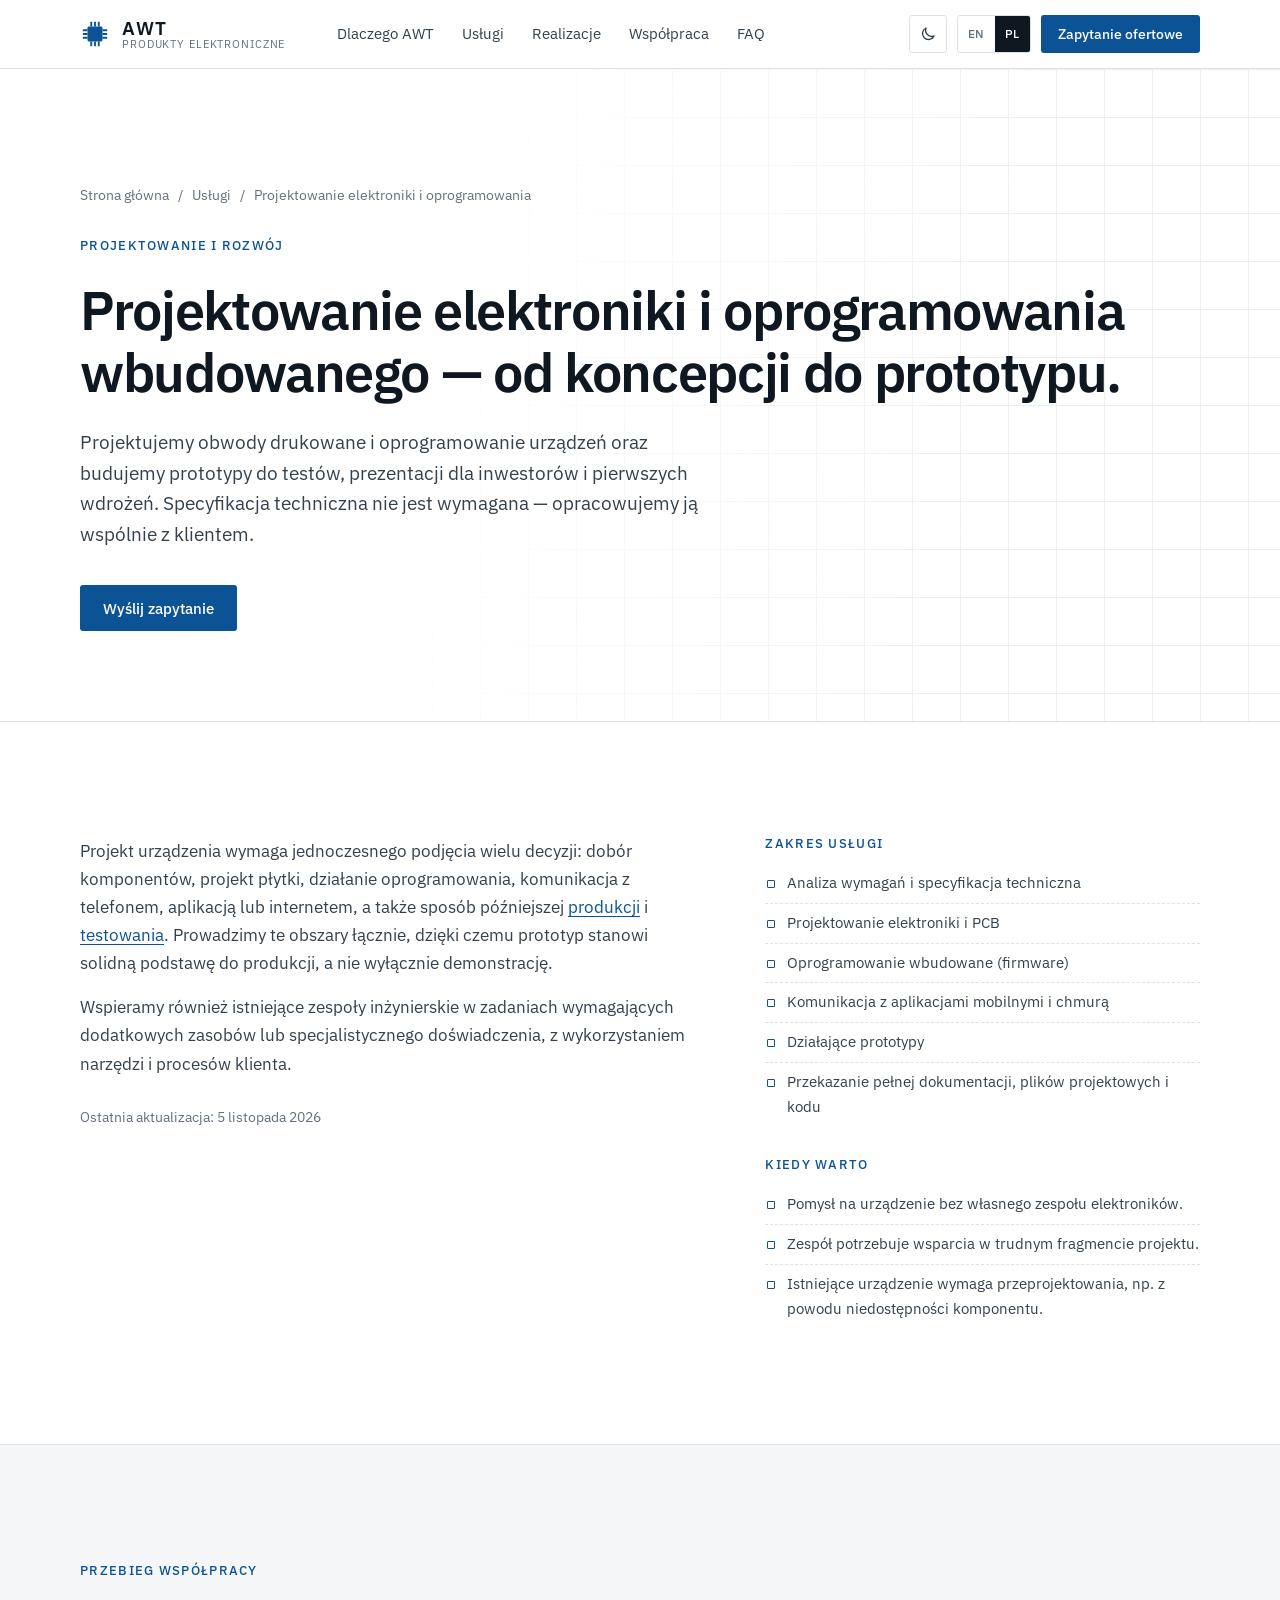
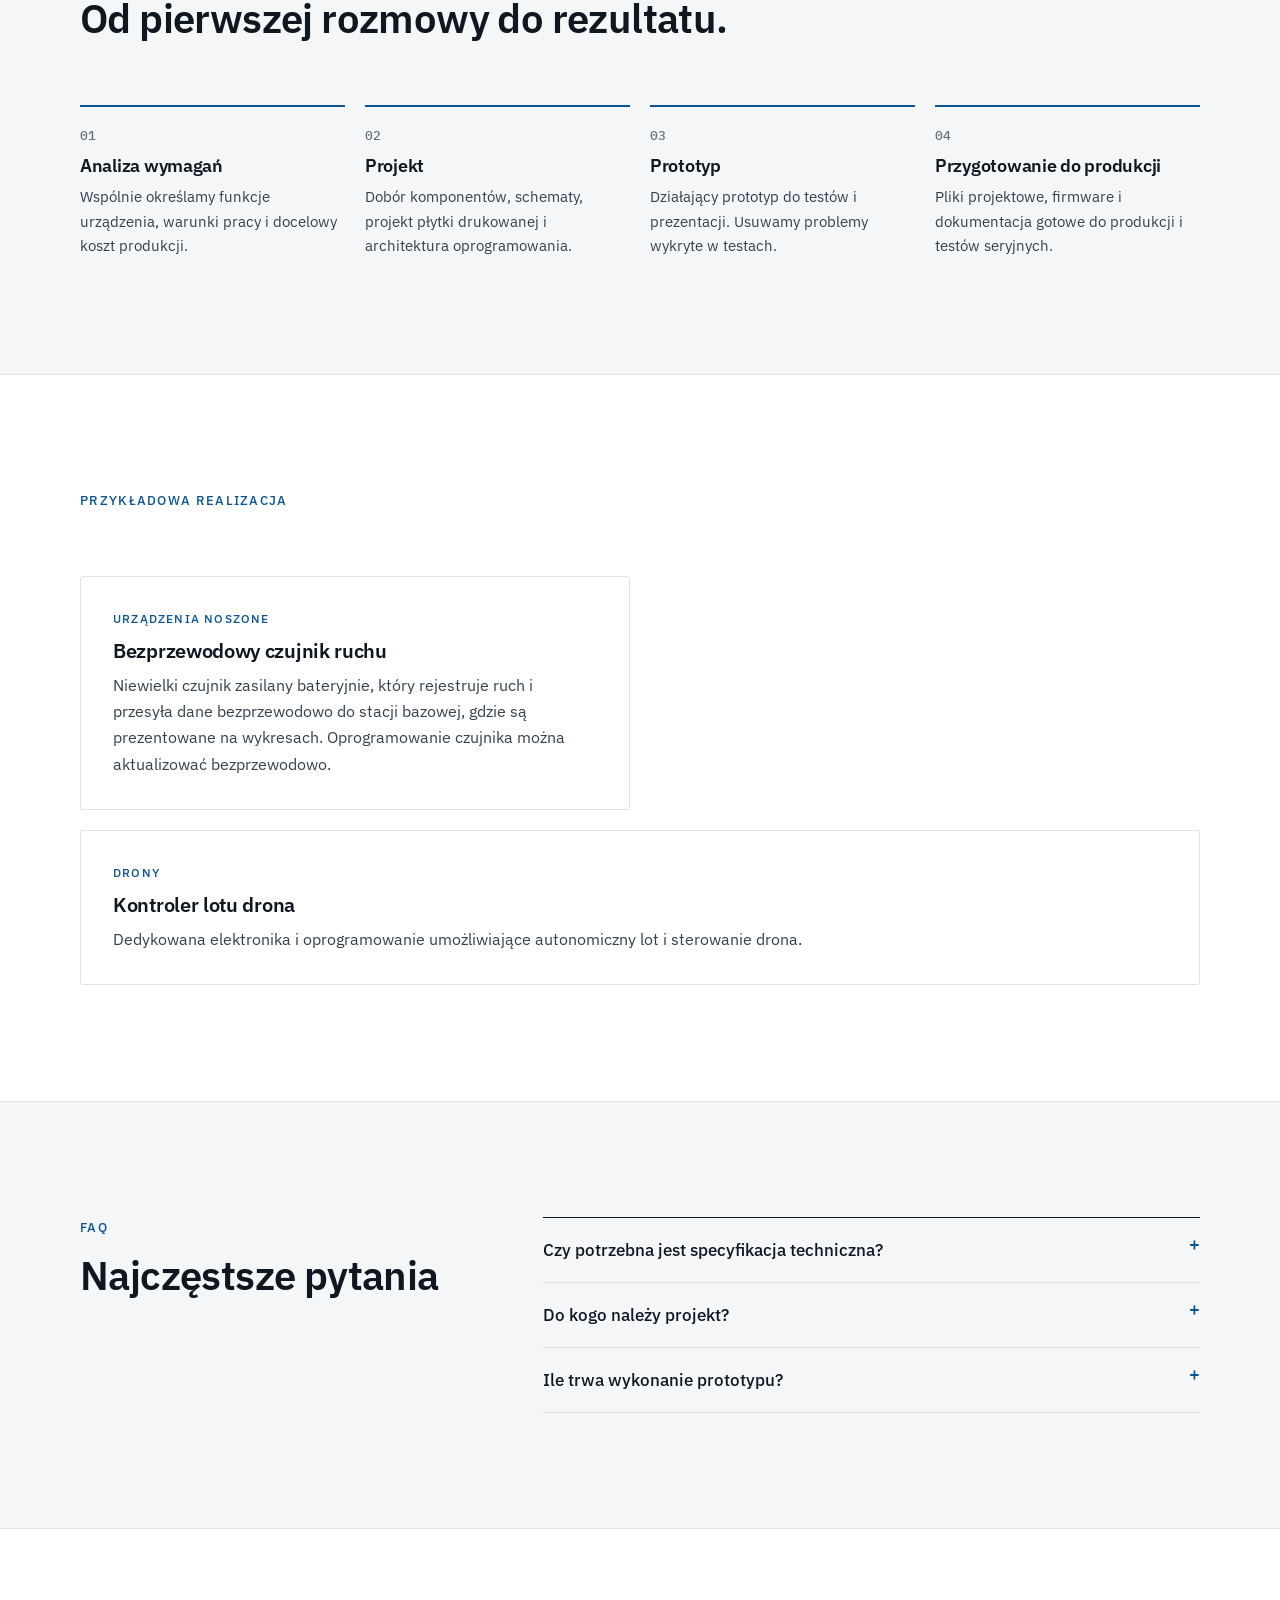
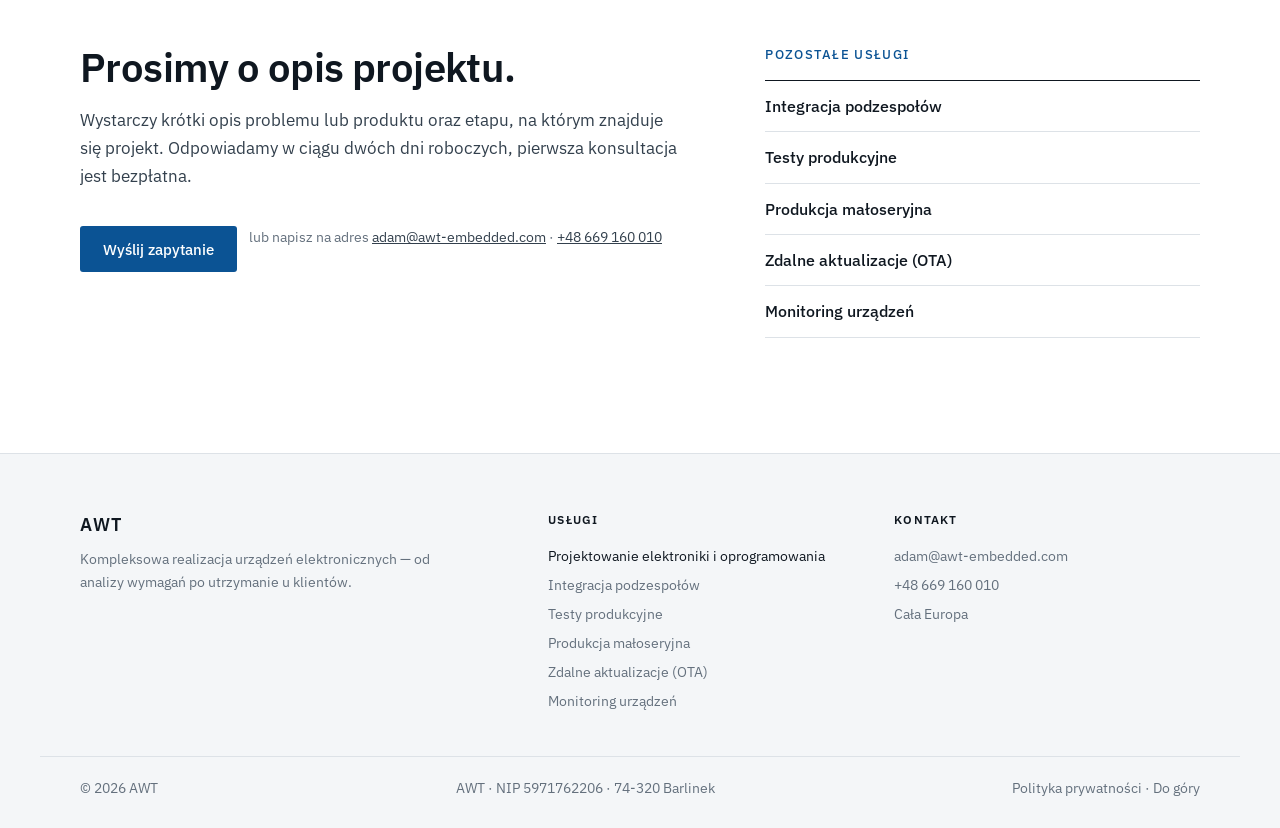
<file: pl/uslugi/projektowanie-elektroniki/index.html>
<!doctype html>
<!-- Generated by tools/build_services.py from content/services.json. Do not edit. -->
<html lang="pl">
<head>
  <meta charset="utf-8">
  <meta name="viewport" content="width=device-width, initial-scale=1">
  <title>Projektowanie elektroniki i oprogramowania wbudowanego, prototypy — AWT</title>
  <meta name="description" content="Projektowanie elektroniki i oprogramowania urządzeń wbudowanych od koncepcji do działającego prototypu: projekt PCB, firmware, komunikacja z aplikacjami i chmurą. Pełne prawa do projektu po stronie klienta.">
  <meta name="color-scheme" content="light dark">
  <script>
    // set theme before first paint
    try { var t = localStorage.getItem("awt-theme"); } catch (e) {}
    document.documentElement.dataset.theme = t === "dark" ? "dark" : "light";
  </script>
  <link rel="icon" href="../../../favicon.svg" type="image/svg+xml">
  <link rel="preload" href="../../../fonts/ibm-plex-sans-latin.woff2" as="font" type="font/woff2" crossorigin>
  <link rel="canonical" href="https://www.awt-embedded.com/pl/uslugi/projektowanie-elektroniki/">
  <link rel="alternate" hreflang="en" href="https://www.awt-embedded.com/services/electronics-design/">
  <link rel="alternate" hreflang="pl" href="https://www.awt-embedded.com/pl/uslugi/projektowanie-elektroniki/">
  <link rel="alternate" hreflang="x-default" href="https://www.awt-embedded.com/services/electronics-design/">
  <meta property="og:type" content="website">
  <meta property="og:site_name" content="AWT">
  <meta property="og:title" content="Projektowanie elektroniki i oprogramowania wbudowanego, prototypy — AWT">
  <meta property="og:description" content="Projektowanie elektroniki i oprogramowania urządzeń wbudowanych od koncepcji do działającego prototypu: projekt PCB, firmware, komunikacja z aplikacjami i chmurą. Pełne prawa do projektu po stronie klienta.">
  <meta property="og:url" content="https://www.awt-embedded.com/pl/uslugi/projektowanie-elektroniki/">
  <meta property="og:image" content="https://www.awt-embedded.com/og-image.png">
  <meta property="og:image:width" content="1200">
  <meta property="og:image:height" content="630">
  <meta property="og:locale" content="pl_PL">
  <meta name="twitter:card" content="summary_large_image">
  <script type="application/ld+json">
[
  {
    "@context": "https://schema.org",
    "@type": "Service",
    "name": "Projektowanie elektroniki i oprogramowania",
    "description": "Projektowanie elektroniki i oprogramowania urządzeń wbudowanych od koncepcji do działającego prototypu: projekt PCB, firmware, komunikacja z aplikacjami i chmurą. Pełne prawa do projektu po stronie klienta.",
    "url": "https://www.awt-embedded.com/pl/uslugi/projektowanie-elektroniki/",
    "serviceType": "Projektowanie elektroniki i oprogramowania",
    "areaServed": "Europe",
    "provider": {
      "@type": "ProfessionalService",
      "name": "AWT",
      "url": "https://www.awt-embedded.com/",
      "telephone": "+48669160010",
      "email": "adam@awt-embedded.com",
      "address": {
        "@type": "PostalAddress",
        "postalCode": "74-320",
        "addressLocality": "Barlinek",
        "addressCountry": "PL"
      }
    }
  },
  {
    "@context": "https://schema.org",
    "@type": "BreadcrumbList",
    "itemListElement": [
      {
        "@type": "ListItem",
        "position": 1,
        "name": "Strona główna",
        "item": "https://www.awt-embedded.com/pl/"
      },
      {
        "@type": "ListItem",
        "position": 2,
        "name": "Usługi",
        "item": "https://www.awt-embedded.com/pl/#services"
      },
      {
        "@type": "ListItem",
        "position": 3,
        "name": "Projektowanie elektroniki i oprogramowania",
        "item": "https://www.awt-embedded.com/pl/uslugi/projektowanie-elektroniki/"
      }
    ]
  }
]
  </script>
  <link rel="stylesheet" href="../../../styles.css">
</head>
<body>
  <a class="skip" href="#main">Przejdź do treści</a>

  <header class="topbar">
    <div class="wrap topbar__inner">
      <a class="brand" href="../../../pl/" aria-label="AWT — home">
        <svg class="brand__logo" viewBox="0 0 32 32" aria-hidden="true">
          <rect x="8" y="8" width="16" height="16" rx="1.5"/>
          <path d="M12 3v5M16 3v5M20 3v5M12 24v5M16 24v5M20 24v5M3 12h5M3 16h5M3 20h5M24 12h5M24 16h5M24 20h5"/>
        </svg>
        <span class="brand__text">
          <span class="brand__name">AWT</span>
          <span class="brand__sub">Produkty elektroniczne</span>
        </span>
      </a>
      <nav class="nav" aria-label="Main">
        <a href="../../../pl/#why">Dlaczego AWT</a>
        <a href="../../../pl/#services">Usługi</a>
        <a href="../../../pl/#projects">Realizacje</a>
        <a href="../../../pl/#process">Współpraca</a>
        <a href="../../../pl/#faq">FAQ</a>
      </nav>
      <div class="topbar__tools">
        <button class="iconbtn" type="button" id="theme-toggle" aria-label="Toggle dark mode">
          <svg class="i-moon" viewBox="0 0 24 24" aria-hidden="true"><path d="M20 14.5A8 8 0 0 1 9.5 4a8 8 0 1 0 10.5 10.5z"/></svg>
          <svg class="i-sun" viewBox="0 0 24 24" aria-hidden="true"><circle cx="12" cy="12" r="4"/><path d="M12 2v2M12 20v2M2 12h2M20 12h2M4.9 4.9l1.4 1.4M17.7 17.7l1.4 1.4M4.9 19.1l1.4-1.4M17.7 6.3l1.4-1.4"/></svg>
        </button>
        <div class="lang" role="group" aria-label="Language">
          <a href="../../../services/electronics-design/" data-lang="en" hreflang="en" lang="en">EN</a>
          <a href="./" data-lang="pl" hreflang="pl" lang="pl" aria-current="page">PL</a>
        </div>
        <a class="btn btn--primary btn--sm" href="../../../pl/#contact">Zapytanie ofertowe</a>
      </div>
    </div>
  </header>

  <main id="main">
    <section class="hero hero--page" id="top">
      <div class="wrap">
        <nav class="crumbs" aria-label="Breadcrumb">
          <a href="../../../pl/">Strona główna</a> <span aria-hidden="true">/</span>
          <a href="../../../pl/#services">Usługi</a> <span aria-hidden="true">/</span>
          <span aria-current="page">Projektowanie elektroniki i oprogramowania</span>
        </nav>
        <p class="kicker">Projektowanie i rozwój</p>
        <h1>Projektowanie elektroniki i oprogramowania wbudowanego — od koncepcji do prototypu.</h1>
        <p class="lede">Projektujemy obwody drukowane i oprogramowanie urządzeń oraz budujemy prototypy do testów, prezentacji dla inwestorów i pierwszych wdrożeń. Specyfikacja techniczna nie jest wymagana — opracowujemy ją wspólnie z klientem.</p>
        <div class="hero__actions">
          <a class="btn btn--primary" href="../../../pl/#contact">Wyślij zapytanie</a>
        </div>
      </div>
    </section>

    <section class="section">
      <div class="wrap detail">
        <div class="detail__body">
          <p>Projekt urządzenia wymaga jednoczesnego podjęcia wielu decyzji: dobór komponentów, projekt płytki, działanie oprogramowania, komunikacja z telefonem, aplikacją lub internetem, a także sposób późniejszej <a href="../../../pl/uslugi/produkcja-elektroniki/">produkcji</a> i <a href="../../../pl/uslugi/testowanie-elektroniki/">testowania</a>. Prowadzimy te obszary łącznie, dzięki czemu prototyp stanowi solidną podstawę do produkcji, a nie wyłącznie demonstrację.</p>
          <p>Wspieramy również istniejące zespoły inżynierskie w zadaniach wymagających dodatkowych zasobów lub specjalistycznego doświadczenia, z wykorzystaniem narzędzi i procesów klienta.</p>
          <p class="updated">Ostatnia aktualizacja: <time datetime="2026-11-05">5 listopada 2026</time></p>
        </div>
        <aside class="detail__side">
          <h2 class="detail__h">Zakres usługi</h2>
          <ul class="deliv">
              <li>Analiza wymagań i specyfikacja techniczna</li>
              <li>Projektowanie elektroniki i PCB</li>
              <li>Oprogramowanie wbudowane (firmware)</li>
              <li>Komunikacja z aplikacjami mobilnymi i chmurą</li>
              <li>Działające prototypy</li>
              <li>Przekazanie pełnej dokumentacji, plików projektowych i kodu</li>
          </ul>
          <h2 class="detail__h">Kiedy warto</h2>
          <ul class="deliv">
              <li>Pomysł na urządzenie bez własnego zespołu elektroników.</li>
              <li>Zespół potrzebuje wsparcia w trudnym fragmencie projektu.</li>
              <li>Istniejące urządzenie wymaga przeprojektowania, np. z powodu niedostępności komponentu.</li>
          </ul>
        </aside>
      </div>
    </section>

    <section class="section section--alt">
      <div class="wrap">
        <header class="section__head">
          <p class="eyebrow">Przebieg współpracy</p>
          <h2>Od pierwszej rozmowy do rezultatu.</h2>
        </header>
        <ol class="steps">
          <li><h3>Analiza wymagań</h3><p>Wspólnie określamy funkcje urządzenia, warunki pracy i docelowy koszt produkcji.</p></li>
          <li><h3>Projekt</h3><p>Dobór komponentów, schematy, projekt płytki drukowanej i architektura oprogramowania.</p></li>
          <li><h3>Prototyp</h3><p>Działający prototyp do testów i prezentacji. Usuwamy problemy wykryte w testach.</p></li>
          <li><h3>Przygotowanie do produkcji</h3><p>Pliki projektowe, firmware i dokumentacja gotowe do produkcji i testów seryjnych.</p></li>
        </ol>
      </div>
    </section>

    <section class="section">
      <div class="wrap">
        <header class="section__head">
          <p class="eyebrow">Przykładowa realizacja</p>
        </header>
        <div class="cases">
          <article class="case">
            <p class="case__sector">Urządzenia noszone</p>
            <h3>Bezprzewodowy czujnik ruchu</h3>
            <p>Niewielki czujnik zasilany bateryjnie, który rejestruje ruch i przesyła dane bezprzewodowo do stacji bazowej, gdzie są prezentowane na wykresach. Oprogramowanie czujnika można aktualizować bezprzewodowo.</p>
          </article>
          <article class="case">
            <p class="case__sector">Drony</p>
            <h3>Kontroler lotu drona</h3>
            <p>Dedykowana elektronika i oprogramowanie umożliwiające autonomiczny lot i sterowanie drona.</p>
          </article>
        </div>
      </div>
    </section>

    <section class="section section--alt">
      <div class="wrap faq">
        <header class="section__head section__head--side">
          <p class="eyebrow">FAQ</p>
          <h2>Najczęstsze pytania</h2>
        </header>
        <div class="faq__list">
          <details><summary>Czy potrzebna jest specyfikacja techniczna?</summary><p>Nie. Wystarczy szkic lub krótki opis. Przed rozpoczęciem prac opracowujemy wymagania i plan projektu.</p></details>
          <details><summary>Do kogo należy projekt?</summary><p>Do klienta. Przekazujemy wszystkie schematy, pliki płytek drukowanych, kod źródłowy i dokumentację.</p></details>
          <details><summary>Ile trwa wykonanie prototypu?</summary><p>Zależy od złożoności urządzenia. Po pierwszej rozmowie klient otrzymuje pisemną ofertę z etapami, terminami i ceną każdego etapu.</p></details>
        </div>
      </div>
    </section>

    <section class="section">
      <div class="wrap cta">
        <div>
          <h2>Prosimy o opis projektu.</h2>
          <p class="section__intro">Wystarczy krótki opis problemu lub produktu oraz etapu, na którym znajduje się projekt. Odpowiadamy w ciągu dwóch dni roboczych, pierwsza konsultacja jest bezpłatna.</p>
          <div class="hero__actions">
            <a class="btn btn--primary" href="../../../pl/#contact">Wyślij zapytanie</a>
            <span class="cta__alt">lub napisz na adres <a href="mailto:adam@awt-embedded.com">adam@awt-embedded.com</a> · <a href="tel:+48669160010">+48 669 160 010</a></span>
          </div>
        </div>
        <nav class="related" aria-label="Pozostałe usługi">
          <p class="eyebrow">Pozostałe usługi</p>
          <ul>
          <li><a href="../../../pl/uslugi/integracja-podzespolow/">Integracja podzespołów</a></li>
          <li><a href="../../../pl/uslugi/testowanie-elektroniki/">Testy produkcyjne</a></li>
          <li><a href="../../../pl/uslugi/produkcja-elektroniki/">Produkcja małoseryjna</a></li>
          <li><a href="../../../pl/uslugi/aktualizacje-ota/">Zdalne aktualizacje (OTA)</a></li>
          <li><a href="../../../pl/uslugi/monitoring-urzadzen/">Monitoring urządzeń</a></li>
          </ul>
        </nav>
      </div>
    </section>
  </main>

  <footer class="footer">
    <div class="wrap footer__grid">
      <div class="footer__brand">
        <p class="footer__name">AWT</p>
        <p>Kompleksowa realizacja urządzeń elektronicznych — od analizy wymagań po utrzymanie u klientów.</p>
      </div>
      <div>
        <p class="footer__h">Usługi</p>
        <ul>
          <li><a href="../../../pl/uslugi/projektowanie-elektroniki/" aria-current="page">Projektowanie elektroniki i oprogramowania</a></li>
          <li><a href="../../../pl/uslugi/integracja-podzespolow/">Integracja podzespołów</a></li>
          <li><a href="../../../pl/uslugi/testowanie-elektroniki/">Testy produkcyjne</a></li>
          <li><a href="../../../pl/uslugi/produkcja-elektroniki/">Produkcja małoseryjna</a></li>
          <li><a href="../../../pl/uslugi/aktualizacje-ota/">Zdalne aktualizacje (OTA)</a></li>
          <li><a href="../../../pl/uslugi/monitoring-urzadzen/">Monitoring urządzeń</a></li>
        </ul>
      </div>
      <div>
        <p class="footer__h">Kontakt</p>
        <ul>
          <li><a href="mailto:adam@awt-embedded.com">adam@awt-embedded.com</a></li>
          <li><a href="tel:+48669160010">+48 669 160 010</a></li>
          <li>Cała Europa</li>
        </ul>
      </div>
    </div>
    <div class="wrap footer__base">
      <span>© <span id="year">2026</span> AWT</span>
      <span class="footer__legal">AWT · NIP 5971762206 · 74-320 Barlinek</span>
      <span class="footer__links"><a href="../../../privacy.html">Polityka prywatności</a> · <a href="#top">Do góry</a></span>
    </div>
  </footer>

  <script src="../../../main.js"></script>
</body>
</html>
</file>
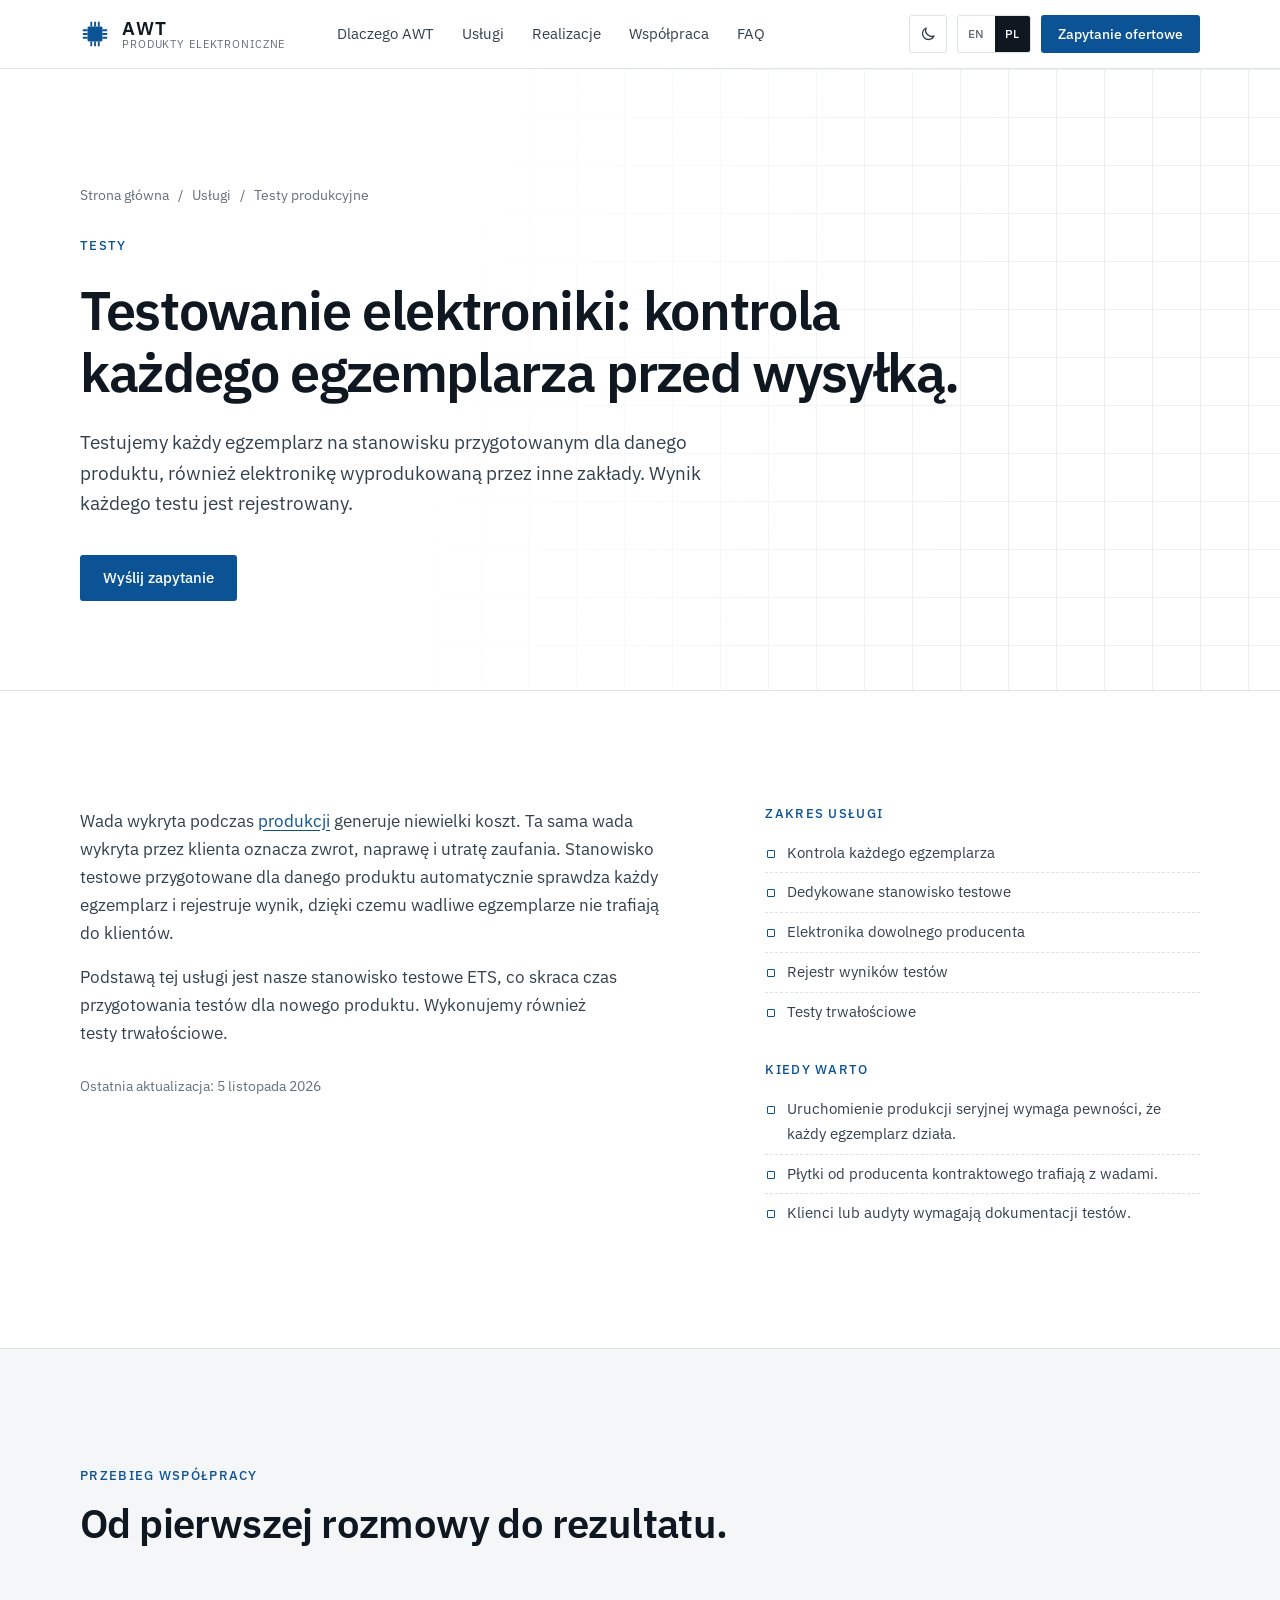
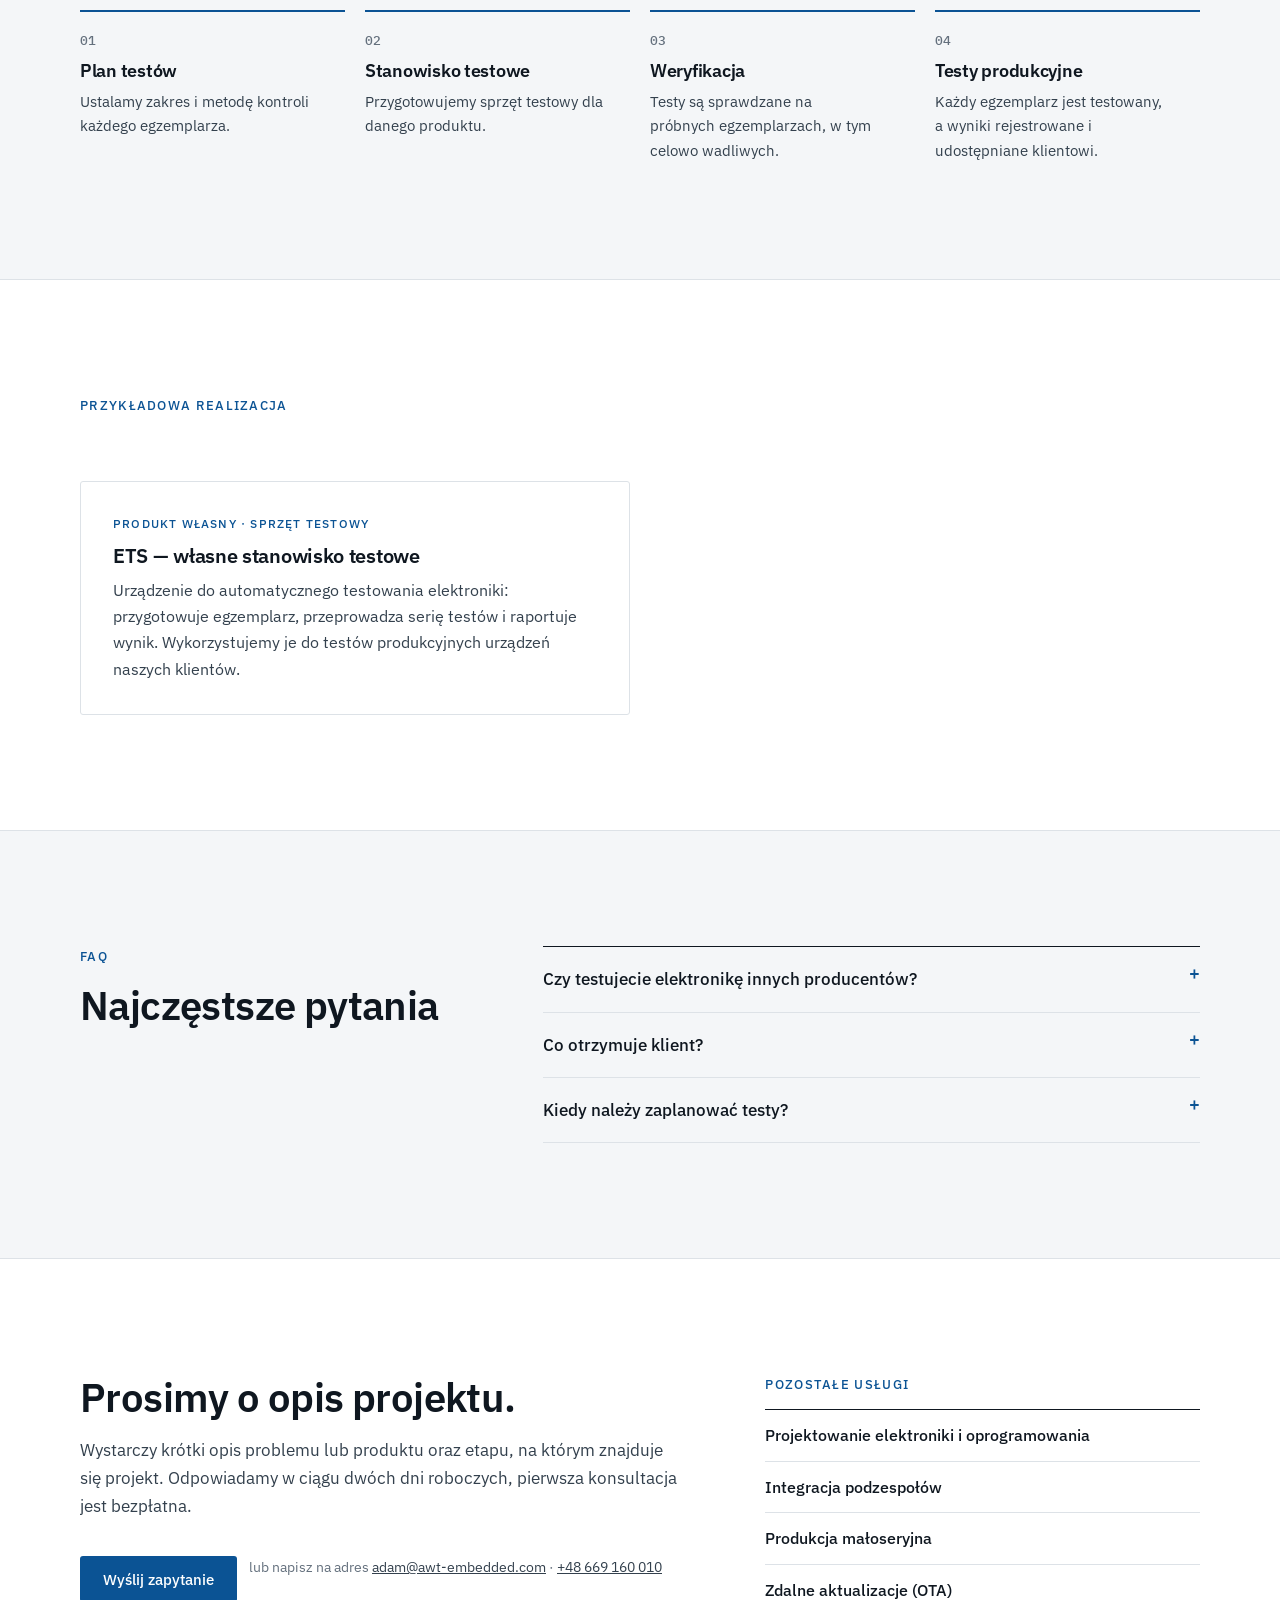
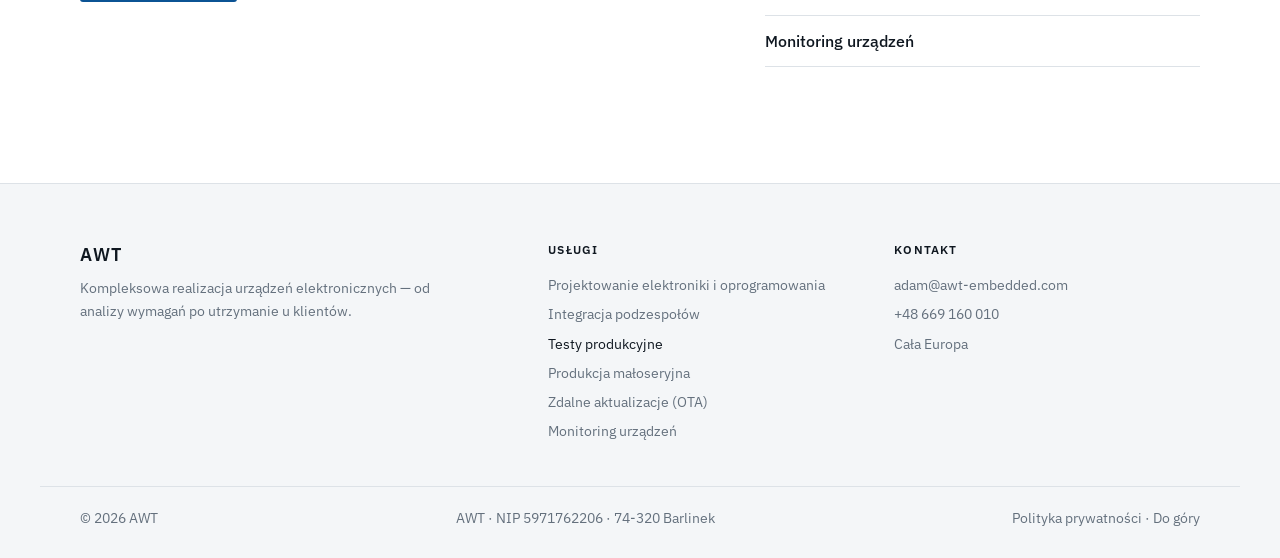
<file: pl/uslugi/testowanie-elektroniki/index.html>
<!doctype html>
<!-- Generated by tools/build_services.py from content/services.json. Do not edit. -->
<html lang="pl">
<head>
  <meta charset="utf-8">
  <meta name="viewport" content="width=device-width, initial-scale=1">
  <title>Testowanie elektroniki i stanowiska testowe — AWT</title>
  <meta name="description" content="Testy produkcyjne elektroniki: stanowiska testowe przygotowane dla danego produktu, kontrola każdego egzemplarza i rejestr wyników. Również dla elektroniki innych producentów.">
  <meta name="color-scheme" content="light dark">
  <script>
    // set theme before first paint
    try { var t = localStorage.getItem("awt-theme"); } catch (e) {}
    document.documentElement.dataset.theme = t === "dark" ? "dark" : "light";
  </script>
  <link rel="icon" href="../../../favicon.svg" type="image/svg+xml">
  <link rel="preload" href="../../../fonts/ibm-plex-sans-latin.woff2" as="font" type="font/woff2" crossorigin>
  <link rel="canonical" href="https://www.awt-embedded.com/pl/uslugi/testowanie-elektroniki/">
  <link rel="alternate" hreflang="en" href="https://www.awt-embedded.com/services/production-testing/">
  <link rel="alternate" hreflang="pl" href="https://www.awt-embedded.com/pl/uslugi/testowanie-elektroniki/">
  <link rel="alternate" hreflang="x-default" href="https://www.awt-embedded.com/services/production-testing/">
  <meta property="og:type" content="website">
  <meta property="og:site_name" content="AWT">
  <meta property="og:title" content="Testowanie elektroniki i stanowiska testowe — AWT">
  <meta property="og:description" content="Testy produkcyjne elektroniki: stanowiska testowe przygotowane dla danego produktu, kontrola każdego egzemplarza i rejestr wyników. Również dla elektroniki innych producentów.">
  <meta property="og:url" content="https://www.awt-embedded.com/pl/uslugi/testowanie-elektroniki/">
  <meta property="og:image" content="https://www.awt-embedded.com/og-image.png">
  <meta property="og:image:width" content="1200">
  <meta property="og:image:height" content="630">
  <meta property="og:locale" content="pl_PL">
  <meta name="twitter:card" content="summary_large_image">
  <script type="application/ld+json">
[
  {
    "@context": "https://schema.org",
    "@type": "Service",
    "name": "Testy produkcyjne",
    "description": "Testy produkcyjne elektroniki: stanowiska testowe przygotowane dla danego produktu, kontrola każdego egzemplarza i rejestr wyników. Również dla elektroniki innych producentów.",
    "url": "https://www.awt-embedded.com/pl/uslugi/testowanie-elektroniki/",
    "serviceType": "Testy produkcyjne",
    "areaServed": "Europe",
    "provider": {
      "@type": "ProfessionalService",
      "name": "AWT",
      "url": "https://www.awt-embedded.com/",
      "telephone": "+48669160010",
      "email": "adam@awt-embedded.com",
      "address": {
        "@type": "PostalAddress",
        "postalCode": "74-320",
        "addressLocality": "Barlinek",
        "addressCountry": "PL"
      }
    }
  },
  {
    "@context": "https://schema.org",
    "@type": "BreadcrumbList",
    "itemListElement": [
      {
        "@type": "ListItem",
        "position": 1,
        "name": "Strona główna",
        "item": "https://www.awt-embedded.com/pl/"
      },
      {
        "@type": "ListItem",
        "position": 2,
        "name": "Usługi",
        "item": "https://www.awt-embedded.com/pl/#services"
      },
      {
        "@type": "ListItem",
        "position": 3,
        "name": "Testy produkcyjne",
        "item": "https://www.awt-embedded.com/pl/uslugi/testowanie-elektroniki/"
      }
    ]
  }
]
  </script>
  <link rel="stylesheet" href="../../../styles.css">
</head>
<body>
  <a class="skip" href="#main">Przejdź do treści</a>

  <header class="topbar">
    <div class="wrap topbar__inner">
      <a class="brand" href="../../../pl/" aria-label="AWT — home">
        <svg class="brand__logo" viewBox="0 0 32 32" aria-hidden="true">
          <rect x="8" y="8" width="16" height="16" rx="1.5"/>
          <path d="M12 3v5M16 3v5M20 3v5M12 24v5M16 24v5M20 24v5M3 12h5M3 16h5M3 20h5M24 12h5M24 16h5M24 20h5"/>
        </svg>
        <span class="brand__text">
          <span class="brand__name">AWT</span>
          <span class="brand__sub">Produkty elektroniczne</span>
        </span>
      </a>
      <nav class="nav" aria-label="Main">
        <a href="../../../pl/#why">Dlaczego AWT</a>
        <a href="../../../pl/#services">Usługi</a>
        <a href="../../../pl/#projects">Realizacje</a>
        <a href="../../../pl/#process">Współpraca</a>
        <a href="../../../pl/#faq">FAQ</a>
      </nav>
      <div class="topbar__tools">
        <button class="iconbtn" type="button" id="theme-toggle" aria-label="Toggle dark mode">
          <svg class="i-moon" viewBox="0 0 24 24" aria-hidden="true"><path d="M20 14.5A8 8 0 0 1 9.5 4a8 8 0 1 0 10.5 10.5z"/></svg>
          <svg class="i-sun" viewBox="0 0 24 24" aria-hidden="true"><circle cx="12" cy="12" r="4"/><path d="M12 2v2M12 20v2M2 12h2M20 12h2M4.9 4.9l1.4 1.4M17.7 17.7l1.4 1.4M4.9 19.1l1.4-1.4M17.7 6.3l1.4-1.4"/></svg>
        </button>
        <div class="lang" role="group" aria-label="Language">
          <a href="../../../services/production-testing/" data-lang="en" hreflang="en" lang="en">EN</a>
          <a href="./" data-lang="pl" hreflang="pl" lang="pl" aria-current="page">PL</a>
        </div>
        <a class="btn btn--primary btn--sm" href="../../../pl/#contact">Zapytanie ofertowe</a>
      </div>
    </div>
  </header>

  <main id="main">
    <section class="hero hero--page" id="top">
      <div class="wrap">
        <nav class="crumbs" aria-label="Breadcrumb">
          <a href="../../../pl/">Strona główna</a> <span aria-hidden="true">/</span>
          <a href="../../../pl/#services">Usługi</a> <span aria-hidden="true">/</span>
          <span aria-current="page">Testy produkcyjne</span>
        </nav>
        <p class="kicker">Testy</p>
        <h1>Testowanie elektroniki: kontrola każdego egzemplarza przed wysyłką.</h1>
        <p class="lede">Testujemy każdy egzemplarz na stanowisku przygotowanym dla danego produktu, również elektronikę wyprodukowaną przez inne zakłady. Wynik każdego testu jest rejestrowany.</p>
        <div class="hero__actions">
          <a class="btn btn--primary" href="../../../pl/#contact">Wyślij zapytanie</a>
        </div>
      </div>
    </section>

    <section class="section">
      <div class="wrap detail">
        <div class="detail__body">
          <p>Wada wykryta podczas <a href="../../../pl/uslugi/produkcja-elektroniki/">produkcji</a> generuje niewielki koszt. Ta sama wada wykryta przez klienta oznacza zwrot, naprawę i utratę zaufania. Stanowisko testowe przygotowane dla danego produktu automatycznie sprawdza każdy egzemplarz i rejestruje wynik, dzięki czemu wadliwe egzemplarze nie trafiają do klientów.</p>
          <p>Podstawą tej usługi jest nasze stanowisko testowe ETS, co skraca czas przygotowania testów dla nowego produktu. Wykonujemy również testy trwałościowe.</p>
          <p class="updated">Ostatnia aktualizacja: <time datetime="2026-11-05">5 listopada 2026</time></p>
        </div>
        <aside class="detail__side">
          <h2 class="detail__h">Zakres usługi</h2>
          <ul class="deliv">
              <li>Kontrola każdego egzemplarza</li>
              <li>Dedykowane stanowisko testowe</li>
              <li>Elektronika dowolnego producenta</li>
              <li>Rejestr wyników testów</li>
              <li>Testy trwałościowe</li>
          </ul>
          <h2 class="detail__h">Kiedy warto</h2>
          <ul class="deliv">
              <li>Uruchomienie produkcji seryjnej wymaga pewności, że każdy egzemplarz działa.</li>
              <li>Płytki od producenta kontraktowego trafiają z wadami.</li>
              <li>Klienci lub audyty wymagają dokumentacji testów.</li>
          </ul>
        </aside>
      </div>
    </section>

    <section class="section section--alt">
      <div class="wrap">
        <header class="section__head">
          <p class="eyebrow">Przebieg współpracy</p>
          <h2>Od pierwszej rozmowy do rezultatu.</h2>
        </header>
        <ol class="steps">
          <li><h3>Plan testów</h3><p>Ustalamy zakres i metodę kontroli każdego egzemplarza.</p></li>
          <li><h3>Stanowisko testowe</h3><p>Przygotowujemy sprzęt testowy dla danego produktu.</p></li>
          <li><h3>Weryfikacja</h3><p>Testy są sprawdzane na próbnych egzemplarzach, w tym celowo wadliwych.</p></li>
          <li><h3>Testy produkcyjne</h3><p>Każdy egzemplarz jest testowany, a wyniki rejestrowane i udostępniane klientowi.</p></li>
        </ol>
      </div>
    </section>

    <section class="section">
      <div class="wrap">
        <header class="section__head">
          <p class="eyebrow">Przykładowa realizacja</p>
        </header>
        <div class="cases">
          <article class="case">
            <p class="case__sector">Produkt własny · Sprzęt testowy</p>
            <h3>ETS — własne stanowisko testowe</h3>
            <p>Urządzenie do automatycznego testowania elektroniki: przygotowuje egzemplarz, przeprowadza serię testów i raportuje wynik. Wykorzystujemy je do testów produkcyjnych urządzeń naszych klientów.</p>
          </article>
        </div>
      </div>
    </section>

    <section class="section section--alt">
      <div class="wrap faq">
        <header class="section__head section__head--side">
          <p class="eyebrow">FAQ</p>
          <h2>Najczęstsze pytania</h2>
        </header>
        <div class="faq__list">
          <details><summary>Czy testujecie elektronikę innych producentów?</summary><p>Tak. Testujemy płytki i urządzenia wyprodukowane przez dowolny zakład.</p></details>
          <details><summary>Co otrzymuje klient?</summary><p>Zarejestrowany wynik testu dla każdego egzemplarza, co pozwala dokładnie określić stan wysyłanych urządzeń i odtworzyć przyczyny problemów.</p></details>
          <details><summary>Kiedy należy zaplanować testy?</summary><p>Najlepiej na etapie projektu, aby płytka miała punkty testowe, a oprogramowanie obsługiwało tryb testowy. Testy można także wprowadzić dla istniejącego produktu.</p></details>
        </div>
      </div>
    </section>

    <section class="section">
      <div class="wrap cta">
        <div>
          <h2>Prosimy o opis projektu.</h2>
          <p class="section__intro">Wystarczy krótki opis problemu lub produktu oraz etapu, na którym znajduje się projekt. Odpowiadamy w ciągu dwóch dni roboczych, pierwsza konsultacja jest bezpłatna.</p>
          <div class="hero__actions">
            <a class="btn btn--primary" href="../../../pl/#contact">Wyślij zapytanie</a>
            <span class="cta__alt">lub napisz na adres <a href="mailto:adam@awt-embedded.com">adam@awt-embedded.com</a> · <a href="tel:+48669160010">+48 669 160 010</a></span>
          </div>
        </div>
        <nav class="related" aria-label="Pozostałe usługi">
          <p class="eyebrow">Pozostałe usługi</p>
          <ul>
          <li><a href="../../../pl/uslugi/projektowanie-elektroniki/">Projektowanie elektroniki i oprogramowania</a></li>
          <li><a href="../../../pl/uslugi/integracja-podzespolow/">Integracja podzespołów</a></li>
          <li><a href="../../../pl/uslugi/produkcja-elektroniki/">Produkcja małoseryjna</a></li>
          <li><a href="../../../pl/uslugi/aktualizacje-ota/">Zdalne aktualizacje (OTA)</a></li>
          <li><a href="../../../pl/uslugi/monitoring-urzadzen/">Monitoring urządzeń</a></li>
          </ul>
        </nav>
      </div>
    </section>
  </main>

  <footer class="footer">
    <div class="wrap footer__grid">
      <div class="footer__brand">
        <p class="footer__name">AWT</p>
        <p>Kompleksowa realizacja urządzeń elektronicznych — od analizy wymagań po utrzymanie u klientów.</p>
      </div>
      <div>
        <p class="footer__h">Usługi</p>
        <ul>
          <li><a href="../../../pl/uslugi/projektowanie-elektroniki/">Projektowanie elektroniki i oprogramowania</a></li>
          <li><a href="../../../pl/uslugi/integracja-podzespolow/">Integracja podzespołów</a></li>
          <li><a href="../../../pl/uslugi/testowanie-elektroniki/" aria-current="page">Testy produkcyjne</a></li>
          <li><a href="../../../pl/uslugi/produkcja-elektroniki/">Produkcja małoseryjna</a></li>
          <li><a href="../../../pl/uslugi/aktualizacje-ota/">Zdalne aktualizacje (OTA)</a></li>
          <li><a href="../../../pl/uslugi/monitoring-urzadzen/">Monitoring urządzeń</a></li>
        </ul>
      </div>
      <div>
        <p class="footer__h">Kontakt</p>
        <ul>
          <li><a href="mailto:adam@awt-embedded.com">adam@awt-embedded.com</a></li>
          <li><a href="tel:+48669160010">+48 669 160 010</a></li>
          <li>Cała Europa</li>
        </ul>
      </div>
    </div>
    <div class="wrap footer__base">
      <span>© <span id="year">2026</span> AWT</span>
      <span class="footer__legal">AWT · NIP 5971762206 · 74-320 Barlinek</span>
      <span class="footer__links"><a href="../../../privacy.html">Polityka prywatności</a> · <a href="#top">Do góry</a></span>
    </div>
  </footer>

  <script src="../../../main.js"></script>
</body>
</html>
</file>
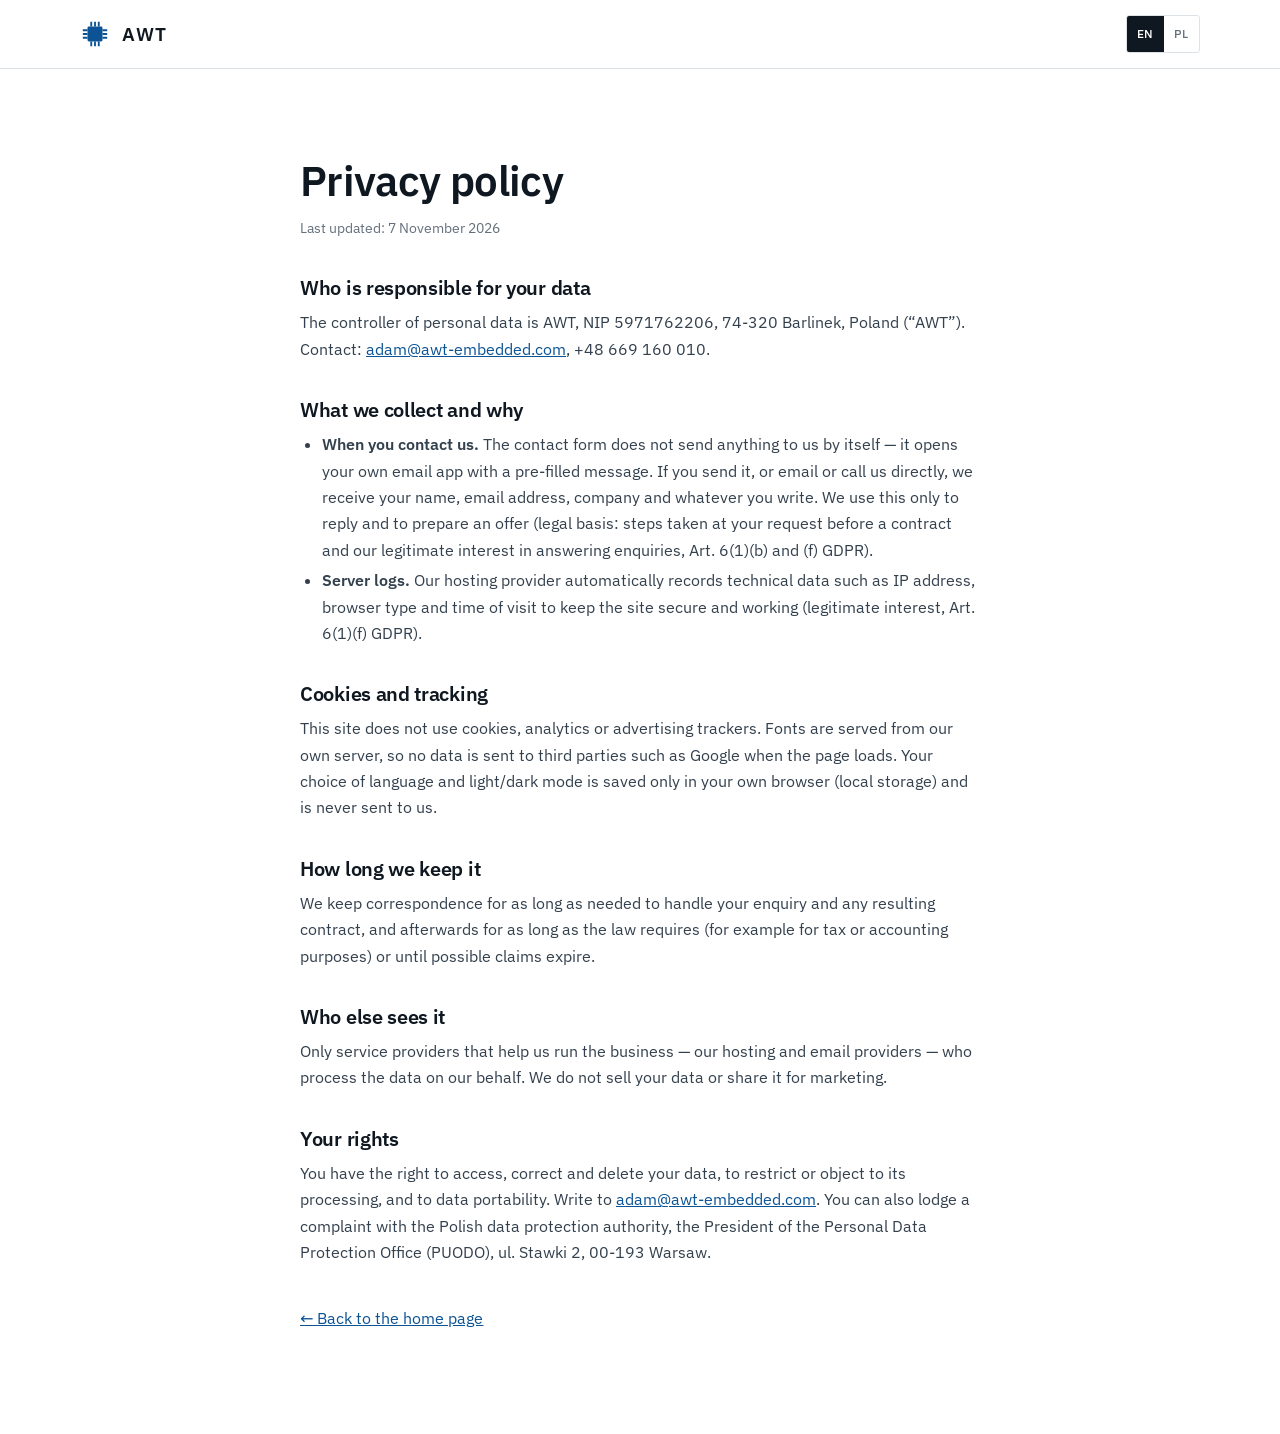
<file: privacy.html>
<!doctype html>
<html lang="en">
<head>
  <meta charset="utf-8">
  <meta name="viewport" content="width=device-width, initial-scale=1">
  <title>Privacy policy — AWT</title>
  <meta name="description" content="How AWT handles personal data on this website.">
  <meta name="color-scheme" content="light dark">
  <link rel="canonical" href="https://www.awt-embedded.com/privacy.html">
  <script>
    try { var t = localStorage.getItem("awt-theme"); } catch (e) {}
    document.documentElement.dataset.theme = t === "dark" ? "dark" : "light";
  </script>
  <link rel="icon" href="favicon.svg" type="image/svg+xml">
  <link rel="stylesheet" href="styles.css">
  <style>
    .legal { max-width: 760px; padding-top: clamp(48px, 7vw, 88px); padding-bottom: clamp(64px, 8vw, 104px); }
    .legal h1 { font-size: clamp(30px, 3.6vw, 42px); }
    .legal h2 { font-size: 20px; margin: 36px 0 10px; }
    .legal p, .legal li { color: var(--ink-2); }
    .legal p + p { margin-top: 10px; }
    .legal ul { list-style: disc; padding-left: 22px; }
    .legal li { margin: 4px 0; }
    .legal .updated { margin-top: 12px; color: var(--muted); font-size: 14px; }
    .legal a { color: var(--accent); }
    [lang="en"] .pl, [lang="pl"] .en { display: none; }
  </style>
</head>
<body>
  <header class="topbar">
    <div class="wrap topbar__inner">
      <a class="brand" href="index.html" aria-label="AWT — home">
        <svg class="brand__logo" viewBox="0 0 32 32" aria-hidden="true">
          <rect x="8" y="8" width="16" height="16" rx="1.5"/>
          <path d="M12 3v5M16 3v5M20 3v5M12 24v5M16 24v5M20 24v5M3 12h5M3 16h5M3 20h5M24 12h5M24 16h5M24 20h5"/>
        </svg>
        <span class="brand__text"><span class="brand__name">AWT</span></span>
      </a>
      <div class="topbar__tools">
        <div class="lang" role="group" aria-label="Language">
          <button type="button" data-lang="en" aria-pressed="true">EN</button>
          <button type="button" data-lang="pl" aria-pressed="false">PL</button>
        </div>
      </div>
    </div>
  </header>

  <main class="wrap legal">
    <!-- ENGLISH -->
    <article class="en">
      <h1>Privacy policy</h1>
      <p class="updated">Last updated: 7 November 2026</p>

      <h2>Who is responsible for your data</h2>
      <p>The controller of personal data is AWT, NIP 5971762206, 74-320 Barlinek, Poland (“AWT”). Contact: <a href="mailto:adam@awt-embedded.com">adam@awt-embedded.com</a>, +48 669 160 010.</p>

      <h2>What we collect and why</h2>
      <ul>
        <li><strong>When you contact us.</strong> The contact form does not send anything to us by itself — it opens your own email app with a pre-filled message. If you send it, or email or call us directly, we receive your name, email address, company and whatever you write. We use this only to reply and to prepare an offer (legal basis: steps taken at your request before a contract and our legitimate interest in answering enquiries, Art. 6(1)(b) and (f) GDPR).</li>
        <li><strong>Server logs.</strong> Our hosting provider automatically records technical data such as IP address, browser type and time of visit to keep the site secure and working (legitimate interest, Art. 6(1)(f) GDPR).</li>
      </ul>

      <h2>Cookies and tracking</h2>
      <p>This site does not use cookies, analytics or advertising trackers. Fonts are served from our own server, so no data is sent to third parties such as Google when the page loads. Your choice of language and light/dark mode is saved only in your own browser (local storage) and is never sent to us.</p>

      <h2>How long we keep it</h2>
      <p>We keep correspondence for as long as needed to handle your enquiry and any resulting contract, and afterwards for as long as the law requires (for example for tax or accounting purposes) or until possible claims expire.</p>

      <h2>Who else sees it</h2>
      <p>Only service providers that help us run the business — our hosting and email providers — who process the data on our behalf. We do not sell your data or share it for marketing.</p>

      <h2>Your rights</h2>
      <p>You have the right to access, correct and delete your data, to restrict or object to its processing, and to data portability. Write to <a href="mailto:adam@awt-embedded.com">adam@awt-embedded.com</a>. You can also lodge a complaint with the Polish data protection authority, the President of the Personal Data Protection Office (PUODO), ul. Stawki 2, 00-193 Warsaw.</p>

      <p style="margin-top:40px"><a href="index.html">← Back to the home page</a></p>
    </article>

    <!-- POLSKI -->
    <article class="pl">
      <h1>Polityka prywatności</h1>
      <p class="updated">Ostatnia aktualizacja: 7 listopada 2026</p>

      <h2>Kto odpowiada za Twoje dane</h2>
      <p>Administratorem danych osobowych jest AWT, NIP 5971762206, 74-320 Barlinek („AWT”). Kontakt: <a href="mailto:adam@awt-embedded.com">adam@awt-embedded.com</a>, +48 669 160 010.</p>

      <h2>Jakie dane zbieramy i po co</h2>
      <ul>
        <li><strong>Kontakt z nami.</strong> Formularz kontaktowy sam niczego do nas nie wysyła — otwiera Twój program pocztowy z gotową wiadomością. Jeśli ją wyślesz albo napiszesz lub zadzwonisz bezpośrednio, otrzymujemy Twoje imię i nazwisko, adres e-mail, nazwę firmy i treść wiadomości. Wykorzystujemy je wyłącznie, aby odpowiedzieć i przygotować ofertę (podstawa prawna: działania na Twoje żądanie przed zawarciem umowy oraz nasz prawnie uzasadniony interes w odpowiadaniu na zapytania, art. 6 ust. 1 lit. b i f RODO).</li>
        <li><strong>Logi serwera.</strong> Nasz dostawca hostingu automatycznie zapisuje dane techniczne, takie jak adres IP, rodzaj przeglądarki i czas wizyty, aby zapewnić bezpieczeństwo i działanie strony (prawnie uzasadniony interes, art. 6 ust. 1 lit. f RODO).</li>
      </ul>

      <h2>Pliki cookie i śledzenie</h2>
      <p>Strona nie używa plików cookie, narzędzi analitycznych ani reklamowych. Czcionki są serwowane z naszego serwera, więc przy wczytywaniu strony żadne dane nie trafiają do podmiotów trzecich, takich jak Google. Wybrany język i tryb jasny/ciemny są zapisywane wyłącznie w Twojej przeglądarce (local storage) i nigdy nie są do nas przesyłane.</p>

      <h2>Jak długo przechowujemy dane</h2>
      <p>Korespondencję przechowujemy tak długo, jak jest to potrzebne do obsługi zapytania i ewentualnej umowy, a następnie przez okres wymagany przepisami (np. podatkowymi lub rachunkowymi) albo do przedawnienia ewentualnych roszczeń.</p>

      <h2>Kto jeszcze ma dostęp do danych</h2>
      <p>Wyłącznie dostawcy usług, którzy pomagają nam prowadzić działalność — dostawcy hostingu i poczty e-mail — przetwarzający dane w naszym imieniu. Nie sprzedajemy danych ani nie udostępniamy ich w celach marketingowych.</p>

      <h2>Twoje prawa</h2>
      <p>Masz prawo dostępu do swoich danych, ich sprostowania i usunięcia, ograniczenia przetwarzania, wniesienia sprzeciwu oraz przenoszenia danych. Napisz na <a href="mailto:adam@awt-embedded.com">adam@awt-embedded.com</a>. Możesz też złożyć skargę do Prezesa Urzędu Ochrony Danych Osobowych (PUODO), ul. Stawki 2, 00-193 Warszawa.</p>

      <p style="margin-top:40px"><a href="pl/">← Powrót do strony głównej</a></p>
    </article>
  </main>

  <script>
    (() => {
      const root = document.documentElement;
      function setLang(l) {
        l = l === "pl" ? "pl" : "en";
        root.lang = l;
        document.title = l === "pl" ? "Polityka prywatności — AWT" : "Privacy policy — AWT";
        document.querySelectorAll("[data-lang]").forEach((b) => b.setAttribute("aria-pressed", String(b.dataset.lang === l)));
        try { localStorage.setItem("awt-lang", l); } catch {}
      }
      let l = "";
      try { l = localStorage.getItem("awt-lang") || ""; } catch {}
      if (!l) l = (navigator.language || "").toLowerCase().startsWith("pl") ? "pl" : "en";
      setLang(l);
      document.querySelectorAll("[data-lang]").forEach((b) => b.addEventListener("click", () => setLang(b.dataset.lang)));
    })();
  </script>
</body>
</html>
</file>
<file: styles.css>
/* IBM Plex, self-hosted (SIL Open Font License, see fonts/OFL.txt). Latin + Latin Extended (Polish). */
/* IBM Plex Mono 400 latin-ext */
@font-face { font-family: 'IBM Plex Mono'; font-style: normal; font-weight: 400; font-display: swap;
  src: url(fonts/ibm-plex-mono-400-latin-ext.woff2) format('woff2');
  unicode-range: U+0100-02BA, U+02BD-02C5, U+02C7-02CC, U+02CE-02D7, U+02DD-02FF, U+0304, U+0308, U+0329, U+1D00-1DBF, U+1E00-1E9F, U+1EF2-1EFF, U+2020, U+20A0-20AB, U+20AD-20C4, U+2113, U+2C60-2C7F, U+A720-A7FF; }
/* IBM Plex Mono 400 latin */
@font-face { font-family: 'IBM Plex Mono'; font-style: normal; font-weight: 400; font-display: swap;
  src: url(fonts/ibm-plex-mono-400-latin.woff2) format('woff2');
  unicode-range: U+0000-00FF, U+0131, U+0152-0153, U+02BB-02BC, U+02C6, U+02DA, U+02DC, U+0304, U+0308, U+0329, U+2000-206F, U+20AC, U+2122, U+2191, U+2193, U+2212, U+2215, U+FEFF, U+FFFD; }
/* IBM Plex Mono 500 latin-ext */
@font-face { font-family: 'IBM Plex Mono'; font-style: normal; font-weight: 500; font-display: swap;
  src: url(fonts/ibm-plex-mono-500-latin-ext.woff2) format('woff2');
  unicode-range: U+0100-02BA, U+02BD-02C5, U+02C7-02CC, U+02CE-02D7, U+02DD-02FF, U+0304, U+0308, U+0329, U+1D00-1DBF, U+1E00-1E9F, U+1EF2-1EFF, U+2020, U+20A0-20AB, U+20AD-20C4, U+2113, U+2C60-2C7F, U+A720-A7FF; }
/* IBM Plex Mono 500 latin */
@font-face { font-family: 'IBM Plex Mono'; font-style: normal; font-weight: 500; font-display: swap;
  src: url(fonts/ibm-plex-mono-500-latin.woff2) format('woff2');
  unicode-range: U+0000-00FF, U+0131, U+0152-0153, U+02BB-02BC, U+02C6, U+02DA, U+02DC, U+0304, U+0308, U+0329, U+2000-206F, U+20AC, U+2122, U+2191, U+2193, U+2212, U+2215, U+FEFF, U+FFFD; }
/* IBM Plex Sans 400 600 latin-ext */
@font-face { font-family: 'IBM Plex Sans'; font-style: normal; font-weight: 400 600; font-display: swap;
  src: url(fonts/ibm-plex-sans-latin-ext.woff2) format('woff2');
  unicode-range: U+0100-02BA, U+02BD-02C5, U+02C7-02CC, U+02CE-02D7, U+02DD-02FF, U+0304, U+0308, U+0329, U+1D00-1DBF, U+1E00-1E9F, U+1EF2-1EFF, U+2020, U+20A0-20AB, U+20AD-20C4, U+2113, U+2C60-2C7F, U+A720-A7FF; }
/* IBM Plex Sans 400 600 latin */
@font-face { font-family: 'IBM Plex Sans'; font-style: normal; font-weight: 400 600; font-display: swap;
  src: url(fonts/ibm-plex-sans-latin.woff2) format('woff2');
  unicode-range: U+0000-00FF, U+0131, U+0152-0153, U+02BB-02BC, U+02C6, U+02DA, U+02DC, U+0304, U+0308, U+0329, U+2000-206F, U+20AC, U+2122, U+2191, U+2193, U+2212, U+2215, U+FEFF, U+FFFD; }

:root {
  --bg: #ffffff;
  --bg-alt: #f4f6f8;
  --surface: #ffffff;
  --ink: #0f1720;
  --ink-2: #33404d;
  --muted: #64707d;
  --line: #dde2e7;
  --line-strong: #c3cbd3;
  --accent: #0b5394;        /* engineering blue */
  --accent-hover: #083f71;
  --accent-ink: #ffffff;
  --accent-soft: #e7eff7;
  --field: #ffffff;
  --topbar: rgba(255, 255, 255, .9);
  --danger: #b3261e;

  --sans: "IBM Plex Sans", system-ui, sans-serif;
  --mono: "IBM Plex Mono", ui-monospace, monospace;
  --wrap: 1200px;
  --pad: clamp(20px, 4vw, 40px);
  --radius: 3px;
}
[data-theme="dark"] {
  --bg: #0c1117;
  --bg-alt: #111820;
  --surface: #141c25;
  --ink: #e6ebf0;
  --ink-2: #b9c3cd;
  --muted: #8693a0;
  --line: #222d38;
  --line-strong: #34424f;
  --accent: #4c95d9;
  --accent-hover: #6aaae6;
  --accent-ink: #07111b;
  --accent-soft: #13263a;
  --field: #0c1117;
  --topbar: rgba(12, 17, 23, .88);
  --danger: #ef6b62;
  color-scheme: dark;
}
[data-theme="light"] { color-scheme: light; }

*, *::before, *::after { box-sizing: border-box; }
html { scroll-behavior: smooth; scroll-padding-top: 76px; }
body {
  margin: 0; background: var(--bg); color: var(--ink);
  font: 400 16px/1.65 var(--sans); -webkit-font-smoothing: antialiased;
  transition: background-color .2s, color .2s;
}
h1, h2, h3 { margin: 0; font-weight: 600; line-height: 1.15; letter-spacing: -.015em; text-wrap: balance; }
p { margin: 0; text-wrap: pretty; }
ul, ol { margin: 0; padding: 0; list-style: none; }
a { color: inherit; }
:focus-visible { outline: 2px solid var(--accent); outline-offset: 3px; }
.wrap { max-width: var(--wrap); margin: 0 auto; padding: 0 var(--pad); }
.skip { position: absolute; left: -9999px; top: 8px; background: var(--ink); color: var(--bg); padding: 8px 12px; z-index: 100; }
.skip:focus { left: 8px; }

/* ---------- buttons ---------- */
.btn {
  display: inline-flex; align-items: center; justify-content: center;
  min-height: 46px; padding: 0 22px; border-radius: var(--radius);
  font: 500 15px/1 var(--sans); text-decoration: none; cursor: pointer;
  border: 1px solid transparent; transition: background .15s, color .15s, border-color .15s;
  white-space: nowrap;
}
.btn--primary { background: var(--accent); color: var(--accent-ink); }
.btn--primary:hover { background: var(--accent-hover); }
.btn--line { border-color: var(--line-strong); color: var(--ink); background: transparent; }
.btn--line:hover { border-color: var(--ink); }
.btn--sm { min-height: 38px; padding: 0 16px; font-size: 14px; }

/* ---------- top bar ---------- */
.topbar { position: sticky; top: 0; z-index: 50; background: var(--topbar); backdrop-filter: blur(8px); border-bottom: 1px solid var(--line); }
.topbar__inner { display: flex; align-items: center; gap: 32px; height: 68px; }
.brand { display: flex; align-items: center; gap: 12px; text-decoration: none; }
.brand__logo { width: 30px; height: 30px; fill: none; stroke: var(--accent); stroke-width: 2; }
.brand__logo rect { fill: var(--accent); stroke: none; }
.brand__text { display: flex; flex-direction: column; line-height: 1.1; }
.brand__name { font-weight: 600; font-size: 19px; letter-spacing: .06em; }
.brand__sub { font-size: 11px; color: var(--muted); letter-spacing: .08em; text-transform: uppercase; }
.nav { display: flex; gap: 4px; margin-left: 8px; }
.nav a { text-decoration: none; font-size: 15px; color: var(--ink-2); padding: 8px 12px; border-radius: var(--radius); }
.nav a:hover { color: var(--ink); background: var(--bg-alt); }
.topbar__tools { margin-left: auto; display: flex; align-items: center; gap: 10px; }
.iconbtn {
  display: inline-grid; place-items: center; width: 38px; height: 38px; padding: 0;
  background: transparent; color: var(--ink-2); cursor: pointer;
  border: 1px solid var(--line); border-radius: var(--radius);
}
.iconbtn:hover { color: var(--ink); border-color: var(--line-strong); }
.iconbtn svg { width: 18px; height: 18px; fill: none; stroke: currentColor; stroke-width: 1.8; stroke-linecap: round; stroke-linejoin: round; }
.i-sun { display: none; }
[data-theme="dark"] .i-sun { display: block; }
[data-theme="dark"] .i-moon { display: none; }
.lang { display: flex; border: 1px solid var(--line); border-radius: var(--radius); overflow: hidden; }
.lang button, .lang a { font: 500 12px/1 var(--sans); letter-spacing: .05em; background: transparent; color: var(--muted); border: 0; padding: 0 10px; height: 36px; cursor: pointer; display: inline-flex; align-items: center; text-decoration: none; }
.lang button[aria-pressed="true"], .lang a[aria-current="page"] { background: var(--ink); color: var(--bg); }

/* ---------- hero ---------- */
.hero { padding: clamp(64px, 9vw, 120px) 0 clamp(56px, 7vw, 96px); border-bottom: 1px solid var(--line);
  background:
    linear-gradient(var(--bg) 0 0) padding-box,
    var(--bg);
  position: relative; overflow: hidden; }
.hero::before { /* fine engineering grid */
  content: ""; position: absolute; inset: 0; pointer-events: none;
  background-image:
    linear-gradient(var(--line) 1px, transparent 1px),
    linear-gradient(90deg, var(--line) 1px, transparent 1px);
  background-size: 48px 48px;
  mask-image: linear-gradient(100deg, transparent 35%, #000 75%);
  opacity: .55;
}
.hero__grid { position: relative; display: grid; grid-template-columns: 1.25fr 1fr; gap: clamp(40px, 6vw, 96px); align-items: center; }
.kicker { font-size: 13px; font-weight: 500; letter-spacing: .1em; text-transform: uppercase; color: var(--accent); margin-bottom: 22px; }
.hero h1 { font-size: clamp(34px, 4.4vw, 54px); letter-spacing: -.025em; }
.lede { margin-top: 24px; font-size: clamp(17px, 1.45vw, 19px); color: var(--ink-2); max-width: 34em; }
.hero__actions { display: flex; flex-wrap: wrap; gap: 12px; margin-top: 36px; }

.lifecycle { background: var(--surface); border: 1px solid var(--line); border-radius: var(--radius); box-shadow: 0 1px 2px rgba(15, 23, 32, .04), 0 12px 32px -12px rgba(15, 23, 32, .12); }
.lifecycle__title { padding: 16px 22px; font-size: 12px; font-weight: 500; letter-spacing: .1em; text-transform: uppercase; color: var(--muted); border-bottom: 1px solid var(--line); }
.lifecycle li + li { border-top: 1px solid var(--line); }
.lifecycle a { display: grid; grid-template-columns: 36px 1fr; column-gap: 12px; padding: 15px 22px; text-decoration: none; transition: background .15s; }
.lifecycle a:hover { background: var(--bg-alt); }
.lc__no { grid-row: span 2; font: 500 13px/1.6 var(--mono); color: var(--accent); }
.lc__name { font-weight: 600; font-size: 16px; }
.lc__desc { font-size: 14px; color: var(--muted); }

/* ---------- commitments ---------- */
.strip { border-bottom: 1px solid var(--line); background: var(--bg-alt); }
.strip__grid { display: grid; grid-template-columns: repeat(4, 1fr); }
.strip__grid > div { padding: 28px 24px 28px 0; font-size: 14px; color: var(--muted); }
.strip__grid > div + div { padding-left: 24px; border-left: 1px solid var(--line); }
.strip__h { font-size: 15px; font-weight: 600; color: var(--ink); margin-bottom: 4px; }

/* ---------- trusted by ---------- */
.trusted { border-bottom: 1px solid var(--line); }
.trusted__inner { display: flex; align-items: center; flex-wrap: wrap; gap: 16px 48px; padding-top: 28px; padding-bottom: 28px; }
.trusted__h { font-size: 13px; font-weight: 500; letter-spacing: .1em; text-transform: uppercase; color: var(--muted); }
.trusted__list { display: flex; flex-wrap: wrap; align-items: center; gap: 12px 56px; }
.trusted__list li { font-size: clamp(22px, 2.4vw, 28px); font-weight: 600; letter-spacing: -.01em; color: var(--ink-2); }

/* ---------- sections ---------- */
.section { padding: clamp(72px, 9vw, 120px) 0; }
.section--alt { background: var(--bg-alt); border-top: 1px solid var(--line); border-bottom: 1px solid var(--line); }
.section__head { max-width: 760px; margin-bottom: clamp(40px, 5vw, 64px); }
.eyebrow { font-size: 13px; font-weight: 500; letter-spacing: .1em; text-transform: uppercase; color: var(--accent); margin-bottom: 14px; }
.section h2 { font-size: clamp(28px, 3.2vw, 40px); }
.section__intro { margin-top: 16px; font-size: 17px; color: var(--ink-2); max-width: 40em; }

/* services */
.services { border-top: 1px solid var(--ink); }
.service { display: grid; grid-template-columns: 80px minmax(0, 1.25fr) minmax(0, 1fr); gap: 32px; padding: 36px 0; border-bottom: 1px solid var(--line); }
.service__no { font: 500 14px/1.9 var(--mono); color: var(--muted); }
.service h3 { font-size: 22px; }
.service p:not(.service__no) { margin-top: 10px; color: var(--ink-2); }
.deliv { padding-top: 4px; }
.deliv li { position: relative; padding: 7px 0 7px 22px; font-size: 15px; color: var(--ink-2); border-bottom: 1px dashed var(--line); }
.deliv li:last-child { border-bottom: 0; }
.deliv li::before { content: ""; position: absolute; left: 2px; top: 16px; width: 8px; height: 8px; border: 1.5px solid var(--accent); border-radius: 1px; }

.options { display: grid; grid-template-columns: 1fr 1fr; gap: 12px; margin-top: 20px; }
.options > div { border: 1px solid var(--line); border-top: 2px solid var(--accent); border-radius: var(--radius); padding: 14px 16px; background: var(--surface); }
.options p { margin: 0 !important; font-size: 14px; color: var(--muted) !important; }
.options .options__h { font-size: 15px; font-weight: 600; color: var(--ink) !important; margin-bottom: 4px !important; }
@media (max-width: 640px) { .options { grid-template-columns: 1fr; } }

/* projects */
.cases { display: grid; grid-template-columns: repeat(2, 1fr); gap: 20px; }
.case { background: var(--surface); border: 1px solid var(--line); border-radius: var(--radius); padding: clamp(24px, 3vw, 32px); display: flex; flex-direction: column; gap: 10px; }
.case h3 { font-size: 20px; }
.case p { color: var(--ink-2); }
.case__sector { font-size: 12px; font-weight: 500; letter-spacing: .1em; text-transform: uppercase; color: var(--accent) !important; }
.case__tech { margin-top: auto; padding-top: 16px; border-top: 1px solid var(--line); font: 400 13px/1.5 var(--mono); color: var(--muted) !important; }
.cases > .case:not(.case--feature):last-child:nth-child(even) { grid-column: 1 / -1; }
.case--feature { grid-column: 1 / -1; display: grid; grid-template-columns: 1fr 1.6fr; gap: clamp(24px, 4vw, 56px); padding: clamp(28px, 4vw, 44px); }
.case--feature h3 { font-size: clamp(24px, 2.4vw, 30px); margin-top: 10px; }
.case--feature .case__body > p { font-size: 17px; }
.case__facts { margin: 24px 0 0; display: grid; gap: 0; border-top: 1px solid var(--line); }
.case__facts > div { display: grid; grid-template-columns: 120px 1fr; gap: 16px; padding: 12px 0; border-bottom: 1px solid var(--line); font-size: 14px; }
.case__facts dt { color: var(--muted); }
.case__facts dd { margin: 0; font-family: var(--mono); font-size: 13px; padding-top: 1px; }

/* why — customer problems */
.pains { display: grid; grid-template-columns: repeat(3, 1fr); gap: 20px; }
.pain { background: var(--surface); border: 1px solid var(--line); border-top: 2px solid var(--accent); border-radius: var(--radius); padding: clamp(22px, 2.6vw, 28px); }
.pain h3 { font-size: 18px; line-height: 1.3; }
.pain p { margin-top: 10px; color: var(--ink-2); font-size: 15px; }

/* service pitch line */
.service p.service__pitch { margin-top: 6px; font-size: 17px; font-weight: 500; color: var(--accent); }

.faq__list summary::-webkit-details-marker { display: none; }
.faq__list summary::after { content: "+"; font: 500 18px/1 var(--mono); color: var(--accent); flex: none; }
.faq__list details[open] summary::after { content: "−"; }

/* faq */
.faq { display: grid; grid-template-columns: 1fr 1.7fr; gap: clamp(32px, 6vw, 96px); align-items: start; }
.section__head--side { margin-bottom: 0; }
.faq__list { border-top: 1px solid var(--ink); }
.faq__list details { border-bottom: 1px solid var(--line); }
.faq__list summary { cursor: pointer; list-style: none; display: flex; justify-content: space-between; gap: 16px; padding: 18px 0; font-size: 17px; font-weight: 500; }
.faq__list summary:hover { color: var(--accent); }
.faq__list p { padding: 0 32px 20px 0; color: var(--ink-2); }

/* process */
.steps { display: grid; grid-template-columns: repeat(4, 1fr); gap: 20px; counter-reset: step; }
.steps li { counter-increment: step; padding-top: 22px; border-top: 2px solid var(--accent); }
.steps li::before { content: "0" counter(step); display: block; font: 500 13px/1 var(--mono); color: var(--muted); margin-bottom: 14px; }
.steps h3 { font-size: 18px; }
.steps p { margin-top: 8px; color: var(--ink-2); font-size: 15px; }

/* contact */
.contact { display: grid; grid-template-columns: 1fr 1.15fr; gap: clamp(40px, 6vw, 96px); align-items: start; }
.details { margin: 36px 0 0; border-top: 1px solid var(--line); }
.details > div { display: grid; grid-template-columns: 120px 1fr; gap: 16px; padding: 14px 0; border-bottom: 1px solid var(--line); }
.details dt { color: var(--muted); font-size: 14px; padding-top: 2px; }
.details dd { margin: 0; font-weight: 500; }
.details a { text-decoration: none; }
.details a:hover { color: var(--accent); text-decoration: underline; text-underline-offset: 3px; }

.form { display: grid; gap: 20px; background: var(--surface); border: 1px solid var(--line); border-radius: var(--radius); padding: clamp(24px, 3vw, 36px); box-shadow: 0 12px 32px -16px rgba(15, 23, 32, .14); }
.form__row { display: grid; grid-template-columns: 1fr 1fr; gap: 16px; }
.field { display: grid; gap: 7px; border: 0; padding: 0; margin: 0; min-width: 0; }
.field label, .field legend { font-size: 14px; font-weight: 500; padding: 0; }
.field legend { margin-bottom: 8px; }
input, textarea {
  font: inherit; font-size: 15px; color: var(--ink); background: var(--field);
  border: 1px solid var(--line-strong); border-radius: var(--radius);
  padding: 11px 13px; min-height: 46px; width: 100%;
}
textarea { resize: vertical; }
input:focus, textarea:focus { outline: 2px solid var(--accent); outline-offset: -1px; border-color: var(--accent); }
.field.invalid input, .field.invalid textarea { border-color: var(--danger); }
.chips { display: flex; flex-wrap: wrap; gap: 8px; }
.chips label { position: relative; cursor: pointer; }
.chips input { position: absolute; opacity: 0; width: 1px; height: 1px; min-height: 0; }
.chips span { display: inline-flex; align-items: center; min-height: 40px; padding: 0 14px; border: 1px solid var(--line-strong); border-radius: var(--radius); font-size: 14px; background: var(--field); }
.chips span:hover { border-color: var(--ink-2); }
.chips input:checked + span { background: var(--accent-soft); border-color: var(--accent); color: var(--accent); font-weight: 500; }
.chips input:focus-visible + span { outline: 2px solid var(--accent); outline-offset: 2px; }
.form__foot { display: flex; align-items: center; gap: 16px; flex-wrap: wrap; }
.form__note { font-size: 14px; color: var(--muted); }

/* footer */
.footer { background: var(--bg-alt); border-top: 1px solid var(--line); padding-top: 56px; font-size: 14px; color: var(--muted); }
.footer__grid { display: grid; grid-template-columns: 1.4fr 1fr 1fr; gap: 40px; padding-bottom: 40px; }
.footer__name { font-size: 18px; font-weight: 600; letter-spacing: .06em; color: var(--ink); margin-bottom: 8px; }
.footer__brand p:not(.footer__name) { max-width: 26em; }
.footer__h { font-size: 12px; font-weight: 600; letter-spacing: .1em; text-transform: uppercase; color: var(--ink); margin-bottom: 12px; }
.footer li { padding: 3px 0; }
.footer a { text-decoration: none; }
.footer a:hover { color: var(--ink); }
.footer__base { display: flex; flex-wrap: wrap; justify-content: space-between; gap: 8px 16px; padding-top: 20px; padding-bottom: 28px; border-top: 1px solid var(--line); }

/* ---------- service pages ---------- */
.service p.service__more { margin-top: 14px; }
.service__more a { color: var(--accent); font-weight: 500; text-decoration: none; }
.service__more a::after { content: " →"; }
.service__more a:hover { text-decoration: underline; text-underline-offset: 3px; }
.hero--page .wrap { position: relative; max-width: var(--wrap); }
.hero--page h1 { max-width: 20em; }
.crumbs { font-size: 14px; color: var(--muted); margin-bottom: 28px; }
.crumbs a { text-decoration: none; }
.crumbs a:hover { color: var(--ink); text-decoration: underline; text-underline-offset: 3px; }
.crumbs span[aria-hidden] { margin: 0 6px; }
.detail { display: grid; grid-template-columns: minmax(0, 1.4fr) minmax(0, 1fr); gap: clamp(40px, 6vw, 96px); align-items: start; }
.detail__body > p { font-size: 17px; color: var(--ink-2); max-width: 38em; }
.detail__body > p + p { margin-top: 16px; }
.detail__h { font-size: 13px !important; font-weight: 500; letter-spacing: .1em; text-transform: uppercase; color: var(--accent); margin-bottom: 8px; }
.deliv + .detail__h { margin-top: 32px; }
.cta { display: grid; grid-template-columns: 1.4fr 1fr; gap: clamp(40px, 6vw, 96px); align-items: start; }
.cta__alt { font-size: 14px; color: var(--muted); }
.cta__alt a { color: var(--ink-2); }
.related ul { border-top: 1px solid var(--ink); }
.related li { border-bottom: 1px solid var(--line); }
.related a { display: block; padding: 12px 0; text-decoration: none; font-weight: 500; }
.related a:hover { color: var(--accent); }
.footer a[aria-current="page"] { color: var(--ink); }
.detail__body > p a { color: var(--accent); text-underline-offset: 3px; }
.detail__body > p.updated { margin-top: 28px; font-size: 14px; color: var(--muted); }
.case__links { margin-top: auto; padding-top: 14px; font-size: 14px; }
.case--feature .case__links { margin-top: 16px; padding-top: 0; }
.case__links a { color: var(--accent); font-weight: 500; text-decoration: none; }
.case__links a:hover { text-decoration: underline; text-underline-offset: 3px; }

/* ---------- responsive ---------- */
@media (max-width: 1080px) {
  .nav { display: none; }
}
@media (max-width: 900px) {
  .hero__grid, .contact, .faq, .case--feature, .detail, .cta { grid-template-columns: 1fr; }
  .service { grid-template-columns: 56px 1fr; }
  .service .deliv { grid-column: 2; }
  .strip__grid, .steps, .pains { grid-template-columns: 1fr 1fr; }
  .strip__grid > div:nth-child(3) { padding-left: 0; border-left: 0; }
  .strip__grid > div:nth-child(n+3) { border-top: 1px solid var(--line); }
  .footer__grid { grid-template-columns: 1fr 1fr; }
  .footer__brand { grid-column: 1 / -1; }
}
@media (max-width: 640px) {
  .topbar__tools .btn { display: none; }
  .brand__sub { display: none; }
  .cases, .pains, .strip__grid, .steps, .form__row, .footer__grid { grid-template-columns: 1fr; }
  .strip__grid > div, .strip__grid > div + div { padding: 18px 0; border-left: 0; }
  .strip__grid > div + div { border-top: 1px solid var(--line); }
  .service { grid-template-columns: 1fr; gap: 12px; }
  .service .deliv { grid-column: auto; }
  .details > div, .case__facts > div { grid-template-columns: 1fr; gap: 2px; }
  .hero::before { display: none; }
}
@media (prefers-reduced-motion: reduce) { html { scroll-behavior: auto; } body { transition: none; } }
</file>
